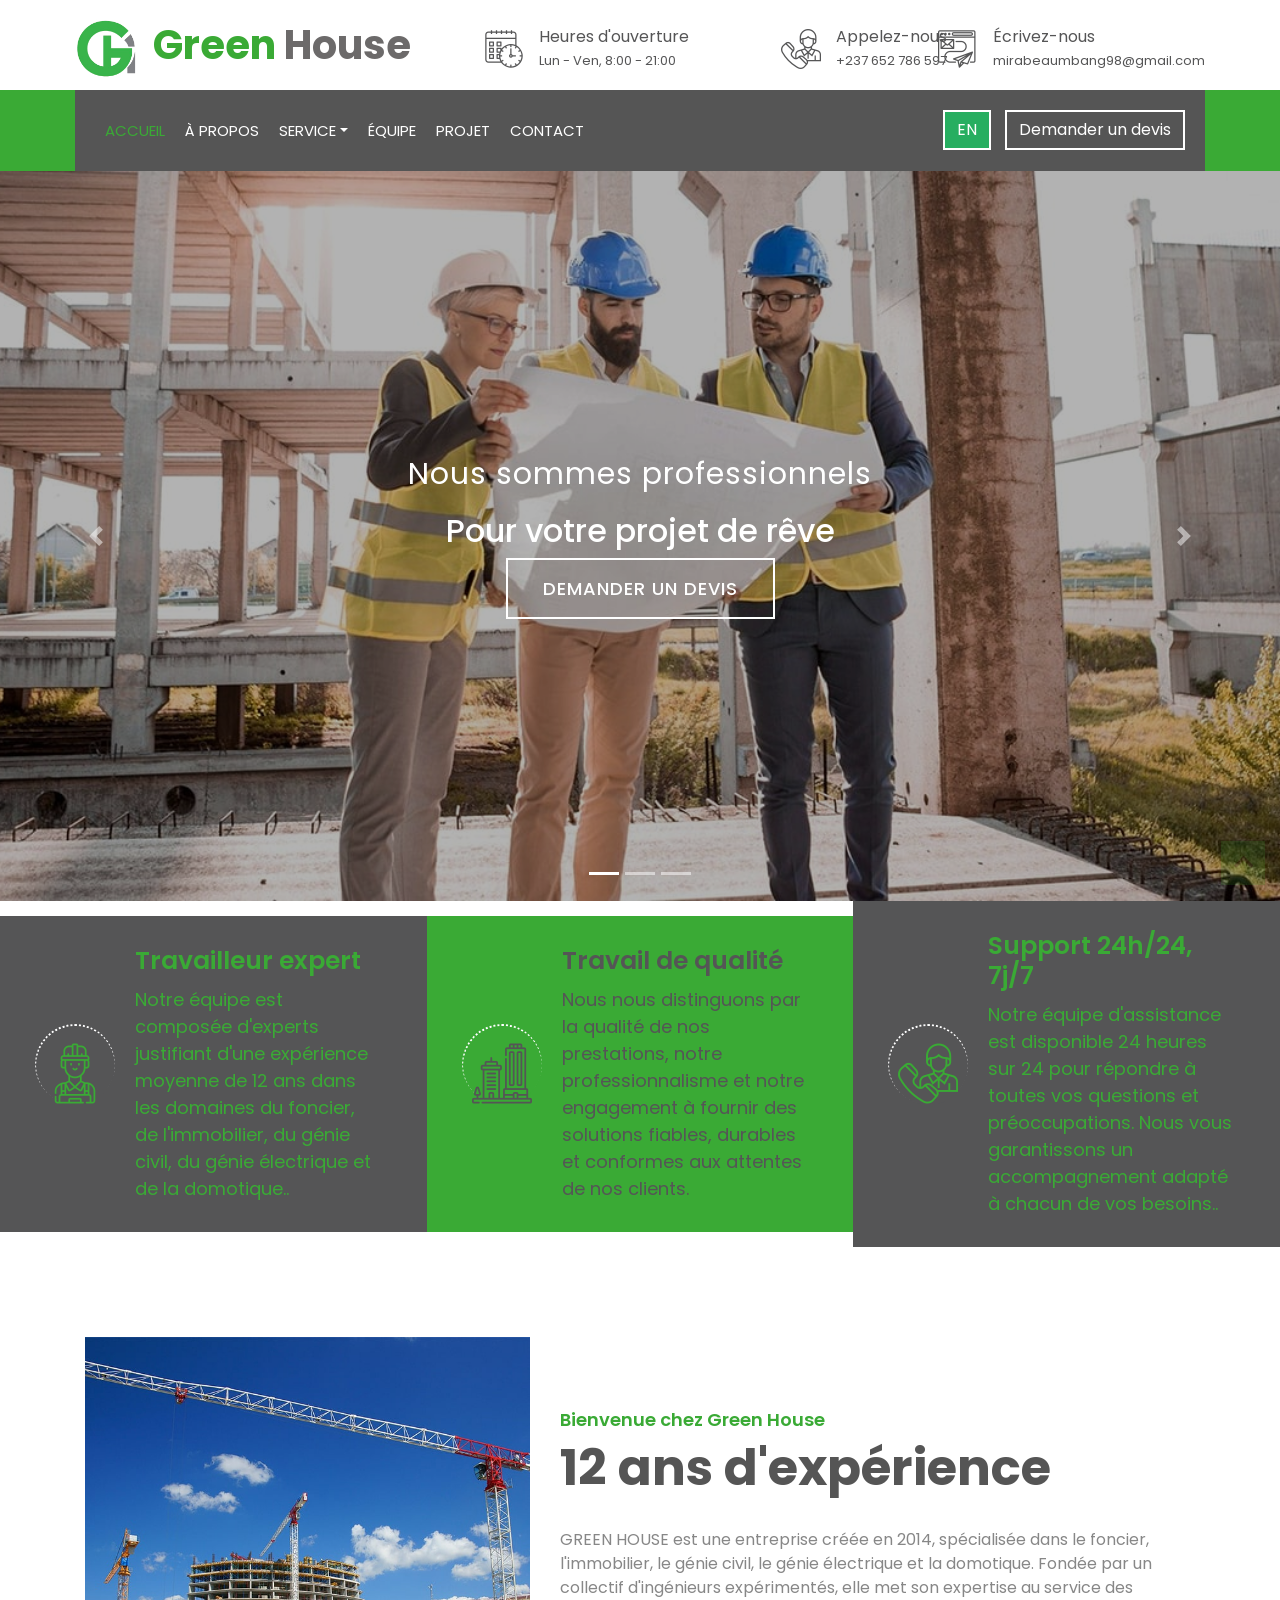
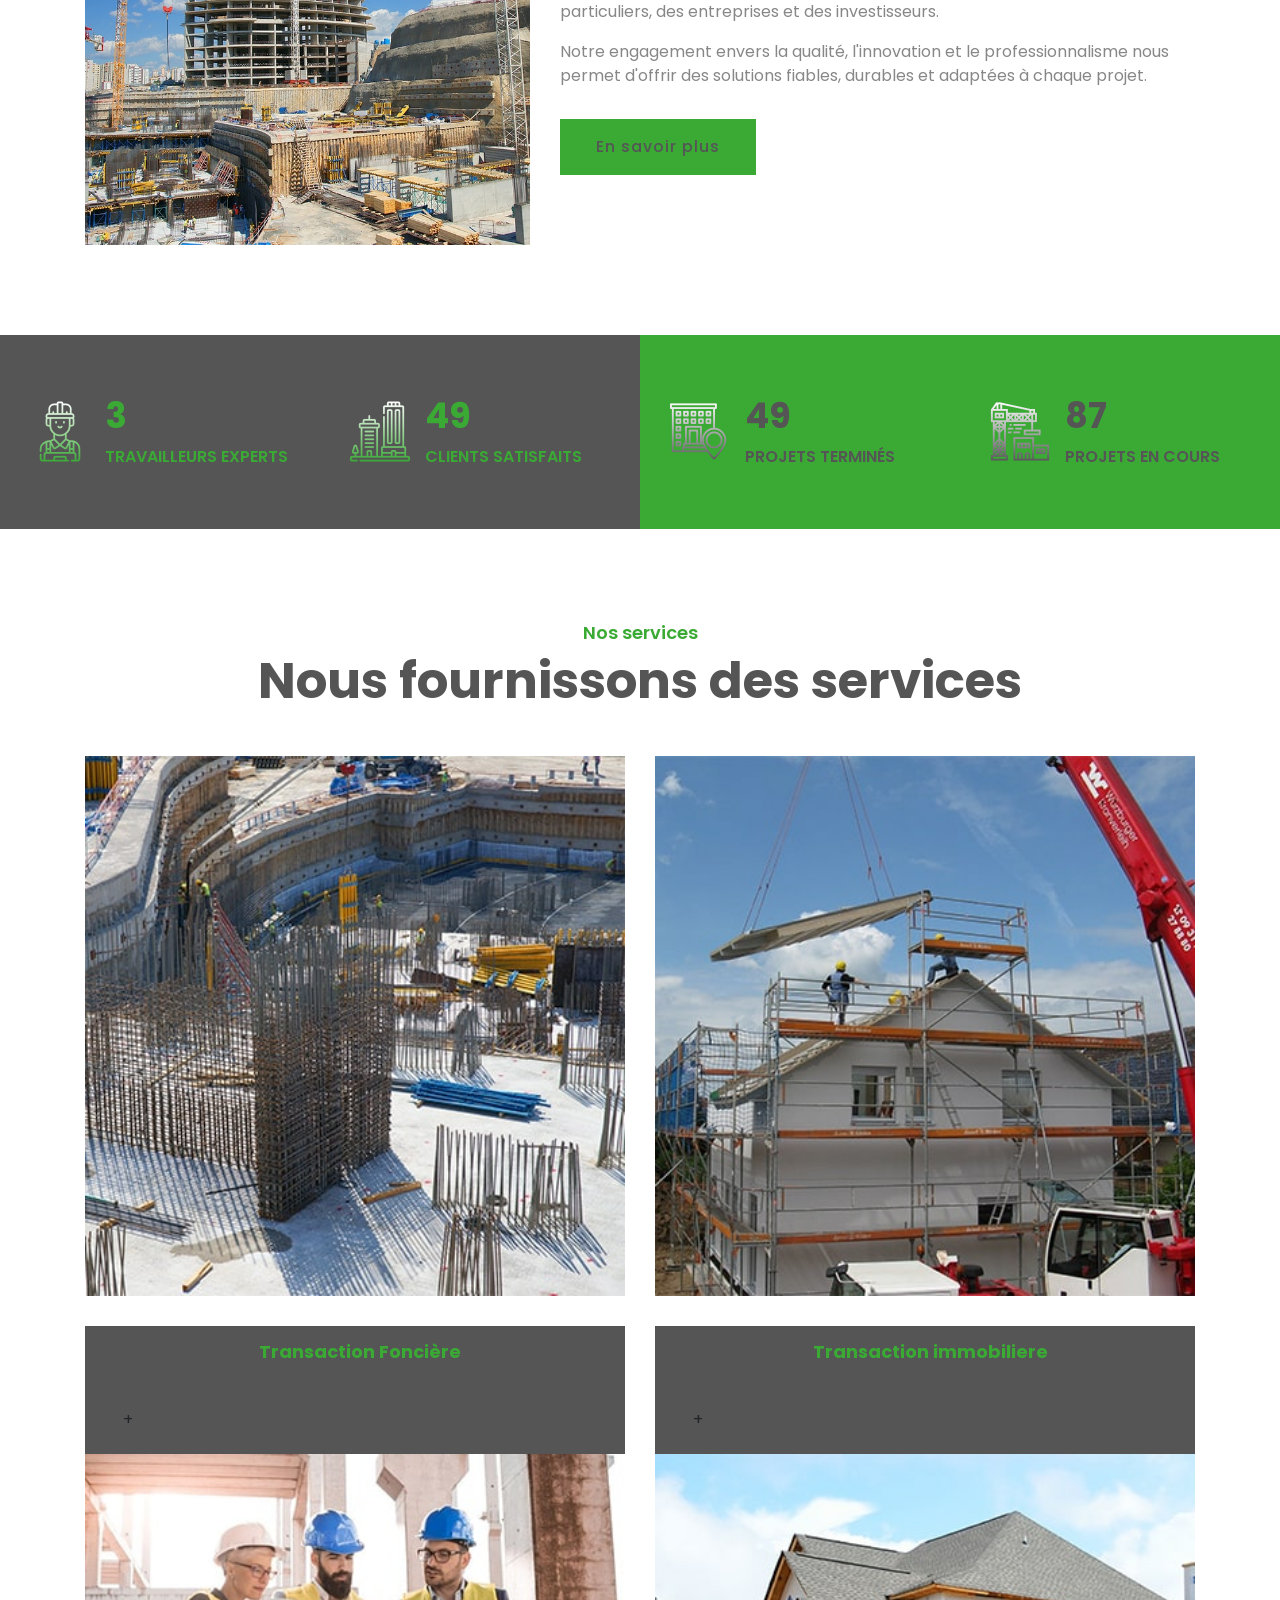
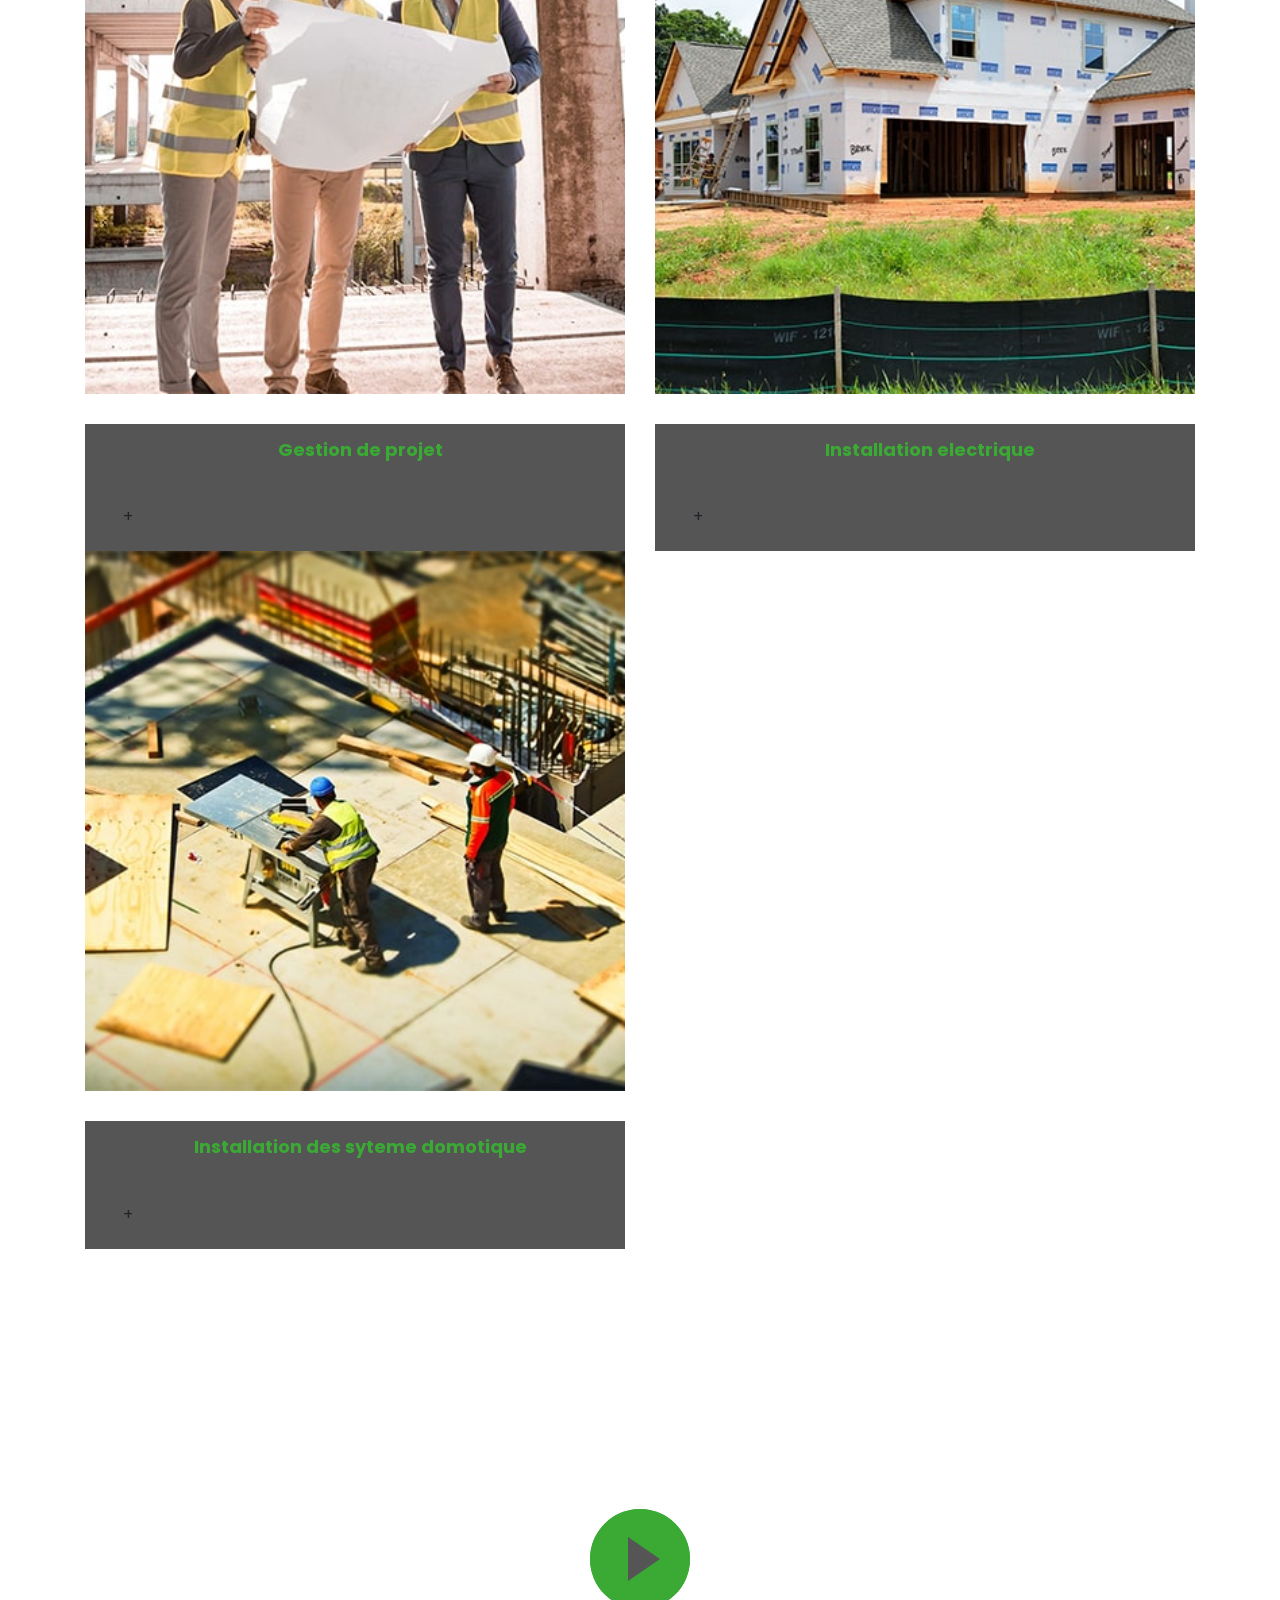
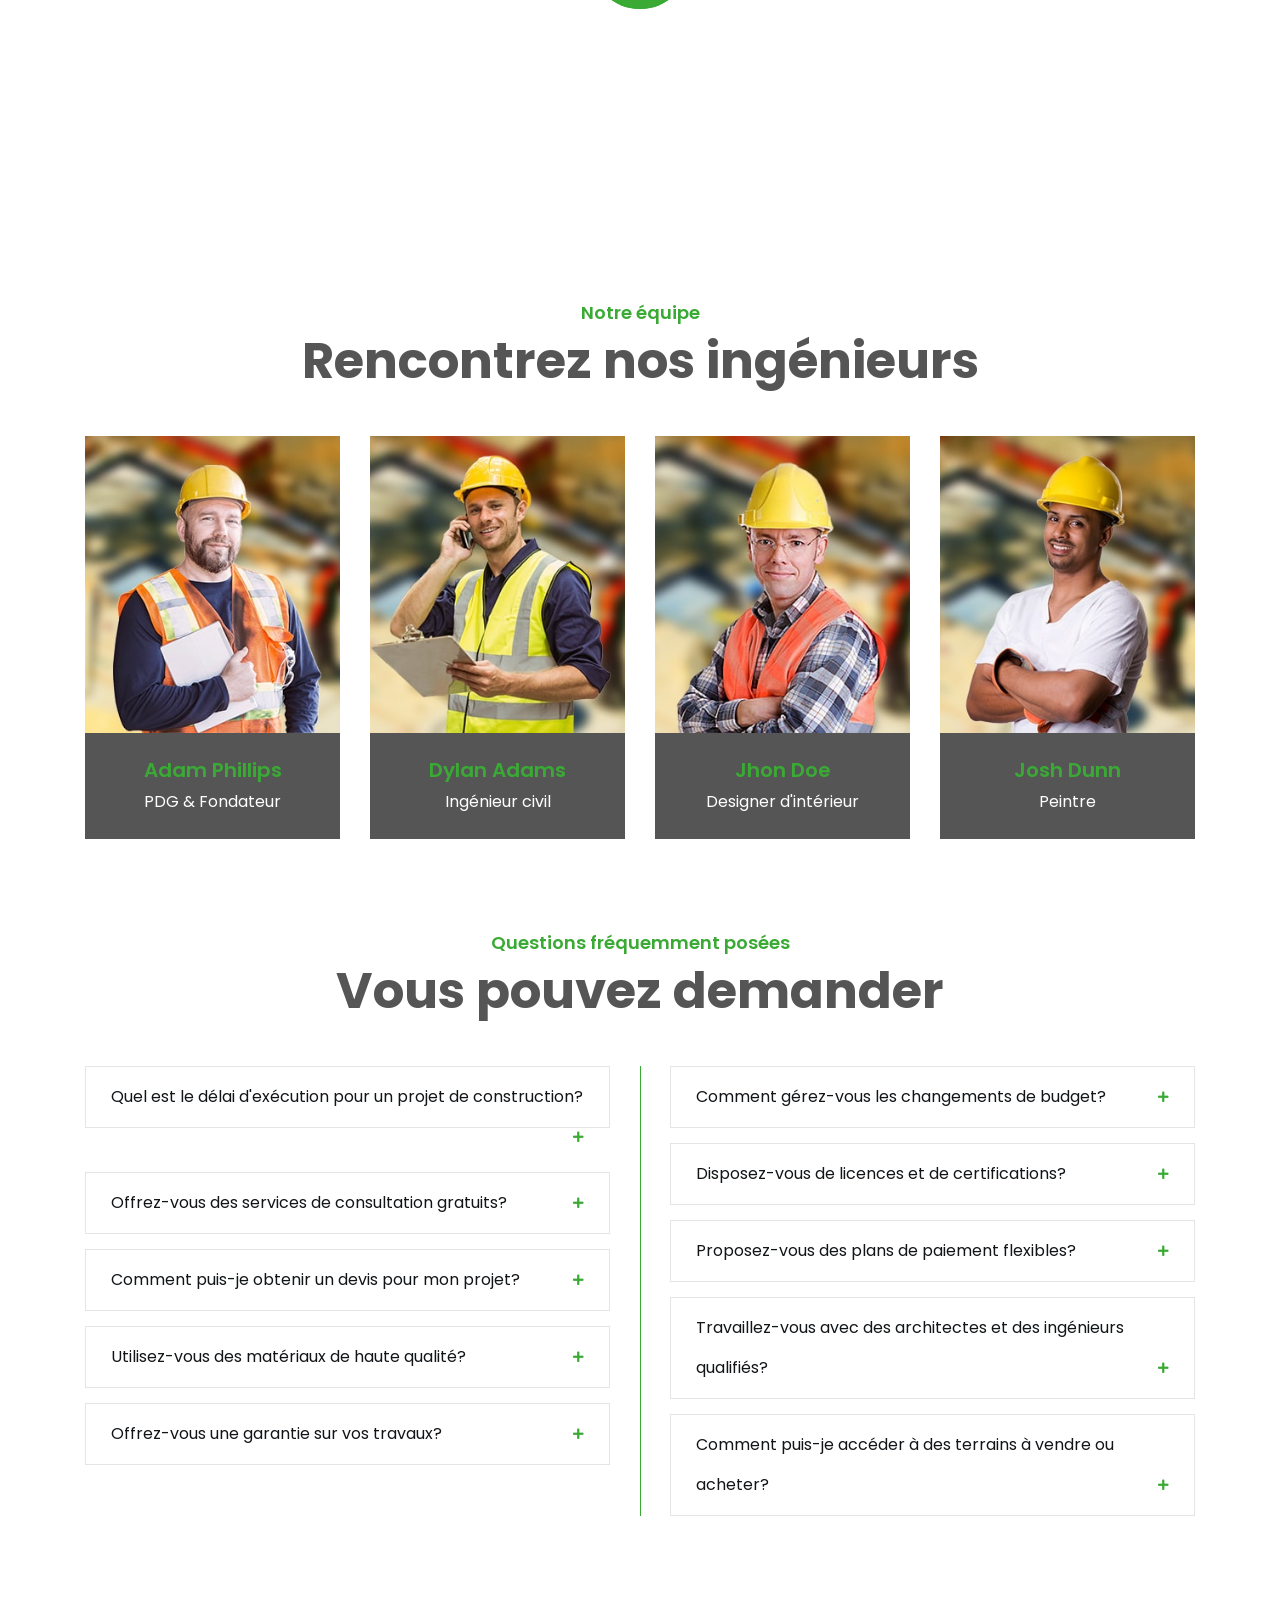
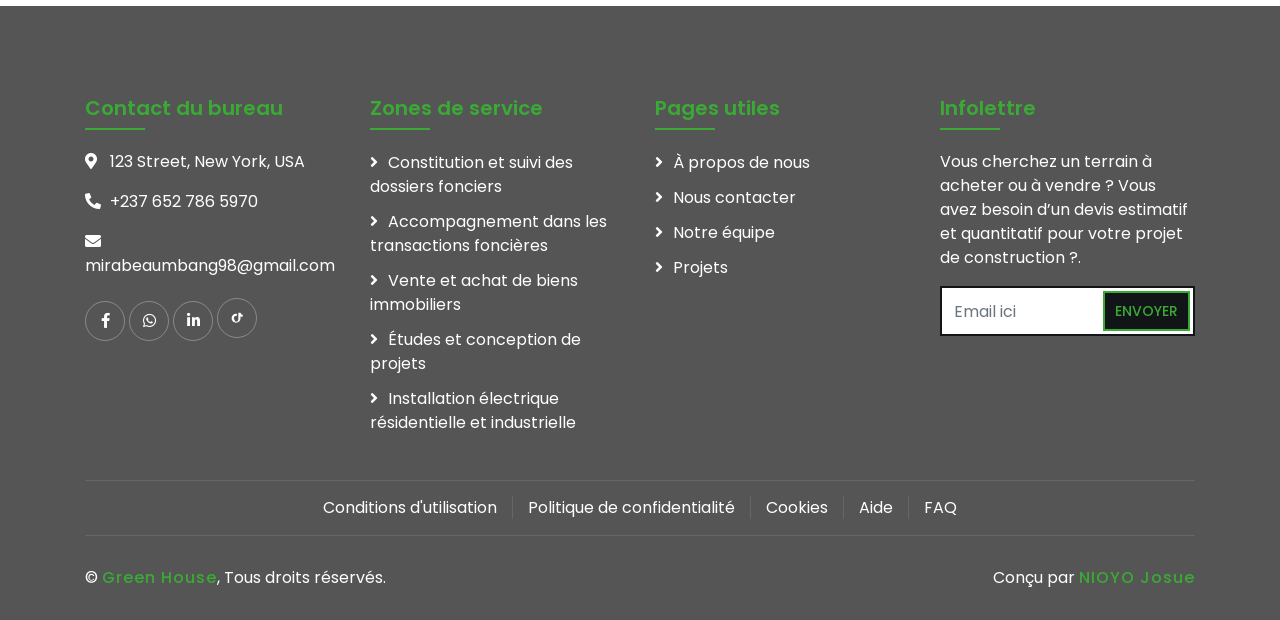
<file: index.html>
<!DOCTYPE html>
<html lang="en">
    <head>
        <meta charset="utf-8">
        <title>Green House - Construction Company</title>
        <meta content="width=device-width, initial-scale=1.0" name="viewport">
        <meta content="Green House, construction, immobilier, foncier, domotique, installation électrique" name="keywords">
        <meta content="Green House accompagne vos projets immobiliers et fonciers : sélection des parcelles, vérification des dossiers, transaction et travaux (génie civil, génie électrique et domotique)." name="description">


        <!-- Favicon -->
        <link href="img/favicon.ico" rel="icon">

        <!-- Google Font -->
        <link href="https://fonts.googleapis.com/css2?family=Poppins:wght@100;200;300;400;500;600;700;800;900&display=swap" rel="stylesheet">

        <!-- CSS Libraries -->
        <link href="https://stackpath.bootstrapcdn.com/bootstrap/4.4.1/css/bootstrap.min.css" rel="stylesheet">
        <link href="https://cdnjs.cloudflare.com/ajax/libs/font-awesome/5.10.0/css/all.min.css" rel="stylesheet">
        <link href="lib/flaticon/font/flaticon.css" rel="stylesheet"> 
        <link href="lib/animate/animate.min.css" rel="stylesheet">
        <link href="lib/owlcarousel/assets/owl.carousel.min.css" rel="stylesheet">
        <link href="lib/lightbox/css/lightbox.min.css" rel="stylesheet">
        <link href="lib/slick/slick.css" rel="stylesheet">
        <link href="lib/slick/slick-theme.css" rel="stylesheet">

        <!-- Template Stylesheet -->
        <link href="css/style.css" rel="stylesheet">
    </head>

    <body>
        <div class="wrapper">
            <!-- Top Bar Start -->
            <div class="top-bar">
                <div class="container-fluid">
                    <div class="row align-items-center">
                        <div class="col-lg-4 col-md-12">
                            <div class="logo">
                                <a href="index.html">
                                    <img src="img/logo.svg" alt="Logo" class="site-logo">
                                    <h1 style="color:#3AAA35;">Green <span style="color: #6c6a6a;">House</span></h1>
                                </a>
                            </div>
                        </div>
                        <div class="col-lg-8 col-md-7 d-none d-lg-block">
                            <div class="row">
                                <div class="col-4">
                                    <div class="top-bar-item">
                                        <div class="top-bar-icon">
                                            <i class="flaticon-calendar"></i>
                                        </div>
                                        <div class="top-bar-text">
                                            <h3>Heures d'ouverture</h3>
                                            <p>Lun - Ven, 8:00 - 21:00</p>
                                        </div>
                                    </div>
                                </div>
                                <div class="col-4">
                                    <div class="top-bar-item">
                                        <div class="top-bar-icon">
                                            <i class="flaticon-call"></i>
                                        </div>
                                        <div class="top-bar-text">
                                            <h3>Appelez-nous</h3>
                                            <p>+237 652 786 597</p>
                                        </div>
                                    </div>
                                </div>
                                <div class="col-4">
                                    <div class="top-bar-item">
                                        <div class="top-bar-icon">
                                            <i class="flaticon-send-mail"></i>
                                        </div>
                                        <div class="top-bar-text">
                                            <h3>Écrivez-nous</h3>
                                            <p>mirabeaumbang98@gmail.com</p>
                                        </div>
                                    </div>
                                </div>
                            </div>
                        </div>
                    </div>
                </div>
            </div>
            <!-- Top Bar End -->

            <!-- Nav Bar Start -->
            <div class="nav-bar">
                <div class="container-fluid">
                    <nav class="navbar navbar-expand-lg bg-dark navbar-dark">
                        <a href="#" class="navbar-brand">MENU</a>
                        <button type="button" class="navbar-toggler" data-toggle="collapse" data-target="#navbarCollapse">
                            <span class="navbar-toggler-icon"></span>
                        </button>

                        <div class="collapse navbar-collapse justify-content-between" id="navbarCollapse">
                            <div class="navbar-nav mr-auto">
                                <a href="index.html" class="nav-item nav-link active">Accueil</a>
                                <a href="about.html" class="nav-item nav-link">À propos</a>
                                <div class="nav-item dropdown">
                                    <a href="#" class="nav-link dropdown-toggle" data-toggle="dropdown" aria-haspopup="true" aria-expanded="false">Service</a>
                                    <div class="dropdown-menu">
                                        <a class="dropdown-item" href="service.html#transaction-fonciere">Transaction Foncière</a>
                                        <a class="dropdown-item" href="service.html#transaction-immobiliere">Transaction immobilière</a>
                                        <a class="dropdown-item" href="service.html#gestion-projet">Gestion de projet</a>
                                        <a class="dropdown-item" href="service.html#installation-electrique">Installation electrique</a>
                                        <a class="dropdown-item" href="service.html#installation-domotique">Installation des syteme domotique</a>
                                    </div>
                                </div>

                                <a href="team.html" class="nav-item nav-link">Équipe</a>
                                <a href="portfolio.html" class="nav-item nav-link">Projet</a>
                                <!-- <div class="nav-item dropdown">
                                    <a href="#" class="nav-link dropdown-toggle" data-toggle="dropdown">Pages</a>
                                    <div class="dropdown-menu">
                                        <a href="blog.html" class="dropdown-item">Page Blog</a>
                                        <a href="single.html" class="dropdown-item">Page Unique</a>
                                    </div> -->
                                <a href="contact.html" class="nav-item nav-link">Contact</a>
                            </div>
                            <div class="ml-auto">
                                <button id="lang-toggle" class="btn btn-language" style="background-color: #27ae60; color: white; margin-right: 10px;">EN</button>
                                <a class="btn" href="contact.html">Demander un devis</a>
                            </div>
                        </div>
                    </nav>
                </div>
            </div>
            <!-- Nav Bar End -->


            <!-- Carousel Start -->
            <div id="carousel" class="carousel slide" data-ride="carousel">
                <ol class="carousel-indicators">
                    <li data-target="#carousel" data-slide-to="0" class="active"></li>
                    <li data-target="#carousel" data-slide-to="1"></li>
                    <li data-target="#carousel" data-slide-to="2"></li>
                </ol>
                <div class="carousel-inner">
                    <div class="carousel-item active">
                        <img src="img/carousel-1.jpg" alt="Projet immobilier - Green House" fetchpriority="high" decoding="async">

                        <div class="carousel-caption">
                            <p class="animated fadeInRight">Nous sommes professionnels</p>
                            <h2 class="animated fadeInLeft">Pour votre projet de rêve</h2>

                            <a class="btn animated fadeInUp" href="contact.html">Demander un devis</a>
                        </div>
                    </div>

                    <div class="carousel-item">
                        <img src="img/carousel-2.jpg" alt="Construction et travaux - Green House" loading="lazy" decoding="async">

                        <div class="carousel-caption">
                            <p class="animated fadeInRight">Constructeur professionnel</p>
                            <h2 class="animated fadeInLeft">Nous construisons votre maison</h2>

                            <a class="btn animated fadeInUp" href="contact.html">Demander un devis</a>
                        </div>
                    </div>

                    <div class="carousel-item">
                        <img src="img/carousel-3.jpg" alt="Foncier et transaction - Green House" loading="lazy" decoding="async">

                        <div class="carousel-caption">
                            <p class="animated fadeInRight">Nous sommes de confiance</p>
                            <h2 class="animated fadeInLeft">Pour vos achats de Terrain</h2>

                            <a class="btn animated fadeInUp" href="contact.html">Demander un devis</a>
                        </div>
                    </div>
                </div>

                <a class="carousel-control-prev" href="#carousel" role="button" data-slide="prev">
                    <span class="carousel-control-prev-icon" aria-hidden="true"></span>
                    <span class="sr-only">Previous</span>
                </a>
                <a class="carousel-control-next" href="#carousel" role="button" data-slide="next">
                    <span class="carousel-control-next-icon" aria-hidden="true"></span>
                    <span class="sr-only">Next</span>
                </a>
            </div>
            <!-- Carousel End -->


            <!-- Feature Start-->
            <div class="feature wow fadeInUp" data-wow-delay="0.1s">
                <div class="container-fluid">
                    <div class="row align-items-center">
                        <div class="col-lg-4 col-md-12">
                            <div class="feature-item">
                                <div class="feature-icon">
                                    <fi class="flaticon-worker"></i>
                                </div>
                                <div class="feature-text">
                                    <h3>Travailleur expert</h3>
                                    <p>Notre équipe est composée d'experts justifiant d'une expérience
                                      moyenne de 12 ans dans les domaines du foncier, de l'immobilier, du génie civil,
                                      du génie électrique et de la domotique..
                                    </p>
                                </div>
                            </div>
                        </div>
                        <div class="col-lg-4 col-md-12">
                            <div class="feature-item">
                                <div class="feature-icon">
                                    <i class="flaticon-building"></i>
                                </div>
                                <div class="feature-text">
                                    <h3>Travail de qualité</h3>
                                    <p>Nous nous distinguons par la qualité de nos prestations, notre professionnalisme et notre engagement à fournir des solutions fiables, durables et conformes aux attentes de nos clients.</p>
                                </div>
                            </div>
                        </div>
                        <div class="col-lg-4 col-md-12">
                            <div class="feature-item">
                                <div class="feature-icon">
                                    <i class="flaticon-call"></i>
                                </div>
                                <div class="feature-text">
                                    <h3>Support 24h/24, 7j/7</h3>
                                    <p>Notre équipe d'assistance est disponible 24 heures sur 24 pour répondre à toutes vos questions et préoccupations. Nous vous garantissons un accompagnement adapté à chacun de vos besoins..</p>
                                </div>
                            </div>
                        </div>
                    </div>
                </div>
            </div>
            <!-- Feature End-->


            <!-- About Start -->
            <div class="about wow fadeInUp" data-wow-delay="0.1s">
                <div class="container">
                    <div class="row align-items-center">
                        <div class="col-lg-5 col-md-6">
                            <div class="about-img">
                                <img src="img/about.jpg" alt="Green House - équipe et accompagnement" loading="lazy" decoding="async">

                            </div>
                        </div>
                        <div class="col-lg-7 col-md-6">
                            <div class="section-header text-left">
                                <p>Bienvenue chez Green House</p>
                                <h2>12 ans d'expérience</h2>
                            </div>
                            <div class="about-text">
                                <p>GREEN HOUSE est une entreprise créée en 2014, spécialisée dans le foncier, l'immobilier, le génie civil, le génie électrique et la domotique. Fondée par un collectif d'ingénieurs expérimentés, elle met son expertise au service des particuliers, des entreprises et des investisseurs.
                                </p>
                                <p>Notre engagement envers la qualité, l'innovation et le professionnalisme nous permet d'offrir des solutions fiables, durables et adaptées à chaque projet.</p>
                                <a class="btn" href="about.html">En savoir plus</a>
                            </div>
                        </div>
                    </div>
                </div>
            </div>
            <!-- About End -->      


            <!-- Fact Start -->
            <div class="fact">
                <div class="container-fluid">
                    <div class="row counters">
                        <div class="col-md-6 fact-left wow slideInLeft">
                            <div class="row">
                                <div class="col-6">
                                    <div class="fact-icon">
                                        <i class="flaticon-worker"></i>
                                    </div>
                                    <div class="fact-text">
                                        <h2 data-toggle="counter-up">7</h2>
                                        <p>Travailleurs experts</p>
                                    </div>
                                </div>
                                <div class="col-6">
                                    <div class="fact-icon">
                                        <i class="flaticon-building"></i>
                                    </div>
                                    <div class="fact-text">
                                        <h2 data-toggle="counter-up">105</h2>
                                        <p>Clients satisfaits</p>
                                    </div>
                                </div>
                            </div>
                        </div>
                        <div class="col-md-6 fact-right wow slideInRight">
                            <div class="row">
                                <div class="col-6">
                                    <div class="fact-icon">
                                        <i class="flaticon-address"></i>
                                    </div>
                                    <div class="fact-text">
                                        <h2 data-toggle="counter-up">105</h2>
                                        <p>Projets terminés</p>
                                    </div>
                                </div>
                                <div class="col-6">
                                    <div class="fact-icon">
                                        <i class="flaticon-crane"></i>
                                    </div>
                                    <div class="fact-text">
                                        <h2 data-toggle="counter-up">185</h2>
                                        <p>Projets en cours</p>
                                    </div>
                                </div>
                            </div>
                        </div>
                    </div>
                </div>
            </div>
            <!-- Fact End -->


            <!-- Service Start -->
            <div class="service">
                <div class="container">
                    <div class="section-header text-center">
                        <p>Nos services</p>
                        <h2>Nous fournissons des services</h2>
                    </div>

                    <div class="row">
                        <div class="col-lg-6 col-md-6 wow fadeInUp" data-wow-delay="0.1s">
                            <a class="service-item d-block" href="service.html#transaction-fonciere">
                                <div class="service-img">
                                    <img src="img/service-1.jpg" alt="Transaction foncière - Green House" loading="lazy" decoding="async">

                                    <div class="service-overlay">
                                        <p>
                                            Sécurisez vos dossiers fonciers : vérification, accompagnement administratif et suivi jusqu’à l’aboutissement.
                                        </p>
                                    </div>
                                </div>
                                <div class="service-text">
                                    <h3>Transaction Foncière</h3>
                                    <a class="btn" href="service.html#transaction-fonciere" aria-label="Transaction Foncière">+</a>
                                </div>
                            </a>
                        </div>

                        <div class="col-lg-6 col-md-6 wow fadeInUp" data-wow-delay="0.2s">
                            <a class="service-item d-block" href="service.html#transaction-immobiliere">
                                <div class="service-img">
                                    <img src="img/service-2.jpg" alt="Transaction immobilière - Green House" loading="lazy" decoding="async">

                                    <div class="service-overlay">
                                        <p>
                                            Achat/vente immobilier : analyse, préparation et accompagnement pour conclure sereinement vos transactions.
                                        </p>
                                    </div>
                                </div>
                                <div class="service-text">
                                    <h3>Transaction immobiliere</h3>
                                    <a class="btn" href="service.html#transaction-immobiliere" aria-label="Transaction immobilière">+</a>
                                </div>
                            </a>
                        </div>

                        <div class="col-lg-6 col-md-6 wow fadeInUp" data-wow-delay="0.3s">
                            <a class="service-item d-block" href="service.html#gestion-projet">
                                <div class="service-img">
                                    <img src="img/service-3.jpg" alt="Gestion de projet - Green House" loading="lazy" decoding="async">

                                    <div class="service-overlay">
                                        <p>
                                            Gestion de projet de A à Z : planification, coordination des intervenants et contrôle de l’exécution.
                                        </p>
                                    </div>
                                </div>
                                <div class="service-text">
                                    <h3>Gestion de projet</h3>
                                    <a class="btn" href="service.html#gestion-projet" aria-label="Gestion de projet">+</a>
                                </div>
                            </a>
                        </div>

                        <div class="col-lg-6 col-md-6 wow fadeInUp" data-wow-delay="0.4s">
                            <a class="service-item d-block" href="service.html#installation-electrique">
                                <div class="service-img">
                                    <img src="img/service-4.jpg" alt="Installation électrique - Green House" loading="lazy" decoding="async">

                                    <div class="service-overlay">
                                        <p>
                                            Installation électrique résidentielle et industrielle : étude, réalisation et mise en conformité.
                                        </p>
                                    </div>
                                </div>
                                <div class="service-text">
                                    <h3>Installation electrique</h3>
                                    <a class="btn" href="service.html#installation-electrique" aria-label="Installation electrique">+</a>
                                </div>
                            </a>
                        </div>

                        <div class="col-lg-6 col-md-6 wow fadeInUp" data-wow-delay="0.5s">
                            <a class="service-item d-block" href="service.html#installation-domotique">
                                <div class="service-img">
                                    <img src="img/service-5.jpg" alt="Installation domotique - Green House" loading="lazy" decoding="async">

                                    <div class="service-overlay">
                                        <p>
                                            Système domotique : conception, installation et intégration pour un habitat intelligent et connecté.
                                        </p>
                                    </div>
                                </div>
                                <div class="service-text">
                                    <h3>Installation des syteme domotique</h3>
                                    <a class="btn" href="service.html#installation-domotique" aria-label="Installation des syteme domotique">+</a>
                                </div>
                            </a>
                        </div>
                    </div>
                </div>
            </div>
            <!-- Service End -->



            <!-- Video Start -->
            <div class="video wow fadeIn" data-wow-delay="0.1s">
                <div class="container">
                    <button type="button" class="btn-play" data-toggle="modal" data-src="https://www.youtube.com/embed/DWRcNpR6Kdc" data-target="#videoModal">
                        <span></span>
                    </button>
                </div>
            </div>
            
            <div class="modal fade" id="videoModal" tabindex="-1" role="dialog" aria-labelledby="exampleModalLabel" aria-hidden="true">
                <div class="modal-dialog" role="document">
                    <div class="modal-content">
                        <div class="modal-body">
                            <button type="button" class="close" data-dismiss="modal" aria-label="Close">
                                <span aria-hidden="true">&times;</span>
                            </button>        
                            <!-- 16:9 aspect ratio -->
                            <div class="embed-responsive embed-responsive-16by9">
                                <iframe class="embed-responsive-item" src="" id="video"  allowscriptaccess="always" allow="autoplay"></iframe>
                            </div>
                        </div>
                    </div>
                </div>
            </div>
            <!-- Video End -->


            <!-- Team Start -->
            <div class="team">
                <div class="container">
                    <div class="section-header text-center">
                        <p>Notre équipe</p>
                        <h2>Rencontrez nos ingénieurs</h2>
                    </div>
                    <div class="row">
                        <div class="col-lg-3 col-md-6 wow fadeInUp" data-wow-delay="0.1s">
                            <div class="team-item">
                                <div class="team-img">
                                    <img src="img/team-1.jpg" alt="Portrait - Adam Phillips" loading="lazy" decoding="async">

                                </div>
                                <div class="team-text">
                                    <h2>Adam Phillips</h2>
                                    <p>PDG & Fondateur</p>
                                </div>
                                <div class="team-social">
                                    <a class="social-tw" href=""><i class="fab fa-twitter"></i></a>
                                    <a class="social-fb" href=""><i class="fab fa-facebook-f"></i></a>
                                    <a class="social-li" href=""><i class="fab fa-linkedin-in"></i></a>
                                    <a class="social-in" href=""><i class="fab fa-instagram"></i></a>
                                </div>
                            </div>
                        </div>
                        <div class="col-lg-3 col-md-6 wow fadeInUp" data-wow-delay="0.2s">
                            <div class="team-item">
                                <div class="team-img">
                                    <img src="img/team-2.jpg" alt="Portrait - Dylan Adams" loading="lazy" decoding="async">

                                </div>
                                <div class="team-text">
                                    <h2>Dylan Adams</h2>
                                    <p>Ingénieur civil</p>
                                </div>
                                <div class="team-social">
                                    <a class="social-tw" href=""><i class="fab fa-twitter"></i></a>
                                    <a class="social-fb" href=""><i class="fab fa-facebook-f"></i></a>
                                    <a class="social-li" href=""><i class="fab fa-linkedin-in"></i></a>
                                    <a class="social-in" href=""><i class="fab fa-instagram"></i></a>
                                </div>
                            </div>
                        </div>
                        <div class="col-lg-3 col-md-6 wow fadeInUp" data-wow-delay="0.3s">
                            <div class="team-item">
                                <div class="team-img">
                                    <img src="img/team-3.jpg" alt="Portrait - Jhon Doe" loading="lazy" decoding="async">

                                </div>
                                <div class="team-text">
                                    <h2>Jhon Doe</h2>
                                    <p>Designer d'intérieur</p>
                                </div>
                                <div class="team-social">
                                    <a class="social-tw" href=""><i class="fab fa-twitter"></i></a>
                                    <a class="social-fb" href=""><i class="fab fa-facebook-f"></i></a>
                                    <a class="social-li" href=""><i class="fab fa-linkedin-in"></i></a>
                                    <a class="social-in" href=""><i class="fab fa-instagram"></i></a>
                                </div>
                            </div>
                        </div>
                        <div class="col-lg-3 col-md-6 wow fadeInUp" data-wow-delay="0.4s">
                            <div class="team-item">
                                <div class="team-img">
                                    <img src="img/team-4.jpg" alt="Portrait - Josh Dunn" loading="lazy" decoding="async">

                                </div>
                                <div class="team-text">
                                    <h2>Josh Dunn</h2>
                                    <p>Peintre</p>
                                </div>
                                <div class="team-social">
                                    <a class="social-tw" href=""><i class="fab fa-twitter"></i></a>
                                    <a class="social-fb" href=""><i class="fab fa-facebook-f"></i></a>
                                    <a class="social-li" href=""><i class="fab fa-linkedin-in"></i></a>
                                    <a class="social-in" href=""><i class="fab fa-instagram"></i></a>
                                </div>
                            </div>
                        </div>
                    </div>
                </div>
            </div>
            <!-- Team End -->
            

            <!-- FAQs Start (Desktop: all, Mobile/Tablet: 3) -->
            <div class="faqs d-none d-md-block">
                <div class="container">
                    <div class="section-header text-center">
                        <p>Questions fréquemment posées</p>
                        <h2>Vous pouvez demander</h2>
                    </div>
                    <div class="row">
                        <div class="col-md-6">
                            <div id="accordion-1">
                                <div class="card wow fadeInLeft" data-wow-delay="0.1s">
                                    <div class="card-header">
                                        <a class="card-link collapsed" data-toggle="collapse" href="#collapseOne">
                                            Quel est le délai d'exécution pour un projet de construction?
                                        </a>
                                    </div>
                                    <div id="collapseOne" class="collapse" data-parent="#accordion-1">
                                        <div class="card-body">
                                            Le délai dépend de la complexité et de la taille du projet. Généralement, nous fournissons un calendrier détaillé lors de la phase de planification et nous nous engageons à respecter les délais convenus.
                                        </div>
                                    </div>
                                </div>
                                <div class="card wow fadeInLeft" data-wow-delay="0.2s">
                                    <div class="card-header">
                                        <a class="card-link collapsed" data-toggle="collapse" href="#collapseTwo">
                                            Offrez-vous des services de consultation gratuits?
                                        </a>
                                    </div>
                                    <div id="collapseTwo" class="collapse" data-parent="#accordion-1">
                                        <div class="card-body">
                                            Oui, nous offrons une première consultation gratuite pour discuter de votre projet et comprendre vos besoins spécifiques. Cela nous permet de fournir un devis précis.
                                        </div>
                                    </div>
                                </div>
                                <div class="card wow fadeInLeft" data-wow-delay="0.3s">
                                    <div class="card-header">
                                        <a class="card-link collapsed" data-toggle="collapse" href="#collapseThree">
                                            Comment puis-je obtenir un devis pour mon projet?
                                        </a>
                                    </div>
                                    <div id="collapseThree" class="collapse" data-parent="#accordion-1">
                                        <div class="card-body">
                                            Vous pouvez nous contacter via le formulaire de contact ou nous appeler directement. Notre équipe visitera votre site et établira un devis personnalisé basé sur vos exigences spécifiques.
                                        </div>
                                    </div>
                                </div>
                                <div class="card wow fadeInLeft" data-wow-delay="0.4s">
                                    <div class="card-header">
                                        <a class="card-link collapsed" data-toggle="collapse" href="#collapseFour">
                                            Utilisez-vous des matériaux de haute qualité?
                                        </a>
                                    </div>
                                    <div id="collapseFour" class="collapse" data-parent="#accordion-1">
                                        <div class="card-body">
                                            Oui, nous utilisons uniquement des matériaux de qualité supérieure provenant de fournisseurs de confiance. Cela garantit la durabilité et la sécurité de votre projet.
                                        </div>
                                    </div>
                                </div>
                                <div class="card wow fadeInLeft" data-wow-delay="0.5s">
                                    <div class="card-header">
                                        <a class="card-link collapsed" data-toggle="collapse" href="#collapseFive">
                                            Offrez-vous une garantie sur vos travaux?
                                        </a>
                                    </div>
                                    <div id="collapseFive" class="collapse" data-parent="#accordion-1">
                                        <div class="card-body">
                                            Oui, tous nos projets sont couverts par une garantie complète. Nous nous engageons à corriger tout défaut identifié après la livraison du projet.
                                        </div>
                                    </div>
                                </div>
                            </div>
                        </div>
                        <div class="col-md-6">
                            <div id="accordion-2">
                                <div class="card wow fadeInRight" data-wow-delay="0.1s">
                                    <div class="card-header">
                                        <a class="card-link collapsed" data-toggle="collapse" href="#collapseSix">
                                            Comment gérez-vous les changements de budget?
                                        </a>
                                    </div>
                                    <div id="collapseSix" class="collapse" data-parent="#accordion-2">
                                        <div class="card-body">
                                            Nous travaillons en toute transparence avec vous. Si des ajustements sont nécessaires, nous en discuterons et fournirons des options alternatives pour rester dans vos limites budgétaires.
                                        </div>
                                    </div>
                                </div>
                                <div class="card wow fadeInRight" data-wow-delay="0.2s">
                                    <div class="card-header">
                                        <a class="card-link collapsed" data-toggle="collapse" href="#collapseSeven">
                                            Disposez-vous de licences et de certifications?
                                        </a>
                                    </div>
                                    <div id="collapseSeven" class="collapse" data-parent="#accordion-2">
                                        <div class="card-body">
                                            Oui, notre entreprise possède toutes les licences et certifications requises. Notre équipe comprend des ingénieurs agréés et des architectes qualifiés.
                                        </div>
                                    </div>
                                </div>
                                <div class="card wow fadeInRight" data-wow-delay="0.3s">
                                    <div class="card-header">
                                        <a class="card-link collapsed" data-toggle="collapse" href="#collapseEight">
                                            Proposez-vous des plans de paiement flexibles?
                                        </a>
                                    </div>
                                    <div id="collapseEight" class="collapse" data-parent="#accordion-2">
                                        <div class="card-body">
                                            Oui, nous proposons plusieurs options de paiement flexibles adaptées à votre situation financière. Contactez-nous pour discuter d'un plan de paiement qui vous convient.
                                        </div>
                                    </div>
                                </div>
                                <div class="card wow fadeInRight" data-wow-delay="0.4s">
                                    <div class="card-header">
                                        <a class="card-link collapsed" data-toggle="collapse" href="#collapseNine">
                                            Travaillez-vous avec des architectes et des ingénieurs qualifiés?
                                        </a>
                                    </div>
                                    <div id="collapseNine" class="collapse" data-parent="#accordion-2">
                                        <div class="card-body">
                                            Absolument, notre équipe comprend des professionnels expérimentés dans tous les domaines de la construction et du design. Chaque projet bénéficie de l'expertise de nos meilleurs talents.
                                        </div>
                                    </div>
                                </div>
                                <div class="card wow fadeInRight" data-wow-delay="0.5s">
                                    <div class="card-header">
                                        <a class="card-link collapsed" data-toggle="collapse" href="#collapseTen">
                                            Comment puis-je accéder à des terrains à vendre ou acheter?
                                        </a>
                                    </div>
                                    <div id="collapseTen" class="collapse" data-parent="#accordion-2">
                                        <div class="card-body">
                                            Nous disposons d'une liste complète de terrains disponibles à la vente ou à l'achat. Contactez notre département immobilier pour consulter notre portefeuille actuel et trouver le terrain idéal.
                                        </div>
                                    </div>
                                </div>
                            </div>
                        </div>
                    </div>
                </div>
            </div>

            <div class="faqs d-md-none">
                <div class="container">
                    <div class="section-header text-center">
                        <p>Questions fréquemment posées</p>
                        <h2>Vous pouvez demander</h2>
                    </div>

                    <div class="row">
                        <div class="col-12">
                            <div id="accordion-mobile">
                                <div class="card wow fadeInLeft" data-wow-delay="0.1s">
                                    <div class="card-header">
                                        <a class="card-link collapsed" data-toggle="collapse" href="#collapseOneMobile">
                                            Quel est le délai d'exécution pour un projet de construction?
                                        </a>
                                    </div>
                                    <div id="collapseOneMobile" class="collapse" data-parent="#accordion-mobile">
                                        <div class="card-body">
                                            Le délai dépend de la complexité et de la taille du projet. Généralement, nous fournissons un calendrier détaillé lors de la phase de planification et nous nous engageons à respecter les délais convenus.
                                        </div>
                                    </div>
                                </div>

                                <div class="card wow fadeInLeft" data-wow-delay="0.2s">
                                    <div class="card-header">
                                        <a class="card-link collapsed" data-toggle="collapse" href="#collapseSevenMobile">
                                            Disposez-vous de licences et de certifications?
                                        </a>
                                    </div>
                                    <div id="collapseSevenMobile" class="collapse" data-parent="#accordion-mobile">
                                        <div class="card-body">
                                            Oui, notre entreprise possède toutes les licences et certifications requises. Notre équipe comprend des ingénieurs agréés et des architectes qualifiés.
                                        </div>
                                    </div>
                                </div>

                                <div class="card wow fadeInLeft" data-wow-delay="0.3s">
                                    <div class="card-header">
                                        <a class="card-link collapsed" data-toggle="collapse" href="#collapseEightMobile">
                                            Proposez-vous des plans de paiement flexibles?
                                        </a>
                                    </div>
                                    <div id="collapseEightMobile" class="collapse" data-parent="#accordion-mobile">
                                        <div class="card-body">
                                            Oui, nous proposons plusieurs options de paiement flexibles adaptées à votre situation financière. Contactez-nous pour discuter d'un plan de paiement qui vous convient.
                                        </div>
                                    </div>
                                </div>
                            </div>

                            <div class="text-center mt-3">
                                <a class="btn btn-faq-more" href="about.html#faq">Voir plus de FAQs</a>
                            </div>
                        </div>
                    </div>
                </div>
            </div>
            <!-- FAQs End -->


            <!-- Testimonial Start -->
            <!-- <div class="testimonial wow fadeIn" data-wow-delay="0.1s">
                <div class="container">
                    <div class="row">
                        <div class="col-12">
                            <div class="testimonial-slider-nav">
                                <div class="slider-nav"><img src="img/testimonial-1.jpg" alt="Testimonial"></div>
                                <div class="slider-nav"><img src="img/testimonial-2.jpg" alt="Testimonial"></div>
                                <div class="slider-nav"><img src="img/testimonial-3.jpg" alt="Testimonial"></div>
                                <div class="slider-nav"><img src="img/testimonial-4.jpg" alt="Testimonial"></div>
                                <div class="slider-nav"><img src="img/testimonial-1.jpg" alt="Testimonial"></div>
                                <div class="slider-nav"><img src="img/testimonial-2.jpg" alt="Testimonial"></div>
                                <div class="slider-nav"><img src="img/testimonial-3.jpg" alt="Testimonial"></div>
                                <div class="slider-nav"><img src="img/testimonial-4.jpg" alt="Testimonial"></div>
                            </div>
                        </div>
                    </div>
                    <div class="row">
                        <div class="col-12">
                            <div class="testimonial-slider">
                                <div class="slider-item">
                                    <h3>Customer Name</h3>
                                    <h4>profession</h4>
                                    <p>Lorem ipsum dolor sit amet, consectetur adipiscing elit. Phasellus nec pretium mi. Curabitur facilisis ornare velit non vulputate. Aliquam metus tortor, auctor id gravida condimentum, viverra quis sem. Curabitur non nisl nec nisi scelerisque maximus.</p>
                                </div>
                                <div class="slider-item">
                                    <h3>Customer Name</h3>
                                    <h4>profession</h4>
                                    <p>Lorem ipsum dolor sit amet, consectetur adipiscing elit. Phasellus nec pretium mi. Curabitur facilisis ornare velit non vulputate. Aliquam metus tortor, auctor id gravida condimentum, viverra quis sem. Curabitur non nisl nec nisi scelerisque maximus.</p>
                                </div>
                                <div class="slider-item">
                                    <h3>Customer Name</h3>
                                    <h4>profession</h4>
                                    <p>Lorem ipsum dolor sit amet, consectetur adipiscing elit. Phasellus nec pretium mi. Curabitur facilisis ornare velit non vulputate. Aliquam metus tortor, auctor id gravida condimentum, viverra quis sem. Curabitur non nisl nec nisi scelerisque maximus.</p>
                                </div>
                                <div class="slider-item">
                                    <h3>Customer Name</h3>
                                    <h4>profession</h4>
                                    <p>Lorem ipsum dolor sit amet, consectetur adipiscing elit. Phasellus nec pretium mi. Curabitur facilisis ornare velit non vulputate. Aliquam metus tortor, auctor id gravida condimentum, viverra quis sem. Curabitur non nisl nec nisi scelerisque maximus.</p>
                                </div>
                                <div class="slider-item">
                                    <h3>Customer Name</h3>
                                    <h4>profession</h4>
                                    <p>Lorem ipsum dolor sit amet, consectetur adipiscing elit. Phasellus nec pretium mi. Curabitur facilisis ornare velit non vulputate. Aliquam metus tortor, auctor id gravida condimentum, viverra quis sem. Curabitur non nisl nec nisi scelerisque maximus.</p>
                                </div>
                                <div class="slider-item">
                                    <h3>Customer Name</h3>
                                    <h4>profession</h4>
                                    <p>Lorem ipsum dolor sit amet, consectetur adipiscing elit. Phasellus nec pretium mi. Curabitur facilisis ornare velit non vulputate. Aliquam metus tortor, auctor id gravida condimentum, viverra quis sem. Curabitur non nisl nec nisi scelerisque maximus.</p>
                                </div>
                                <div class="slider-item">
                                    <h3>Customer Name</h3>
                                    <h4>profession</h4>
                                    <p>Lorem ipsum dolor sit amet, consectetur adipiscing elit. Phasellus nec pretium mi. Curabitur facilisis ornare velit non vulputate. Aliquam metus tortor, auctor id gravida condimentum, viverra quis sem. Curabitur non nisl nec nisi scelerisque maximus.</p>
                                </div>
                                <div class="slider-item">
                                    <h3>Customer Name</h3>
                                    <h4>profession</h4>
                                    <p>Lorem ipsum dolor sit amet, consectetur adipiscing elit. Phasellus nec pretium mi. Curabitur facilisis ornare velit non vulputate. Aliquam metus tortor, auctor id gravida condimentum, viverra quis sem. Curabitur non nisl nec nisi scelerisque maximus.</p>
                                </div>
                            </div>
                        </div>
                    </div>
                </div>
            </div> -->
            <!-- Testimonial End -->

            <!-- This section to be remove -->
            <!-- Blog Start -->
            <!-- <div class="blog">
                <div class="container">
                    <div class="section-header text-center">
                        <p>Dernier blog</p>
                        <h2>Dernières nouvelles de notre blog</h2>
                    </div>
                    <div class="row">
                        <div class="col-lg-4 col-md-6 wow fadeInUp" data-wow-delay="0.2s">
                            <div class="blog-item">
                                <div class="blog-img">
                                    <img src="img/blog-1.jpg" alt="Image">
                                </div>
                                <div class="blog-title">
                                    <h3>Lorem ipsum dolor sit</h3>
                                    <a class="btn" href="">+</a>
                                </div>
                                <div class="blog-meta">
                                    <p>Par<a href="">Admin</a></p>
                                    <p>Dans<a href="">Construction</a></p>
                                </div>
                                <div class="blog-text">
                                    <p>
                                        Lorem ipsum dolor sit amet elit. Phasellus nec pretium mi. Curabitur facilisis ornare velit non vulputate. Aliquam metus tortor
                                    </p>
                                </div>
                            </div>
                        </div>
                        <div class="col-lg-4 col-md-6 wow fadeInUp">
                            <div class="blog-item">
                                <div class="blog-img">
                                    <img src="img/blog-2.jpg" alt="Image">
                                </div>
                                <div class="blog-title">
                                    <h3>Lorem ipsum dolor sit</h3>
                                    <a class="btn" href="">+</a>
                                </div>
                                <div class="blog-meta">
                                    <p>Par<a href="">Admin</a></p>
                                    <p>Dans<a href="">Construction</a></p>
                                </div>
                                <div class="blog-text">
                                    <p>
                                        Lorem ipsum dolor sit amet elit. Phasellus nec pretium mi. Curabitur facilisis ornare velit non vulputate. Aliquam metus tortor
                                    </p>
                                </div>
                            </div>
                        </div>
                        <div class="col-lg-4 col-md-6 wow fadeInUp" data-wow-delay="0.2s">
                            <div class="blog-item">
                                <div class="blog-img">
                                    <img src="img/blog-3.jpg" alt="Image">
                                </div>
                                <div class="blog-title">
                                    <h3>Lorem ipsum dolor sit</h3>
                                    <a class="btn" href="">+</a>
                                </div>
                                <div class="blog-meta">
                                    <p>Par<a href="">Admin</a></p>
                                    <p>Dans<a href="">Construction</a></p>
                                </div>
                                <div class="blog-text">
                                    <p>
                                        Lorem ipsum dolor sit amet elit. Phasellus nec pretium mi. Curabitur facilisis ornare velit non vulputate. Aliquam metus tortor
                                    </p>
                                </div>
                            </div>
                        </div>
                    </div>
                </div>
            </div> -->
            <!-- Blog End -->


            <!-- Footer Start -->
            <div class="footer wow fadeIn" data-wow-delay="0.3s">
                <div class="container">
                    <div class="row">
                        <div class="col-md-6 col-lg-3">
                            <div class="footer-contact">
                                <h2>Contact du bureau</h2>
                                <p><i class="fa fa-map-marker-alt"></i>123 Street, New York, USA</p>
                                <p><i class="fa fa-phone-alt"></i>+237 652 786 5970</p>
                                <p><i class="fa fa-envelope"></i>mirabeaumbang98@gmail.com</p>
                                <div class="footer-social">
                                    <a href="https://www.facebook.com/share/1CXBwgBWYF/" target="_blank" rel="noopener" aria-label="Suivez-nous sur Facebook"><i class="fab fa-facebook-f"></i></a>
                                    <!-- <a href=""><i class="fab fa-youtube"></i></a> -->
                                    <a href="https://wa.me/652786597" target="_blank" rel="noopener" aria-label="Contactez-nous par WhatsApp"><i class="fab fa-whatsapp"></i></a>
                                    <!-- <a href=""><i class="fab fa-instagram"></i></a> -->
                                    <a href="https://www.linkedin.com/in/mirabeau-umbang-98/" target="_blank" rel="noopener" aria-label="Suivez-nous sur LinkedIn"><i class="fab fa-linkedin-in"></i></a>
                                    <a href="https://vt.tiktok.com/ZS9fGUL58/" target="_blank" rel="noopener" aria-label="Suivez-nous sur TikTok" aria-label="TikTok">
                                        <svg xmlns="http://www.w3.org/2000/svg" viewBox="0 0 24 24" width="16" height="16" style="display:block;">
                                            <path d="M21.5 7.3c-1.1-.1-2-.4-2.9-1.1-.6-.5-1.2-1.3-1.4-2.1H14v10.2c0 1.8-1.5 3.3-3.3 3.3S7.4 13.9 7.4 12.1c0-1.8 1.5-3.3 3.3-3.3.4 0 .8.1 1.2.2V5.9c-.4-.1-.9-.1-1.3-.1-3.7 0-6.7 3-6.7 6.7s3 6.7 6.7 6.7 6.7-3 6.7-6.7V9.2c.9.6 2 1 3.3 1.1V7.3z"/>
                                        </svg>
                                    </a>

                                </div>
                            </div>
                        </div>
                        <div class="col-md-6 col-lg-3">
                            <div class="footer-link">
                                <h2>Zones de service</h2>
                                <a href="contact.html?sujet=Constitution%20et%20suivi%20des%20dossiers%20fonciers">Constitution et suivi des dossiers fonciers</a>
                                <a href="contact.html?sujet=Accompagnement%20dans%20les%20transactions%20foncières">Accompagnement dans les transactions foncières</a>
                                <a href="contact.html?sujet=Vente%20et%20achat%20de%20biens%20immobiliers">Vente et achat de biens immobiliers</a>
                                <a href="contact.html?sujet=%C3%89tudes%20et%20conception%20de%20projets">Études et conception de projets</a>
                                <a href="contact.html?sujet=Installation%20%C3%A9lectrique%20r%C3%A9sidentielle%20et%20industrielle">Installation électrique résidentielle et industrielle</a>
                            </div>
                        </div>
                        <div class="col-md-6 col-lg-3">
                            <div class="footer-link">
                                <h2>Pages utiles</h2>
                                <a href="about.html">À propos de nous</a>
                                <a href="contact.html">Nous contacter</a>
                                <a href="team.html">Notre équipe</a>
                                <a href="projects.html">Projets</a>
                            </div>
                        </div>
                        <div class="col-md-6 col-lg-3">
                            <div class="newsletter">
                                <h2>Infolettre</h2>
                                <p>
                                    Vous cherchez un terrain à acheter ou à vendre ? Vous avez besoin d’un devis estimatif et quantitatif pour votre projet de construction ?.
                                </p>
                                <div class="form">
                                    <input class="form-control" placeholder="Email ici">
                                    <button class="btn">Envoyer</button>
                                </div>
                            </div>
                        </div>
                    </div>
                </div>
                <div class="container footer-menu">
                    <div class="f-menu">
                        <a href="conditions.html">Conditions d'utilisation</a>
                        <a href="politique-confidentialite.html">Politique de confidentialité</a>
                        <a href="cookies.html">Cookies</a>
                        <a href="aide.html">Aide</a>
                        <a href="about.html#faq">FAQ</a>
                    </div>
                </div>
                <div class="container copyright">
                    <div class="row">
                        <div class="col-md-6">
                            <p>&copy; <a href="#">Green House</a>, Tous droits réservés.</p>
                        </div>
                        <div class="col-md-6">
                            <p>Conçu par <a href="https://nioyojosue.netlify.app/" target="_blank">NIOYO Josue</a></p>
                        </div>
                    </div>
                </div>
            </div>
            <!-- Footer End -->

            <a href="#" class="back-to-top"><i class="fa fa-chevron-up"></i></a>
        </div>

        <!-- JavaScript Libraries -->
        <script src="https://code.jquery.com/jquery-3.4.1.min.js"></script>
        <script src="https://stackpath.bootstrapcdn.com/bootstrap/4.4.1/js/bootstrap.bundle.min.js"></script>
        <script src="lib/easing/easing.min.js"></script>
        <script src="lib/wow/wow.min.js"></script>
        <script src="lib/owlcarousel/owl.carousel.min.js"></script>
        <script src="lib/isotope/isotope.pkgd.min.js"></script>
        <script src="lib/lightbox/js/lightbox.min.js"></script>
        <script src="lib/waypoints/waypoints.min.js"></script>
        <script src="lib/counterup/counterup.min.js"></script>
        <script src="lib/slick/slick.min.js"></script>

        <!-- Template Javascript -->
        <script src="js/main.js"></script>

        <!-- Translation Script  WIP sur le button traduction-->
        <script>
            let currentLang = localStorage.getItem('preferredLang') || 'en';

            const translations = {
                'Opening Hour': 'Heures d\'ouverture',
                'Mon - Fri, 8:00 - 9:00': 'Lun - Ven, 8:00 - 9:00',
                'Call Us': 'Appelez-nous',
                'Email Us': 'Écrivez-nous',
                'Home': 'Accueil',
                'About': 'À propos',
                'Service': 'Service',
                'Team': 'Équipe',
                'Project': 'Projet',
                'Pages': 'Pages',
                'Blog Page': 'Page Blog',
                'Single Page': 'Page Unique',
                'Contact': 'Contact',
                'Get A Quote': 'Demander un devis',
                'We Are Professional': 'Nous sommes professionnels',
                'For Your Dream Project': 'Pour votre projet de rêve',
                'Professional Builder': 'Constructeur professionnel',
                'We Build Your Home': 'Nous construisons votre maison',
                'We Are Trusted': 'Nous sommes de confiance',
                'Pour vos achats de Terrain': 'Pour vos achats de Terrain',
                'Expert Worker': 'Travailleur expert',
                'Quality Work': 'Travail de qualité',
                '24/7 Support': 'Support 24h/24, 7j/7',
                'Welcome to Green House': 'Bienvenue chez Green House',
                '25 Years Experience': '25 ans d\'expérience',
                'Learn More': 'En savoir plus',
                'Expert Workers': 'Travailleurs experts',
                'Happy Clients': 'Clients satisfaits',
                'Completed Projects': 'Projets en cours',
                'Running Projects': 'Projets en cours',
                'Our Services': 'Nos services',
                'We Provide Services': 'Nous fournissons des services',
                'Building Construction': 'Construction de bâtiments',
                'House Renovation': 'Rénovation de maison',
                'Architecture Design': 'Conception architecturale',
                'Interior Design': 'Design d\'intérieur',
                'Fixing & Support': 'Réparation et support',
                'Painting': 'Peinture',
                'Our Team': 'Notre équipe',
                'Meet Our Engineer': 'Rencontrez nos ingénieurs',
                'CEO & Founder': 'PDG & Fondateur',
                'Civil Engineer': 'Ingénieur civil',
                'Interior Designer': 'Designer d\'intérieur',
                'Painter': 'Peintre',
                'Frequently Asked Question': 'Questions fréquemment posées',
                'You May Ask': 'Vous pouvez demander',
                'Latest Blog': 'Dernier blog',
                'Latest From Our Blog': 'Dernières nouvelles de notre blog',
                'Office Contact': 'Contact du bureau',
                'Services Areas': 'Zones de service',
                'Useful Pages': 'Pages utiles',
                'Newsletter': 'Infolettre'
            };

            function translateElement(node) {
                if (node.nodeType === 3) {
                    let text = node.textContent;
                    for (let [en, fr] of Object.entries(translations)) {
                        if (currentLang === 'fr') {
                            text = text.replace(new RegExp('\\b' + en + '\\b', 'g'), fr);
                        } else {
                            text = text.replace(new RegExp('\\b' + fr + '\\b', 'g'), en);
                        }
                    }
                    node.textContent = text;
                } else if (node.nodeType === 1 && node.nodeName !== 'SCRIPT' && node.nodeName !== 'STYLE') {
                    for (let child of node.childNodes) {
                        translateElement(child);
                    }
                }
            }

            function toggleLanguage() {
                currentLang = currentLang === 'en' ? 'fr' : 'en';
                localStorage.setItem('preferredLang', currentLang);
                document.getElementById('lang-toggle').innerText = currentLang === 'en' ? 'EN' : 'FR';
                translateElement(document.body);
            }

            document.getElementById('lang-toggle').addEventListener('click', toggleLanguage);
            document.getElementById('lang-toggle').innerText = currentLang === 'en' ? 'EN' : 'FR';

            // Apply saved language on load
            if (currentLang === 'fr') {
                translateElement(document.body);
            }
        </script>
    </body>
</html>
</file>
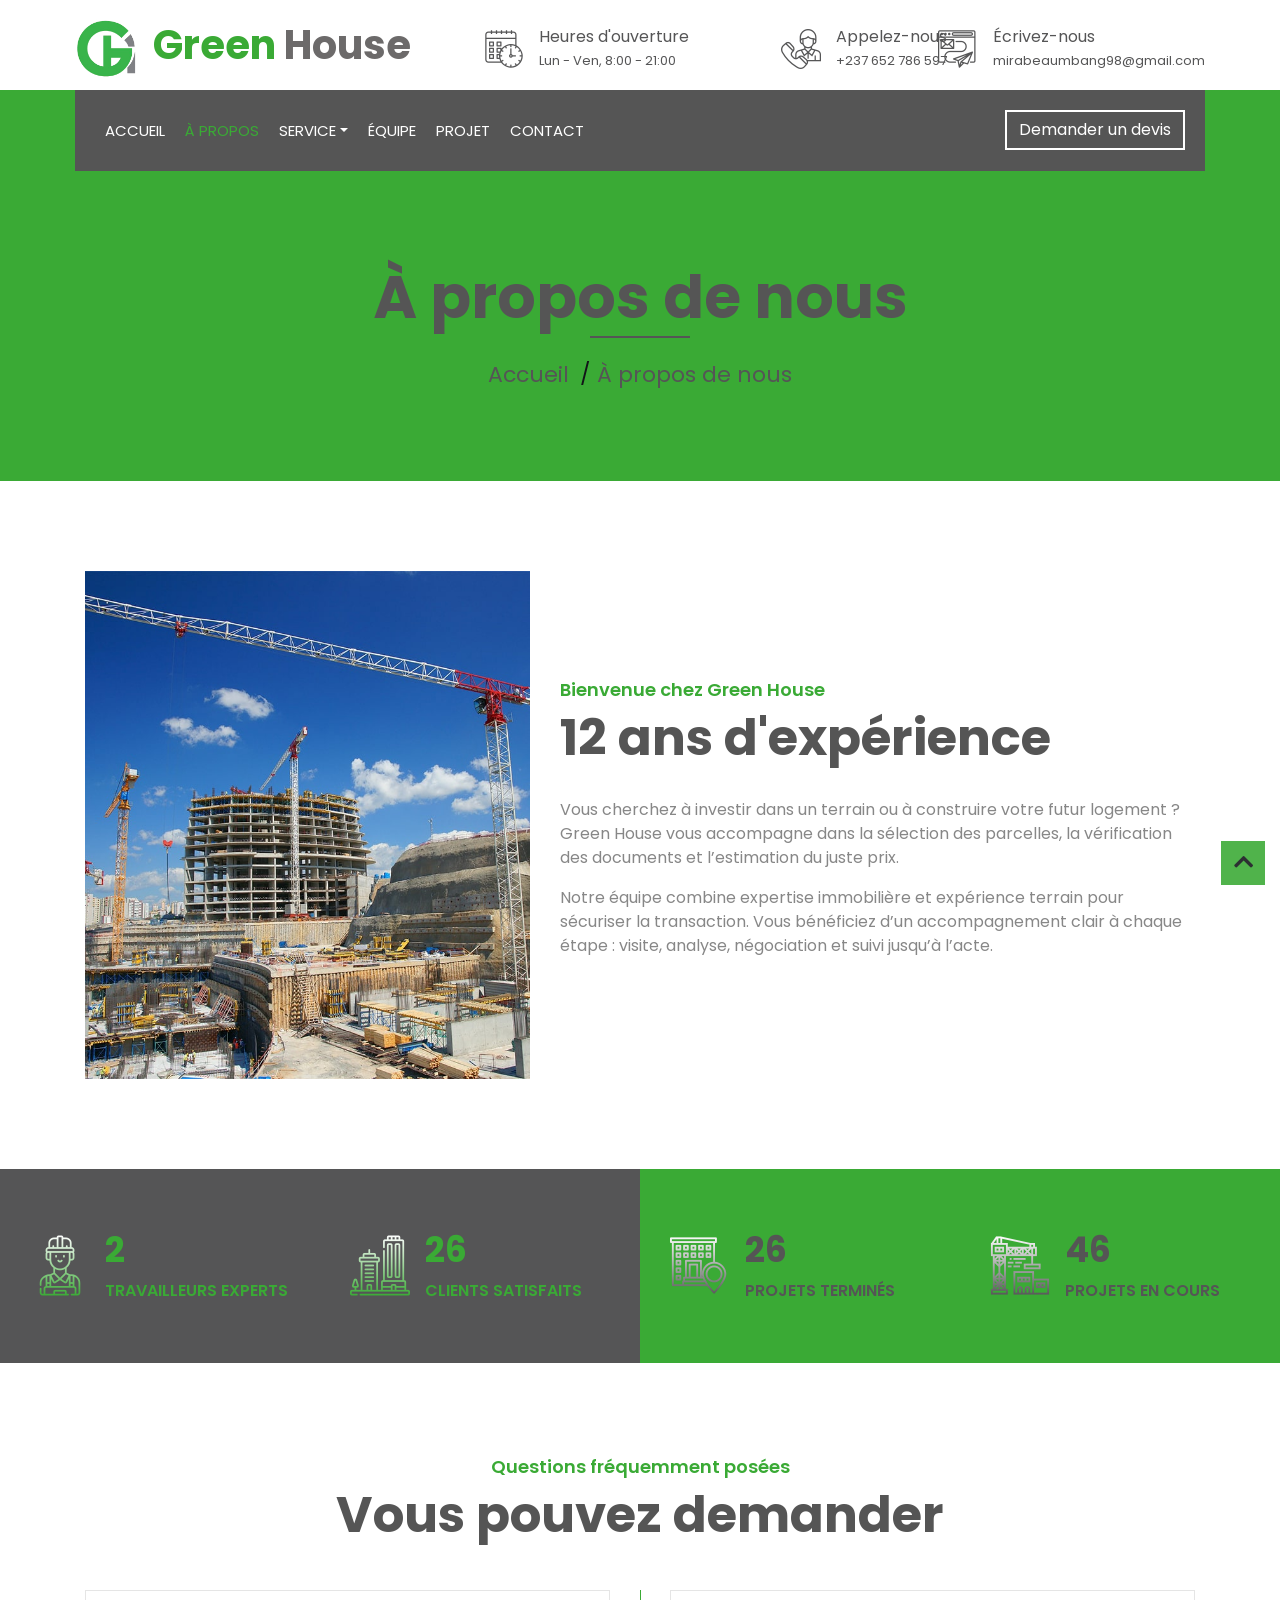
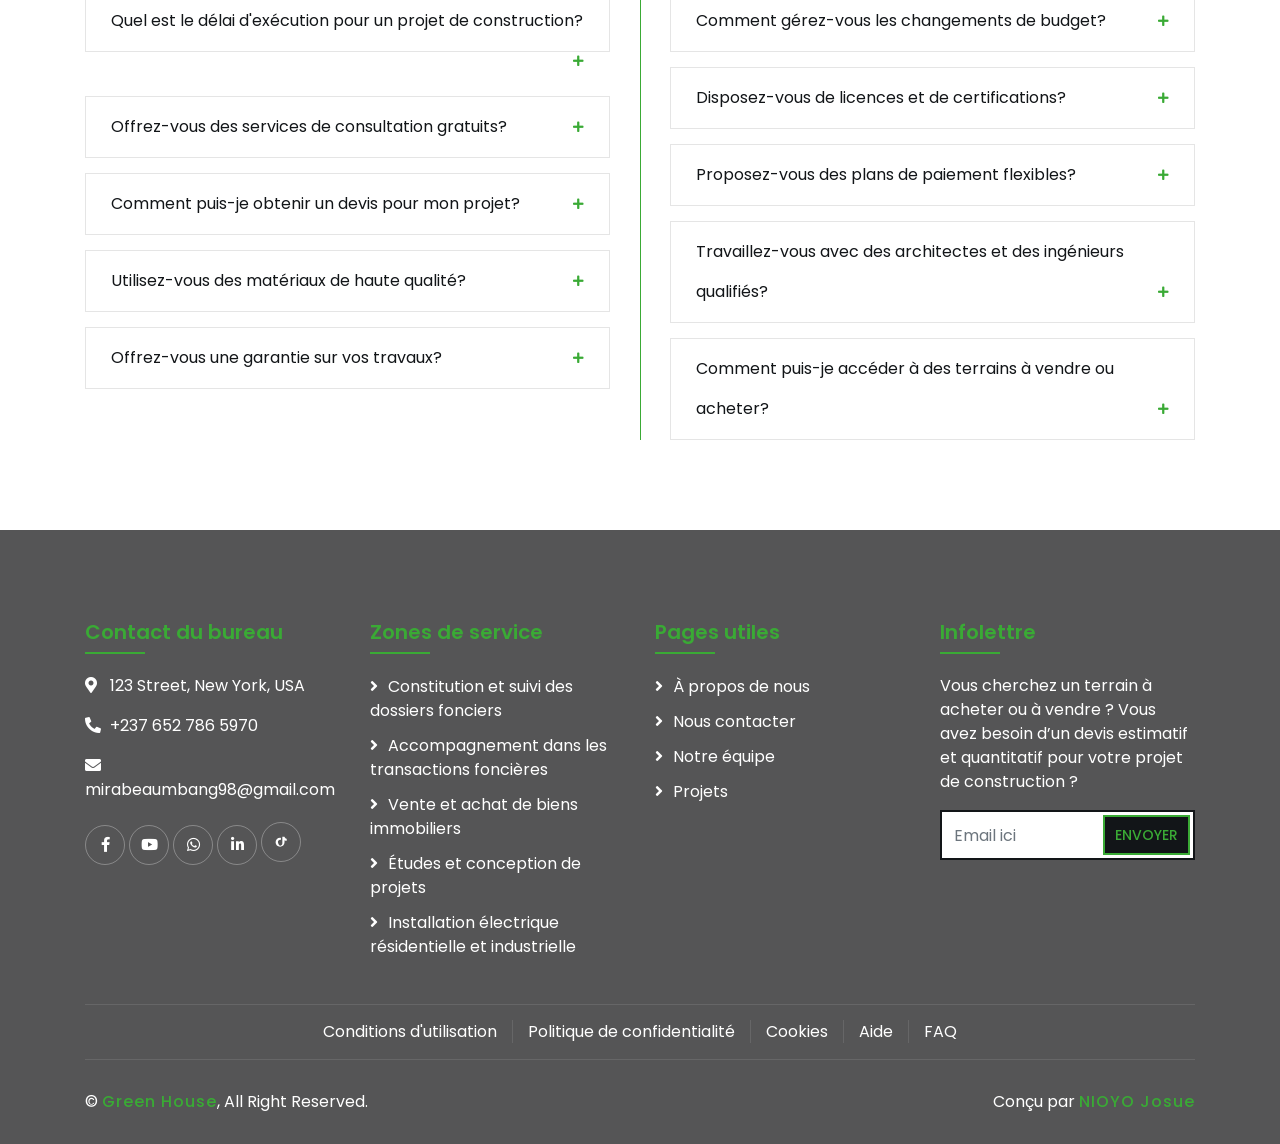
<file: about.html>
<!DOCTYPE html>
<html lang="en">
    <head>
        <meta charset="utf-8">
        <title>Green House - Construction Company</title>
        <meta content="width=device-width, initial-scale=1.0" name="viewport">
        <meta content="Green House, immobilier Cameroun, foncier Cameroun, transaction foncière, construction maison" name="keywords">
        <meta content="Green House accompagne vos projets immobilier et foncier au Cameroun : sélection des parcelles, vérification des dossiers, estimation et sécurisation des transactions, jusqu’à la construction." name="description">



        <!-- Favicon -->
        <link href="img/favicon.ico" rel="icon">

        <!-- Google Font -->
        <link href="https://fonts.googleapis.com/css2?family=Poppins:wght@100;200;300;400;500;600;700;800;900&display=swap" rel="stylesheet">

        <!-- CSS Libraries -->
        <link href="https://stackpath.bootstrapcdn.com/bootstrap/4.4.1/css/bootstrap.min.css" rel="stylesheet">
        <link href="https://cdnjs.cloudflare.com/ajax/libs/font-awesome/5.10.0/css/all.min.css" rel="stylesheet">
        <link href="lib/flaticon/font/flaticon.css" rel="stylesheet"> 
        <link href="lib/animate/animate.min.css" rel="stylesheet">
        <link href="lib/owlcarousel/assets/owl.carousel.min.css" rel="stylesheet">
        <link href="lib/lightbox/css/lightbox.min.css" rel="stylesheet">
        <link href="lib/slick/slick.css" rel="stylesheet">
        <link href="lib/slick/slick-theme.css" rel="stylesheet">

        <!-- Template Stylesheet -->
        <link href="css/style.css" rel="stylesheet">
    </head>

    <body>
        <div class="wrapper">
            <!-- Top Bar Start -->
            <div class="top-bar">
                <div class="container-fluid">
                    <div class="row align-items-center">
                        <div class="col-lg-4 col-md-12">
                            <div class="logo">
                                <a href="index.html">
                                    <img src="img/logo.svg" alt="Logo" class="site-logo">
                                    <h1 style="color:#3AAA35;">Green <span style="color: #6c6a6a;">House</span></h1>
                                </a>
                            </div>
                        </div>
                        <div class="col-lg-8 col-md-7 d-none d-lg-block">
                            <div class="row">
                                <div class="col-4">
                                    <div class="top-bar-item">
                                        <div class="top-bar-icon">
                                            <i class="flaticon-calendar"></i>
                                        </div>
                                        <div class="top-bar-text">
                                            <h3>Heures d'ouverture</h3>
                                            <p>Lun - Ven, 8:00 - 21:00</p>
                                        </div>
                                    </div>
                                </div>
                                <div class="col-4">
                                    <div class="top-bar-item">
                                        <div class="top-bar-icon">
                                            <i class="flaticon-call"></i>
                                        </div>
                                        <div class="top-bar-text">
                                            <h3>Appelez-nous</h3>
                                            <p>+237 652 786 597</p>
                                        </div>
                                    </div>
                                </div>
                                <div class="col-4">
                                    <div class="top-bar-item">
                                        <div class="top-bar-icon">
                                            <i class="flaticon-send-mail"></i>
                                        </div>
                                        <div class="top-bar-text">
                                            <h3>Écrivez-nous</h3>
                                            <p>mirabeaumbang98@gmail.com</p>
                                        </div>
                                    </div>
                                </div>
                            </div>
                        </div>
                    </div>
                </div>
            </div>
            <!-- Top Bar End -->

            <!-- Nav Bar Start -->
            <div class="nav-bar">
                <div class="container-fluid">
                    <nav class="navbar navbar-expand-lg bg-dark navbar-dark">
                        <a href="#" class="navbar-brand">MENU</a>
                        <button type="button" class="navbar-toggler" data-toggle="collapse" data-target="#navbarCollapse">
                            <span class="navbar-toggler-icon"></span>
                        </button>

                        <div class="collapse navbar-collapse justify-content-between" id="navbarCollapse">
                            <div class="navbar-nav mr-auto">
                                <a href="index.html" class="nav-item nav-link">Accueil</a>
                                <a href="about.html" class="nav-item nav-link active">À propos</a>
                                <div class="nav-item dropdown">
                                    <a href="#" class="nav-link dropdown-toggle" data-toggle="dropdown" aria-haspopup="true" aria-expanded="false">Service</a>
                                    <div class="dropdown-menu">
                                        <a class="dropdown-item" href="service.html#transaction-fonciere">Transaction Foncière</a>
                                        <a class="dropdown-item" href="service.html#transaction-immobiliere">Transaction immobilière</a>
                                        <a class="dropdown-item" href="service.html#gestion-projet">Gestion de projet</a>
                                        <a class="dropdown-item" href="service.html#installation-electrique">Installation electrique</a>
                                        <a class="dropdown-item" href="service.html#installation-domotique">Installation des syteme domotique</a>
                                    </div>
                                </div>
                                <a href="team.html" class="nav-item nav-link">Équipe</a>
                                <a href="portfolio.html" class="nav-item nav-link">Projet</a>
                                <!-- <div class="nav-item dropdown">
                                    <a href="#" class="nav-link dropdown-toggle" data-toggle="dropdown">Pages</a>
                                    <div class="dropdown-menu">
                                        <a href="blog.html" class="dropdown-item">Page Blog</a>
                                        <a href="single.html" class="dropdown-item">Page Unique</a>
                                    </div> -->
                                <a href="contact.html" class="nav-item nav-link">Contact</a>
                            </div>
                            <div class="ml-auto">
                                <a class="btn" href="contact.html">Demander un devis</a>
                            </div>
                        </div>
                    </nav>
                </div>
            </div>
            <!-- Nav Bar End -->
            
            
            <!-- Page Header Start -->
            <div class="page-header">
                <div class="container">
                    <div class="row">
                        <div class="col-12">
                            <h2>À propos de nous</h2>
                        </div>
                        <div class="col-12">
                            <a href="">Accueil</a>
                            <a href="">À propos de nous</a>
                        </div>
                    </div>
                </div>
            </div>
            <!-- Page Header End -->


            <!-- About Start -->
            <div class="about wow fadeInUp" data-wow-delay="0.1s">
                <div class="container">
                    <div class="row align-items-center">
                        <div class="col-lg-5 col-md-6">
                            <div class="about-img">
                                <img src="img/about.jpg" alt="Green House : accompagnement immobilier et foncier" loading="lazy" decoding="async">


                            </div>
                        </div>
                        <div class="col-lg-7 col-md-6">
                            <div class="section-header text-left">
                                <p>Bienvenue chez Green House</p>
                                <h2>12 ans d'expérience</h2>
                            </div>
                            <div class="about-text">
                                <p>
                                    Vous cherchez à investir dans un terrain ou à construire votre futur logement ? Green House vous accompagne dans la sélection des parcelles, la vérification des documents et l’estimation du juste prix.
                                </p>

                                <p>
                                    Notre équipe combine expertise immobilière et expérience terrain pour sécuriser la transaction. Vous bénéficiez d’un accompagnement clair à chaque étape : visite, analyse, négociation et suivi jusqu’à l’acte.
                                </p>
                                <!-- <a class="btn" href="about.html">En savoir plus</a> -->
                            </div>
                        </div>
                    </div>
                </div>
            </div>
            <!-- About End -->
            
            
            <!-- Fact Start -->
            <div class="fact">
                <div class="container-fluid">
                    <div class="row counters">
                        <div class="col-md-6 fact-left wow slideInLeft">
                            <div class="row">
                                <div class="col-6">
                                    <div class="fact-icon">
                                        <i class="flaticon-worker"></i>
                                    </div>
                                    <div class="fact-text">
                                        <h2 data-toggle="counter-up">7</h2>
                                        <p>Travailleurs experts</p>
                                    </div>
                                </div>
                                <div class="col-6">
                                    <div class="fact-icon">
                                        <i class="flaticon-building"></i>
                                    </div>
                                    <div class="fact-text">
                                        <h2 data-toggle="counter-up">105</h2>
                                        <p>Clients satisfaits</p>
                                    </div>
                                </div>
                            </div>
                        </div>
                        <div class="col-md-6 fact-right wow slideInRight">
                            <div class="row">
                                <div class="col-6">
                                    <div class="fact-icon">
                                        <i class="flaticon-address"></i>
                                    </div>
                                    <div class="fact-text">
                                        <h2 data-toggle="counter-up">105</h2>
                                        <p>Projets terminés</p>
                                    </div>
                                </div>
                                <div class="col-6">
                                    <div class="fact-icon">
                                        <i class="flaticon-crane"></i>
                                    </div>
                                    <div class="fact-text">
                                        <h2 data-toggle="counter-up">185</h2>
                                        <p>Projets en cours</p>
                                    </div>
                                </div>
                            </div>
                        </div>
                    </div>
                </div>
            </div>
            <!-- Fact End -->
            
            
            <!-- FAQs Start -->
            <div class="faqs" id="faq">

                <div class="container">
                    <div class="section-header text-center">
                        <p>Questions fréquemment posées</p>
                        <h2>Vous pouvez demander</h2>
                    </div>
                    <div class="row">
                        <div class="col-md-6">
                            <div id="accordion-1">
                                <div class="card wow fadeInLeft" data-wow-delay="0.1s">
                                    <div class="card-header">
                                        <a class="card-link collapsed" data-toggle="collapse" href="#collapseOne">
                                            Quel est le délai d'exécution pour un projet de construction?
                                        </a>
                                    </div>
                                    <div id="collapseOne" class="collapse" data-parent="#accordion-1">
                                        <div class="card-body">
                                            Le délai dépend de la complexité et de la taille du projet. Généralement, nous fournissons un calendrier détaillé lors de la phase de planification et nous nous engageons à respecter les délais convenus.
                                        </div>
                                    </div>
                                </div>
                                <div class="card wow fadeInLeft" data-wow-delay="0.2s">
                                    <div class="card-header">
                                        <a class="card-link collapsed" data-toggle="collapse" href="#collapseTwo">
                                            Offrez-vous des services de consultation gratuits?
                                        </a>
                                    </div>
                                    <div id="collapseTwo" class="collapse" data-parent="#accordion-1">
                                        <div class="card-body">
                                            Oui, nous offrons une première consultation gratuite pour discuter de votre projet et comprendre vos besoins spécifiques. Cela nous permet de fournir un devis précis.
                                        </div>
                                    </div>
                                </div>
                                <div class="card wow fadeInLeft" data-wow-delay="0.3s">
                                    <div class="card-header">
                                        <a class="card-link collapsed" data-toggle="collapse" href="#collapseThree">
                                            Comment puis-je obtenir un devis pour mon projet?
                                        </a>
                                    </div>
                                    <div id="collapseThree" class="collapse" data-parent="#accordion-1">
                                        <div class="card-body">
                                            Vous pouvez nous contacter via le formulaire de contact ou nous appeler directement. Notre équipe visitera votre site et établira un devis personnalisé basé sur vos exigences spécifiques.
                                        </div>
                                    </div>
                                </div>
                                <div class="card wow fadeInLeft" data-wow-delay="0.4s">
                                    <div class="card-header">
                                        <a class="card-link collapsed" data-toggle="collapse" href="#collapseFour">
                                            Utilisez-vous des matériaux de haute qualité?
                                        </a>
                                    </div>
                                    <div id="collapseFour" class="collapse" data-parent="#accordion-1">
                                        <div class="card-body">
                                            Oui, nous utilisons uniquement des matériaux de qualité supérieure provenant de fournisseurs de confiance. Cela garantit la durabilité et la sécurité de votre projet.
                                        </div>
                                    </div>
                                </div>
                                <div class="card wow fadeInLeft" data-wow-delay="0.5s">
                                    <div class="card-header">
                                        <a class="card-link collapsed" data-toggle="collapse" href="#collapseFive">
                                            Offrez-vous une garantie sur vos travaux?
                                        </a>
                                    </div>
                                    <div id="collapseFive" class="collapse" data-parent="#accordion-1">
                                        <div class="card-body">
                                            Oui, tous nos projets sont couverts par une garantie complète. Nous nous engageons à corriger tout défaut identifié après la livraison du projet.
                                        </div>
                                    </div>
                                </div>
                            </div>
                        </div>
                        <div class="col-md-6">
                            <div id="accordion-2">
                                <div class="card wow fadeInRight" data-wow-delay="0.1s">
                                    <div class="card-header">
                                        <a class="card-link collapsed" data-toggle="collapse" href="#collapseSix">
                                            Comment gérez-vous les changements de budget?
                                        </a>
                                    </div>
                                    <div id="collapseSix" class="collapse" data-parent="#accordion-2">
                                        <div class="card-body">
                                            Nous travaillons en toute transparence avec vous. Si des ajustements sont nécessaires, nous en discuterons et fournirons des options alternatives pour rester dans vos limites budgétaires.
                                        </div>
                                    </div>
                                </div>
                                <div class="card wow fadeInRight" data-wow-delay="0.2s">
                                    <div class="card-header">
                                        <a class="card-link collapsed" data-toggle="collapse" href="#collapseSeven">
                                            Disposez-vous de licences et de certifications?
                                        </a>
                                    </div>
                                    <div id="collapseSeven" class="collapse" data-parent="#accordion-2">
                                        <div class="card-body">
                                            Oui, notre entreprise possède toutes les licences et certifications requises. Notre équipe comprend des ingénieurs agréés et des architectes qualifiés.
                                        </div>
                                    </div>
                                </div>
                                <div class="card wow fadeInRight" data-wow-delay="0.3s">
                                    <div class="card-header">
                                        <a class="card-link collapsed" data-toggle="collapse" href="#collapseEight">
                                            Proposez-vous des plans de paiement flexibles?
                                        </a>
                                    </div>
                                    <div id="collapseEight" class="collapse" data-parent="#accordion-2">
                                        <div class="card-body">
                                            Oui, nous proposons plusieurs options de paiement flexibles adaptées à votre situation financière. Contactez-nous pour discuter d'un plan de paiement qui vous convient.
                                        </div>
                                    </div>
                                </div>
                                <div class="card wow fadeInRight" data-wow-delay="0.4s">
                                    <div class="card-header">
                                        <a class="card-link collapsed" data-toggle="collapse" href="#collapseNine">
                                            Travaillez-vous avec des architectes et des ingénieurs qualifiés?
                                        </a>
                                    </div>
                                    <div id="collapseNine" class="collapse" data-parent="#accordion-2">
                                        <div class="card-body">
                                            Absolument, notre équipe comprend des professionnels expérimentés dans tous les domaines de la construction et du design. Chaque projet bénéficie de l'expertise de nos meilleurs talents.
                                        </div>
                                    </div>
                                </div>
                                <div class="card wow fadeInRight" data-wow-delay="0.5s">
                                    <div class="card-header">
                                        <a class="card-link collapsed" data-toggle="collapse" href="#collapseTen">
                                            Comment puis-je accéder à des terrains à vendre ou acheter?
                                        </a>
                                    </div>
                                    <div id="collapseTen" class="collapse" data-parent="#accordion-2">
                                        <div class="card-body">
                                            Nous disposons d'une liste complète de terrains disponibles à la vente ou à l'achat. Contactez notre département immobilier pour consulter notre portefeuille actuel et trouver le terrain idéal.
                                        </div>
                                    </div>
                                </div>
                            </div>
                        </div>
                    </div>
                </div>
            </div>
            <!-- FAQs End -->


            <!-- Footer Start -->
            <div class="footer wow fadeIn" data-wow-delay="0.3s">
                <div class="container">
                    <div class="row">
                        <div class="col-md-6 col-lg-3">
                            <div class="footer-contact">
                                <h2>Contact du bureau</h2>
                                <p><i class="fa fa-map-marker-alt"></i>123 Street, New York, USA</p>
                                <p><i class="fa fa-phone-alt"></i>+237 652 786 5970</p>
                                <p><i class="fa fa-envelope"></i>mirabeaumbang98@gmail.com</p>
                                 <div class="footer-social">
                                    <a href=""><i class="fab fa-facebook-f"></i></a>
                                    <a href=""><i class="fab fa-youtube"></i></a>
                                    <a href=""><i class="fab fa-whatsapp"></i></a>
                                    <a href=""><i class="fab fa-linkedin-in"></i></a>
                                    <a href="" aria-label="TikTok">
                                        <svg xmlns="http://www.w3.org/2000/svg" viewBox="0 0 24 24" width="16" height="16" style="display:block;">
                                            <path d="M21.5 7.3c-1.1-.1-2-.4-2.9-1.1-.6-.5-1.2-1.3-1.4-2.1H14v10.2c0 1.8-1.5 3.3-3.3 3.3S7.4 13.9 7.4 12.1c0-1.8 1.5-3.3 3.3-3.3.4 0 .8.1 1.2.2V5.9c-.4-.1-.9-.1-1.3-.1-3.7 0-6.7 3-6.7 6.7s3 6.7 6.7 6.7 6.7-3 6.7-6.7V9.2c.9.6 2 1 3.3 1.1V7.3z"/>
                                        </svg>
                                    </a>

                                </div>
                            </div>
                        </div>
                        <div class="col-md-6 col-lg-3">
                            <div class="footer-link">
                                <h2>Zones de service</h2>
                                <a href="contact.html?sujet=Constitution%20et%20suivi%20des%20dossiers%20fonciers">Constitution et suivi des dossiers fonciers</a>
                                <a href="contact.html?sujet=Accompagnement%20dans%20les%20transactions%20foncières">Accompagnement dans les transactions foncières</a>
                                <a href="contact.html?sujet=Vente%20et%20achat%20de%20biens%20immobiliers">Vente et achat de biens immobiliers</a>
                                <a href="contact.html?sujet=%C3%89tudes%20et%20conception%20de%20projets">Études et conception de projets</a>
                                <a href="contact.html?sujet=Installation%20%C3%A9lectrique%20r%C3%A9sidentielle%20et%20industrielle">Installation électrique résidentielle et industrielle</a>
                            </div>
                        </div>
                            <div class="col-md-6 col-lg-3">
                            <div class="footer-link">
                                <h2>Pages utiles</h2>
                                <a href="about.html">À propos de nous</a>
                                <a href="contact.html">Nous contacter</a>
                                <a href="team.html">Notre équipe</a>
                                <a href="projects.html">Projets</a>
                            </div>
                        </div>
                        <div class="col-md-6 col-lg-3">
                            <div class="newsletter">
                                <h2>Infolettre</h2>
                                <p>
                                    Vous cherchez un terrain à acheter ou à vendre ? Vous avez besoin d’un devis estimatif et quantitatif pour votre projet de construction ?

                                </p>
                                <div class="form">
                                    <input class="form-control" placeholder="Email ici">
                                    <button class="btn">Envoyer</button>
                                </div>
                            </div>
                        </div>
                    </div>
                </div>
                <div class="container footer-menu">
                    <div class="f-menu">
                        <a href="conditions.html">Conditions d'utilisation</a>
                        <a href="politique-confidentialite.html">Politique de confidentialité</a>
                        <a href="cookies.html">Cookies</a>
                        <a href="aide.html">Aide</a>
                        <a href="about.html#faq">FAQ</a>
                    </div>
                </div>
                <div class="container copyright">
                    <div class="row">
                        <div class="col-md-6">
                            <p>&copy; <a href="#">Green House</a>, All Right Reserved.</p>
                        </div>
                        <div class="col-md-6">
                            <p>Conçu par <a href="https://nioyojosue.netlify.app/" target="_blank">NIOYO Josue</a></p>
                        </div>
                    </div>
                </div>
            </div>
            <!-- Footer End -->

            <a href="#" class="back-to-top"><i class="fa fa-chevron-up"></i></a>
        </div>

        <!-- JavaScript Libraries -->
        <script src="https://code.jquery.com/jquery-3.4.1.min.js"></script>
        <script src="https://stackpath.bootstrapcdn.com/bootstrap/4.4.1/js/bootstrap.bundle.min.js"></script>
        <script src="lib/easing/easing.min.js"></script>
        <script src="lib/wow/wow.min.js"></script>
        <script src="lib/owlcarousel/owl.carousel.min.js"></script>
        <script src="lib/isotope/isotope.pkgd.min.js"></script>
        <script src="lib/lightbox/js/lightbox.min.js"></script>
        <script src="lib/waypoints/waypoints.min.js"></script>
        <script src="lib/counterup/counterup.min.js"></script>
        <script src="lib/slick/slick.min.js"></script>

        <!-- Template Javascript -->
        <script src="js/main.js"></script>
    </body>
</html>
</file>
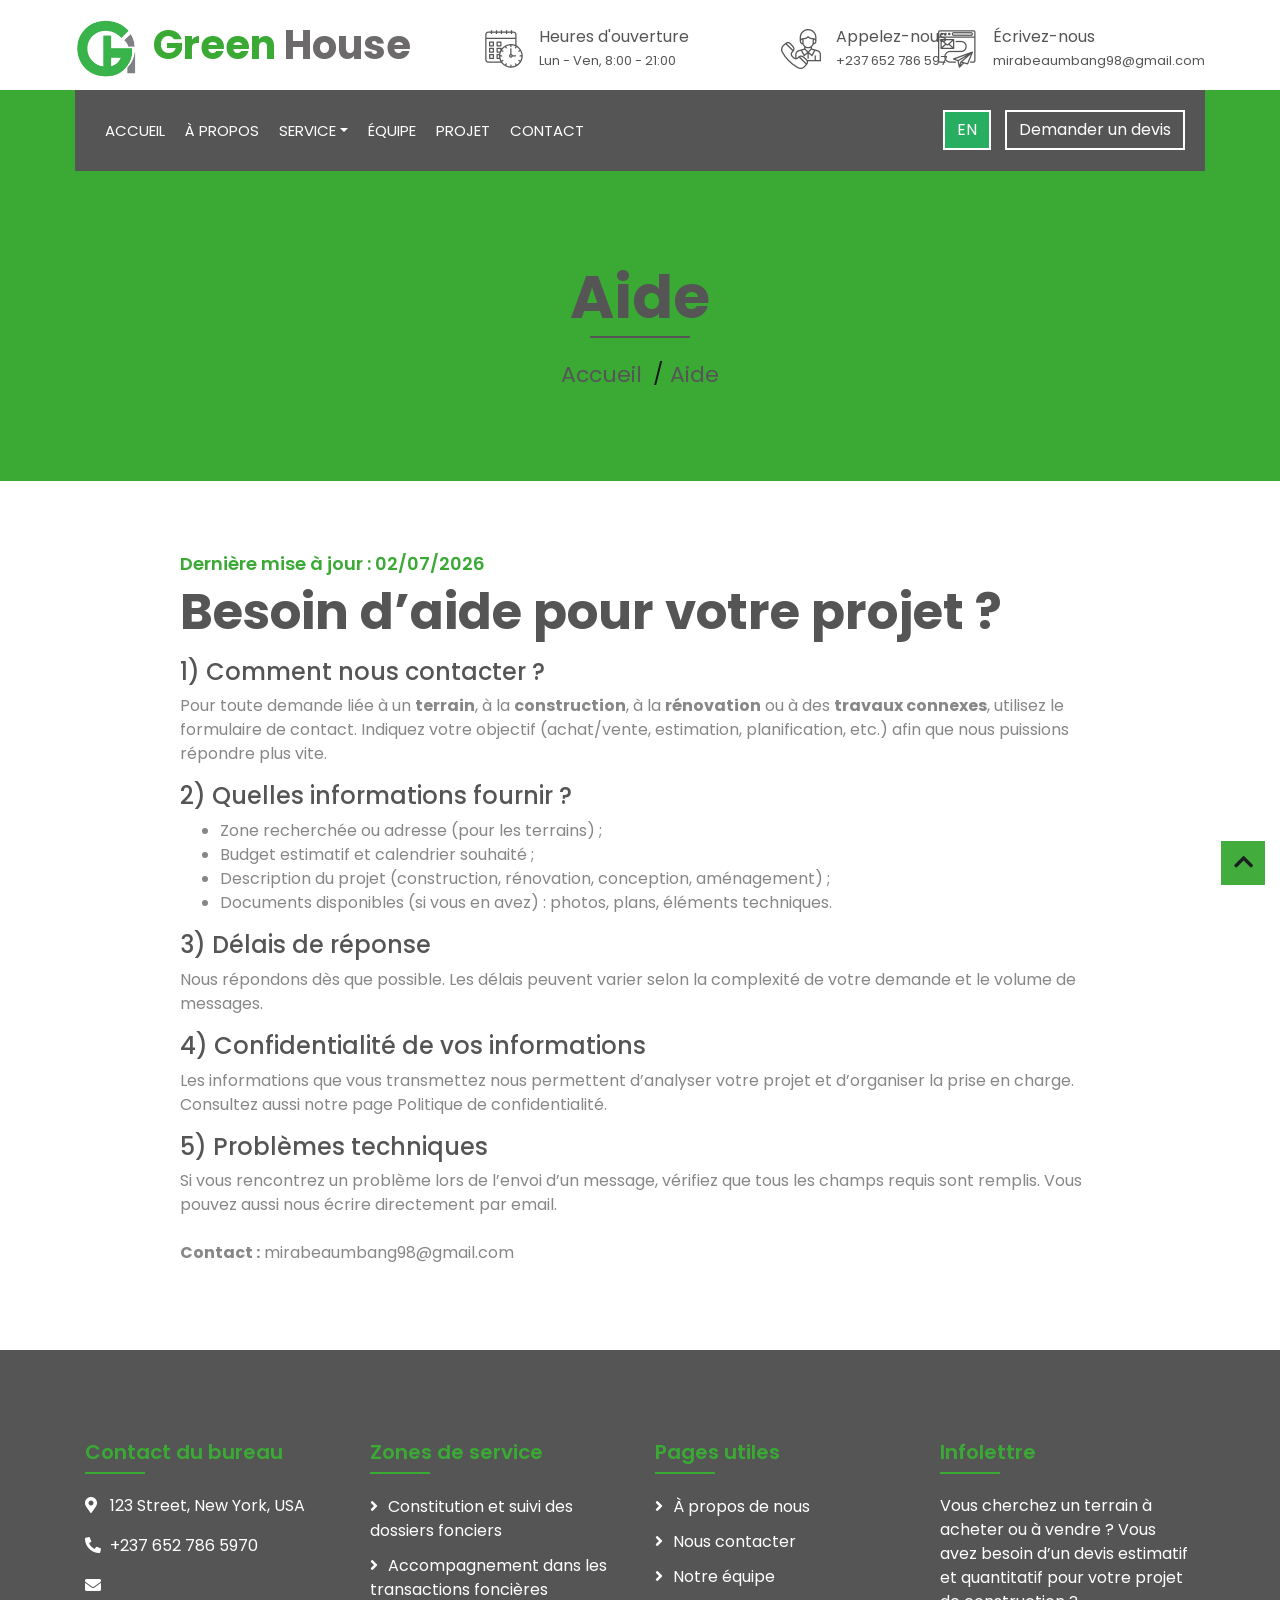
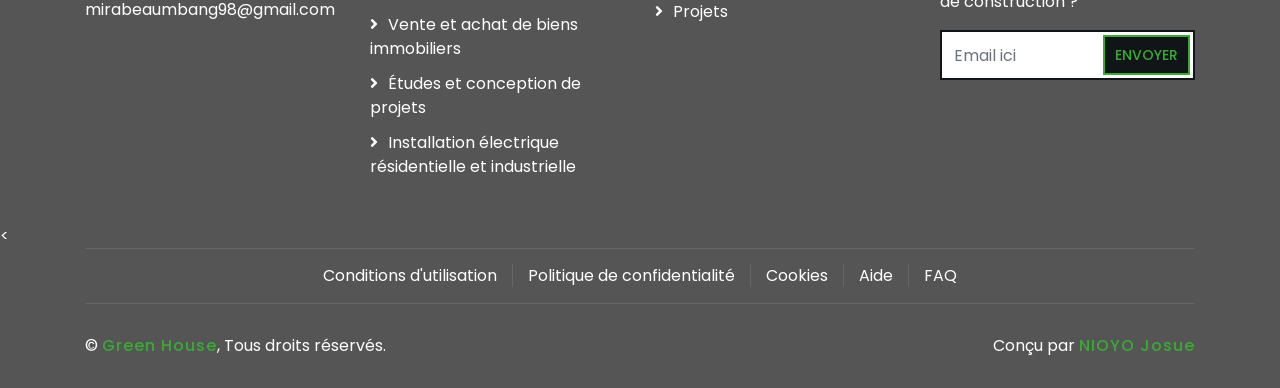
<file: aide.html>
<!DOCTYPE html>
<html lang="en">
    <head>
        <meta charset="utf-8">
        <title>Green House - Aide</title>
        <meta content="width=device-width, initial-scale=1.0" name="viewport">
        <meta content="Construction Company Website Template" name="keywords">
        <meta content="Construction Company Website Template" name="description">

        <!-- Favicon -->
        <link href="img/favicon.ico" rel="icon">

        <!-- Google Font -->
        <link href="https://fonts.googleapis.com/css2?family=Poppins:wght@100;200;300;400;500;600;700;800;900&display=swap" rel="stylesheet">

        <!-- CSS Libraries -->
        <link href="https://stackpath.bootstrapcdn.com/bootstrap/4.4.1/css/bootstrap.min.css" rel="stylesheet">
        <link href="https://cdnjs.cloudflare.com/ajax/libs/font-awesome/5.10.0/css/all.min.css" rel="stylesheet">
        <link href="lib/flaticon/font/flaticon.css" rel="stylesheet"> 
        <link href="lib/animate/animate.min.css" rel="stylesheet">
        <link href="lib/owlcarousel/assets/owl.carousel.min.css" rel="stylesheet">
        <link href="lib/lightbox/css/lightbox.min.css" rel="stylesheet">
        <link href="lib/slick/slick.css" rel="stylesheet">
        <link href="lib/slick/slick-theme.css" rel="stylesheet">

        <!-- Template Stylesheet -->
        <link href="css/style.css" rel="stylesheet">
    </head>

    <body>
        <div class="wrapper">
            <!-- Top Bar Start -->
            <div class="top-bar">
                <div class="container-fluid">
                    <div class="row align-items-center">
                        <div class="col-lg-4 col-md-12">
                            <div class="logo">
                                <a href="index.html">
                                    <img src="img/logo.svg" alt="Logo" class="site-logo">
                                    <h1 style="color:#3AAA35;">Green <span style="color: #6c6a6a;">House</span></h1>
                                </a>
                            </div>
                        </div>
                        <div class="col-lg-8 col-md-7 d-none d-lg-block">
                            <div class="row">
                                <div class="col-4">
                                    <div class="top-bar-item">
                                        <div class="top-bar-icon">
                                            <i class="flaticon-calendar"></i>
                                        </div>
                                        <div class="top-bar-text">
                                            <h3>Heures d'ouverture</h3>
                                            <p>Lun - Ven, 8:00 - 21:00</p>
                                        </div>
                                    </div>
                                </div>
                                <div class="col-4">
                                    <div class="top-bar-item">
                                        <div class="top-bar-icon">
                                            <i class="flaticon-call"></i>
                                        </div>
                                        <div class="top-bar-text">
                                            <h3>Appelez-nous</h3>
                                            <p>+237 652 786 597</p>
                                        </div>
                                    </div>
                                </div>
                                <div class="col-4">
                                    <div class="top-bar-item">
                                        <div class="top-bar-icon">
                                            <i class="flaticon-send-mail"></i>
                                        </div>
                                        <div class="top-bar-text">
                                            <h3>Écrivez-nous</h3>
                                            <p>mirabeaumbang98@gmail.com</p>
                                        </div>
                                    </div>
                                </div>
                            </div>
                        </div>
                    </div>
                </div>
            </div>
            <!-- Top Bar End -->

            <!-- Nav Bar Start -->
            <div class="nav-bar">
                <div class="container-fluid">
                    <nav class="navbar navbar-expand-lg bg-dark navbar-dark">
                        <a href="#" class="navbar-brand">MENU</a>
                        <button type="button" class="navbar-toggler" data-toggle="collapse" data-target="#navbarCollapse">
                            <span class="navbar-toggler-icon"></span>
                        </button>

                        <div class="collapse navbar-collapse justify-content-between" id="navbarCollapse">
                            <div class="navbar-nav mr-auto">
                                <a href="index.html" class="nav-item nav-link">Accueil</a>
                                <a href="about.html" class="nav-item nav-link">À propos</a>
                                <div class="nav-item dropdown">
                                    <a href="#" class="nav-link dropdown-toggle" data-toggle="dropdown" aria-haspopup="true" aria-expanded="false">Service</a>
                                    <div class="dropdown-menu">
                                        <a class="dropdown-item" href="service.html#transaction-fonciere">Transaction Foncière</a>
                                        <a class="dropdown-item" href="service.html#transaction-immobiliere">Transaction immobilière</a>
                                        <a class="dropdown-item" href="service.html#gestion-projet">Gestion de projet</a>
                                        <a class="dropdown-item" href="service.html#installation-electrique">Installation electrique</a>
                                        <a class="dropdown-item" href="service.html#installation-domotique">Installation des syteme domotique</a>
                                    </div>
                                </div>
                                <a href="team.html" class="nav-item nav-link">Équipe</a>
                                <a href="portfolio.html" class="nav-item nav-link">Projet</a>
                                <a href="contact.html" class="nav-item nav-link">Contact</a>
                            </div>
                            <div class="ml-auto">
                                <button id="lang-toggle" class="btn btn-language" style="background-color: #27ae60; color: white; margin-right: 10px;">EN</button>
                                <a class="btn" href="contact.html">Demander un devis</a>
                            </div>
                        </div>
                    </nav>
                </div>
            </div>
            <!-- Nav Bar End -->

            <!-- Page Header Start -->
            <div class="page-header">
                <div class="container">
                    <div class="row">
                        <div class="col-12">
                            <h2>Aide</h2>
                        </div>
                        <div class="col-12">
                            <a href="">Accueil</a>
                            <a href="">Aide</a>
                        </div>
                    </div>
                </div>
            </div>
            <!-- Page Header End -->

            <div class="container py-4">
                <div class="row">
                    <div class="col-lg-10 offset-lg-1">
                        <div class="section-header text-left mb-3">
                            <p>Dernière mise à jour : 02/07/2026</p>
                            <h2>Besoin d’aide pour votre projet ?</h2>
                        </div>

                        <div class="about-text">
                            <h4 class="mt-3">1) Comment nous contacter ?</h4>
                            <p>
                                Pour toute demande liée à un <strong>terrain</strong>, à la <strong>construction</strong>, à la <strong>rénovation</strong> ou à des <strong>travaux connexes</strong>,
                                utilisez le formulaire de contact. Indiquez votre objectif (achat/vente, estimation, planification, etc.) afin que nous puissions répondre plus vite.
                            </p>

                            <h4 class="mt-3">2) Quelles informations fournir ?</h4>
                            <ul>
                                <li>Zone recherchée ou adresse (pour les terrains) ;</li>
                                <li>Budget estimatif et calendrier souhaité ;</li>
                                <li>Description du projet (construction, rénovation, conception, aménagement) ;</li>
                                <li>Documents disponibles (si vous en avez) : photos, plans, éléments techniques.</li>
                            </ul>

                            <h4 class="mt-3">3) Délais de réponse</h4>
                            <p>
                                Nous répondons dès que possible. Les délais peuvent varier selon la complexité de votre demande et le volume de messages.
                            </p>

                            <h4 class="mt-3">4) Confidentialité de vos informations</h4>
                            <p>
                                Les informations que vous transmettez nous permettent d’analyser votre projet et d’organiser la prise en charge.
                                Consultez aussi notre page <a href="politique-confidentialite.html">Politique de confidentialité</a>.
                            </p>

                            <h4 class="mt-3">5) Problèmes techniques</h4>
                            <p>
                                Si vous rencontrez un problème lors de l’envoi d’un message, vérifiez que tous les champs requis sont remplis.
                                Vous pouvez aussi nous écrire directement par email.
                            </p>

                            <div class="mt-4">
                                <p><strong>Contact :</strong> <a href="mailto:mirabeaumbang98@gmail.com">mirabeaumbang98@gmail.com</a></p>
                            </div>
                        </div>
                    </div>
                </div>
            </div>

            <!-- Footer Start -->
            <div class="footer wow fadeIn" data-wow-delay="0.3s">
                <div class="container">
                    <div class="row">
                        <div class="col-md-6 col-lg-3">
                            <div class="footer-contact">
                                <h2>Contact du bureau</h2>
                                <p><i class="fa fa-map-marker-alt"></i>123 Street, New York, USA</p>
                                <p><i class="fa fa-phone-alt"></i>+237 652 786 5970</p>
                                <p><i class="fa fa-envelope"></i>mirabeaumbang98@gmail.com</p>
                            </div>
                        </div>
                        <div class="col-md-6 col-lg-3">
                            <div class="footer-link">
                                <h2>Zones de service</h2>
                                <a href="contact.html?sujet=Constitution%20et%20suivi%20des%20dossiers%20fonciers">Constitution et suivi des dossiers fonciers</a>
                                <a href="contact.html?sujet=Accompagnement%20dans%20les%20transactions%20foncières">Accompagnement dans les transactions foncières</a>
                                <a href="contact.html?sujet=Vente%20et%20achat%20de%20biens%20immobiliers">Vente et achat de biens immobiliers</a>
                                <a href="contact.html?sujet=%C3%89tudes%20et%20conception%20de%20projets">Études et conception de projets</a>
                                <a href="contact.html?sujet=Installation%20%C3%A9lectrique%20r%C3%A9sidentielle%20et%20industrielle">Installation électrique résidentielle et industrielle</a>
                            </div>
                        </div>
                        <div class="col-md-6 col-lg-3">
                            <div class="footer-link">
                                <h2>Pages utiles</h2>
                                <a href="about.html">À propos de nous</a>
                                <a href="contact.html">Nous contacter</a>
                                <a href="team.html">Notre équipe</a>
                                <a href="portfolio.html">Projets</a>
                            </div>
                        </div>
                        <div class="col-md-6 col-lg-3">
                            <div class="newsletter">
                                <h2>Infolettre</h2>
                                <p>
                                    Vous cherchez un terrain à acheter ou à vendre ? Vous avez besoin d’un devis estimatif et quantitatif pour votre projet de construction ?
                                </p>
                                <div class="form">
                                    <input class="form-control" placeholder="Email ici">
                                    <button class="btn">Envoyer</button>
                                </div>
                            </div>
                        </div>
                    </div>
                </div>

                <<div class="container footer-menu">
                    <div class="f-menu">
                        <a href="conditions.html">Conditions d'utilisation</a>
                        <a href="politique-confidentialite.html">Politique de confidentialité</a>
                        <a href="cookies.html">Cookies</a>
                        <a href="aide.html">Aide</a>
                        <a href="about.html#faq">FAQ</a>
                    </div>
                </div>

                <div class="container copyright">
                    <div class="row">
                        <div class="col-md-6">
                            <p>&copy; <a href="#">Green House</a>, Tous droits réservés.</p>
                        </div>
                        <div class="col-md-6">
                            <p>Conçu par <a href="https://nioyojosue.netlify.app/" target="_blank">NIOYO Josue</a></p>
                        </div>
                    </div>
                </div>
            </div>
            <!-- Footer End -->

            <a href="#" class="back-to-top"><i class="fa fa-chevron-up"></i></a>
        </div>

        <script src="https://code.jquery.com/jquery-3.4.1.min.js"></script>
        <script src="https://stackpath.bootstrapcdn.com/bootstrap/4.4.1/js/bootstrap.bundle.min.js"></script>
        <script src="lib/easing/easing.min.js"></script>
        <script src="lib/wow/wow.min.js"></script>
        <script src="lib/owlcarousel/owl.carousel.min.js"></script>
        <script src="lib/isotope/isotope.pkgd.min.js"></script>
        <script src="lib/lightbox/js/lightbox.min.js"></script>
        <script src="lib/waypoints/waypoints.min.js"></script>
        <script src="lib/counterup/counterup.min.js"></script>
        <script src="lib/slick/slick.min.js"></script>
        <script src="js/main.js"></script>

        <script>
            let currentLang = localStorage.getItem('preferredLang') || 'en';
            const translations = {
                'Opening Hour': 'Heures d\'ouverture',
                'Mon - Fri, 8:00 - 9:00': 'Lun - Ven, 8:00 - 9:00',
                'Call Us': 'Appelez-nous',
                'Email Us': 'Écrivez-nous',
                'Home': 'Accueil',
                'About': 'À propos',
                'Service': 'Service',
                'Team': 'Équipe',
                'Project': 'Projet',
                'Pages': 'Pages',
                'Contact': 'Contact',
                'Newsletter': 'Infolettre'
            };

            function translateElement(node) {
                if (node.nodeType === 3) {
                    let text = node.textContent;
                    for (let [en, fr] of Object.entries(translations)) {
                        if (currentLang === 'fr') {
                            text = text.replace(new RegExp('\\b' + en + '\\b', 'g'), fr);
                        } else {
                            text = text.replace(new RegExp('\\b' + fr + '\\b', 'g'), en);
                        }
                    }
                    node.textContent = text;
                } else if (node.nodeType === 1 && node.nodeName !== 'SCRIPT' && node.nodeName !== 'STYLE') {
                    for (let child of node.childNodes) {
                        translateElement(child);
                    }
                }
            }

            function toggleLanguage() {
                currentLang = currentLang === 'en' ? 'fr' : 'en';
                localStorage.setItem('preferredLang', currentLang);
                const el = document.getElementById('lang-toggle');
                if (el) el.innerText = currentLang === 'en' ? 'EN' : 'FR';
                translateElement(document.body);
            }

            const langBtn = document.getElementById('lang-toggle');
            if (langBtn) {
                langBtn.addEventListener('click', toggleLanguage);
                langBtn.innerText = currentLang === 'en' ? 'EN' : 'FR';
            }

            if (currentLang === 'fr') {
                translateElement(document.body);
            }
        </script>
    </body>
</html>
</file>
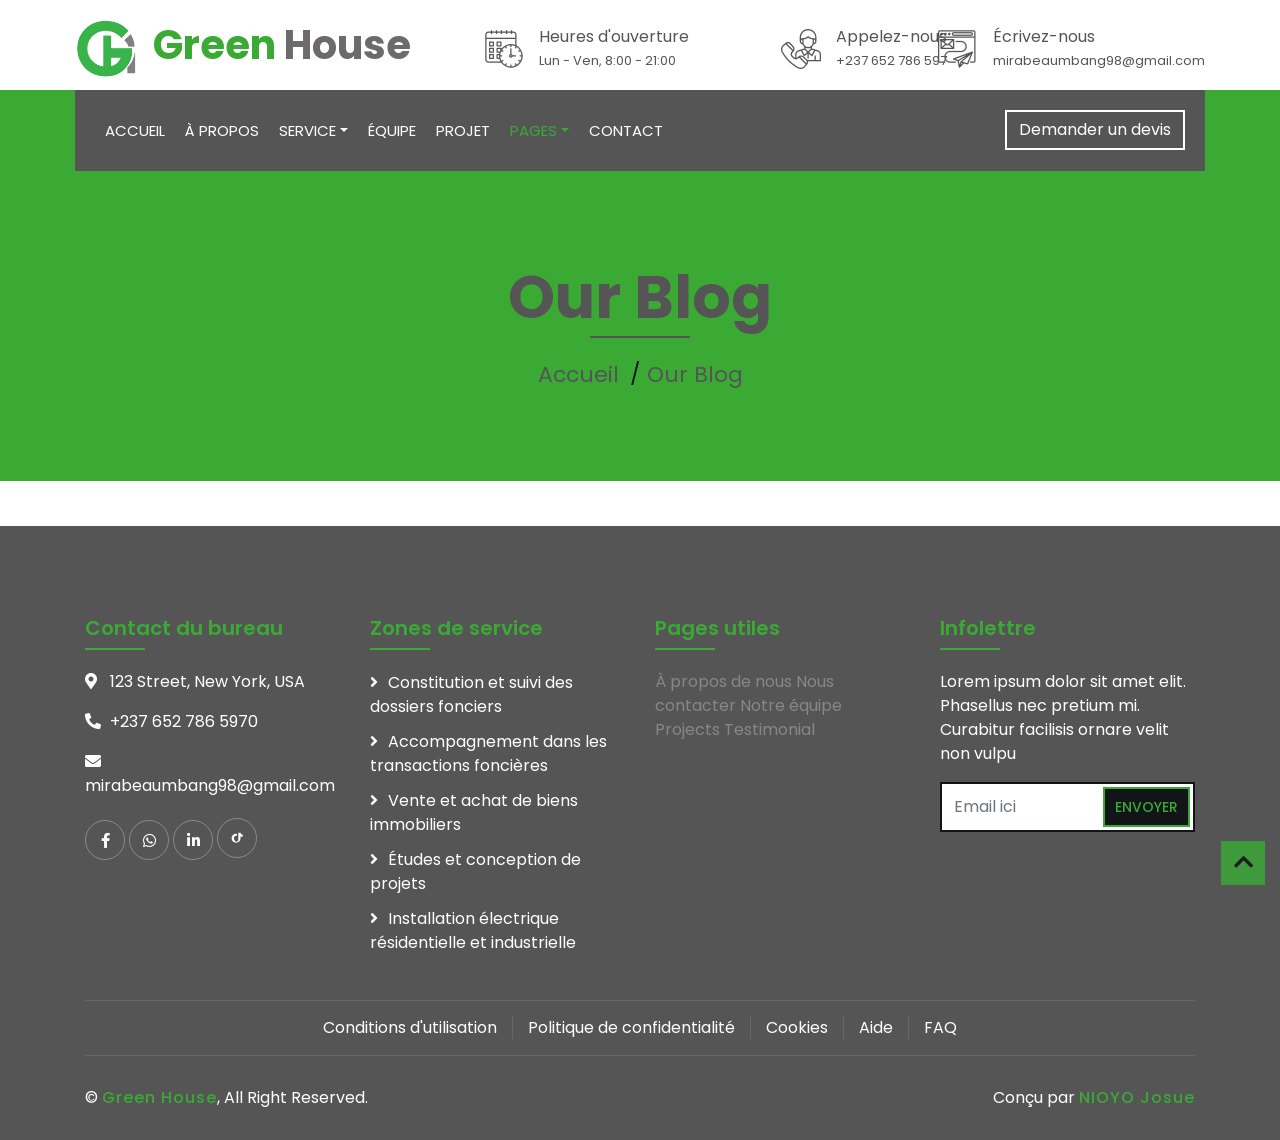
<file: blog.html>
<!DOCTYPE html>
<html lang="en">
    <head>
        <meta charset="utf-8">
        <title>Green House - Construction Company</title>
        <meta content="width=device-width, initial-scale=1.0" name="viewport">
        <meta content="Construction Company Website Template" name="keywords">
        <meta content="Construction Company Website Template" name="description">

        <!-- Favicon -->
        <link href="img/favicon.ico" rel="icon">

        <!-- Google Font -->
        <link href="https://fonts.googleapis.com/css2?family=Poppins:wght@100;200;300;400;500;600;700;800;900&display=swap" rel="stylesheet">

        <!-- CSS Libraries -->
        <link href="https://stackpath.bootstrapcdn.com/bootstrap/4.4.1/css/bootstrap.min.css" rel="stylesheet">
        <link href="https://cdnjs.cloudflare.com/ajax/libs/font-awesome/5.10.0/css/all.min.css" rel="stylesheet">
        <link href="lib/flaticon/font/flaticon.css" rel="stylesheet"> 
        <link href="lib/animate/animate.min.css" rel="stylesheet">
        <link href="lib/owlcarousel/assets/owl.carousel.min.css" rel="stylesheet">
        <link href="lib/lightbox/css/lightbox.min.css" rel="stylesheet">
        <link href="lib/slick/slick.css" rel="stylesheet">
        <link href="lib/slick/slick-theme.css" rel="stylesheet">

        <!-- Template Stylesheet -->
        <link href="css/style.css" rel="stylesheet">
    </head>

    <body>
        <div class="wrapper">
            <!-- Top Bar Start -->
            <div class="top-bar">
                <div class="container-fluid">
                    <div class="row align-items-center">
                        <div class="col-lg-4 col-md-12">
                            <div class="logo">
                                <a href="index.html">
                                    <img src="img/logo.svg" alt="Logo" class="site-logo">
                                    <h1 style="color:#3AAA35;">Green <span style="color: #6c6a6a;">House</span></h1>
                                </a>
                            </div>
                        </div>
                        <div class="col-lg-8 col-md-7 d-none d-lg-block">
                            <div class="row">
                                <div class="col-4">
                                    <div class="top-bar-item">
                                        <div class="top-bar-icon">
                                            <i class="flaticon-calendar"></i>
                                        </div>
                                        <div class="top-bar-text">
                                            <h3>Heures d'ouverture</h3>
                                            <p>Lun - Ven, 8:00 - 21:00</p>
                                        </div>
                                    </div>
                                </div>
                                <div class="col-4">
                                    <div class="top-bar-item">
                                        <div class="top-bar-icon">
                                            <i class="flaticon-call"></i>
                                        </div>
                                        <div class="top-bar-text">
                                            <h3>Appelez-nous</h3>
                                            <p>+237 652 786 597</p>
                                        </div>
                                    </div>
                                </div>
                                <div class="col-4">
                                    <div class="top-bar-item">
                                        <div class="top-bar-icon">
                                            <i class="flaticon-send-mail"></i>
                                        </div>
                                        <div class="top-bar-text">
                                            <h3>Écrivez-nous</h3>
                                            <p>mirabeaumbang98@gmail.com</p>
                                        </div>
                                    </div>
                                </div>
                            </div>
                        </div>
                    </div>
                </div>
            </div>
            <!-- Top Bar End -->

            <!-- Nav Bar Start -->
            <div class="nav-bar">
                <div class="container-fluid">
                    <nav class="navbar navbar-expand-lg bg-dark navbar-dark">
                        <a href="#" class="navbar-brand">MENU</a>
                        <button type="button" class="navbar-toggler" data-toggle="collapse" data-target="#navbarCollapse">
                            <span class="navbar-toggler-icon"></span>
                        </button>

                        <div class="collapse navbar-collapse justify-content-between" id="navbarCollapse">
                            <div class="navbar-nav mr-auto">
                                <a href="index.html" class="nav-item nav-link">Accueil</a>
                                <a href="about.html" class="nav-item nav-link">À propos</a>
                                <div class="nav-item dropdown">
                                    <a href="#" class="nav-link dropdown-toggle" data-toggle="dropdown" aria-haspopup="true" aria-expanded="false">Service</a>
                                    <div class="dropdown-menu">
                                        <a class="dropdown-item" href="service.html#transaction-fonciere">Transaction Foncière</a>
                                        <a class="dropdown-item" href="service.html#transaction-immobiliere">Transaction immobilière</a>
                                        <a class="dropdown-item" href="service.html#gestion-projet">Gestion de projet</a>
                                        <a class="dropdown-item" href="service.html#installation-electrique">Installation electrique</a>
                                        <a class="dropdown-item" href="service.html#installation-domotique">Installation des syteme domotique</a>
                                    </div>
                                </div>
                                <a href="team.html" class="nav-item nav-link">Équipe</a>
                                <a href="portfolio.html" class="nav-item nav-link">Projet</a>
                                <div class="nav-item dropdown">
                                    <a href="#" class="nav-link dropdown-toggle active" data-toggle="dropdown">Pages</a>
                                    <div class="dropdown-menu">
                                        <a href="blog.html" class="dropdown-item">Page Blog</a>
                                        <a href="single.html" class="dropdown-item">Page Unique</a>
                                    </div>
                                </div>
                                <a href="contact.html" class="nav-item nav-link">Contact</a>
                            </div>
                            <div class="ml-auto">
                                <a class="btn" href="contact.html">Demander un devis</a>
                            </div>
                        </div>
                    </nav>
                </div>
            </div>
            <!-- Nav Bar End -->
            
            
            <!-- Page Header Start -->
            <div class="page-header">
                <div class="container">
                    <div class="row">
                        <div class="col-12">
                            <h2>Our Blog</h2>
                        </div>
                        <div class="col-12">
                            <a href="">Accueil</a>
                            <a href="">Our Blog</a>
                        </div>
                    </div>
                </div>
            </div>
            <!-- Page Header End -->


            <!-- Blog Start -->
            <!-- <div class="blog">
                <div class="container">
                    <div class="section-header text-center">
                        <p>Dernier blog</p>
                        <h2>Dernières nouvelles de notre blog</h2>
                    </div>
                    <div class="row blog-page">
                        <div class="col-lg-4 col-md-6 wow fadeInUp" data-wow-delay="0.2s">
                            <div class="blog-item">
                                <div class="blog-img">
                                    <img src="img/blog-1.jpg" alt="Image">
                                </div>
                                <div class="blog-title">
                                    <h3>Les tendances en construction durable 2024</h3>
                                    <a class="btn" href="">+</a>
                                </div>
                                <div class="blog-meta">
                                    <p>Par<a href="">Admin</a></p>
                                    <p>Dans<a href="">Construction</a></p>
                                </div>
                                <div class="blog-text">
                                    <p>
                                        Découvrez les dernières tendances en construction durable, y compris l'utilisation de matériaux respectueux de l'environnement.
                                    </p>
                                </div>
                            </div>
                        </div>
                        <div class="col-lg-4 col-md-6 wow fadeInUp">
                            <div class="blog-item">
                                <div class="blog-img">
                                    <img src="img/blog-2.jpg" alt="Image">
                                </div>
                                <div class="blog-title">
                                    <h3>Les tendances en construction durable 2024</h3>
                                    <a class="btn" href="">+</a>
                                </div>
                                <div class="blog-meta">
                                    <p>Par<a href="">Admin</a></p>
                                    <p>Dans<a href="">Construction</a></p>
                                </div>
                                <div class="blog-text">
                                    <p>
                                        Lorem ipsum dolor sit amet elit. Phasellus nec pretium mi. Curabitur facilisis ornare velit non vulputate. Aliquam metus tortor
                                    </p>
                                </div>
                            </div>
                        </div>
                        <div class="col-lg-4 col-md-6 wow fadeInUp" data-wow-delay="0.2s">
                            <div class="blog-item">
                                <div class="blog-img">
                                    <img src="img/blog-3.jpg" alt="Image">
                                </div>
                                <div class="blog-title">
                                    <h3>Les tendances en construction durable 2024</h3>
                                    <a class="btn" href="">+</a>
                                </div>
                                <div class="blog-meta">
                                    <p>Par<a href="">Admin</a></p>
                                    <p>Dans<a href="">Construction</a></p>
                                </div>
                                <div class="blog-text">
                                    <p>
                                        Lorem ipsum dolor sit amet elit. Phasellus nec pretium mi. Curabitur facilisis ornare velit non vulputate. Aliquam metus tortor
                                    </p>
                                </div>
                            </div>
                        </div>
                        <div class="col-lg-4 col-md-6 wow fadeInUp" data-wow-delay="0.2s">
                            <div class="blog-item">
                                <div class="blog-img">
                                    <img src="img/blog-1.jpg" alt="Image">
                                </div>
                                <div class="blog-title">
                                    <h3>Les tendances en construction durable 2024</h3>
                                    <a class="btn" href="">+</a>
                                </div>
                                <div class="blog-meta">
                                    <p>Par<a href="">Admin</a></p>
                                    <p>Dans<a href="">Construction</a></p>
                                </div>
                                <div class="blog-text">
                                    <p>
                                        Lorem ipsum dolor sit amet elit. Phasellus nec pretium mi. Curabitur facilisis ornare velit non vulputate. Aliquam metus tortor
                                    </p>
                                </div>
                            </div>
                        </div>
                        <div class="col-lg-4 col-md-6 wow fadeInUp">
                            <div class="blog-item">
                                <div class="blog-img">
                                    <img src="img/blog-2.jpg" alt="Image">
                                </div>
                                <div class="blog-title">
                                    <h3>Les tendances en construction durable 2024</h3>
                                    <a class="btn" href="">+</a>
                                </div>
                                <div class="blog-meta">
                                    <p>Par<a href="">Admin</a></p>
                                    <p>Dans<a href="">Construction</a></p>
                                </div>
                                <div class="blog-text">
                                    <p>
                                        Lorem ipsum dolor sit amet elit. Phasellus nec pretium mi. Curabitur facilisis ornare velit non vulputate. Aliquam metus tortor
                                    </p>
                                </div>
                            </div>
                        </div>
                        <div class="col-lg-4 col-md-6 wow fadeInUp" data-wow-delay="0.2s">
                            <div class="blog-item">
                                <div class="blog-img">
                                    <img src="img/blog-3.jpg" alt="Image">
                                </div>
                                <div class="blog-title">
                                    <h3>Les tendances en construction durable 2024</h3>
                                    <a class="btn" href="">+</a>
                                </div>
                                <div class="blog-meta">
                                    <p>Par<a href="">Admin</a></p>
                                    <p>Dans<a href="">Construction</a></p>
                                </div>
                                <div class="blog-text">
                                    <p>
                                        Lorem ipsum dolor sit amet elit. Phasellus nec pretium mi. Curabitur facilisis ornare velit non vulputate. Aliquam metus tortor
                                    </p>
                                </div>
                            </div>
                        </div>
                    </div>
                    <div class="row">
                        <div class="col-12">
                            <ul class="pagination justify-content-center">
                                <li class="page-item disabled"><a class="page-link" href="#">Previous</a></li>
                                <li class="page-item"><a class="page-link" href="#">1</a></li>
                                <li class="page-item active"><a class="page-link" href="#">2</a></li>
                                <li class="page-item"><a class="page-link" href="#">3</a></li>
                                <li class="page-item"><a class="page-link" href="#">Next</a></li>
                            </ul> 
                        </div>
                    </div>
                </div>
            </div> -->
            <!-- Blog End -->


            <!-- Footer Start -->
            <div class="footer wow fadeIn" data-wow-delay="0.3s">
                <div class="container">
                    <div class="row">
                        <div class="col-md-6 col-lg-3">
                            <div class="footer-contact">
                                <h2>Contact du bureau</h2>
                                <p><i class="fa fa-map-marker-alt"></i>123 Street, New York, USA</p>
                                <p><i class="fa fa-phone-alt"></i>+237 652 786 5970</p>
                                <p><i class="fa fa-envelope"></i>mirabeaumbang98@gmail.com</p>
                                 <div class="footer-social">
                                    <a href="https://www.facebook.com/share/1CXBwgBWYF/" target="_blank" rel="noopener" aria-label="Suivez-nous sur Facebook"><i class="fab fa-facebook-f"></i></a>
                                    <!-- <a href=""><i class="fab fa-youtube"></i></a> -->
                                    <a href="https://wa.me/652786597" target="_blank" rel="noopener" aria-label="Contactez-nous par WhatsApp"><i class="fab fa-whatsapp"></i></a>
                                    <!-- <a href=""><i class="fab fa-instagram"></i></a> -->
                                    <a href="https://www.linkedin.com/in/mirabeau-umbang-98/" target="_blank" rel="noopener" aria-label="Suivez-nous sur LinkedIn"><i class="fab fa-linkedin-in"></i></a>
                                    <a href="https://vt.tiktok.com/ZS9fGUL58/" target="_blank" rel="noopener" aria-label="Suivez-nous sur TikTok" aria-label="TikTok">
                                        <svg xmlns="http://www.w3.org/2000/svg" viewBox="0 0 24 24" width="16" height="16" style="display:block;">
                                            <path d="M21.5 7.3c-1.1-.1-2-.4-2.9-1.1-.6-.5-1.2-1.3-1.4-2.1H14v10.2c0 1.8-1.5 3.3-3.3 3.3S7.4 13.9 7.4 12.1c0-1.8 1.5-3.3 3.3-3.3.4 0 .8.1 1.2.2V5.9c-.4-.1-.9-.1-1.3-.1-3.7 0-6.7 3-6.7 6.7s3 6.7 6.7 6.7 6.7-3 6.7-6.7V9.2c.9.6 2 1 3.3 1.1V7.3z"/>
                                        </svg>
                                    </a>

                                </div>
                            </div>
                        </div>
                        <div class="col-md-6 col-lg-3">
                            <div class="footer-link">
                                <h2>Zones de service</h2>
                                <a href="contact.html">Constitution et suivi des dossiers fonciers</a>
                                <a href="contact.html">Accompagnement dans les transactions foncières</a>
                                <a href="contact.html">Vente et achat de biens immobiliers</a>
                                <a href="contact.html">Études et conception de projets</a>
                                <a href="contact.html">Installation électrique résidentielle et industrielle</a>
                            </div>
                        </div>
                        <div class="col-md-6 col-lg-3">
                            <h2>Pages utiles</h2>
                                <a href="about.html">À propos de nous</a>
                                <a href="contact.html">Nous contacter</a>
                                <a href="team.html">Notre équipe</a>
                                <a href="portfolio.html">Projects</a>
                                <a href="testimonials.html">Testimonial</a>
                        </div>
                        <div class="col-md-6 col-lg-3">
                            <div class="newsletter">
                                <h2>Infolettre</h2>
                                <p>
                                    Lorem ipsum dolor sit amet elit. Phasellus nec pretium mi. Curabitur facilisis ornare velit non vulpu
                                </p>
                                <div class="form">
                                    <input class="form-control" placeholder="Email ici">
                                    <button class="btn">Envoyer</button>
                                </div>
                            </div>
                        </div>
                    </div>
                </div>
                <div class="container footer-menu">
                    <div class="f-menu">
                        <a href="conditions.html">Conditions d'utilisation</a>
                        <a href="politique-confidentialite.html">Politique de confidentialité</a>
                        <a href="cookies.html">Cookies</a>
                        <a href="aide.html">Aide</a>
                        <a href="about.html#faq">FAQ</a>
                    </div>
                </div>
                <div class="container copyright">
                    <div class="row">
                        <div class="col-md-6">
                            <p>&copy; <a href="#">Green House</a>, All Right Reserved.</p>
                        </div>
                        <div class="col-md-6">
                            <p>Conçu par <a href="https://nioyojosue.netlify.app/" target="_blank">NIOYO Josue</a></p>
                        </div>
                    </div>
                </div>
            </div>
            <!-- Footer End -->

            <a href="#" class="back-to-top"><i class="fa fa-chevron-up"></i></a>
        </div>

        <!-- JavaScript Libraries -->
        <script src="https://code.jquery.com/jquery-3.4.1.min.js"></script>
        <script src="https://stackpath.bootstrapcdn.com/bootstrap/4.4.1/js/bootstrap.bundle.min.js"></script>
        <script src="lib/easing/easing.min.js"></script>
        <script src="lib/wow/wow.min.js"></script>
        <script src="lib/owlcarousel/owl.carousel.min.js"></script>
        <script src="lib/isotope/isotope.pkgd.min.js"></script>
        <script src="lib/lightbox/js/lightbox.min.js"></script>
        <script src="lib/waypoints/waypoints.min.js"></script>
        <script src="lib/counterup/counterup.min.js"></script>
        <script src="lib/slick/slick.min.js"></script>

        <!-- Template Javascript -->
        <script src="js/main.js"></script>
    </body>
</html>
</file>
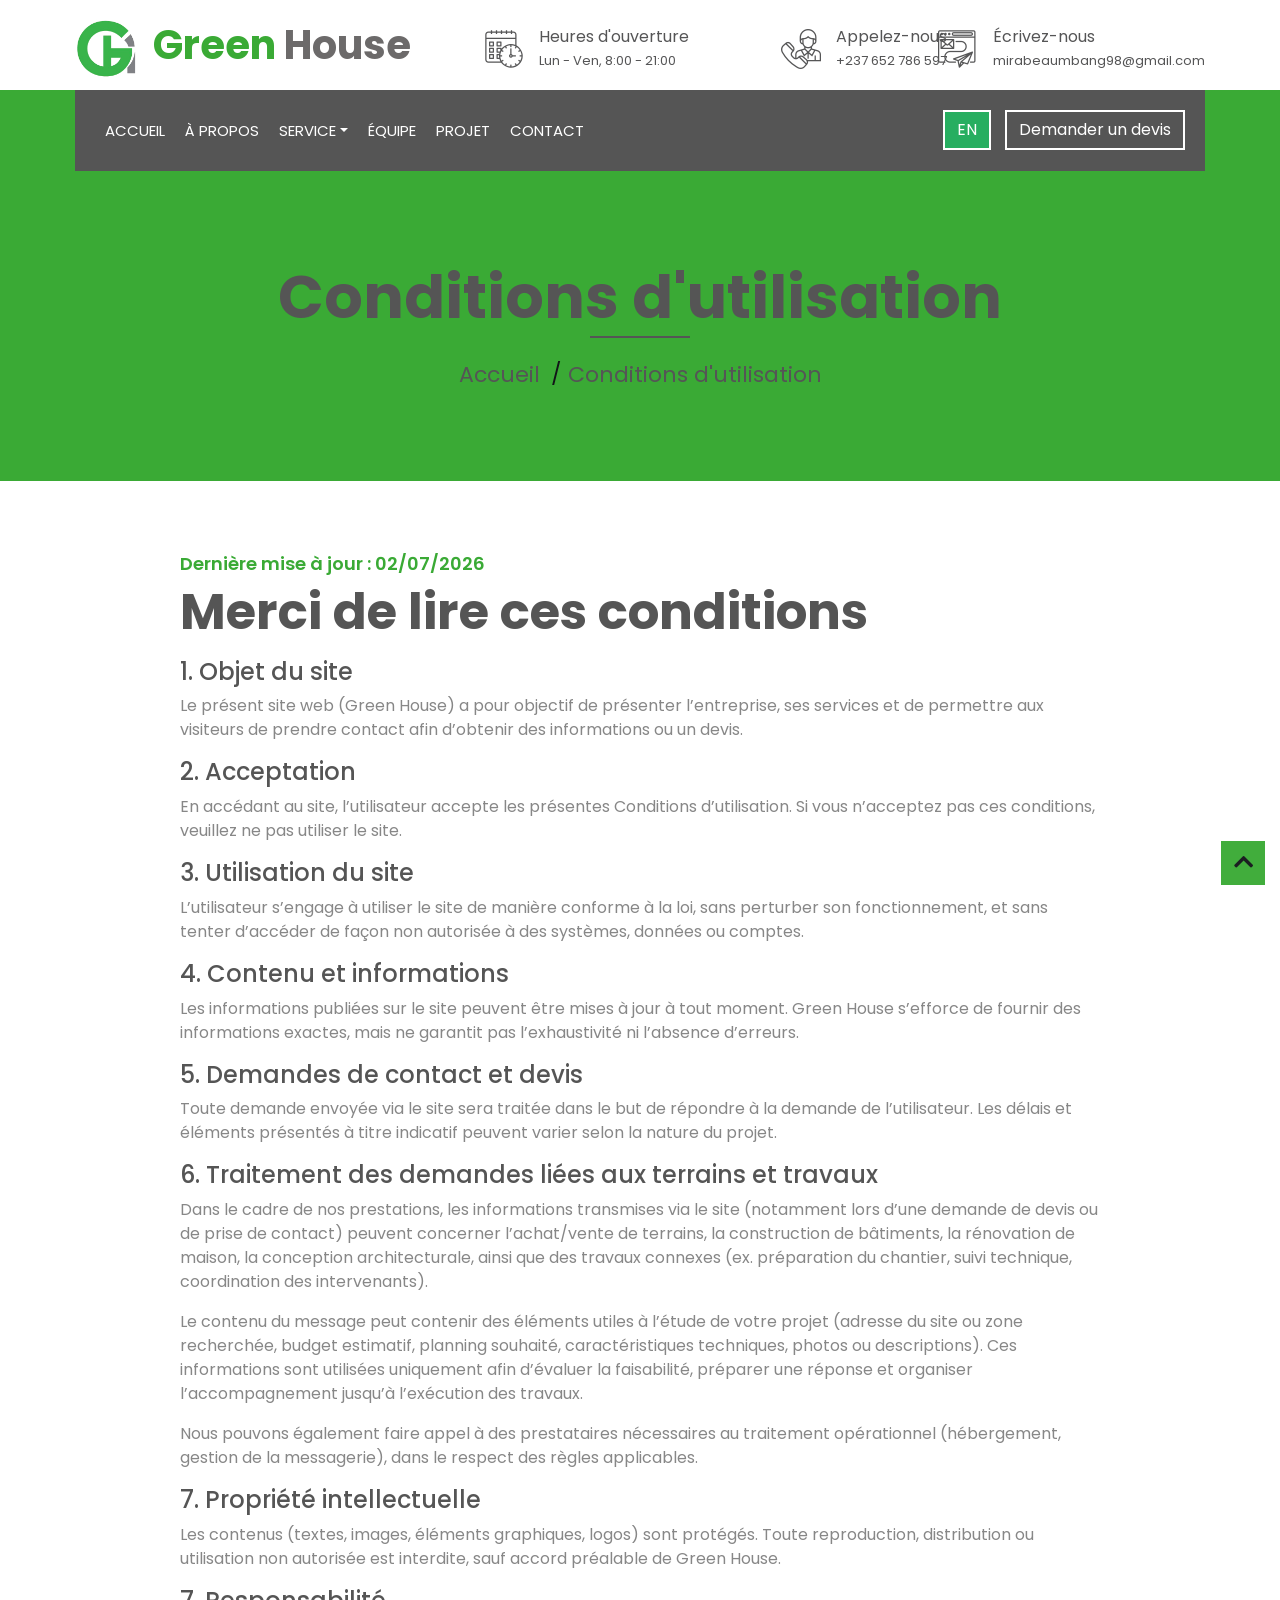
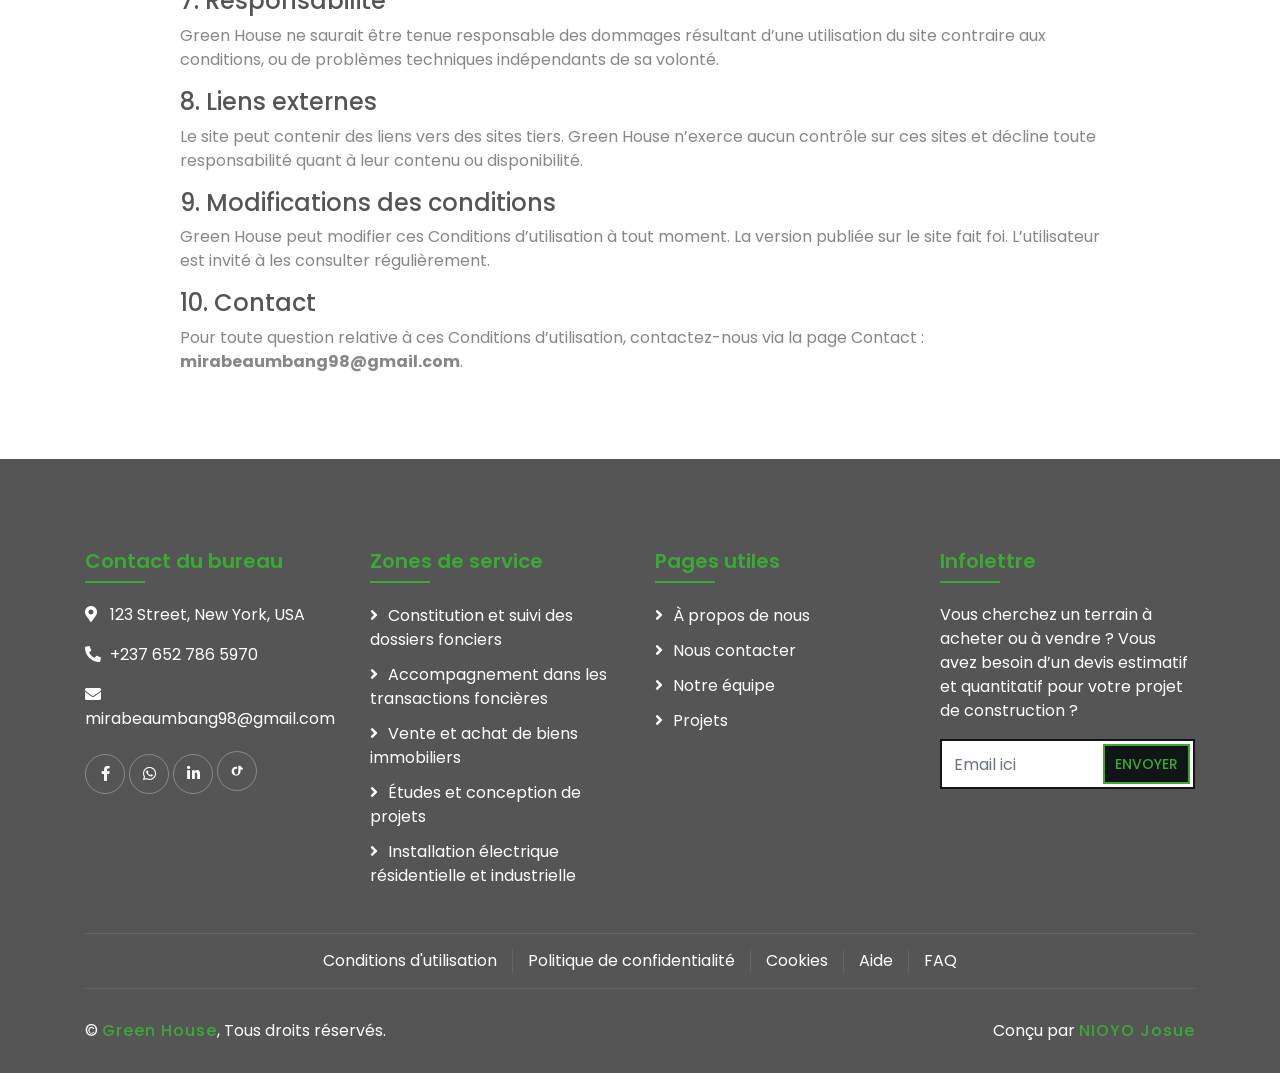
<file: conditions.html>
<!DOCTYPE html>
<html lang="en">
    <head>
        <meta charset="utf-8">
        <title>Green House - Conditions d'utilisation</title>
        <meta content="width=device-width, initial-scale=1.0" name="viewport">
        <meta content="conditions d'utilisation, Green House, construction, immobilier" name="keywords">
        <meta content="Conditions d’utilisation du site Green House : utilisation conforme, demandes de devis, responsabilités et informations sur les terrains et travaux au Cameroun." name="description">


        <!-- Favicon -->
        <link href="img/favicon.ico" rel="icon">

        <!-- Google Font -->
        <link href="https://fonts.googleapis.com/css2?family=Poppins:wght@100;200;300;400;500;600;700;800;900&display=swap" rel="stylesheet">

        <!-- CSS Libraries -->
        <link href="https://stackpath.bootstrapcdn.com/bootstrap/4.4.1/css/bootstrap.min.css" rel="stylesheet">
        <link href="https://cdnjs.cloudflare.com/ajax/libs/font-awesome/5.10.0/css/all.min.css" rel="stylesheet">
        <link href="lib/flaticon/font/flaticon.css" rel="stylesheet"> 
        <link href="lib/animate/animate.min.css" rel="stylesheet">
        <link href="lib/owlcarousel/assets/owl.carousel.min.css" rel="stylesheet">
        <link href="lib/lightbox/css/lightbox.min.css" rel="stylesheet">
        <link href="lib/slick/slick.css" rel="stylesheet">
        <link href="lib/slick/slick-theme.css" rel="stylesheet">

        <!-- Template Stylesheet -->
        <link href="css/style.css" rel="stylesheet">
    </head>

    <body>
        <div class="wrapper">
            <!-- Top Bar Start -->
            <div class="top-bar">
                <div class="container-fluid">
                    <div class="row align-items-center">
                        <div class="col-lg-4 col-md-12">
                            <div class="logo">
                                <a href="index.html">
                                    <img src="img/logo.svg" alt="Logo" class="site-logo">
                                    <h1 style="color:#3AAA35;">Green <span style="color: #6c6a6a;">House</span></h1>
                                </a>
                            </div>
                        </div>
                        <div class="col-lg-8 col-md-7 d-none d-lg-block">
                            <div class="row">
                                <div class="col-4">
                                    <div class="top-bar-item">
                                        <div class="top-bar-icon">
                                            <i class="flaticon-calendar"></i>
                                        </div>
                                        <div class="top-bar-text">
                                            <h3>Heures d'ouverture</h3>
                                            <p>Lun - Ven, 8:00 - 21:00</p>
                                        </div>
                                    </div>
                                </div>
                                <div class="col-4">
                                    <div class="top-bar-item">
                                        <div class="top-bar-icon">
                                            <i class="flaticon-call"></i>
                                        </div>
                                        <div class="top-bar-text">
                                            <h3>Appelez-nous</h3>
                                            <p>+237 652 786 597</p>
                                        </div>
                                    </div>
                                </div>
                                <div class="col-4">
                                    <div class="top-bar-item">
                                        <div class="top-bar-icon">
                                            <i class="flaticon-send-mail"></i>
                                        </div>
                                        <div class="top-bar-text">
                                            <h3>Écrivez-nous</h3>
                                            <p>mirabeaumbang98@gmail.com</p>
                                        </div>
                                    </div>
                                </div>
                            </div>
                        </div>
                    </div>
                </div>
            </div>
            <!-- Top Bar End -->

            <!-- Nav Bar Start -->
            <div class="nav-bar">
                <div class="container-fluid">
                    <nav class="navbar navbar-expand-lg bg-dark navbar-dark">
                        <a href="#" class="navbar-brand">MENU</a>
                        <button type="button" class="navbar-toggler" data-toggle="collapse" data-target="#navbarCollapse">
                            <span class="navbar-toggler-icon"></span>
                        </button>

                        <div class="collapse navbar-collapse justify-content-between" id="navbarCollapse">
                            <div class="navbar-nav mr-auto">
                                <a href="index.html" class="nav-item nav-link">Accueil</a>
                                <a href="about.html" class="nav-item nav-link">À propos</a>
                                <div class="nav-item dropdown">
                                    <a href="#" class="nav-link dropdown-toggle" data-toggle="dropdown" aria-haspopup="true" aria-expanded="false">Service</a>
                                    <div class="dropdown-menu">
                                        <a class="dropdown-item" href="service.html#transaction-fonciere">Transaction Foncière</a>
                                        <a class="dropdown-item" href="service.html#transaction-immobiliere">Transaction immobilière</a>
                                        <a class="dropdown-item" href="service.html#gestion-projet">Gestion de projet</a>
                                        <a class="dropdown-item" href="service.html#installation-electrique">Installation electrique</a>
                                        <a class="dropdown-item" href="service.html#installation-domotique">Installation des syteme domotique</a>
                                    </div>
                                </div>
                                <a href="team.html" class="nav-item nav-link">Équipe</a>
                                <a href="portfolio.html" class="nav-item nav-link">Projet</a>
                                <a href="contact.html" class="nav-item nav-link">Contact</a>
                            </div>
                            <div class="ml-auto">
                                <button id="lang-toggle" class="btn btn-language" style="background-color: #27ae60; color: white; margin-right: 10px;">EN</button>
                                <a class="btn" href="contact.html">Demander un devis</a>
                            </div>
                        </div>
                    </nav>
                </div>
            </div>
            <!-- Nav Bar End -->

            <!-- Page Header Start -->
            <div class="page-header">
                <div class="container">
                    <div class="row">
                        <div class="col-12">
                            <h2>Conditions d'utilisation</h2>
                        </div>
                        <div class="col-12">
                            <a href="">Accueil</a>
                            <a href="">Conditions d'utilisation</a>
                        </div>
                    </div>
                </div>
            </div>
            <!-- Page Header End -->

            <div class="container py-4">
                <div class="row">
                    <div class="col-lg-10 offset-lg-1">
                        <div class="section-header text-left mb-3">
                            <p>Dernière mise à jour : 02/07/2026</p>
                            <h2>Merci de lire ces conditions</h2>
                        </div>

                        <div class="about-text">
                            <h4 class="mt-3">1. Objet du site</h4>
                            <p>
                                Le présent site web (Green House) a pour objectif de présenter l’entreprise, ses services et de permettre aux visiteurs
                                de prendre contact afin d’obtenir des informations ou un devis.
                            </p>

                            <h4 class="mt-3">2. Acceptation</h4>
                            <p>
                                En accédant au site, l’utilisateur accepte les présentes Conditions d’utilisation. Si vous n’acceptez pas ces conditions,
                                veuillez ne pas utiliser le site.
                            </p>

                            <h4 class="mt-3">3. Utilisation du site</h4>
                            <p>
                                L’utilisateur s’engage à utiliser le site de manière conforme à la loi, sans perturber son fonctionnement, et sans tenter
                                d’accéder de façon non autorisée à des systèmes, données ou comptes.
                            </p>

                            <h4 class="mt-3">4. Contenu et informations</h4>
                            <p>
                                Les informations publiées sur le site peuvent être mises à jour à tout moment. Green House s’efforce de fournir des
                                informations exactes, mais ne garantit pas l’exhaustivité ni l’absence d’erreurs.
                            </p>

                            <h4 class="mt-3">5. Demandes de contact et devis</h4>
                            <p>
                                Toute demande envoyée via le site sera traitée dans le but de répondre à la demande de l’utilisateur. Les délais et éléments
                                présentés à titre indicatif peuvent varier selon la nature du projet.
                            </p>

                            <h4 class="mt-3">6. Traitement des demandes liées aux terrains et travaux</h4>
                            <p>
                                Dans le cadre de nos prestations, les informations transmises via le site (notamment lors d’une demande de devis ou de prise de contact)
                                peuvent concerner l’achat/vente de terrains, la construction de bâtiments, la rénovation de maison, la conception architecturale,
                                ainsi que des travaux connexes (ex. préparation du chantier, suivi technique, coordination des intervenants).
                            </p>
                            <p>
                                Le contenu du message peut contenir des éléments utiles à l’étude de votre projet (adresse du site ou zone recherchée,
                                budget estimatif, planning souhaité, caractéristiques techniques, photos ou descriptions). Ces informations sont utilisées uniquement
                                afin d’évaluer la faisabilité, préparer une réponse et organiser l’accompagnement jusqu’à l’exécution des travaux.
                            </p>
                            <p>
                                Nous pouvons également faire appel à des prestataires nécessaires au traitement opérationnel (hébergement, gestion de la messagerie),
                                dans le respect des règles applicables.
                            </p>

                            <h4 class="mt-3">7. Propriété intellectuelle</h4>
                            <p>
                                Les contenus (textes, images, éléments graphiques, logos) sont protégés. Toute reproduction, distribution ou utilisation non
                                autorisée est interdite, sauf accord préalable de Green House.
                            </p>

                            <h4 class="mt-3">7. Responsabilité</h4>
                            <p>
                                Green House ne saurait être tenue responsable des dommages résultant d’une utilisation du site contraire aux conditions, ou
                                de problèmes techniques indépendants de sa volonté.
                            </p>

                            <h4 class="mt-3">8. Liens externes</h4>
                            <p>
                                Le site peut contenir des liens vers des sites tiers. Green House n’exerce aucun contrôle sur ces sites et décline toute
                                responsabilité quant à leur contenu ou disponibilité.
                            </p>

                            <h4 class="mt-3">9. Modifications des conditions</h4>
                            <p>
                                Green House peut modifier ces Conditions d’utilisation à tout moment. La version publiée sur le site fait foi. L’utilisateur
                                est invité à les consulter régulièrement.
                            </p>

                            <h4 class="mt-3">10. Contact</h4>
                            <p>
                                Pour toute question relative à ces Conditions d’utilisation, contactez-nous via la page Contact :
                                <strong>mirabeaumbang98@gmail.com</strong>.
                            </p>
                        </div>
                    </div>
                </div>
            </div>

            <!-- Footer Start -->
            <div class="footer wow fadeIn" data-wow-delay="0.3s">
                <div class="container">
                    <div class="row">
                        <div class="col-md-6 col-lg-3">
                            <div class="footer-contact">
                                <h2>Contact du bureau</h2>
                                <p><i class="fa fa-map-marker-alt"></i>123 Street, New York, USA</p>
                                <p><i class="fa fa-phone-alt"></i>+237 652 786 5970</p>
                                <p><i class="fa fa-envelope"></i>mirabeaumbang98@gmail.com</p>
                                <div class="footer-social">
                                    <a href="https://www.facebook.com/share/1CXBwgBWYF/" target="_blank" rel="noopener" aria-label="Suivez-nous sur Facebook"><i class="fab fa-facebook-f"></i></a>
                                    <!-- <a href=""><i class="fab fa-youtube"></i></a> -->
                                    <a href="https://wa.me/652786597" target="_blank" rel="noopener" aria-label="Contactez-nous par WhatsApp"><i class="fab fa-whatsapp"></i></a>
                                    <!-- <a href=""><i class="fab fa-instagram"></i></a> -->
                                    <a href="https://www.linkedin.com/in/mirabeau-umbang-98/" target="_blank" rel="noopener" aria-label="Suivez-nous sur LinkedIn"><i class="fab fa-linkedin-in"></i></a>
                                    <a href="https://vt.tiktok.com/ZS9fGUL58/" target="_blank" rel="noopener" aria-label="Suivez-nous sur TikTok" aria-label="TikTok">
                                        <svg xmlns="http://www.w3.org/2000/svg" viewBox="0 0 24 24" width="16" height="16" style="display:block;">
                                            <path d="M21.5 7.3c-1.1-.1-2-.4-2.9-1.1-.6-.5-1.2-1.3-1.4-2.1H14v10.2c0 1.8-1.5 3.3-3.3 3.3S7.4 13.9 7.4 12.1c0-1.8 1.5-3.3 3.3-3.3.4 0 .8.1 1.2.2V5.9c-.4-.1-.9-.1-1.3-.1-3.7 0-6.7 3-6.7 6.7s3 6.7 6.7 6.7 6.7-3 6.7-6.7V9.2c.9.6 2 1 3.3 1.1V7.3z"/>
                                        </svg>
                                    </a>

                                </div>
                            </div>
                        </div>
                        <div class="col-md-6 col-lg-3">
                            <div class="footer-link">
                                <h2>Zones de service</h2>
                                <a href="contact.html?sujet=Constitution%20et%20suivi%20des%20dossiers%20fonciers">Constitution et suivi des dossiers fonciers</a>
                                <a href="contact.html?sujet=Accompagnement%20dans%20les%20transactions%20foncières">Accompagnement dans les transactions foncières</a>
                                <a href="contact.html?sujet=Vente%20et%20achat%20de%20biens%20immobiliers">Vente et achat de biens immobiliers</a>
                                <a href="contact.html?sujet=%C3%89tudes%20et%20conception%20de%20projets">Études et conception de projets</a>
                                <a href="contact.html?sujet=Installation%20%C3%A9lectrique%20r%C3%A9sidentielle%20et%20industrielle">Installation électrique résidentielle et industrielle</a>
                            </div>
                        </div>
                        <div class="col-md-6 col-lg-3">
                            <div class="footer-link">
                                <h2>Pages utiles</h2>
                                <a href="about.html">À propos de nous</a>
                                <a href="contact.html">Nous contacter</a>
                                <a href="team.html">Notre équipe</a>
                                <a href="projects.html">Projets</a>
                            </div>
                        </div>
                        <div class="col-md-6 col-lg-3">
                            <div class="newsletter">
                                <h2>Infolettre</h2>
                                <p>
                                    Vous cherchez un terrain à acheter ou à vendre ? Vous avez besoin d’un devis estimatif et quantitatif pour votre projet de construction ?
                                </p>
                                <div class="form">
                                    <input class="form-control" placeholder="Email ici">
                                    <button class="btn">Envoyer</button>
                                </div>
                            </div>
                        </div>
                    </div>
                </div>
                <div class="container footer-menu">
                        <div class="f-menu">
                            <a href="conditions.html">Conditions d'utilisation</a>
                            <a href="politique-confidentialite.html">Politique de confidentialité</a>
                            <a href="cookies.html">Cookies</a>
                            <a href="aide.html">Aide</a>
                            <a href="about.html#faq">FAQ</a>
                        </div>
                </div>
                <div class="container copyright">
                    <div class="row">
                        <div class="col-md-6">
                            <p>&copy; <a href="#">Green House</a>, Tous droits réservés.</p>
                        </div>
                        <div class="col-md-6">
                            <p>Conçu par <a href="https://nioyojosue.netlify.app/" target="_blank">NIOYO Josue</a></p>
                        </div>
                    </div>
                </div>
            </div>
            <!-- Footer End -->

            <a href="#" class="back-to-top"><i class="fa fa-chevron-up"></i></a>
        </div>

        <!-- JavaScript Libraries -->
        <script src="https://code.jquery.com/jquery-3.4.1.min.js"></script>
        <script src="https://stackpath.bootstrapcdn.com/bootstrap/4.4.1/js/bootstrap.bundle.min.js"></script>
        <script src="lib/easing/easing.min.js"></script>
        <script src="lib/wow/wow.min.js"></script>
        <script src="lib/owlcarousel/owl.carousel.min.js"></script>
        <script src="lib/isotope/isotope.pkgd.min.js"></script>
        <script src="lib/lightbox/js/lightbox.min.js"></script>
        <script src="lib/waypoints/waypoints.min.js"></script>
        <script src="lib/counterup/counterup.min.js"></script>
        <script src="lib/slick/slick.min.js"></script>

        <!-- Template Javascript -->
        <script src="js/main.js"></script>

        <!-- Translation Script WIP -->
        <script>
            let currentLang = localStorage.getItem('preferredLang') || 'en';

            const translations = {
                'Opening Hour': 'Heures d\'ouverture',
                'Mon - Fri, 8:00 - 9:00': 'Lun - Ven, 8:00 - 9:00',
                'Call Us': 'Appelez-nous',
                'Email Us': 'Écrivez-nous',
                'Home': 'Accueil',
                'About': 'À propos',
                'Service': 'Service',
                'Team': 'Équipe',
                'Project': 'Projet',
                'Pages': 'Pages',
                'Blog Page': 'Page Blog',
                'Single Page': 'Page Unique',
                'Contact': 'Contact',
                'Get A Quote': 'Demander un devis',
                'We Are Professional': 'Nous sommes professionnels',
                'For Your Dream Project': 'Pour votre projet de rêve',
                'Professional Builder': 'Constructeur professionnel',
                'We Build Your Home': 'Nous construisons votre maison',
                'We Are Trusted': 'Nous sommes de confiance',
                'Pour vos achats de Terrain': 'Pour vos achats de Terrain',
                'Expert Worker': 'Travailleur expert',
                'Quality Work': 'Travail de qualité',
                '24/7 Support': 'Support 24h/24, 7j/7',
                'Welcome to Green House': 'Bienvenue chez Green House',
                '25 Years Experience': '25 ans d\'expérience',
                'Learn More': 'En savoir plus',
                'Expert Workers': 'Travailleurs experts',
                'Happy Clients': 'Clients satisfaits',
                'Completed Projects': 'Projets en cours',
                'Running Projects': 'Projets en cours',
                'Our Services': 'Nos services',
                'We Provide Services': 'Nous fournissons des services',
                'Building Construction': 'Construction de bâtiments',
                'House Renovation': 'Rénovation de maison',
                'Architecture Design': 'Conception architecturale',
                'Interior Design': 'Design d\'intérieur',
                'Fixing & Support': 'Réparation et support',
                'Painting': 'Peinture',
                'Our Team': 'Notre équipe',
                'Meet Our Engineer': 'Rencontrez nos ingénieurs',
                'CEO & Founder': 'PDG & Fondateur',
                'Civil Engineer': 'Ingénieur civil',
                'Interior Designer': 'Designer d\'intérieur',
                'Painter': 'Peintre',
                'Frequently Asked Question': 'Questions fréquemment posées',
                'You May Ask': 'Vous pouvez demander',
                'Latest Blog': 'Dernier blog',
                'Latest From Our Blog': 'Dernières nouvelles de notre blog',
                'Office Contact': 'Contact du bureau',
                'Services Areas': 'Zones de service',
                'Useful Pages': 'Pages utiles',
                'Newsletter': 'Infolettre'
            };

            function translateElement(node) {
                if (node.nodeType === 3) {
                    let text = node.textContent;
                    for (let [en, fr] of Object.entries(translations)) {
                        if (currentLang === 'fr') {
                            text = text.replace(new RegExp('\\b' + en + '\\b', 'g'), fr);
                        } else {
                            text = text.replace(new RegExp('\\b' + fr + '\\b', 'g'), en);
                        }
                    }
                    node.textContent = text;
                } else if (node.nodeType === 1 && node.nodeName !== 'SCRIPT' && node.nodeName !== 'STYLE') {
                    for (let child of node.childNodes) {
                        translateElement(child);
                    }
                }
            }

            function toggleLanguage() {
                currentLang = currentLang === 'en' ? 'fr' : 'en';
                localStorage.setItem('preferredLang', currentLang);
                document.getElementById('lang-toggle').innerText = currentLang === 'en' ? 'EN' : 'FR';
                translateElement(document.body);
            }

            document.getElementById('lang-toggle').addEventListener('click', toggleLanguage);
            document.getElementById('lang-toggle').innerText = currentLang === 'en' ? 'EN' : 'FR';

            if (currentLang === 'fr') {
                translateElement(document.body);
            }
        </script>
    </body>
</html>
</file>
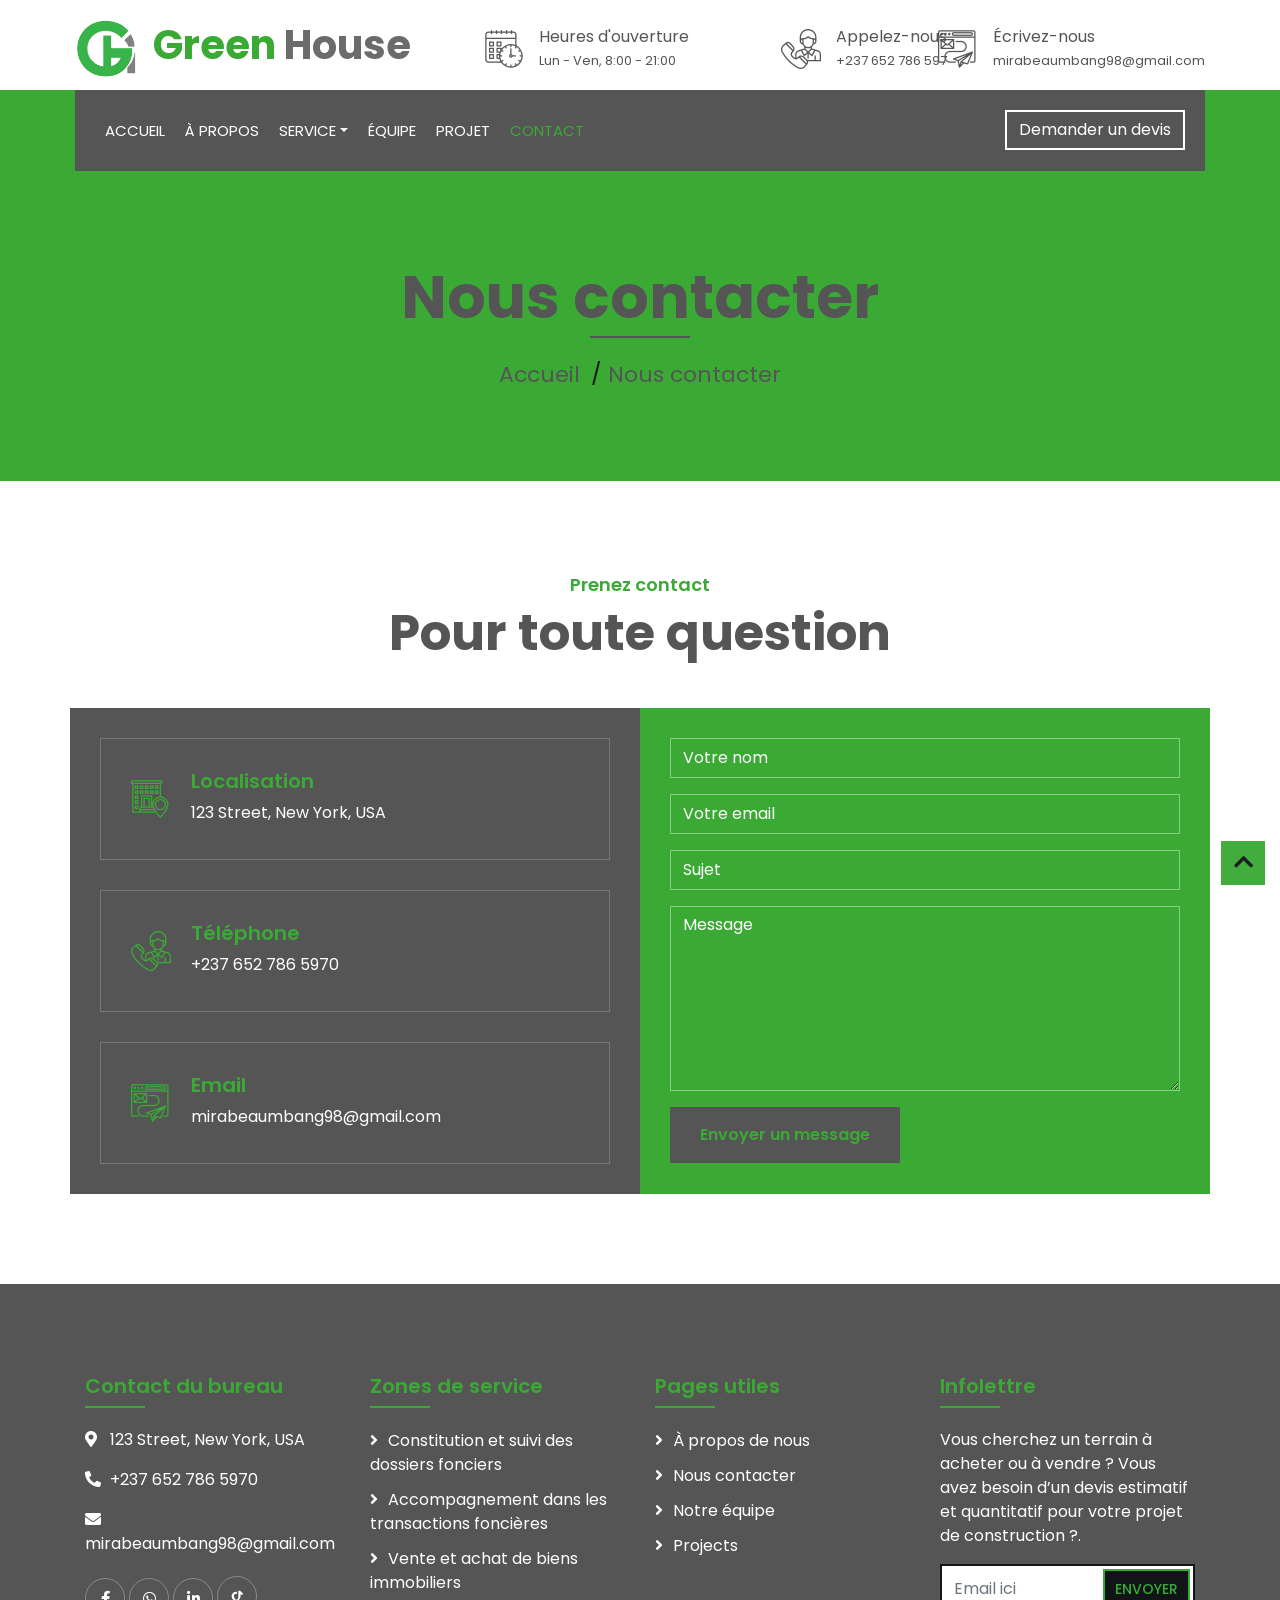
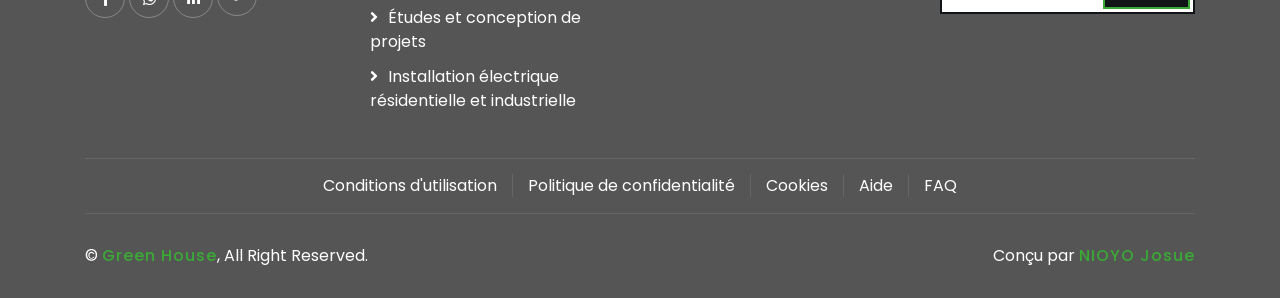
<file: contact.html>
<!DOCTYPE html>
<html lang="en">
    <head>
        <meta charset="utf-8">
        <title>Green House - Construction Company</title>
        <meta content="width=device-width, initial-scale=1.0" name="viewport">
        <meta content="Construction Company Website Template" name="keywords">
        <meta content="Construction Company Website Template" name="description">

        <!-- Favicon -->
        <link href="img/favicon.ico" rel="icon">

        <!-- Google Font -->
        <link href="https://fonts.googleapis.com/css2?family=Poppins:wght@100;200;300;400;500;600;700;800;900&display=swap" rel="stylesheet">

        <!-- CSS Libraries -->
        <link href="https://stackpath.bootstrapcdn.com/bootstrap/4.4.1/css/bootstrap.min.css" rel="stylesheet">
        <link href="https://cdnjs.cloudflare.com/ajax/libs/font-awesome/5.10.0/css/all.min.css" rel="stylesheet">
        <link href="lib/flaticon/font/flaticon.css" rel="stylesheet"> 
        <link href="lib/animate/animate.min.css" rel="stylesheet">
        <link href="lib/owlcarousel/assets/owl.carousel.min.css" rel="stylesheet">
        <link href="lib/lightbox/css/lightbox.min.css" rel="stylesheet">
        <link href="lib/slick/slick.css" rel="stylesheet">
        <link href="lib/slick/slick-theme.css" rel="stylesheet">

        <!-- Template Stylesheet -->
        <link href="css/style.css" rel="stylesheet">
    </head>

    <body>
        <div class="wrapper">
            <!-- Top Bar Start -->
            <div class="top-bar">
                <div class="container-fluid">
                    <div class="row align-items-center">
                        <div class="col-lg-4 col-md-12">
                            <div class="logo">
                                <a href="index.html">
                                    <img src="img/logo.svg" alt="Logo" class="site-logo">
                                    <h1 style="color:#3AAA35;">Green <span style="color: #6c6a6a;">House</span></h1>
                                </a>
                            </div>
                        </div>
                        <div class="col-lg-8 col-md-7 d-none d-lg-block">
                            <div class="row">
                                <div class="col-4">
                                    <div class="top-bar-item">
                                        <div class="top-bar-icon">
                                            <i class="flaticon-calendar"></i>
                                        </div>
                                        <div class="top-bar-text">
                                            <h3>Heures d'ouverture</h3>
                                            <p>Lun - Ven, 8:00 - 21:00</p>
                                        </div>
                                    </div>
                                </div>
                                <div class="col-4">
                                    <div class="top-bar-item">
                                        <div class="top-bar-icon">
                                            <i class="flaticon-call"></i>
                                        </div>
                                        <div class="top-bar-text">
                                            <h3>Appelez-nous</h3>
                                            <p>+237 652 786 597</p>
                                        </div>
                                    </div>
                                </div>
                                <div class="col-4">
                                    <div class="top-bar-item">
                                        <div class="top-bar-icon">
                                            <i class="flaticon-send-mail"></i>
                                        </div>
                                        <div class="top-bar-text">
                                            <h3>Écrivez-nous</h3>
                                            <p>mirabeaumbang98@gmail.com</p>
                                        </div>
                                    </div>
                                </div>
                            </div>
                        </div>
                    </div>
                </div>
            </div>
            <!-- Top Bar End -->

            <!-- Nav Bar Start -->
            <div class="nav-bar">
                <div class="container-fluid">
                    <nav class="navbar navbar-expand-lg bg-dark navbar-dark">
                        <a href="#" class="navbar-brand">MENU</a>
                        <button type="button" class="navbar-toggler" data-toggle="collapse" data-target="#navbarCollapse">
                            <span class="navbar-toggler-icon"></span>
                        </button>

                        <div class="collapse navbar-collapse justify-content-between" id="navbarCollapse">
                            <div class="navbar-nav mr-auto">
                                <a href="index.html" class="nav-item nav-link">Accueil</a>
                                <a href="about.html" class="nav-item nav-link">À propos</a>
                                <div class="nav-item dropdown">
                                    <a href="#" class="nav-link dropdown-toggle" data-toggle="dropdown" aria-haspopup="true" aria-expanded="false">Service</a>
                                    <div class="dropdown-menu">
                                        <a class="dropdown-item" href="service.html#transaction-fonciere">Transaction Foncière</a>
                                        <a class="dropdown-item" href="service.html#transaction-immobiliere">Transaction immobilière</a>
                                        <a class="dropdown-item" href="service.html#gestion-projet">Gestion de projet</a>
                                        <a class="dropdown-item" href="service.html#installation-electrique">Installation electrique</a>
                                        <a class="dropdown-item" href="service.html#installation-domotique">Installation des syteme domotique</a>
                                    </div>
                                </div>
                                <a href="team.html" class="nav-item nav-link">Équipe</a>
                                <a href="portfolio.html" class="nav-item nav-link">Projet</a>
                                <!-- <div class="nav-item dropdown">
                                    <a href="#" class="nav-link dropdown-toggle" data-toggle="dropdown">Pages</a>
                                    <div class="dropdown-menu">
                                        <a href="blog.html" class="dropdown-item">Page Blog</a>
                                        <a href="single.html" class="dropdown-item">Page Unique</a>
                                    </div> -->
                                <a href="contact.html" class="nav-item nav-link active">Contact</a>
                            </div>
                            <div class="ml-auto">
                                <a class="btn" href="contact.html">Demander un devis</a>
                            </div>
                        </div>
                    </nav>
                </div>
            </div>
            <!-- Nav Bar End -->
            
            
            <!-- Page Header Start -->
            <div class="page-header">
                <div class="container">
                    <div class="row">
                        <div class="col-12">
                            <h2>Nous contacter</h2>
                        </div>
                        <div class="col-12">
                            <a href="">Accueil</a>
                            <a href="">Nous contacter</a>
                        </div>
                    </div>
                </div>
            </div>
            <!-- Page Header End -->


            <!-- Contact Start -->
            <div class="contact wow fadeInUp">
                <div class="container">
                    <div class="section-header text-center">
                        <p>Prenez contact</p>
                        <h2>Pour toute question</h2>
                    </div>
                    <div class="row">
                        <div class="col-md-6">
                            <div class="contact-info">
                                <div class="contact-item">
                                    <i class="flaticon-address"></i>
                                    <div class="contact-text">
                                        <h2>Localisation</h2>
                                        <p>123 Street, New York, USA</p>
                                    </div>
                                </div>
                                <div class="contact-item">
                                    <i class="flaticon-call"></i>
                                    <div class="contact-text">
                                        <h2>Téléphone</h2>
                                        <p>+237 652 786 5970</p>
                                    </div>
                                </div>
                                <div class="contact-item">
                                    <i class="flaticon-send-mail"></i>
                                    <div class="contact-text">
                                        <h2>Email</h2>
                                        <p>mirabeaumbang98@gmail.com</p>
                                    </div>
                                </div>
                            </div>
                        </div>
                        <div class="col-md-6">
                            <div class="contact-form">
                                    <div id="success"></div>
                                <form name="sentMessage" id="contactForm" novalidate="novalidate">
                                    <input type="hidden" id="serviceSubject" value="" />
                                    <div class="control-group">
                                        <input type="text" class="form-control" id="name" placeholder="Votre nom" required="required" data-validation-required-message="Veuillez entrer votre nom" />
                                        <p class="help-block text-danger"></p>
                                    </div>
                                    <div class="control-group">
                                        <input type="email" class="form-control" id="email" placeholder="Votre email" required="required" data-validation-required-message="Veuillez entrer votre email" />
                                        <p class="help-block text-danger"></p>
                                    </div>
                                    <div class="control-group">
                                        <input type="text" class="form-control" id="subject" placeholder="Sujet" required="required" data-validation-required-message="Veuillez entrer un sujet" />
                                        <p class="help-block text-danger"></p>
                                    </div>
                                    <div class="control-group" style="display:none;">
                                        <input type="text" id="serviceSubjectInput" value="" />
                                    </div>
                                    <div class="control-group">
                                        <textarea class="form-control" id="message" placeholder="Message" required="required" data-validation-required-message="Veuillez entrer votre message"></textarea>
                                        <p class="help-block text-danger"></p>
                                    </div>
                                    <div>
                                        <button class="btn" type="submit" id="sendMessageButton">Envoyer un message</button>
                                    </div>
                                </form>
                            </div>
                        </div>
                    </div>
                </div>
            </div>
            <!-- Contact End -->


            <!-- Footer Start -->
            <div class="footer wow fadeIn" data-wow-delay="0.3s">
                <div class="container">
                    <div class="row">
                        <div class="col-md-6 col-lg-3">
                            <div class="footer-contact">
                                <h2>Contact du bureau</h2>
                                <p><i class="fa fa-map-marker-alt"></i>123 Street, New York, USA</p>
                                <p><i class="fa fa-phone-alt"></i>+237 652 786 5970</p>
                                <p><i class="fa fa-envelope"></i>mirabeaumbang98@gmail.com</p>
                                <div class="footer-social">
                                    <a href="https://www.facebook.com/share/1CXBwgBWYF/" target="_blank" rel="noopener" aria-label="Suivez-nous sur Facebook"><i class="fab fa-facebook-f"></i></a>
                                    <!-- <a href=""><i class="fab fa-youtube"></i></a> -->
                                    <a href="https://wa.me/652786597" target="_blank" rel="noopener" aria-label="Contactez-nous par WhatsApp"><i class="fab fa-whatsapp"></i></a>
                                    <!-- <a href=""><i class="fab fa-instagram"></i></a> -->
                                    <a href="https://www.linkedin.com/in/mirabeau-umbang-98/" target="_blank" rel="noopener" aria-label="Suivez-nous sur LinkedIn"><i class="fab fa-linkedin-in"></i></a>
                                    <a href="https://vt.tiktok.com/ZS9fGUL58/" target="_blank" rel="noopener" aria-label="Suivez-nous sur TikTok" aria-label="TikTok">
                                        <svg xmlns="http://www.w3.org/2000/svg" viewBox="0 0 24 24" width="16" height="16" style="display:block;">
                                            <path d="M21.5 7.3c-1.1-.1-2-.4-2.9-1.1-.6-.5-1.2-1.3-1.4-2.1H14v10.2c0 1.8-1.5 3.3-3.3 3.3S7.4 13.9 7.4 12.1c0-1.8 1.5-3.3 3.3-3.3.4 0 .8.1 1.2.2V5.9c-.4-.1-.9-.1-1.3-.1-3.7 0-6.7 3-6.7 6.7s3 6.7 6.7 6.7 6.7-3 6.7-6.7V9.2c.9.6 2 1 3.3 1.1V7.3z"/>
                                        </svg>
                                    </a>

                                </div>
                            </div>
                        </div>
                        <div class="col-md-6 col-lg-3">
                            <div class="footer-link">
                                <h2>Zones de service</h2>
                                <a href="contact.html">Constitution et suivi des dossiers fonciers</a>
                                <a href="contact.html">Accompagnement dans les transactions foncières</a>
                                <a href="contact.html">Vente et achat de biens immobiliers</a>
                                <a href="contact.html">Études et conception de projets</a>
                                <a href="contact.html">Installation électrique résidentielle et industrielle</a>
                            </div>
                        </div>
                        <div class="col-md-6 col-lg-3">
                            <div class="footer-link">
                            <h2>Pages utiles</h2>
                                <a href="about.html">À propos de nous</a>
                                <a href="contact.html">Nous contacter</a>
                                <a href="team.html">Notre équipe</a>
                                <a href="projects.html">Projects</a>
                            </div>
                        </div>
                        <div class="col-md-6 col-lg-3">
                            <div class="newsletter">
                                <h2>Infolettre</h2>
                                <p>
                                    Vous cherchez un terrain à acheter ou à vendre ? Vous avez besoin d’un devis estimatif et quantitatif pour votre projet de construction ?.

                                </p>
                                <div class="form">
                                    <input class="form-control" placeholder="Email ici">
                                    <button class="btn">Envoyer</button>
                                </div>
                            </div>
                        </div>
                    </div>
                </div>
                <div class="container footer-menu">
                    <div class="f-menu">
                        <a href="conditions.html">Conditions d'utilisation</a>
                        <a href="politique-confidentialite.html">Politique de confidentialité</a>
                        <a href="cookies.html">Cookies</a>
                        <a href="aide.html">Aide</a>
                        <a href="about.html#faq">FAQ</a>
                    </div>
                </div>
                <div class="container copyright">
                    <div class="row">
                        <div class="col-md-6">
                            <p>&copy; <a href="#">Green House</a>, All Right Reserved.</p>
                        </div>
                        <div class="col-md-6">
                            <p>Conçu par <a href="https://nioyojosue.netlify.app/" target="_blank">NIOYO Josue</a></p>
                        </div>
                    </div>
                </div>
            </div>
            <!-- Footer End -->

            <a href="#" class="back-to-top"><i class="fa fa-chevron-up"></i></a>
        </div>

        <!-- JavaScript Libraries -->
        <script src="https://code.jquery.com/jquery-3.4.1.min.js"></script>
        <script src="https://stackpath.bootstrapcdn.com/bootstrap/4.4.1/js/bootstrap.bundle.min.js"></script>
        <script src="lib/easing/easing.min.js"></script>
        <script src="lib/wow/wow.min.js"></script>
        <script src="lib/owlcarousel/owl.carousel.min.js"></script>
        <script src="lib/isotope/isotope.pkgd.min.js"></script>
        <script src="lib/lightbox/js/lightbox.min.js"></script>
        <script src="lib/waypoints/waypoints.min.js"></script>
        <script src="lib/counterup/counterup.min.js"></script>
        <script src="lib/slick/slick.min.js"></script>
        
        <!-- Contact Javascript File -->
        <script src="mail/jqBootstrapValidation.min.js"></script>
        <script src="mail/contact.js"></script>

        <!-- Auto-fill subject from links -->
        <script>
            (function () {
                try {
                    var params = new URLSearchParams(window.location.search);
                    var subject = params.get('sujet');
                    if (!subject) {
                        // also support "subject" just in case
                        subject = params.get('subject');
                    }
                    if (subject) {
                        var input = document.getElementById('subject');
                        if (input) input.value = subject;
                    }
                } catch (e) {
                    // ignore
                }
            })();
        </script>

        <!-- Template Javascript -->
        <script src="js/main.js"></script>
    </body>
</html>
</file>
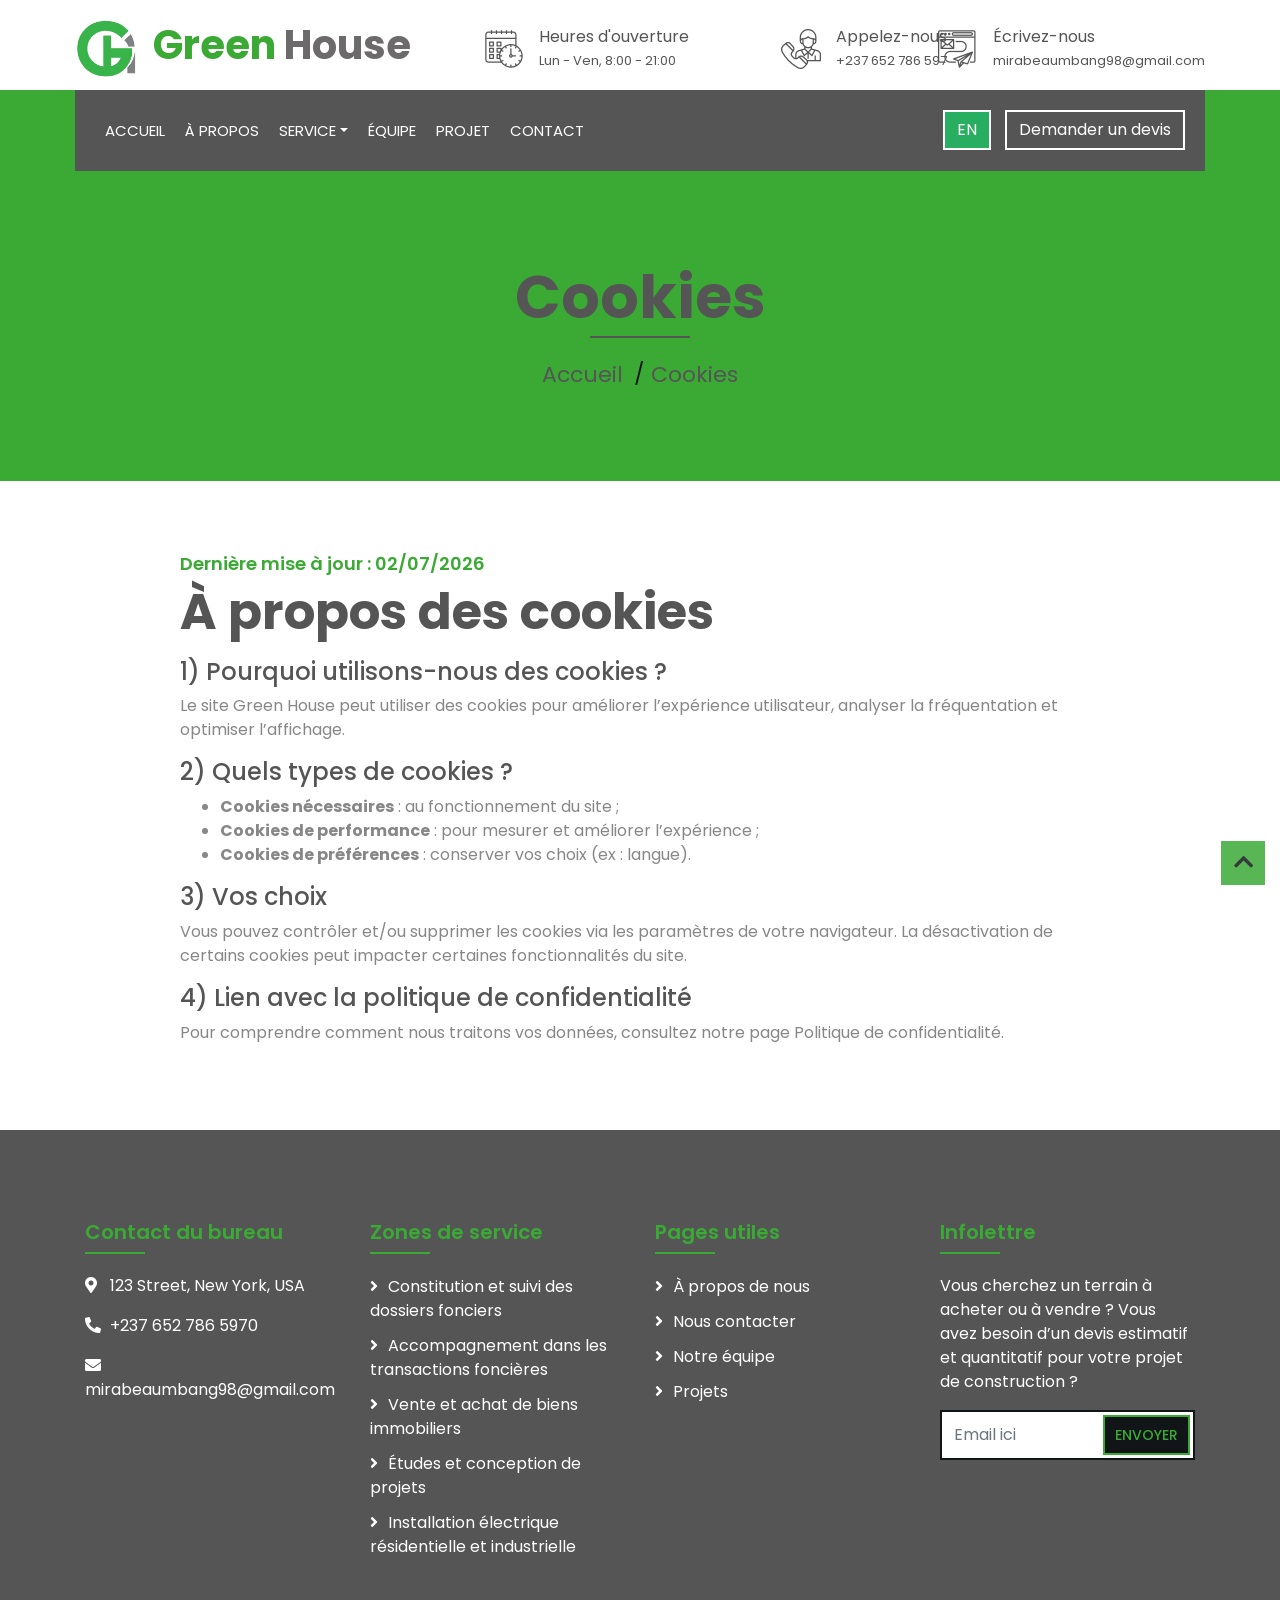
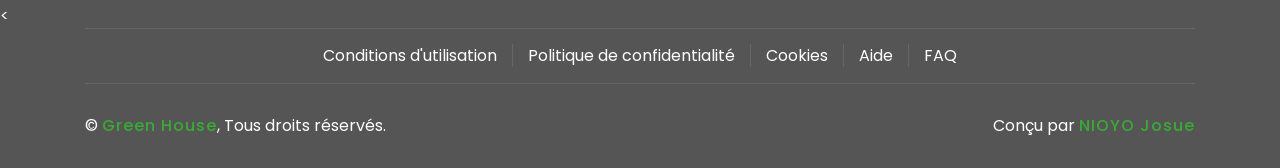
<file: cookies.html>
<!DOCTYPE html>
<html lang="en">
    <head>
        <meta charset="utf-8">
        <title>Green House - Cookies</title>
        <meta content="width=device-width, initial-scale=1.0" name="viewport">
        <meta content="cookies, Green House, confidentialité, Cameroun" name="keywords">
        <meta content="Politique cookies du site Green House : raisons d'utilisation, types de cookies et vos choix." name="description">


        <!-- Favicon -->
        <link href="img/favicon.ico" rel="icon">

        <!-- Google Font -->
        <link href="https://fonts.googleapis.com/css2?family=Poppins:wght@100;200;300;400;500;600;700;800;900&display=swap" rel="stylesheet">

        <!-- CSS Libraries -->
        <link href="https://stackpath.bootstrapcdn.com/bootstrap/4.4.1/css/bootstrap.min.css" rel="stylesheet">
        <link href="https://cdnjs.cloudflare.com/ajax/libs/font-awesome/5.10.0/css/all.min.css" rel="stylesheet">
        <link href="lib/flaticon/font/flaticon.css" rel="stylesheet"> 
        <link href="lib/animate/animate.min.css" rel="stylesheet">
        <link href="lib/owlcarousel/assets/owl.carousel.min.css" rel="stylesheet">
        <link href="lib/lightbox/css/lightbox.min.css" rel="stylesheet">
        <link href="lib/slick/slick.css" rel="stylesheet">
        <link href="lib/slick/slick-theme.css" rel="stylesheet">

        <!-- Template Stylesheet -->
        <link href="css/style.css" rel="stylesheet">
    </head>

    <body>
        <div class="wrapper">
            <!-- Top Bar Start -->
            <div class="top-bar">
                <div class="container-fluid">
                    <div class="row align-items-center">
                        <div class="col-lg-4 col-md-12">
                            <div class="logo">
                                <a href="index.html">
                                    <img src="img/logo.svg" alt="Logo" class="site-logo">
                                    <h1 style="color:#3AAA35;">Green <span style="color: #6c6a6a;">House</span></h1>
                                </a>
                            </div>
                        </div>
                        <div class="col-lg-8 col-md-7 d-none d-lg-block">
                            <div class="row">
                                <div class="col-4">
                                    <div class="top-bar-item">
                                        <div class="top-bar-icon">
                                            <i class="flaticon-calendar"></i>
                                        </div>
                                        <div class="top-bar-text">
                                            <h3>Heures d'ouverture</h3>
                                            <p>Lun - Ven, 8:00 - 21:00</p>
                                        </div>
                                    </div>
                                </div>
                                <div class="col-4">
                                    <div class="top-bar-item">
                                        <div class="top-bar-icon">
                                            <i class="flaticon-call"></i>
                                        </div>
                                        <div class="top-bar-text">
                                            <h3>Appelez-nous</h3>
                                            <p>+237 652 786 597</p>
                                        </div>
                                    </div>
                                </div>
                                <div class="col-4">
                                    <div class="top-bar-item">
                                        <div class="top-bar-icon">
                                            <i class="flaticon-send-mail"></i>
                                        </div>
                                        <div class="top-bar-text">
                                            <h3>Écrivez-nous</h3>
                                            <p>mirabeaumbang98@gmail.com</p>
                                        </div>
                                    </div>
                                </div>
                            </div>
                        </div>
                    </div>
                </div>
            </div>
            <!-- Top Bar End -->

            <!-- Nav Bar Start -->
            <div class="nav-bar">
                <div class="container-fluid">
                    <nav class="navbar navbar-expand-lg bg-dark navbar-dark">
                        <a href="#" class="navbar-brand">MENU</a>
                        <button type="button" class="navbar-toggler" data-toggle="collapse" data-target="#navbarCollapse">
                            <span class="navbar-toggler-icon"></span>
                        </button>

                        <div class="collapse navbar-collapse justify-content-between" id="navbarCollapse">
                            <div class="navbar-nav mr-auto">
                                <a href="index.html" class="nav-item nav-link">Accueil</a>
                                <a href="about.html" class="nav-item nav-link">À propos</a>
                                <div class="nav-item dropdown">
                                    <a href="#" class="nav-link dropdown-toggle" data-toggle="dropdown" aria-haspopup="true" aria-expanded="false">Service</a>
                                    <div class="dropdown-menu">
                                        <a class="dropdown-item" href="service.html#transaction-fonciere">Transaction Foncière</a>
                                        <a class="dropdown-item" href="service.html#transaction-immobiliere">Transaction immobilière</a>
                                        <a class="dropdown-item" href="service.html#gestion-projet">Gestion de projet</a>
                                        <a class="dropdown-item" href="service.html#installation-electrique">Installation electrique</a>
                                        <a class="dropdown-item" href="service.html#installation-domotique">Installation des syteme domotique</a>
                                    </div>
                                </div>
                                <a href="team.html" class="nav-item nav-link">Équipe</a>
                                <a href="portfolio.html" class="nav-item nav-link">Projet</a>
                                <a href="contact.html" class="nav-item nav-link">Contact</a>
                            </div>
                            <div class="ml-auto">
                                <button id="lang-toggle" class="btn btn-language" style="background-color: #27ae60; color: white; margin-right: 10px;">EN</button>
                                <a class="btn" href="contact.html">Demander un devis</a>
                            </div>
                        </div>
                    </nav>
                </div>
            </div>
            <!-- Nav Bar End -->

            <!-- Page Header Start -->
            <div class="page-header">
                <div class="container">
                    <div class="row">
                        <div class="col-12">
                            <h2>Cookies</h2>
                        </div>
                        <div class="col-12">
                            <a href="">Accueil</a>
                            <a href="">Cookies</a>
                        </div>
                    </div>
                </div>
            </div>
            <!-- Page Header End -->

            <div class="container py-4">
                <div class="row">
                    <div class="col-lg-10 offset-lg-1">
                        <div class="section-header text-left mb-3">
                            <p>Dernière mise à jour : 02/07/2026</p>
                            <h2>À propos des cookies</h2>
                        </div>

                        <div class="about-text">
                            <h4 class="mt-3">1) Pourquoi utilisons-nous des cookies ?</h4>
                            <p>
                                Le site Green House peut utiliser des cookies pour améliorer l’expérience utilisateur, analyser la fréquentation et
                                optimiser l’affichage.
                            </p>

                            <h4 class="mt-3">2) Quels types de cookies ?</h4>
                            <ul>
                                <li><strong>Cookies nécessaires</strong> : au fonctionnement du site ;</li>
                                <li><strong>Cookies de performance</strong> : pour mesurer et améliorer l’expérience ;</li>
                                <li><strong>Cookies de préférences</strong> : conserver vos choix (ex : langue).</li>
                            </ul>

                            <h4 class="mt-3">3) Vos choix</h4>
                            <p>
                                Vous pouvez contrôler et/ou supprimer les cookies via les paramètres de votre navigateur.
                                La désactivation de certains cookies peut impacter certaines fonctionnalités du site.
                            </p>

                            <h4 class="mt-3">4) Lien avec la politique de confidentialité</h4>
                            <p>
                                Pour comprendre comment nous traitons vos données, consultez notre page
                                <a href="politique-confidentialite.html">Politique de confidentialité</a>.
                            </p>
                        </div>
                    </div>
                </div>
            </div>

            <!-- Footer Start -->
            <div class="footer wow fadeIn" data-wow-delay="0.3s">
                <div class="container">
                    <div class="row">
                        <div class="col-md-6 col-lg-3">
                            <div class="footer-contact">
                                <h2>Contact du bureau</h2>
                                <p><i class="fa fa-map-marker-alt"></i>123 Street, New York, USA</p>
                                <p><i class="fa fa-phone-alt"></i>+237 652 786 5970</p>
                                <p><i class="fa fa-envelope"></i>mirabeaumbang98@gmail.com</p>
                            </div>
                        </div>
                        <div class="col-md-6 col-lg-3">
                            <div class="footer-link">
                                <h2>Zones de service</h2>
                                <a href="contact.html?sujet=Constitution%20et%20suivi%20des%20dossiers%20fonciers">Constitution et suivi des dossiers fonciers</a>
                                <a href="contact.html?sujet=Accompagnement%20dans%20les%20transactions%20foncières">Accompagnement dans les transactions foncières</a>
                                <a href="contact.html?sujet=Vente%20et%20achat%20de%20biens%20immobiliers">Vente et achat de biens immobiliers</a>
                                <a href="contact.html?sujet=%C3%89tudes%20et%20conception%20de%20projets">Études et conception de projets</a>
                                <a href="contact.html?sujet=Installation%20%C3%A9lectrique%20r%C3%A9sidentielle%20et%20industrielle">Installation électrique résidentielle et industrielle</a>
                            </div>
                        </div>
                        <div class="col-md-6 col-lg-3">
                            <div class="footer-link">
                                <h2>Pages utiles</h2>
                                <a href="about.html">À propos de nous</a>
                                <a href="contact.html">Nous contacter</a>
                                <a href="team.html">Notre équipe</a>
                                <a href="portfolio.html">Projets</a>
                            </div>
                        </div>
                        <div class="col-md-6 col-lg-3">
                            <div class="newsletter">
                                <h2>Infolettre</h2>
                                <p>
                                    Vous cherchez un terrain à acheter ou à vendre ? Vous avez besoin d’un devis estimatif et quantitatif pour votre projet de construction ?
                                </p>
                                <div class="form">
                                    <input class="form-control" placeholder="Email ici">
                                    <button class="btn">Envoyer</button>
                                </div>
                            </div>
                        </div>
                    </div>
                </div>

                <<div class="container footer-menu">
                    <div class="f-menu">
                        <a href="conditions.html">Conditions d'utilisation</a>
                        <a href="politique-confidentialite.html">Politique de confidentialité</a>
                        <a href="cookies.html">Cookies</a>
                        <a href="aide.html">Aide</a>
                        <a href="about.html#faq">FAQ</a>
                    </div>
                </div>

                <div class="container copyright">
                    <div class="row">
                        <div class="col-md-6">
                            <p>&copy; <a href="#">Green House</a>, Tous droits réservés.</p>
                        </div>
                        <div class="col-md-6">
                            <p>Conçu par <a href="https://nioyojosue.netlify.app/" target="_blank">NIOYO Josue</a></p>
                        </div>
                    </div>
                </div>
            </div>
            <!-- Footer End -->

            <a href="#" class="back-to-top"><i class="fa fa-chevron-up"></i></a>
        </div>

        <script src="https://code.jquery.com/jquery-3.4.1.min.js"></script>
        <script src="https://stackpath.bootstrapcdn.com/bootstrap/4.4.1/js/bootstrap.bundle.min.js"></script>
        <script src="lib/easing/easing.min.js"></script>
        <script src="lib/wow/wow.min.js"></script>
        <script src="lib/owlcarousel/owl.carousel.min.js"></script>
        <script src="lib/isotope/isotope.pkgd.min.js"></script>
        <script src="lib/lightbox/js/lightbox.min.js"></script>
        <script src="lib/waypoints/waypoints.min.js"></script>
        <script src="lib/counterup/counterup.min.js"></script>
        <script src="lib/slick/slick.min.js"></script>
        <script src="js/main.js"></script>

        <script>
            let currentLang = localStorage.getItem('preferredLang') || 'en';
            const translations = {
                'Opening Hour': 'Heures d\'ouverture',
                'Mon - Fri, 8:00 - 9:00': 'Lun - Ven, 8:00 - 9:00',
                'Call Us': 'Appelez-nous',
                'Email Us': 'Écrivez-nous',
                'Home': 'Accueil',
                'About': 'À propos',
                'Service': 'Service',
                'Team': 'Équipe',
                'Contact': 'Contact',
                'Newsletter': 'Infolettre'
            };

            function translateElement(node) {
                if (node.nodeType === 3) {
                    let text = node.textContent;
                    for (let [en, fr] of Object.entries(translations)) {
                        if (currentLang === 'fr') {
                            text = text.replace(new RegExp('\\b' + en + '\\b', 'g'), fr);
                        } else {
                            text = text.replace(new RegExp('\\b' + fr + '\\b', 'g'), en);
                        }
                    }
                    node.textContent = text;
                } else if (node.nodeType === 1 && node.nodeName !== 'SCRIPT' && node.nodeName !== 'STYLE') {
                    for (let child of node.childNodes) {
                        translateElement(child);
                    }
                }
            }

            function toggleLanguage() {
                currentLang = currentLang === 'en' ? 'fr' : 'en';
                localStorage.setItem('preferredLang', currentLang);
                const el = document.getElementById('lang-toggle');
                if (el) el.innerText = currentLang === 'en' ? 'EN' : 'FR';
                translateElement(document.body);
            }

            const langBtn = document.getElementById('lang-toggle');
            if (langBtn) {
                langBtn.addEventListener('click', toggleLanguage);
                langBtn.innerText = currentLang === 'en' ? 'EN' : 'FR';
            }

            if (currentLang === 'fr') {
                translateElement(document.body);
            }
        </script>
    </body>
</html>
</file>
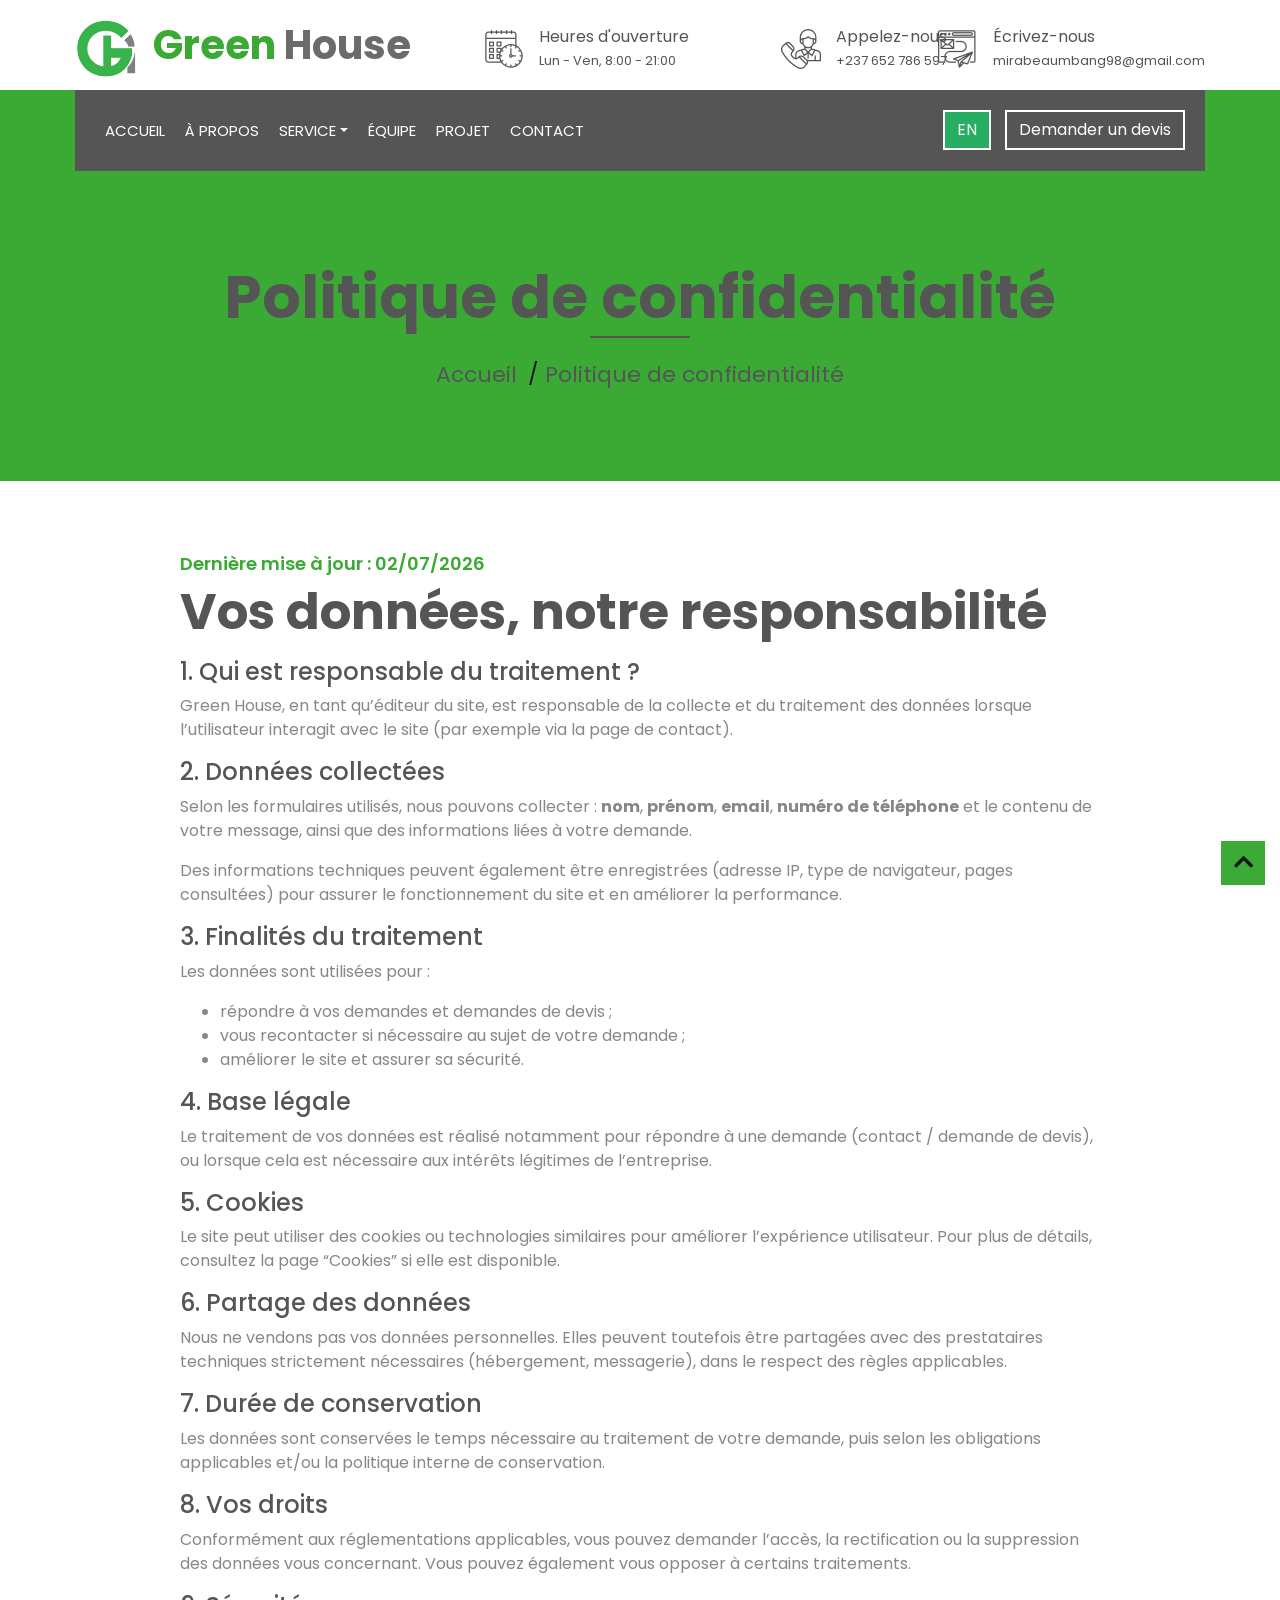
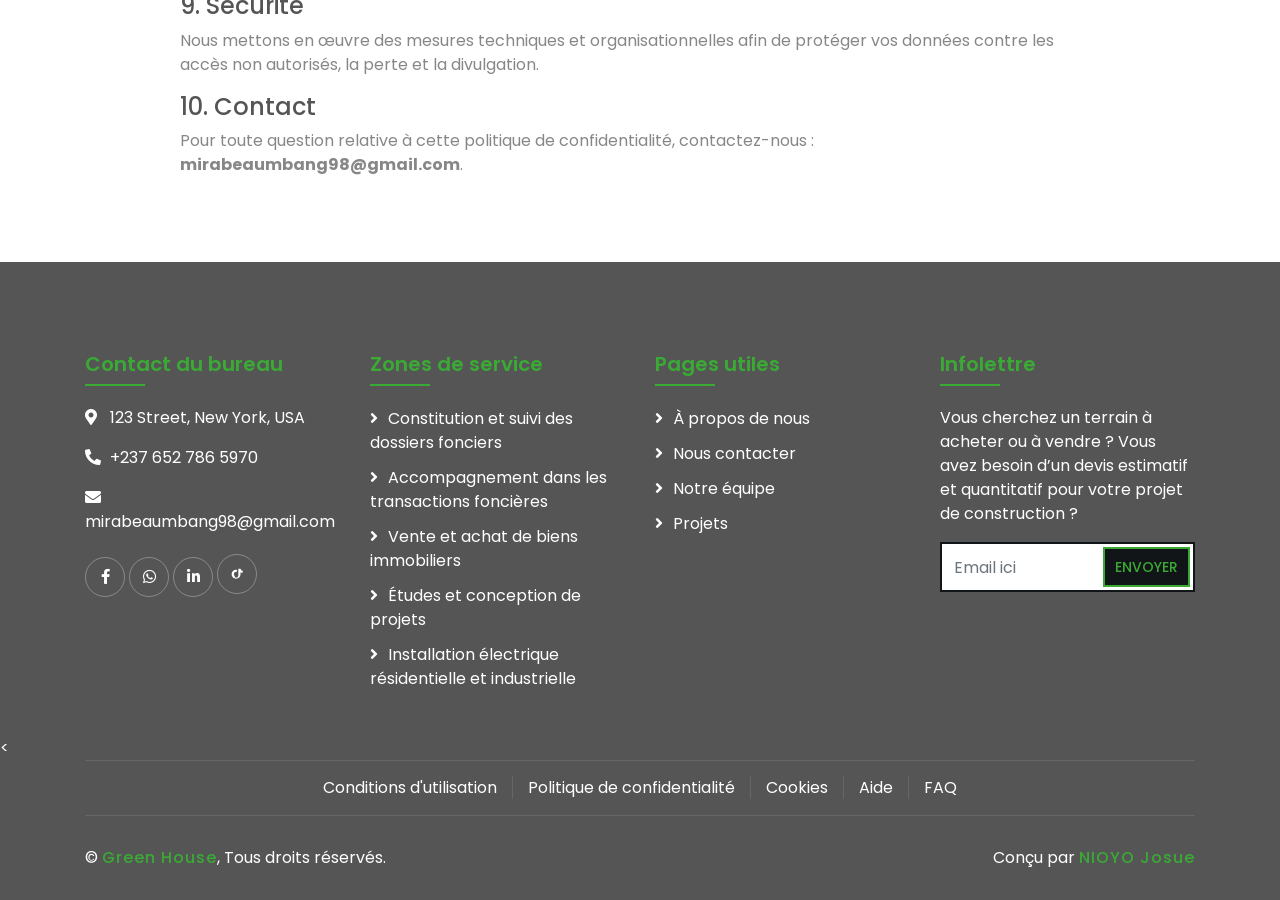
<file: politique-confidentialite.html>
<!DOCTYPE html>
<html lang="en">
    <head>
        <meta charset="utf-8">
        <title>Green House - Politique de confidentialité</title>
        <meta content="width=device-width, initial-scale=1.0" name="viewport">
        <meta content="Construction Company Website Template" name="keywords">
        <meta content="Construction Company Website Template" name="description">

        <!-- Favicon -->
        <link href="img/favicon.ico" rel="icon">

        <!-- Google Font -->
        <link href="https://fonts.googleapis.com/css2?family=Poppins:wght@100;200;300;400;500;600;700;800;900&display=swap" rel="stylesheet">

        <!-- CSS Libraries -->
        <link href="https://stackpath.bootstrapcdn.com/bootstrap/4.4.1/css/bootstrap.min.css" rel="stylesheet">
        <link href="https://cdnjs.cloudflare.com/ajax/libs/font-awesome/5.10.0/css/all.min.css" rel="stylesheet">
        <link href="lib/flaticon/font/flaticon.css" rel="stylesheet"> 
        <link href="lib/animate/animate.min.css" rel="stylesheet">
        <link href="lib/owlcarousel/assets/owl.carousel.min.css" rel="stylesheet">
        <link href="lib/lightbox/css/lightbox.min.css" rel="stylesheet">
        <link href="lib/slick/slick.css" rel="stylesheet">
        <link href="lib/slick/slick-theme.css" rel="stylesheet">

        <!-- Template Stylesheet -->
        <link href="css/style.css" rel="stylesheet">
    </head>

    <body>
        <div class="wrapper">
            <!-- Top Bar Start -->
            <div class="top-bar">
                <div class="container-fluid">
                    <div class="row align-items-center">
                        <div class="col-lg-4 col-md-12">
                            <div class="logo">
                                <a href="index.html">
                                    <img src="img/logo.svg" alt="Logo" class="site-logo">
                                    <h1 style="color:#3AAA35;">Green <span style="color: #6c6a6a;">House</span></h1>
                                </a>
                            </div>
                        </div>
                        <div class="col-lg-8 col-md-7 d-none d-lg-block">
                            <div class="row">
                                <div class="col-4">
                                    <div class="top-bar-item">
                                        <div class="top-bar-icon">
                                            <i class="flaticon-calendar"></i>
                                        </div>
                                        <div class="top-bar-text">
                                            <h3>Heures d'ouverture</h3>
                                            <p>Lun - Ven, 8:00 - 21:00</p>
                                        </div>
                                    </div>
                                </div>
                                <div class="col-4">
                                    <div class="top-bar-item">
                                        <div class="top-bar-icon">
                                            <i class="flaticon-call"></i>
                                        </div>
                                        <div class="top-bar-text">
                                            <h3>Appelez-nous</h3>
                                            <p>+237 652 786 597</p>
                                        </div>
                                    </div>
                                </div>
                                <div class="col-4">
                                    <div class="top-bar-item">
                                        <div class="top-bar-icon">
                                            <i class="flaticon-send-mail"></i>
                                        </div>
                                        <div class="top-bar-text">
                                            <h3>Écrivez-nous</h3>
                                            <p>mirabeaumbang98@gmail.com</p>
                                        </div>
                                    </div>
                                </div>
                            </div>
                        </div>
                    </div>
                </div>
            </div>
            <!-- Top Bar End -->

            <!-- Nav Bar Start -->
            <div class="nav-bar">
                <div class="container-fluid">
                    <nav class="navbar navbar-expand-lg bg-dark navbar-dark">
                        <a href="#" class="navbar-brand">MENU</a>
                        <button type="button" class="navbar-toggler" data-toggle="collapse" data-target="#navbarCollapse">
                            <span class="navbar-toggler-icon"></span>
                        </button>

                        <div class="collapse navbar-collapse justify-content-between" id="navbarCollapse">
                            <div class="navbar-nav mr-auto">
                                <a href="index.html" class="nav-item nav-link">Accueil</a>
                                <a href="about.html" class="nav-item nav-link">À propos</a>
                                <div class="nav-item dropdown">
                                    <a href="#" class="nav-link dropdown-toggle" data-toggle="dropdown" aria-haspopup="true" aria-expanded="false">Service</a>
                                    <div class="dropdown-menu">
                                        <a class="dropdown-item" href="service.html#transaction-fonciere">Transaction Foncière</a>
                                        <a class="dropdown-item" href="service.html#transaction-immobiliere">Transaction immobilière</a>
                                        <a class="dropdown-item" href="service.html#gestion-projet">Gestion de projet</a>
                                        <a class="dropdown-item" href="service.html#installation-electrique">Installation electrique</a>
                                        <a class="dropdown-item" href="service.html#installation-domotique">Installation des syteme domotique</a>
                                    </div>
                                </div>
                                <a href="team.html" class="nav-item nav-link">Équipe</a>
                                <a href="portfolio.html" class="nav-item nav-link">Projet</a>
                                <a href="contact.html" class="nav-item nav-link">Contact</a>
                            </div>
                            <div class="ml-auto">
                                <button id="lang-toggle" class="btn btn-language" style="background-color: #27ae60; color: white; margin-right: 10px;">EN</button>
                                <a class="btn" href="contact.html">Demander un devis</a>
                            </div>
                        </div>
                    </nav>
                </div>
            </div>
            <!-- Nav Bar End -->

            <!-- Page Header Start -->
            <div class="page-header">
                <div class="container">
                    <div class="row">
                        <div class="col-12">
                            <h2>Politique de confidentialité</h2>
                        </div>
                        <div class="col-12">
                            <a href="index.html">Accueil</a>
                            <a href="">Politique de confidentialité</a>
                        </div>
                    </div>
                </div>
            </div>
            <!-- Page Header End -->

            <div class="container py-4">
                <div class="row">
                    <div class="col-lg-10 offset-lg-1">
                        <div class="section-header text-left mb-3">
                            <p>Dernière mise à jour : 02/07/2026</p>
                            <h2>Vos données, notre responsabilité</h2>
                        </div>

                        <div class="about-text">
                            <h4 class="mt-3">1. Qui est responsable du traitement ?</h4>
                            <p>
                                Green House, en tant qu’éditeur du site, est responsable de la collecte et du traitement des données lorsque
                                l’utilisateur interagit avec le site (par exemple via la page de contact).
                            </p>

                            <h4 class="mt-3">2. Données collectées</h4>
                            <p>
                                Selon les formulaires utilisés, nous pouvons collecter : <strong>nom</strong>, <strong>prénom</strong>, <strong>email</strong>,
                                <strong>numéro de téléphone</strong> et le contenu de votre message, ainsi que des informations liées à votre demande.
                            </p>
                            <p>
                                Des informations techniques peuvent également être enregistrées (adresse IP, type de navigateur, pages consultées)
                                pour assurer le fonctionnement du site et en améliorer la performance.
                            </p>

                            <h4 class="mt-3">3. Finalités du traitement</h4>
                            <p>
                                Les données sont utilisées pour :
                            </p>
                            <ul>
                                <li>répondre à vos demandes et demandes de devis ;</li>
                                <li>vous recontacter si nécessaire au sujet de votre demande ;</li>
                                <li>améliorer le site et assurer sa sécurité.</li>
                            </ul>

                            <h4 class="mt-3">4. Base légale</h4>
                            <p>
                                Le traitement de vos données est réalisé notamment pour répondre à une demande (contact / demande de devis),
                                ou lorsque cela est nécessaire aux intérêts légitimes de l’entreprise.
                            </p>

                            <h4 class="mt-3">5. Cookies</h4>
                            <p>
                                Le site peut utiliser des cookies ou technologies similaires pour améliorer l’expérience utilisateur.
                                Pour plus de détails, consultez la page “Cookies” si elle est disponible.
                            </p>

                            <h4 class="mt-3">6. Partage des données</h4>
                            <p>
                                Nous ne vendons pas vos données personnelles. Elles peuvent toutefois être partagées avec des prestataires
                                techniques strictement nécessaires (hébergement, messagerie), dans le respect des règles applicables.
                            </p>

                            <h4 class="mt-3">7. Durée de conservation</h4>
                            <p>
                                Les données sont conservées le temps nécessaire au traitement de votre demande, puis selon les obligations
                                applicables et/ou la politique interne de conservation.
                            </p>

                            <h4 class="mt-3">8. Vos droits</h4>
                            <p>
                                Conformément aux réglementations applicables, vous pouvez demander l’accès, la rectification ou la suppression
                                des données vous concernant. Vous pouvez également vous opposer à certains traitements.
                            </p>

                            <h4 class="mt-3">9. Sécurité</h4>
                            <p>
                                Nous mettons en œuvre des mesures techniques et organisationnelles afin de protéger vos données contre
                                les accès non autorisés, la perte et la divulgation.
                            </p>

                            <h4 class="mt-3">10. Contact</h4>
                            <p>
                                Pour toute question relative à cette politique de confidentialité, contactez-nous :
                                <strong>mirabeaumbang98@gmail.com</strong>.
                            </p>
                        </div>
                    </div>
                </div>
            </div>

            <!-- Footer Start -->
            <div class="footer wow fadeIn" data-wow-delay="0.3s">
                <div class="container">
                    <div class="row">
                        <div class="col-md-6 col-lg-3">
                            <div class="footer-contact">
                                <h2>Contact du bureau</h2>
                                <p><i class="fa fa-map-marker-alt"></i>123 Street, New York, USA</p>
                                <p><i class="fa fa-phone-alt"></i>+237 652 786 5970</p>
                                <p><i class="fa fa-envelope"></i>mirabeaumbang98@gmail.com</p>
                                <div class="footer-social">
                                    <a href="https://www.facebook.com/share/1CXBwgBWYF/" target="_blank" rel="noopener" aria-label="Suivez-nous sur Facebook"><i class="fab fa-facebook-f"></i></a>
                                    <!-- <a href=""><i class="fab fa-youtube"></i></a> -->
                                    <a href="https://wa.me/652786597" target="_blank" rel="noopener" aria-label="Contactez-nous par WhatsApp"><i class="fab fa-whatsapp"></i></a>
                                    <!-- <a href=""><i class="fab fa-instagram"></i></a> -->
                                    <a href="https://www.linkedin.com/in/mirabeau-umbang-98/" target="_blank" rel="noopener" aria-label="Suivez-nous sur LinkedIn"><i class="fab fa-linkedin-in"></i></a>
                                    <a href="https://vt.tiktok.com/ZS9fGUL58/" target="_blank" rel="noopener" aria-label="Suivez-nous sur TikTok" aria-label="TikTok">
                                        <svg xmlns="http://www.w3.org/2000/svg" viewBox="0 0 24 24" width="16" height="16" style="display:block;">
                                            <path d="M21.5 7.3c-1.1-.1-2-.4-2.9-1.1-.6-.5-1.2-1.3-1.4-2.1H14v10.2c0 1.8-1.5 3.3-3.3 3.3S7.4 13.9 7.4 12.1c0-1.8 1.5-3.3 3.3-3.3.4 0 .8.1 1.2.2V5.9c-.4-.1-.9-.1-1.3-.1-3.7 0-6.7 3-6.7 6.7s3 6.7 6.7 6.7 6.7-3 6.7-6.7V9.2c.9.6 2 1 3.3 1.1V7.3z"/>
                                        </svg>
                                    </a>

                                </div>
                            </div>
                        </div>

                        <div class="col-md-6 col-lg-3">
                            <div class="footer-link">
                                <h2>Zones de service</h2>
                                <a href="contact.html?sujet=Constitution%20et%20suivi%20des%20dossiers%20fonciers">Constitution et suivi des dossiers fonciers</a>
                                <a href="contact.html?sujet=Accompagnement%20dans%20les%20transactions%20foncières">Accompagnement dans les transactions foncières</a>
                                <a href="contact.html?sujet=Vente%20et%20achat%20de%20biens%20immobiliers">Vente et achat de biens immobiliers</a>
                                <a href="contact.html?sujet=%C3%89tudes%20et%20conception%20de%20projets">Études et conception de projets</a>
                                <a href="contact.html?sujet=Installation%20%C3%A9lectrique%20r%C3%A9sidentielle%20et%20industrielle">Installation électrique résidentielle et industrielle</a>
                            </div>
                        </div>

                        <div class="col-md-6 col-lg-3">
                            <div class="footer-link">
                                <h2>Pages utiles</h2>
                                <a href="about.html">À propos de nous</a>
                                <a href="contact.html">Nous contacter</a>
                                <a href="team.html">Notre équipe</a>
                                <a href="portfolio.html">Projets</a>
                            </div>
                        </div>

                        <div class="col-md-6 col-lg-3">
                            <div class="newsletter">
                                <h2>Infolettre</h2>
                                <p>
                                    Vous cherchez un terrain à acheter ou à vendre ? Vous avez besoin d’un devis estimatif et quantitatif pour votre projet de construction ?
                                </p>
                                <div class="form">
                                    <input class="form-control" placeholder="Email ici">
                                    <button class="btn">Envoyer</button>
                                </div>
                            </div>
                        </div>
                    </div>
                </div>

                <<div class="container footer-menu">
                    <div class="f-menu">
                        <a href="conditions.html">Conditions d'utilisation</a>
                        <a href="politique-confidentialite.html">Politique de confidentialité</a>
                        <a href="cookies.html">Cookies</a>
                        <a href="aide.html">Aide</a>
                        <a href="about.html#faq">FAQ</a>
                    </div>
                </div>

                <div class="container copyright">
                    <div class="row">
                        <div class="col-md-6">
                            <p>&copy; <a href="#">Green House</a>, Tous droits réservés.</p>
                        </div>
                        <div class="col-md-6">
                            <p>Conçu par <a href="https://nioyojosue.netlify.app/" target="_blank">NIOYO Josue</a></p>
                        </div>
                    </div>
                </div>
            </div>
            <!-- Footer End -->

            <a href="#" class="back-to-top"><i class="fa fa-chevron-up"></i></a>
        </div>

        <!-- JavaScript Libraries -->
        <script src="https://code.jquery.com/jquery-3.4.1.min.js"></script>
        <script src="https://stackpath.bootstrapcdn.com/bootstrap/4.4.1/js/bootstrap.bundle.min.js"></script>
        <script src="lib/easing/easing.min.js"></script>
        <script src="lib/wow/wow.min.js"></script>
        <script src="lib/owlcarousel/owl.carousel.min.js"></script>
        <script src="lib/isotope/isotope.pkgd.min.js"></script>
        <script src="lib/lightbox/js/lightbox.min.js"></script>
        <script src="lib/waypoints/waypoints.min.js"></script>
        <script src="lib/counterup/counterup.min.js"></script>
        <script src="lib/slick/slick.min.js"></script>

        <!-- Template Javascript -->
        <script src="js/main.js"></script>

        <!-- Translation Script -->
        <script>
            let currentLang = localStorage.getItem('preferredLang') || 'en';

            const translations = {
                'Opening Hour': 'Heures d\'ouverture',
                'Mon - Fri, 8:00 - 9:00': 'Lun - Ven, 8:00 - 9:00',
                'Call Us': 'Appelez-nous',
                'Email Us': 'Écrivez-nous',
                'Home': 'Accueil',
                'About': 'À propos',
                'Service': 'Service',
                'Team': 'Équipe',
                'Project': 'Projet',
                'Pages': 'Pages',
                'Blog Page': 'Page Blog',
                'Single Page': 'Page Unique',
                'Contact': 'Contact',
                'Get A Quote': 'Demander un devis',
                'We Are Professional': 'Nous sommes professionnels',
                'For Your Dream Project': 'Pour votre projet de rêve',
                'Professional Builder': 'Constructeur professionnel',
                'We Build Your Home': 'Nous construisons votre maison',
                'We Are Trusted': 'Nous sommes de confiance',
                'Pour vos achats de Terrain': 'Pour vos achats de Terrain',
                'Expert Worker': 'Travailleur expert',
                'Quality Work': 'Travail de qualité',
                '24/7 Support': 'Support 24h/24, 7j/7',
                'Welcome to Green House': 'Bienvenue chez Green House',
                '25 Years Experience': '25 ans d\'expérience',
                'Learn More': 'En savoir plus',
                'Expert Workers': 'Travailleurs experts',
                'Happy Clients': 'Clients satisfaits',
                'Completed Projects': 'Projets en cours',
                'Running Projects': 'Projets en cours',
                'Our Services': 'Nos services',
                'We Provide Services': 'Nous fournissons des services',
                'Building Construction': 'Construction de bâtiments',
                'House Renovation': 'Rénovation de maison',
                'Architecture Design': 'Conception architecturale',
                'Interior Design': 'Design d\'intérieur',
                'Fixing & Support': 'Réparation et support',
                'Painting': 'Peinture',
                'Our Team': 'Notre équipe',
                'Meet Our Engineer': 'Rencontrez nos ingénieurs',
                'CEO & Founder': 'PDG & Fondateur',
                'Civil Engineer': 'Ingénieur civil',
                'Interior Designer': 'Designer d\'intérieur',
                'Painter': 'Peintre',
                'Frequently Asked Question': 'Questions fréquemment posées',
                'You May Ask': 'Vous pouvez demander',
                'Latest Blog': 'Dernier blog',
                'Latest From Our Blog': 'Dernières nouvelles de notre blog',
                'Office Contact': 'Contact du bureau',
                'Services Areas': 'Zones de service',
                'Useful Pages': 'Pages utiles',
                'Newsletter': 'Infolettre'
            };

            function translateElement(node) {
                if (node.nodeType === 3) {
                    let text = node.textContent;
                    for (let [en, fr] of Object.entries(translations)) {
                        if (currentLang === 'fr') {
                            text = text.replace(new RegExp('\\b' + en + '\\b', 'g'), fr);
                        } else {
                            text = text.replace(new RegExp('\\b' + fr + '\\b', 'g'), en);
                        }
                    }
                    node.textContent = text;
                } else if (node.nodeType === 1 && node.nodeName !== 'SCRIPT' && node.nodeName !== 'STYLE') {
                    for (let child of node.childNodes) {
                        translateElement(child);
                    }
                }
            }

            function toggleLanguage() {
                currentLang = currentLang === 'en' ? 'fr' : 'en';
                localStorage.setItem('preferredLang', currentLang);
                document.getElementById('lang-toggle').innerText = currentLang === 'en' ? 'EN' : 'FR';
                translateElement(document.body);
            }

            document.getElementById('lang-toggle').addEventListener('click', toggleLanguage);
            document.getElementById('lang-toggle').innerText = currentLang === 'en' ? 'EN' : 'FR';

            if (currentLang === 'fr') {
                translateElement(document.body);
            }
        </script>
    </body>
</html>
</file>
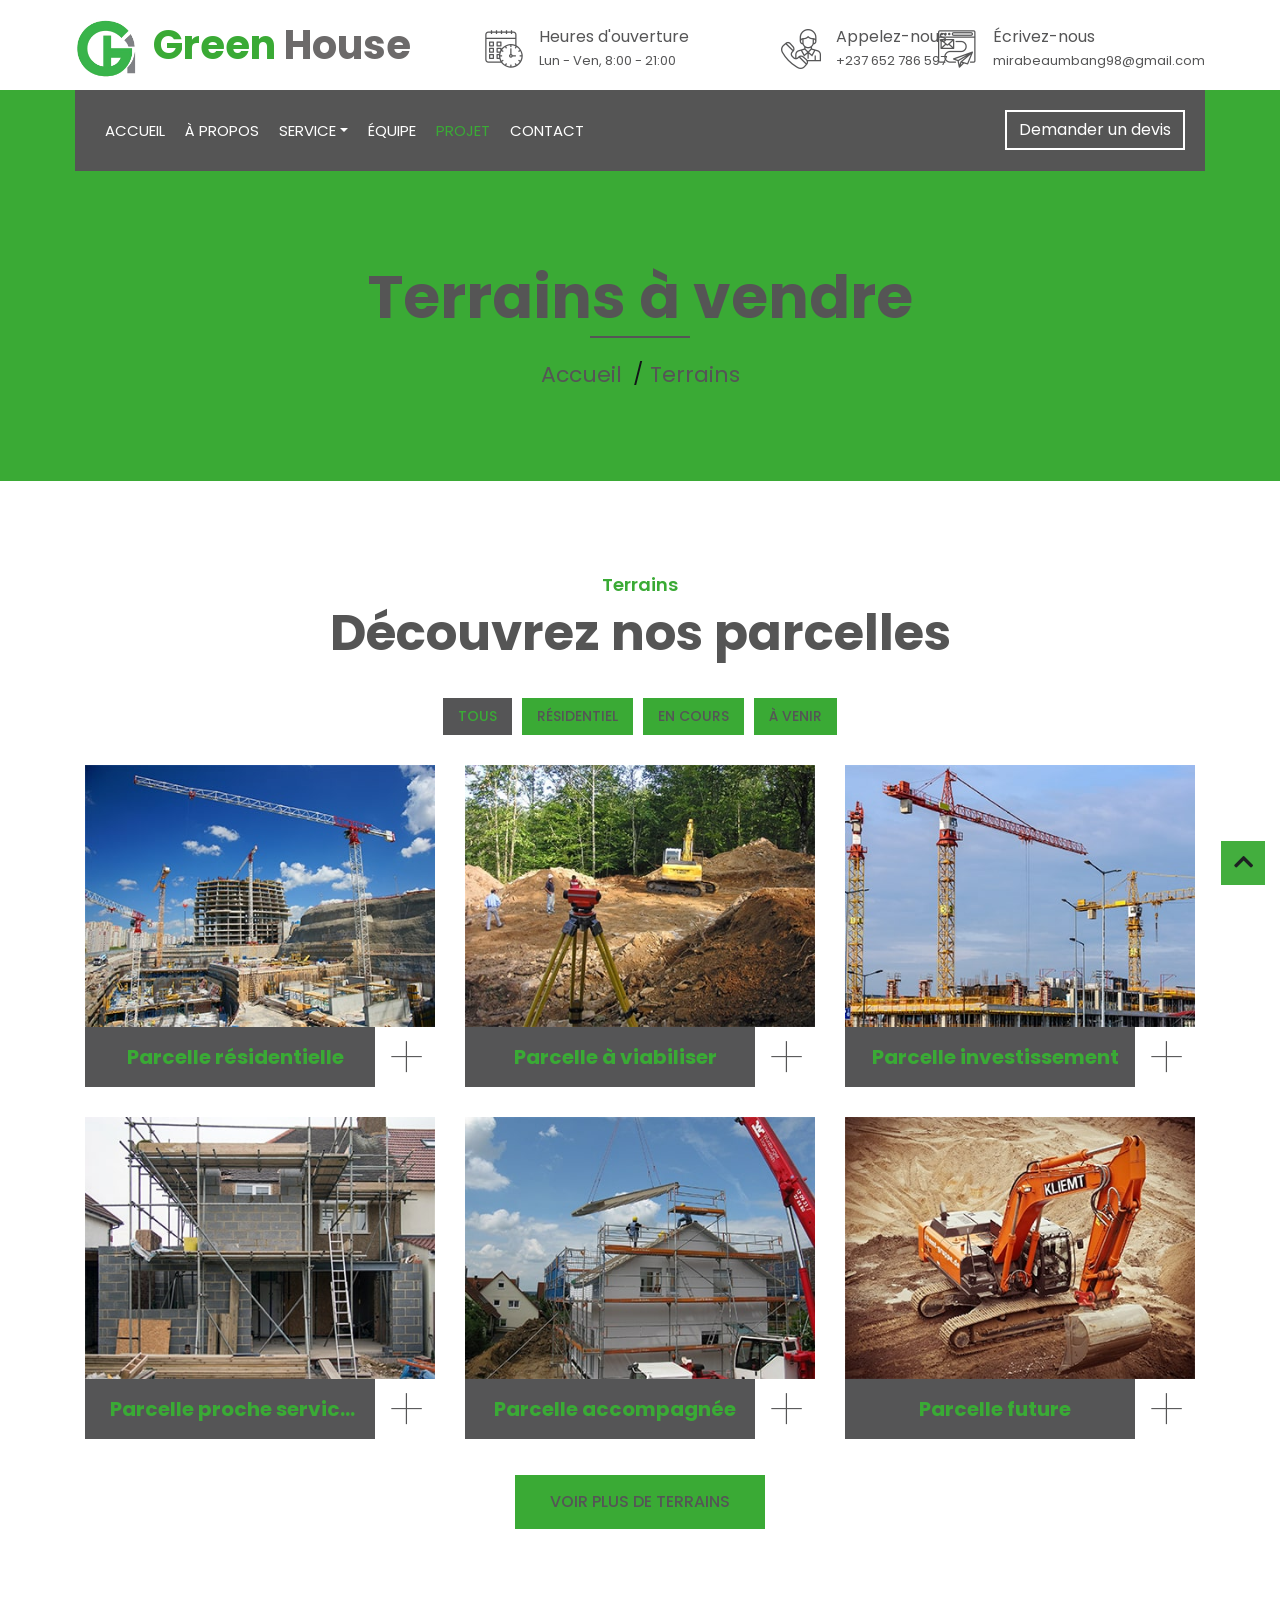
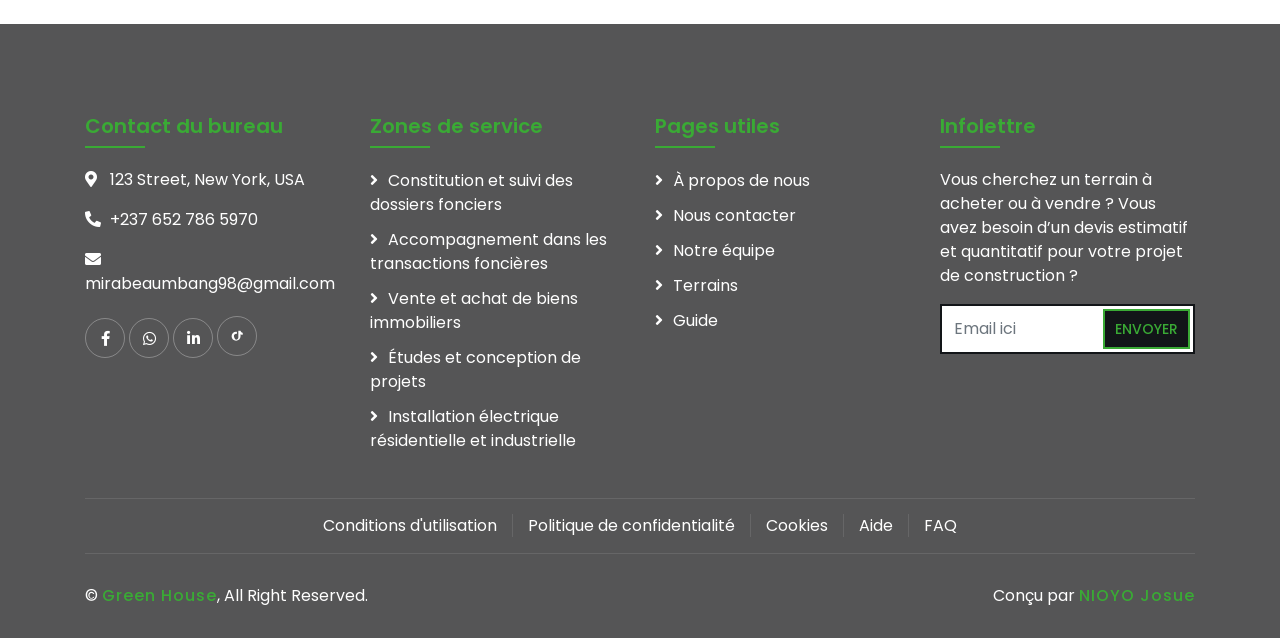
<file: portfolio.html>
<!DOCTYPE html>
<html lang="en">
    <head>
        <meta charset="utf-8">
        <title>Green House - Construction Company</title>
        <meta content="width=device-width, initial-scale=1.0" name="viewport">
        <meta content="Construction Company Website Template" name="keywords">
        <meta content="Construction Company Website Template" name="description">

        <!-- Favicon -->
        <link href="img/favicon.ico" rel="icon">

        <!-- Google Font -->
        <link href="https://fonts.googleapis.com/css2?family=Poppins:wght@100;200;300;400;500;600;700;800;900&display=swap" rel="stylesheet">

        <!-- CSS Libraries -->
        <link href="https://stackpath.bootstrapcdn.com/bootstrap/4.4.1/css/bootstrap.min.css" rel="stylesheet">
        <link href="https://cdnjs.cloudflare.com/ajax/libs/font-awesome/5.10.0/css/all.min.css" rel="stylesheet">
        <link href="lib/flaticon/font/flaticon.css" rel="stylesheet"> 
        <link href="lib/animate/animate.min.css" rel="stylesheet">
        <link href="lib/owlcarousel/assets/owl.carousel.min.css" rel="stylesheet">
        <link href="lib/lightbox/css/lightbox.min.css" rel="stylesheet">
        <link href="lib/slick/slick.css" rel="stylesheet">
        <link href="lib/slick/slick-theme.css" rel="stylesheet">

        <!-- Template Stylesheet -->
        <link href="css/style.css" rel="stylesheet">
    </head>

    <body>
        <div class="wrapper">
            <!-- Top Bar Start -->
            <div class="top-bar">
                <div class="container-fluid">
                    <div class="row align-items-center">
                        <div class="col-lg-4 col-md-12">
                            <div class="logo">
                                <a href="index.html">
                                    <img src="img/logo.svg" alt="Logo" class="site-logo">
                                    <h1 style="color:#3AAA35;">Green <span style="color: #6c6a6a;">House</span></h1>
                                </a>
                            </div>
                        </div>
                        <div class="col-lg-8 col-md-7 d-none d-lg-block">
                            <div class="row">
                                <div class="col-4">
                                    <div class="top-bar-item">
                                        <div class="top-bar-icon">
                                            <i class="flaticon-calendar"></i>
                                        </div>
                                        <div class="top-bar-text">
                                            <h3>Heures d'ouverture</h3>
                                            <p>Lun - Ven, 8:00 - 21:00</p>
                                        </div>
                                    </div>
                                </div>
                                <div class="col-4">
                                    <div class="top-bar-item">
                                        <div class="top-bar-icon">
                                            <i class="flaticon-call"></i>
                                        </div>
                                        <div class="top-bar-text">
                                            <h3>Appelez-nous</h3>
                                            <p>+237 652 786 597</p>
                                        </div>
                                    </div>
                                </div>
                                <div class="col-4">
                                    <div class="top-bar-item">
                                        <div class="top-bar-icon">
                                            <i class="flaticon-send-mail"></i>
                                        </div>
                                        <div class="top-bar-text">
                                            <h3>Écrivez-nous</h3>
                                            <p>mirabeaumbang98@gmail.com</p>
                                        </div>
                                    </div>
                                </div>
                            </div>
                        </div>
                    </div>
                </div>
            </div>
            <!-- Top Bar End -->

            <!-- Nav Bar Start -->
            <div class="nav-bar">
                <div class="container-fluid">
                    <nav class="navbar navbar-expand-lg bg-dark navbar-dark">
                        <a href="#" class="navbar-brand">MENU</a>
                        <button type="button" class="navbar-toggler" data-toggle="collapse" data-target="#navbarCollapse">
                            <span class="navbar-toggler-icon"></span>
                        </button>

                        <div class="collapse navbar-collapse justify-content-between" id="navbarCollapse">
                            <div class="navbar-nav mr-auto">
                                <a href="index.html" class="nav-item nav-link">Accueil</a>
                                <a href="about.html" class="nav-item nav-link">À propos</a>
                                <div class="nav-item dropdown">
                                    <a href="#" class="nav-link dropdown-toggle" data-toggle="dropdown" aria-haspopup="true" aria-expanded="false">Service</a>
                                    <div class="dropdown-menu">
                                        <a class="dropdown-item" href="service.html#transaction-fonciere">Transaction Foncière</a>
                                        <a class="dropdown-item" href="service.html#transaction-immobiliere">Transaction immobilière</a>
                                        <a class="dropdown-item" href="service.html#gestion-projet">Gestion de projet</a>
                                        <a class="dropdown-item" href="service.html#installation-electrique">Installation electrique</a>
                                        <a class="dropdown-item" href="service.html#installation-domotique">Installation des syteme domotique</a>
                                    </div>
                                </div>
                                <a href="team.html" class="nav-item nav-link">Équipe</a>
                                <a href="portfolio.html" class="nav-item nav-link active">Projet</a>
                                <!-- <div class="nav-item dropdown">
                                    <a href="#" class="nav-link dropdown-toggle" data-toggle="dropdown">Pages</a>
                                    <div class="dropdown-menu">
                                        <a href="blog.html" class="dropdown-item">Page Blog</a>
                                        <a href="single.html" class="dropdown-item">Page Unique</a>
                                    </div> -->
                                <a href="contact.html" class="nav-item nav-link">Contact</a>
                            </div>
                            <div class="ml-auto">
                                <a class="btn" href="contact.html">Demander un devis</a>
                            </div>
                        </div>
                    </nav>
                </div>
            </div>
            <!-- Nav Bar End -->

            <!-- Page Header Start -->
            <div class="page-header">
                <div class="container">
                    <div class="row">
                        <div class="col-12">
                            <h2>Terrains à vendre</h2>
                        </div>
                        <div class="col-12">
                            <a href="">Accueil</a>
                            <a href="">Terrains</a>
                        </div>
                    </div>
                </div>
            </div>
            <!-- Page Header End -->


            <!-- Portfolio Start -->
            <div class="portfolio">
                <div class="container">
                    <div class="section-header text-center">
                        <p>Terrains</p>
                        <h2>Découvrez nos parcelles</h2>
                    </div>
                    <div class="row">
                        <div class="col-12">
                            <ul id="portfolio-flters">
                                <li data-filter="*" class="filter-active">Tous</li>
                                <li data-filter=".first">Résidentiel</li>
                                <li data-filter=".second">En cours</li>
                                <li data-filter=".third">À venir</li>
                            </ul>
                        </div>
                    </div>
                    <div class="row portfolio-container">
                        <div class="col-lg-4 col-md-6 col-sm-12 portfolio-item first wow fadeInUp" data-wow-delay="0.1s">
                            <div class="portfolio-warp">
                                <div class="portfolio-img">
                                    <img src="img/portfolio-1.jpg" alt="Terrain">
                                    <div class="portfolio-overlay">
                                        <p>
                                            Terrain résidentiel : accès facile, environnement calme, idéal pour construire votre maison.
                                        </p>
                                    </div>
                                </div>
                                <div class="portfolio-text">
                                    <h3>Parcelle résidentielle</h3>
                                    <a class="btn" href="img/portfolio-1.jpg" data-lightbox="portfolio">+</a>
                                </div>
                            </div>
                        </div>

                        <div class="col-lg-4 col-md-6 col-sm-12 portfolio-item second wow fadeInUp" data-wow-delay="0.2s">
                            <div class="portfolio-warp">
                                <div class="portfolio-img">
                                    <img src="img/portfolio-2.jpg" alt="Terrain">
                                    <div class="portfolio-overlay">
                                        <p>
                                            Terrain prêt pour votre projet : viabilisation et accompagnement à la transaction selon disponibilité.
                                        </p>
                                    </div>
                                </div>
                                <div class="portfolio-text">
                                    <h3>Parcelle à viabiliser</h3>
                                    <a class="btn" href="img/portfolio-2.jpg" data-lightbox="portfolio">+</a>
                                </div>
                            </div>
                        </div>

                        <div class="col-lg-4 col-md-6 col-sm-12 portfolio-item third wow fadeInUp" data-wow-delay="0.3s">
                            <div class="portfolio-warp">
                                <div class="portfolio-img">
                                    <img src="img/portfolio-3.jpg" alt="Terrain">
                                    <div class="portfolio-overlay">
                                        <p>
                                            Opportunité d’investissement : zone en développement, potentiel élevé. Demandez la fiche détaillée.
                                        </p>
                                    </div>
                                </div>
                                <div class="portfolio-text">
                                    <h3>Parcelle investissement</h3>
                                    <a class="btn" href="img/portfolio-3.jpg" data-lightbox="portfolio">+</a>
                                </div>
                            </div>
                        </div>

                        <div class="col-lg-4 col-md-6 col-sm-12 portfolio-item first wow fadeInUp" data-wow-delay="0.4s">
                            <div class="portfolio-warp">
                                <div class="portfolio-img">
                                    <img src="img/portfolio-4.jpg" alt="Terrain">
                                    <div class="portfolio-overlay">
                                        <p>
                                            Terrain idéal pour résidence : proximité services, accès direct, environnement adapté à la vie de famille.
                                        </p>
                                    </div>
                                </div>
                                <div class="portfolio-text">
                                    <h3>Parcelle proche services</h3>
                                    <a class="btn" href="img/portfolio-4.jpg" data-lightbox="portfolio">+</a>
                                </div>
                            </div>
                        </div>

                        <div class="col-lg-4 col-md-6 col-sm-12 portfolio-item second wow fadeInUp" data-wow-delay="0.5s">
                            <div class="portfolio-warp">
                                <div class="portfolio-img">
                                    <img src="img/portfolio-5.jpg" alt="Terrain">
                                    <div class="portfolio-overlay">
                                        <p>
                                            Parcelle disponible : étude des documents, estimation du coût global et suivi jusqu’à l’acte.
                                        </p>
                                    </div>
                                </div>
                                <div class="portfolio-text">
                                    <h3>Parcelle accompagnée</h3>
                                    <a class="btn" href="img/portfolio-5.jpg" data-lightbox="portfolio">+</a>
                                </div>
                            </div>
                        </div>

                        <div class="col-lg-4 col-md-6 col-sm-12 portfolio-item third wow fadeInUp" data-wow-delay="0.6s">
                            <div class="portfolio-warp">
                                <div class="portfolio-img">
                                    <img src="img/portfolio-6.jpg" alt="Terrain">
                                    <div class="portfolio-overlay">
                                        <p>
                                            À venir : nouveaux lots en sélection. Contactez-nous pour recevoir les opportunités qui correspondent à votre budget.
                                        </p>
                                    </div>
                                </div>
                                <div class="portfolio-text">
                                    <h3>Parcelle future</h3>
                                    <a class="btn" href="img/portfolio-6.jpg" data-lightbox="portfolio">+</a>
                                </div>
                            </div>
                        </div>
                    </div>
                    <div class="row">
                        <div class="col-12 load-more">
                            <a class="btn" href="contact.html">Voir plus de terrains</a>
                        </div>
                    </div>
                </div>
            </div>
            <!-- Portfolio End -->


            <!-- Footer Start -->
            <div class="footer wow fadeIn" data-wow-delay="0.3s">
                <div class="container">
                    <div class="row">
                        <div class="col-md-6 col-lg-3">
                            <div class="footer-contact">
                                <h2>Contact du bureau</h2>
                                <p><i class="fa fa-map-marker-alt"></i>123 Street, New York, USA</p>
                                <p><i class="fa fa-phone-alt"></i>+237 652 786 5970</p>
                                <p><i class="fa fa-envelope"></i>mirabeaumbang98@gmail.com</p>
                                 <div class="footer-social">
                                    <a href="https://www.facebook.com/share/1CXBwgBWYF/" target="_blank" rel="noopener" aria-label="Suivez-nous sur Facebook"><i class="fab fa-facebook-f"></i></a>
                                    <!-- <a href=""><i class="fab fa-youtube"></i></a> -->
                                    <a href="https://wa.me/652786597" target="_blank" rel="noopener" aria-label="Contactez-nous par WhatsApp"><i class="fab fa-whatsapp"></i></a>
                                    <!-- <a href=""><i class="fab fa-instagram"></i></a> -->
                                    <a href="https://www.linkedin.com/in/mirabeau-umbang-98/" target="_blank" rel="noopener" aria-label="Suivez-nous sur LinkedIn"><i class="fab fa-linkedin-in"></i></a>
                                    <a href="https://vt.tiktok.com/ZS9fGUL58/" target="_blank" rel="noopener" aria-label="Suivez-nous sur TikTok" aria-label="TikTok">
                                        <svg xmlns="http://www.w3.org/2000/svg" viewBox="0 0 24 24" width="16" height="16" style="display:block;">
                                            <path d="M21.5 7.3c-1.1-.1-2-.4-2.9-1.1-.6-.5-1.2-1.3-1.4-2.1H14v10.2c0 1.8-1.5 3.3-3.3 3.3S7.4 13.9 7.4 12.1c0-1.8 1.5-3.3 3.3-3.3.4 0 .8.1 1.2.2V5.9c-.4-.1-.9-.1-1.3-.1-3.7 0-6.7 3-6.7 6.7s3 6.7 6.7 6.7 6.7-3 6.7-6.7V9.2c.9.6 2 1 3.3 1.1V7.3z"/>
                                        </svg>
                                    </a>

                                </div>
                            </div>
                        </div>
                        <div class="col-md-6 col-lg-3">
                            <div class="footer-link">
                                <h2>Zones de service</h2>
                                <a href="contact.html">Constitution et suivi des dossiers fonciers</a>
                                <a href="contact.html">Accompagnement dans les transactions foncières</a>
                                <a href="contact.html">Vente et achat de biens immobiliers</a>
                                <a href="contact.html">Études et conception de projets</a>
                                <a href="contact.html">Installation électrique résidentielle et industrielle</a>
                            </div>
                        </div>
                        <div class="col-md-6 col-lg-3">
                            <div class="footer-link">
                                <h2>Pages utiles</h2>
                                <a href="about.html">À propos de nous</a>
                                <a href="contact.html">Nous contacter</a>
                                <a href="team.html">Notre équipe</a>
                                <a href="portfolio.html">Terrains</a>
                                <a href="single.html">Guide</a>
                            </div>
                        </div>
                        <div class="col-md-6 col-lg-3">
                            <div class="newsletter">
                                <h2>Infolettre</h2>
                                <p>
                                    Vous cherchez un terrain à acheter ou à vendre ? Vous avez besoin d’un devis estimatif et quantitatif pour votre projet de construction ?
                                </p>
                                <div class="form">
                                    <input class="form-control" placeholder="Email ici">
                                    <button class="btn">Envoyer</button>
                                </div>
                            </div>
                        </div>
                    </div>
                </div>
                <div class="container footer-menu">
                    <div class="f-menu">
                        <a href="conditions.html">Conditions d'utilisation</a>
                        <a href="politique-confidentialite.html">Politique de confidentialité</a>
                        <a href="cookies.html">Cookies</a>
                        <a href="aide.html">Aide</a>
                        <a href="about.html#faq">FAQ</a>
                    </div>
                </div>
                <div class="container copyright">
                    <div class="row">
                        <div class="col-md-6">
                            <p>&copy; <a href="#">Green House</a>, All Right Reserved.</p>
                        </div>
                        <div class="col-md-6">
                            <p>Conçu par <a href="https://nioyojosue.netlify.app/" target="_blank">NIOYO Josue</a></p>
                        </div>
                    </div>
                </div>
            </div>
            <!-- Footer End -->

            <a href="#" class="back-to-top"><i class="fa fa-chevron-up"></i></a>
        </div>

        <!-- JavaScript Libraries -->
        <script src="https://code.jquery.com/jquery-3.4.1.min.js"></script>
        <script src="https://stackpath.bootstrapcdn.com/bootstrap/4.4.1/js/bootstrap.bundle.min.js"></script>
        <script src="lib/easing/easing.min.js"></script>
        <script src="lib/wow/wow.min.js"></script>
        <script src="lib/owlcarousel/owl.carousel.min.js"></script>
        <script src="lib/isotope/isotope.pkgd.min.js"></script>
        <script src="lib/lightbox/js/lightbox.min.js"></script>
        <script src="lib/waypoints/waypoints.min.js"></script>
        <script src="lib/counterup/counterup.min.js"></script>
        <script src="lib/slick/slick.min.js"></script>

        <!-- Template Javascript -->
        <script src="js/main.js"></script>
    </body>
</html>
</file>
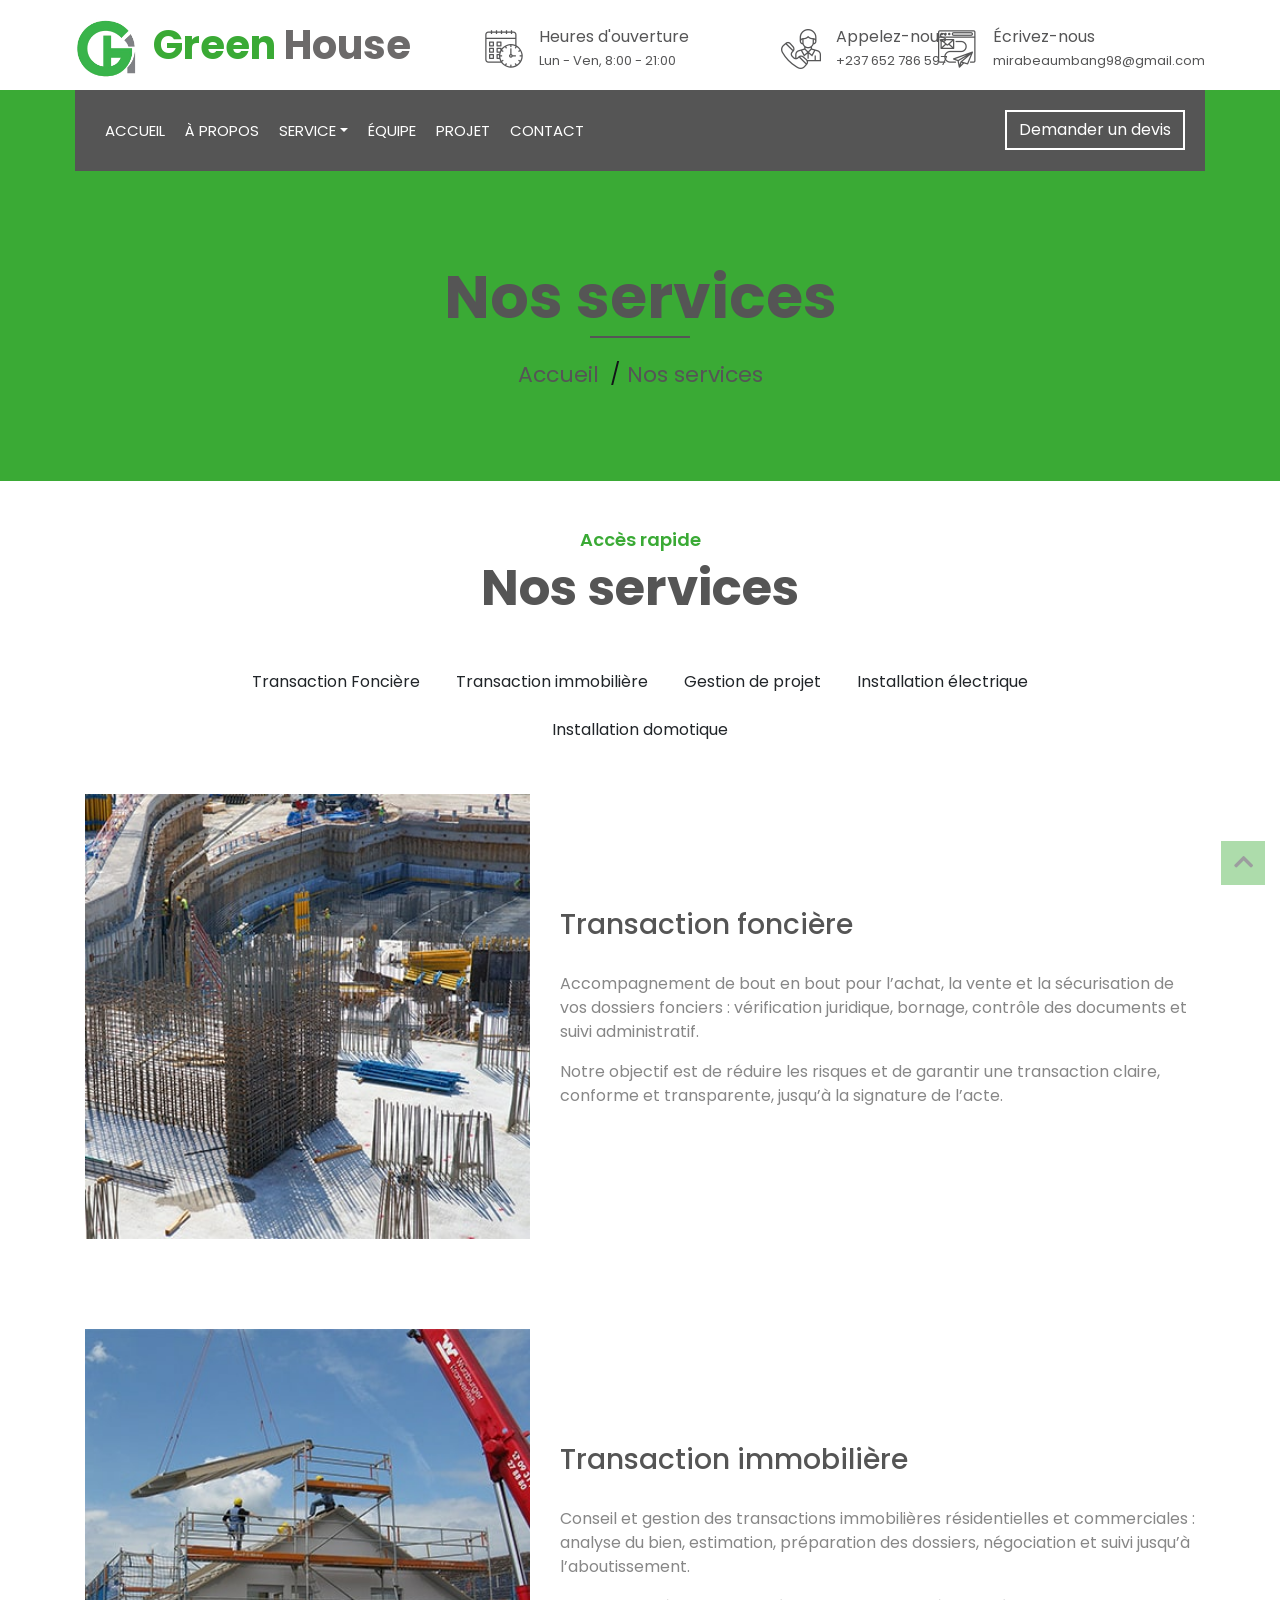
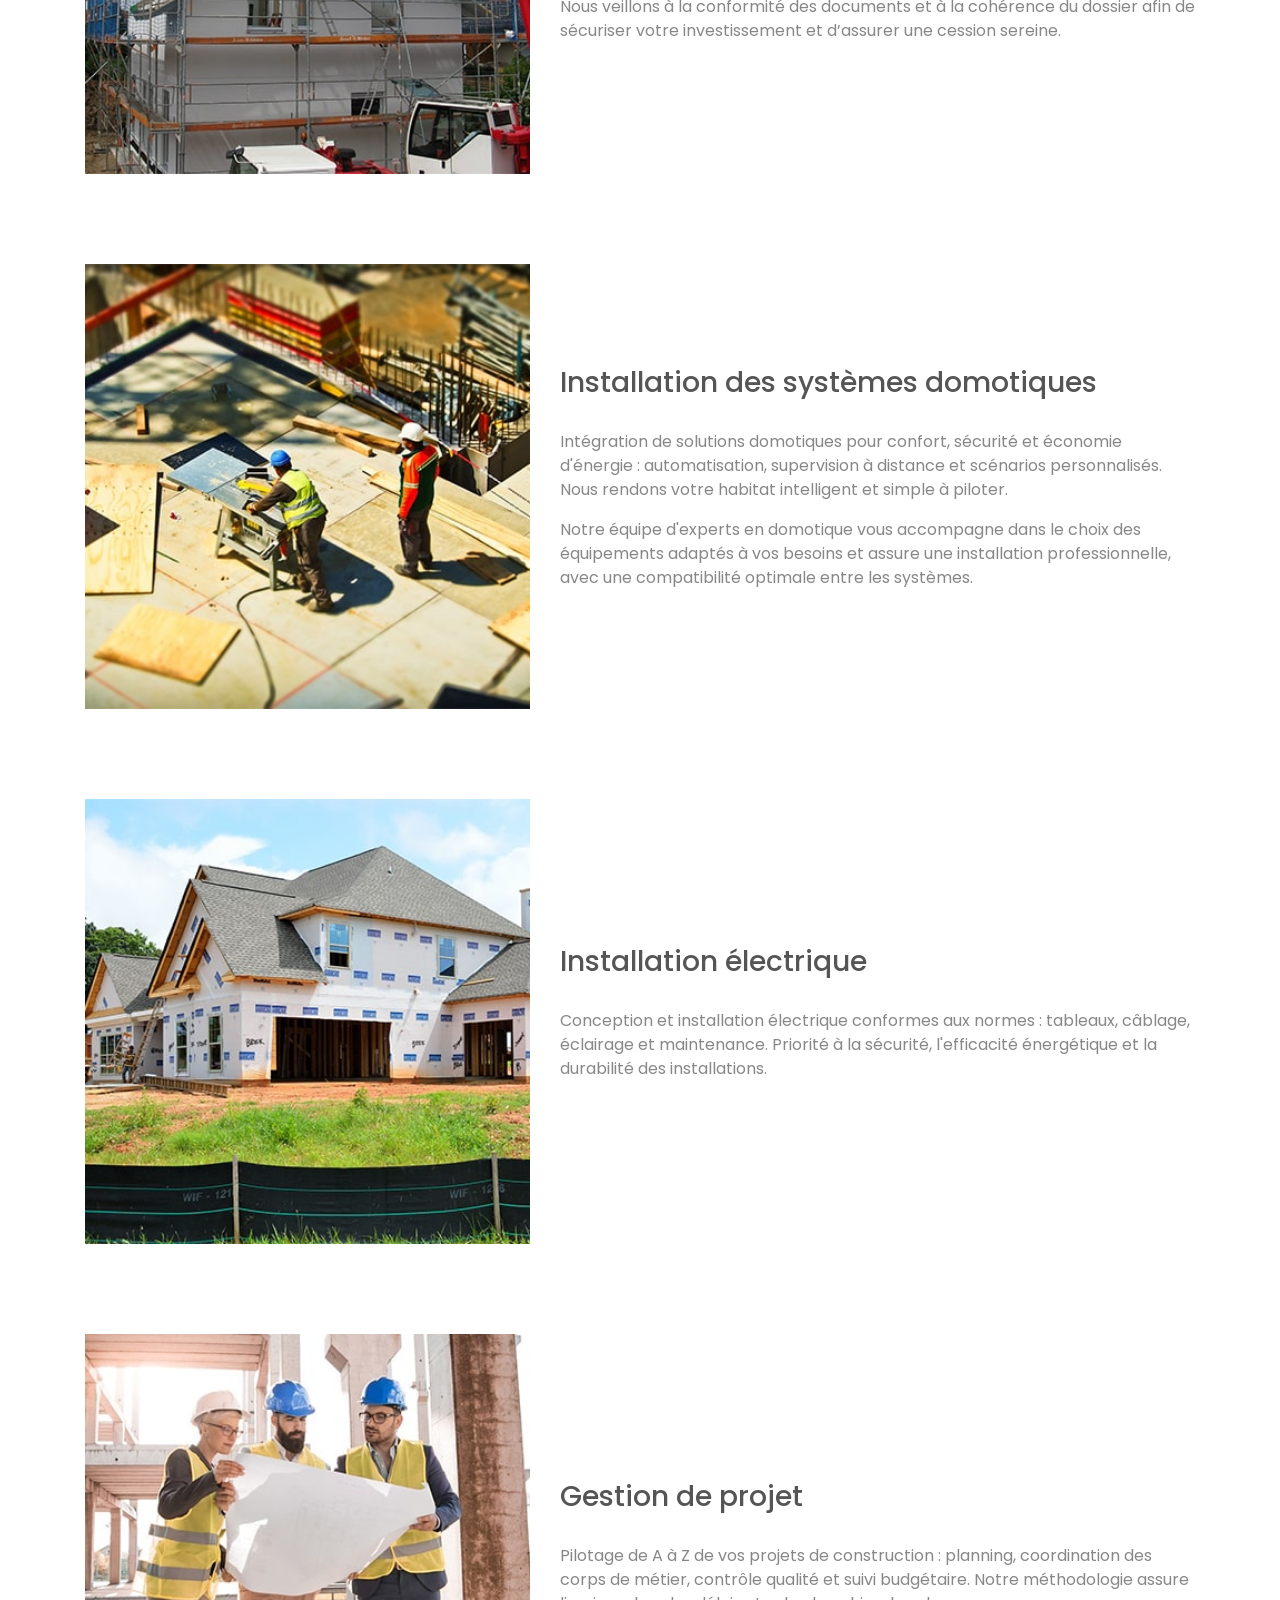
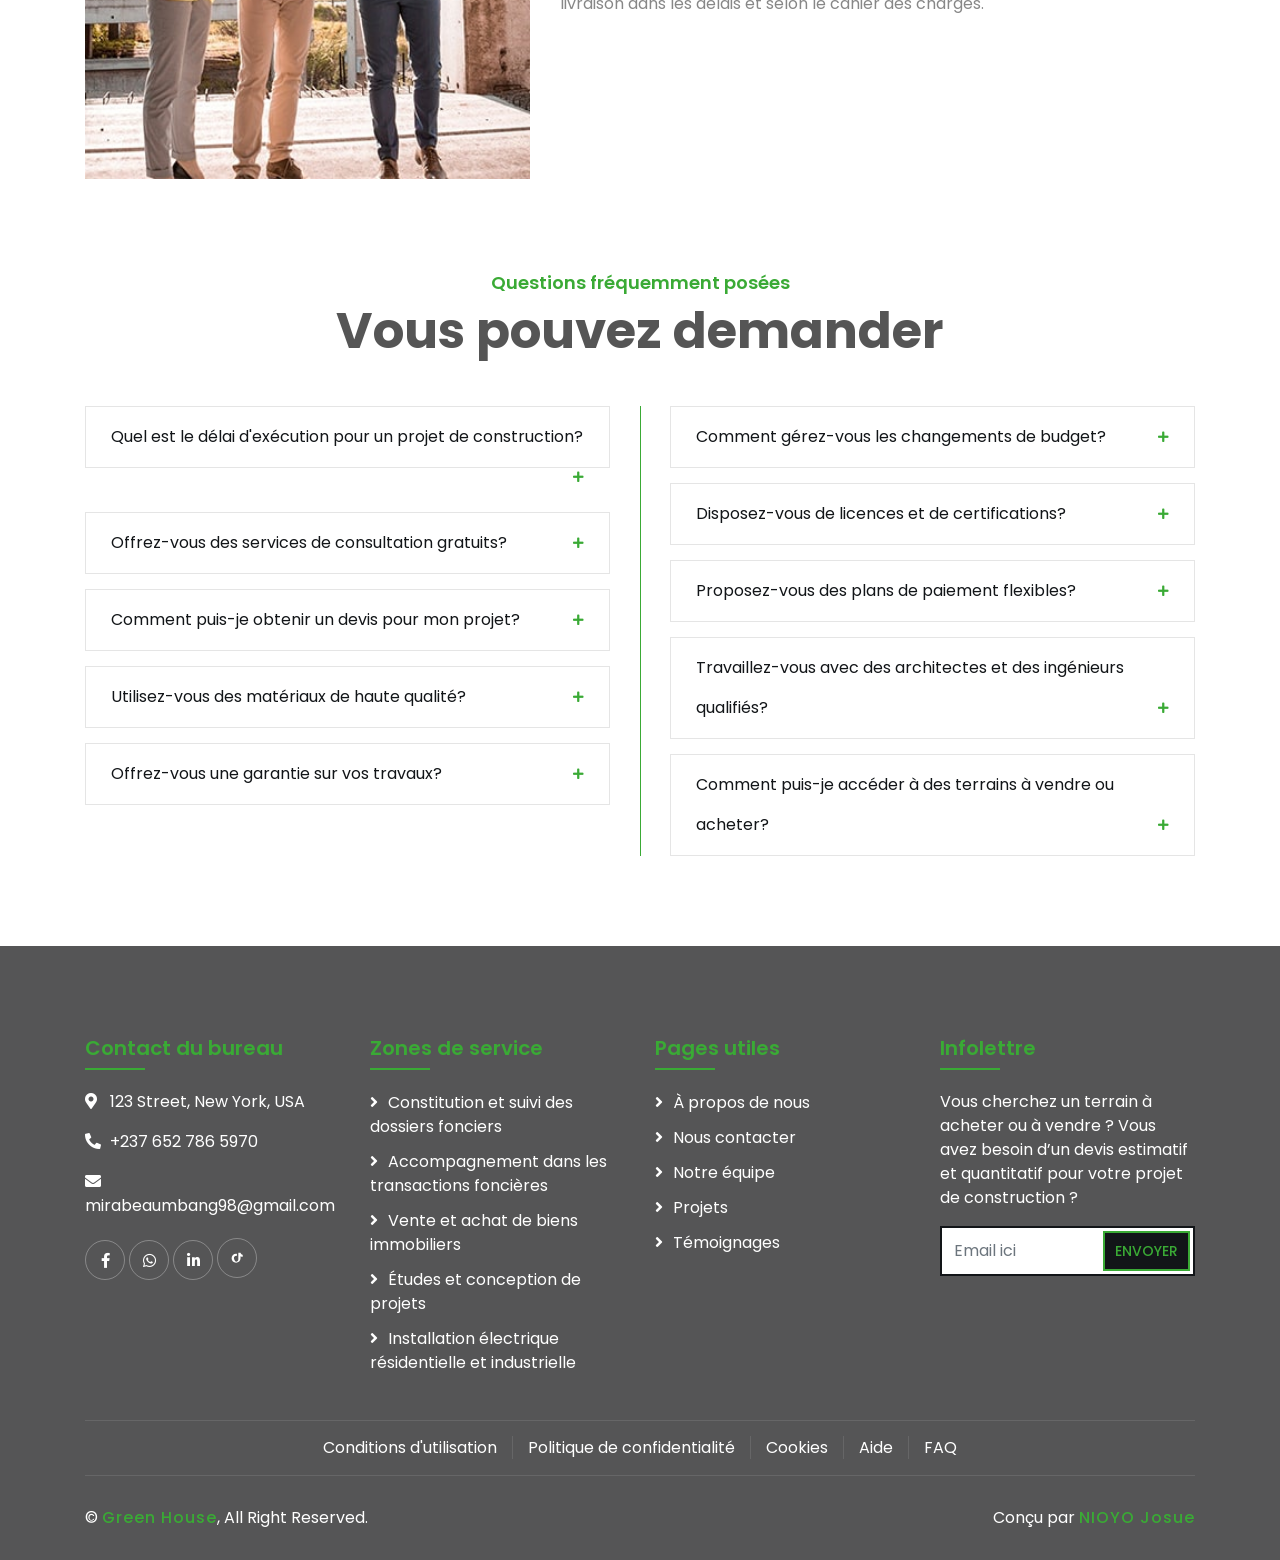
<file: service.html>
<!DOCTYPE html>
<html lang="en">
    <head>
        <meta charset="utf-8">
        <title>Green House - Construction Company</title>
        <meta content="width=device-width, initial-scale=1.0" name="viewport">
        <meta content="terrain en vente Cameroun, transaction foncière, transaction immobilière, construction maison, installation électrique, domotique" name="keywords">
        <meta content="Green House propose au Cameroun : transaction foncière et immobilière, gestion de projet de construction, installation électrique et domotique. De la sélection des terrains au chantier." name="description">


        <!-- Favicon -->
        <link href="img/favicon.ico" rel="icon">

        <!-- Google Font -->
        <link href="https://fonts.googleapis.com/css2?family=Poppins:wght@100;200;300;400;500;600;700;800;900&display=swap" rel="stylesheet">

        <!-- CSS Libraries -->
        <link href="https://stackpath.bootstrapcdn.com/bootstrap/4.4.1/css/bootstrap.min.css" rel="stylesheet">
        <link href="https://cdnjs.cloudflare.com/ajax/libs/font-awesome/5.10.0/css/all.min.css" rel="stylesheet">
        <link href="lib/flaticon/font/flaticon.css" rel="stylesheet"> 
        <link href="lib/animate/animate.min.css" rel="stylesheet">
        <link href="lib/owlcarousel/assets/owl.carousel.min.css" rel="stylesheet">
        <link href="lib/lightbox/css/lightbox.min.css" rel="stylesheet">
        <link href="lib/slick/slick.css" rel="stylesheet">
        <link href="lib/slick/slick-theme.css" rel="stylesheet">

        <!-- Template Stylesheet -->
        <link href="css/style.css" rel="stylesheet">
    </head>

    <body>
        <div class="wrapper">
            <!-- Top Bar Start -->
            <div class="top-bar">
                <div class="container-fluid">
                    <div class="row align-items-center">
                        <div class="col-lg-4 col-md-12">
                            <div class="logo">
                                <a href="index.html">
                                    <img src="img/logo.svg" alt="Logo" class="site-logo">
                                    <h1 style="color:#3AAA35;">Green <span style="color: #6c6a6a;">House</span></h1>
                                </a>
                            </div>
                        </div>
                        <div class="col-lg-8 col-md-7 d-none d-lg-block">
                            <div class="row">
                                <div class="col-4">
                                    <div class="top-bar-item">
                                        <div class="top-bar-icon">
                                            <i class="flaticon-calendar"></i>
                                        </div>
                                        <div class="top-bar-text">
                                            <h3>Heures d'ouverture</h3>
                                            <p>Lun - Ven, 8:00 - 21:00</p>
                                        </div>
                                    </div>
                                </div>
                                <div class="col-4">
                                    <div class="top-bar-item">
                                        <div class="top-bar-icon">
                                            <i class="flaticon-call"></i>
                                        </div>
                                        <div class="top-bar-text">
                                            <h3>Appelez-nous</h3>
                                            <p>+237 652 786 597</p>
                                        </div>
                                    </div>
                                </div>
                                <div class="col-4">
                                    <div class="top-bar-item">
                                        <div class="top-bar-icon">
                                            <i class="flaticon-send-mail"></i>
                                        </div>
                                        <div class="top-bar-text">
                                            <h3>Écrivez-nous</h3>
                                            <p>mirabeaumbang98@gmail.com</p>
                                        </div>
                                    </div>
                                </div>
                            </div>
                        </div>
                    </div>
                </div>
            </div>
            <!-- Top Bar End -->

            <!-- Nav Bar Start -->
            <div class="nav-bar">
                <div class="container-fluid">
                    <nav class="navbar navbar-expand-lg bg-dark navbar-dark">
                        <a href="#" class="navbar-brand">MENU</a>
                        <button type="button" class="navbar-toggler" data-toggle="collapse" data-target="#navbarCollapse">
                            <span class="navbar-toggler-icon"></span>
                        </button>

                        <div class="collapse navbar-collapse justify-content-between" id="navbarCollapse">
                            <div class="navbar-nav mr-auto">
                                <a href="index.html" class="nav-item nav-link">Accueil</a>
                                <a href="about.html" class="nav-item nav-link">À propos</a>
                                <!-- <a href="service.html" class="nav-item nav-link active">Service</a> -->
                                 <div class="nav-item dropdown">
                                    <a href="#" class="nav-link dropdown-toggle" data-toggle="dropdown">Service</a>
                                    <div class="dropdown-menu">
                                        <a class="dropdown-item" href="service.html#transaction-fonciere">Transaction Foncière</a>
                                        <a class="dropdown-item" href="service.html#transaction-immobiliere">Transaction immobilière</a>
                                        <a class="dropdown-item" href="service.html#gestion-projet">Gestion de projet</a>
                                        <a class="dropdown-item" href="service.html#installation-electrique">Installation electrique</a>
                                        <a class="dropdown-item" href="service.html#installation-domotique">Installation des syteme domotique</a>
                                    </div>
                                </div>
                                <a href="team.html" class="nav-item nav-link">Équipe</a>
                                <a href="portfolio.html" class="nav-item nav-link">Projet</a>
                                <!-- <div class="nav-item dropdown">
                                    <a href="#" class="nav-link dropdown-toggle" data-toggle="dropdown">Pages</a>
                                    <div class="dropdown-menu">
                                        <a href="blog.html" class="dropdown-item">Page Blog</a>
                                        <a href="single.html" class="dropdown-item">Page Unique</a>
                                    </div> -->
                                <a href="contact.html" class="nav-item nav-link">Contact</a>
                            </div>
                            <div class="ml-auto">
                                <a class="btn" href="contact.html">Demander un devis</a>
                            </div>
                        </div>
                    </nav>
                </div>
            </div>
            <!-- Nav Bar End -->
            
            
            <!-- Page Header Start -->
            <div class="page-header">
                <div class="container">
                    <div class="row">
                        <div class="col-12">
                            <h2>Nos services</h2>
                        </div>
                        <div class="col-12">
                            <a href="">Accueil</a>
                            <a href="">Nos services</a>
                        </div>
                    </div>
                </div>
            </div>
            <!-- Page Header End -->


            <!-- Service Summary Start -->
            <div class="container">
                <div class="section-header text-center">
                    <p>Accès rapide</p>
                    <h2>Nos services</h2>
                </div>

                <div class="row justify-content-center">
                    <div class="col-12 col-md-10">
                        <div class="d-flex flex-column flex-md-row flex-wrap" style="gap:10px; justify-content:center;">
                            <a class="btn" href="service.html#transaction-fonciere">Transaction Foncière</a>
                            <a class="btn" href="service.html#transaction-immobiliere">Transaction immobilière</a>
                            <a class="btn" href="service.html#gestion-projet">Gestion de projet</a>
                            <a class="btn" href="service.html#installation-electrique">Installation électrique</a>
                            <a class="btn" href="service.html#installation-domotique">Installation domotique</a>
                        </div>
                    </div>
                </div>
            </div>
            <!-- Service Summary End -->


            <!-- Service Start -->

                <!-- New service text-->
            <div class="about wow fadeInUp" data-wow-delay="0.1s">
                <div class="container">
                    <div class="row align-items-center">
                        <div class="col-lg-5 col-md-6">
                            <div class="about-img">
                                <img src="img/service-1.jpg" alt="Transaction foncière au Cameroun" loading="lazy" decoding="async">


                            </div>
                        </div>
                        <div class="col-lg-7 col-md-6">
                            <div class="section-header text-left">
                                <h3>Transaction foncière</h3>
                            </div>
                            <div class="about-text">
                                <p>Accompagnement de bout en bout pour l’achat, la vente et la sécurisation de vos dossiers fonciers : vérification juridique, bornage, contrôle des documents et suivi administratif.</p>
                                <p>Notre objectif est de réduire les risques et de garantir une transaction claire, conforme et transparente, jusqu’à la signature de l’acte.</p>
                            </div>
                        </div>
                    </div>
                </div>
            </div>

            <div id="transaction-immobiliere" class="about wow fadeInUp" data-wow-delay="0.1s">
                <div class="container">
                    <div class="row align-items-center">
                        <div class="col-lg-5 col-md-6">
                            <div class="about-img">
                                <img src="img/service-2.jpg" alt="Transaction immobilière au Cameroun" loading="lazy" decoding="async">


                            </div>
                        </div>
                        <div class="col-lg-7 col-md-6">
                            <div class="section-header text-left">
                                <h3>Transaction immobilière</h3>
                            </div>
                            <div class="about-text">
                                <p>Conseil et gestion des transactions immobilières résidentielles et commerciales : analyse du bien, estimation, préparation des dossiers, négociation et suivi jusqu’à l’aboutissement.</p>
                                <p>Nous veillons à la conformité des documents et à la cohérence du dossier afin de sécuriser votre investissement et d’assurer une cession sereine.</p>
                            </div>
                        </div>
                    </div>
                </div>
            </div>

            <div id="installation-domotique" class="about wow fadeInUp" data-wow-delay="0.1s">
                <div class="container">
                    <div class="row align-items-center">
                        <div class="col-lg-5 col-md-6">
                            <div class="about-img">
                                <img src="img/service-5.jpg" alt="Installation des systèmes domotiques" loading="lazy" decoding="async">


                            </div>
                        </div>
                        <div class="col-lg-7 col-md-6">
                            <div class="section-header text-left">
                                <h3>Installation des systèmes domotiques</h3>
                            </div>
                            <div class="about-text">
                                <p>Intégration de solutions domotiques pour confort, sécurité et économie d'énergie : automatisation, supervision à distance et scénarios personnalisés. Nous rendons votre habitat intelligent et simple à piloter.</p>
                                <p>Notre équipe d'experts en domotique vous accompagne dans le choix des équipements adaptés à vos besoins et assure une installation professionnelle, avec une compatibilité optimale entre les systèmes.</p>
                            </div>
                        </div>
                    </div>
                </div>
            </div>

            <div id="installation-electrique" class="about wow fadeInUp" data-wow-delay="0.1s">
                <div class="container">
                    <div class="row align-items-center">
                        <div class="col-lg-5 col-md-6">
                            <div class="about-img">
                                <img src="img/service-4.jpg" alt="Installation électrique résidentielle et industrielle" loading="lazy" decoding="async">


                            </div>
                        </div>
                        <div class="col-lg-7 col-md-6">
                            <div class="section-header text-left">
                                <h3>Installation électrique</h3>
                            </div>
                            <div class="about-text">
                                <p>Conception et installation électrique conformes aux normes : tableaux, câblage, éclairage et maintenance. Priorité à la sécurité, l'efficacité énergétique et la durabilité des installations.</p>
                                <p></p>
                            </div>
                        </div>
                    </div>
                </div>
            </div>

            <div id="gestion-projet" class="about wow fadeInUp" data-wow-delay="0.1s">
                <div class="container">
                    <div class="row align-items-center">
                        <div class="col-lg-5 col-md-6">
                            <div class="about-img">
                                <img src="img/service-3.jpg" alt="Gestion de projet de construction" loading="lazy" decoding="async">


                            </div>
                        </div>
                        <div class="col-lg-7 col-md-6">
                            <div class="section-header text-left">
                                <h3>Gestion de projet</h3>
                            </div>
                            <div class="about-text">
                                <p>Pilotage de A à Z de vos projets de construction : planning, coordination des corps de métier, contrôle qualité et suivi budgétaire. Notre méthodologie assure livraison dans les délais et selon le cahier des charges.</p>
                                <p></p>
                            </div>
                        </div>
                    </div>
                </div>
            </div>
            <!-- Service End -->
            
            
            <!-- FAQs Start -->
            <div class="faqs">
                <div class="container">
                    <div class="section-header text-center">
                        <p>Questions fréquemment posées</p>
                        <h2>Vous pouvez demander</h2>
                    </div>
                    <div class="row">
                        <div class="col-md-6">
                            <div id="accordion-1">
                                <div class="card wow fadeInLeft" data-wow-delay="0.1s">
                                    <div class="card-header">
                                        <a class="card-link collapsed" data-toggle="collapse" href="#collapseOne">
                                            Quel est le délai d'exécution pour un projet de construction?
                                        </a>
                                    </div>
                                    <div id="collapseOne" class="collapse" data-parent="#accordion-1">
                                        <div class="card-body">
                                            Le délai dépend de la complexité et de la taille du projet. Généralement, nous fournissons un calendrier détaillé lors de la phase de planification et nous nous engageons à respecter les délais convenus.
                                        </div>
                                    </div>
                                </div>
                                <div class="card wow fadeInLeft" data-wow-delay="0.2s">
                                    <div class="card-header">
                                        <a class="card-link collapsed" data-toggle="collapse" href="#collapseTwo">
                                            Offrez-vous des services de consultation gratuits?
                                        </a>
                                    </div>
                                    <div id="collapseTwo" class="collapse" data-parent="#accordion-1">
                                        <div class="card-body">
                                            Oui, nous offrons une première consultation gratuite pour discuter de votre projet et comprendre vos besoins spécifiques. Cela nous permet de fournir un devis précis.
                                        </div>
                                    </div>
                                </div>
                                <div class="card wow fadeInLeft" data-wow-delay="0.3s">
                                    <div class="card-header">
                                        <a class="card-link collapsed" data-toggle="collapse" href="#collapseThree">
                                            Comment puis-je obtenir un devis pour mon projet?
                                        </a>
                                    </div>
                                    <div id="collapseThree" class="collapse" data-parent="#accordion-1">
                                        <div class="card-body">
                                            Vous pouvez nous contacter via le formulaire de contact ou nous appeler directement. Notre équipe visitera votre site et établira un devis personnalisé basé sur vos exigences spécifiques.
                                        </div>
                                    </div>
                                </div>
                                <div class="card wow fadeInLeft" data-wow-delay="0.4s">
                                    <div class="card-header">
                                        <a class="card-link collapsed" data-toggle="collapse" href="#collapseFour">
                                            Utilisez-vous des matériaux de haute qualité?
                                        </a>
                                    </div>
                                    <div id="collapseFour" class="collapse" data-parent="#accordion-1">
                                        <div class="card-body">
                                            Oui, nous utilisons uniquement des matériaux de qualité supérieure provenant de fournisseurs de confiance. Cela garantit la durabilité et la sécurité de votre projet.
                                        </div>
                                    </div>
                                </div>
                                <div class="card wow fadeInLeft" data-wow-delay="0.5s">
                                    <div class="card-header">
                                        <a class="card-link collapsed" data-toggle="collapse" href="#collapseFive">
                                            Offrez-vous une garantie sur vos travaux?
                                        </a>
                                    </div>
                                    <div id="collapseFive" class="collapse" data-parent="#accordion-1">
                                        <div class="card-body">
                                            Oui, tous nos projets sont couverts par une garantie complète. Nous nous engageons à corriger tout défaut identifié après la livraison du projet.
                                        </div>
                                    </div>
                                </div>
                            </div>
                        </div>
                        <div class="col-md-6">
                            <div id="accordion-2">
                                <div class="card wow fadeInRight" data-wow-delay="0.1s">
                                    <div class="card-header">
                                        <a class="card-link collapsed" data-toggle="collapse" href="#collapseSix">
                                            Comment gérez-vous les changements de budget?
                                        </a>
                                    </div>
                                    <div id="collapseSix" class="collapse" data-parent="#accordion-2">
                                        <div class="card-body">
                                            Nous travaillons en toute transparence avec vous. Si des ajustements sont nécessaires, nous en discuterons et fournirons des options alternatives pour rester dans vos limites budgétaires.
                                        </div>
                                    </div>
                                </div>
                                <div class="card wow fadeInRight" data-wow-delay="0.2s">
                                    <div class="card-header">
                                        <a class="card-link collapsed" data-toggle="collapse" href="#collapseSeven">
                                            Disposez-vous de licences et de certifications?
                                        </a>
                                    </div>
                                    <div id="collapseSeven" class="collapse" data-parent="#accordion-2">
                                        <div class="card-body">
                                            Oui, notre entreprise possède toutes les licences et certifications requises. Notre équipe comprend des ingénieurs agréés et des architectes qualifiés.
                                        </div>
                                    </div>
                                </div>
                                <div class="card wow fadeInRight" data-wow-delay="0.3s">
                                    <div class="card-header">
                                        <a class="card-link collapsed" data-toggle="collapse" href="#collapseEight">
                                            Proposez-vous des plans de paiement flexibles?
                                        </a>
                                    </div>
                                    <div id="collapseEight" class="collapse" data-parent="#accordion-2">
                                        <div class="card-body">
                                            Oui, nous proposons plusieurs options de paiement flexibles adaptées à votre situation financière. Contactez-nous pour discuter d'un plan de paiement qui vous convient.
                                        </div>
                                    </div>
                                </div>
                                <div class="card wow fadeInRight" data-wow-delay="0.4s">
                                    <div class="card-header">
                                        <a class="card-link collapsed" data-toggle="collapse" href="#collapseNine">
                                            Travaillez-vous avec des architectes et des ingénieurs qualifiés?
                                        </a>
                                    </div>
                                    <div id="collapseNine" class="collapse" data-parent="#accordion-2">
                                        <div class="card-body">
                                            Absolument, notre équipe comprend des professionnels expérimentés dans tous les domaines de la construction et du design. Chaque projet bénéficie de l'expertise de nos meilleurs talents.
                                        </div>
                                    </div>
                                </div>
                                <div class="card wow fadeInRight" data-wow-delay="0.5s">
                                    <div class="card-header">
                                        <a class="card-link collapsed" data-toggle="collapse" href="#collapseTen">
                                            Comment puis-je accéder à des terrains à vendre ou acheter?
                                        </a>
                                    </div>
                                    <div id="collapseTen" class="collapse" data-parent="#accordion-2">
                                        <div class="card-body">
                                            Nous disposons d'une liste complète de terrains disponibles à la vente ou à l'achat. Contactez notre département immobilier pour consulter notre portefeuille actuel et trouver le terrain idéal.
                                        </div>
                                    </div>
                                </div>
                            </div>
                        </div>
                    </div>
                </div>
            </div>
            <!-- FAQs End -->


            <!-- Footer Start -->
            <div class="footer wow fadeIn" data-wow-delay="0.3s">
                <div class="container">
                    <div class="row">
                        <div class="col-md-6 col-lg-3">
                            <div class="footer-contact">
                                <h2>Contact du bureau</h2>
                                <p><i class="fa fa-map-marker-alt"></i>123 Street, New York, USA</p>
                                <p><i class="fa fa-phone-alt"></i>+237 652 786 5970</p>
                                <p><i class="fa fa-envelope"></i>mirabeaumbang98@gmail.com</p>
                                 <div class="footer-social">
                                    <a href="https://www.facebook.com/share/1CXBwgBWYF/" target="_blank" rel="noopener" aria-label="Suivez-nous sur Facebook"><i class="fab fa-facebook-f"></i></a>
                                    <!-- <a href=""><i class="fab fa-youtube"></i></a> -->
                                    <a href="https://wa.me/652786597" target="_blank" rel="noopener" aria-label="Contactez-nous par WhatsApp"><i class="fab fa-whatsapp"></i></a>
                                    <!-- <a href=""><i class="fab fa-instagram"></i></a> -->
                                    <a href="https://www.linkedin.com/in/mirabeau-umbang-98/" target="_blank" rel="noopener" aria-label="Suivez-nous sur LinkedIn"><i class="fab fa-linkedin-in"></i></a>
                                    <a href="https://vt.tiktok.com/ZS9fGUL58/" target="_blank" rel="noopener" aria-label="Suivez-nous sur TikTok" aria-label="TikTok">
                                        <svg xmlns="http://www.w3.org/2000/svg" viewBox="0 0 24 24" width="16" height="16" style="display:block;">
                                            <path d="M21.5 7.3c-1.1-.1-2-.4-2.9-1.1-.6-.5-1.2-1.3-1.4-2.1H14v10.2c0 1.8-1.5 3.3-3.3 3.3S7.4 13.9 7.4 12.1c0-1.8 1.5-3.3 3.3-3.3.4 0 .8.1 1.2.2V5.9c-.4-.1-.9-.1-1.3-.1-3.7 0-6.7 3-6.7 6.7s3 6.7 6.7 6.7 6.7-3 6.7-6.7V9.2c.9.6 2 1 3.3 1.1V7.3z"/>
                                        </svg>
                                    </a>

                                </div>
                            </div>
                        </div>
                        <div class="col-md-6 col-lg-3">
                            <div class="footer-link">
                                <h2>Zones de service</h2>
                                <a href="contact.html?sujet=Constitution%20et%20suivi%20des%20dossiers%20fonciers">Constitution et suivi des dossiers fonciers</a>
                                <a href="contact.html?sujet=Accompagnement%20dans%20les%20transactions%20foncières">Accompagnement dans les transactions foncières</a>
                                <a href="contact.html?sujet=Vente%20et%20achat%20de%20biens%20immobiliers">Vente et achat de biens immobiliers</a>
                                <a href="contact.html?sujet=%C3%89tudes%20et%20conception%20de%20projets">Études et conception de projets</a>
                                <a href="contact.html?sujet=Installation%20%C3%A9lectrique%20r%C3%A9sidentielle%20et%20industrielle">Installation électrique résidentielle et industrielle</a>
                            </div>
                        </div>
                        <div class="col-md-6 col-lg-3">
                            <div class="footer-link">
                                <h2>Pages utiles</h2>
                                <a href="">À propos de nous</a>
                                <a href="">Nous contacter</a>
                                <a href="">Notre équipe</a>
                                <a href="">Projets</a>

                                <a href="">Témoignages</a>

                            </div>
                        </div>
                        <div class="col-md-6 col-lg-3">
                            <div class="newsletter">
                                <h2>Infolettre</h2>
                                <p>
                                    Vous cherchez un terrain à acheter ou à vendre ? Vous avez besoin d’un devis estimatif et quantitatif pour votre projet de construction ?

                                </p>
                                <div class="form">
                                    <input class="form-control" placeholder="Email ici">
                                    <button class="btn">Envoyer</button>
                                </div>
                            </div>
                        </div>
                    </div>
                </div>
                <div class="container footer-menu">
                    <div class="f-menu">
                        <a href="conditions.html">Conditions d'utilisation</a>
                        <a href="politique-confidentialite.html">Politique de confidentialité</a>
                        <a href="cookies.html">Cookies</a>
                        <a href="aide.html">Aide</a>
                        <a href="about.html#faq">FAQ</a>
                    </div>
                </div>
                <div class="container copyright">
                    <div class="row">
                        <div class="col-md-6">
                            <p>&copy; <a href="#">Green House</a>, All Right Reserved.</p>
                        </div>
                        <div class="col-md-6">
                            <p>Conçu par <a href="https://nioyojosue.netlify.app/" target="_blank">NIOYO Josue</a></p>
                        </div>
                    </div>
                </div>
            </div>
            <!-- Footer End -->

            <a href="#" class="back-to-top"><i class="fa fa-chevron-up"></i></a>
        </div>

        <!-- JavaScript Libraries -->
        <script src="https://code.jquery.com/jquery-3.4.1.min.js"></script>
        <script src="https://stackpath.bootstrapcdn.com/bootstrap/4.4.1/js/bootstrap.bundle.min.js"></script>
        <script src="lib/easing/easing.min.js"></script>
        <script src="lib/wow/wow.min.js"></script>
        <script src="lib/owlcarousel/owl.carousel.min.js"></script>
        <script src="lib/isotope/isotope.pkgd.min.js"></script>
        <script src="lib/lightbox/js/lightbox.min.js"></script>
        <script src="lib/waypoints/waypoints.min.js"></script>
        <script src="lib/counterup/counterup.min.js"></script>
        <script src="lib/slick/slick.min.js"></script>

        <!-- Template Javascript -->
        <script src="js/main.js"></script>
    </body>
</html>
</file>
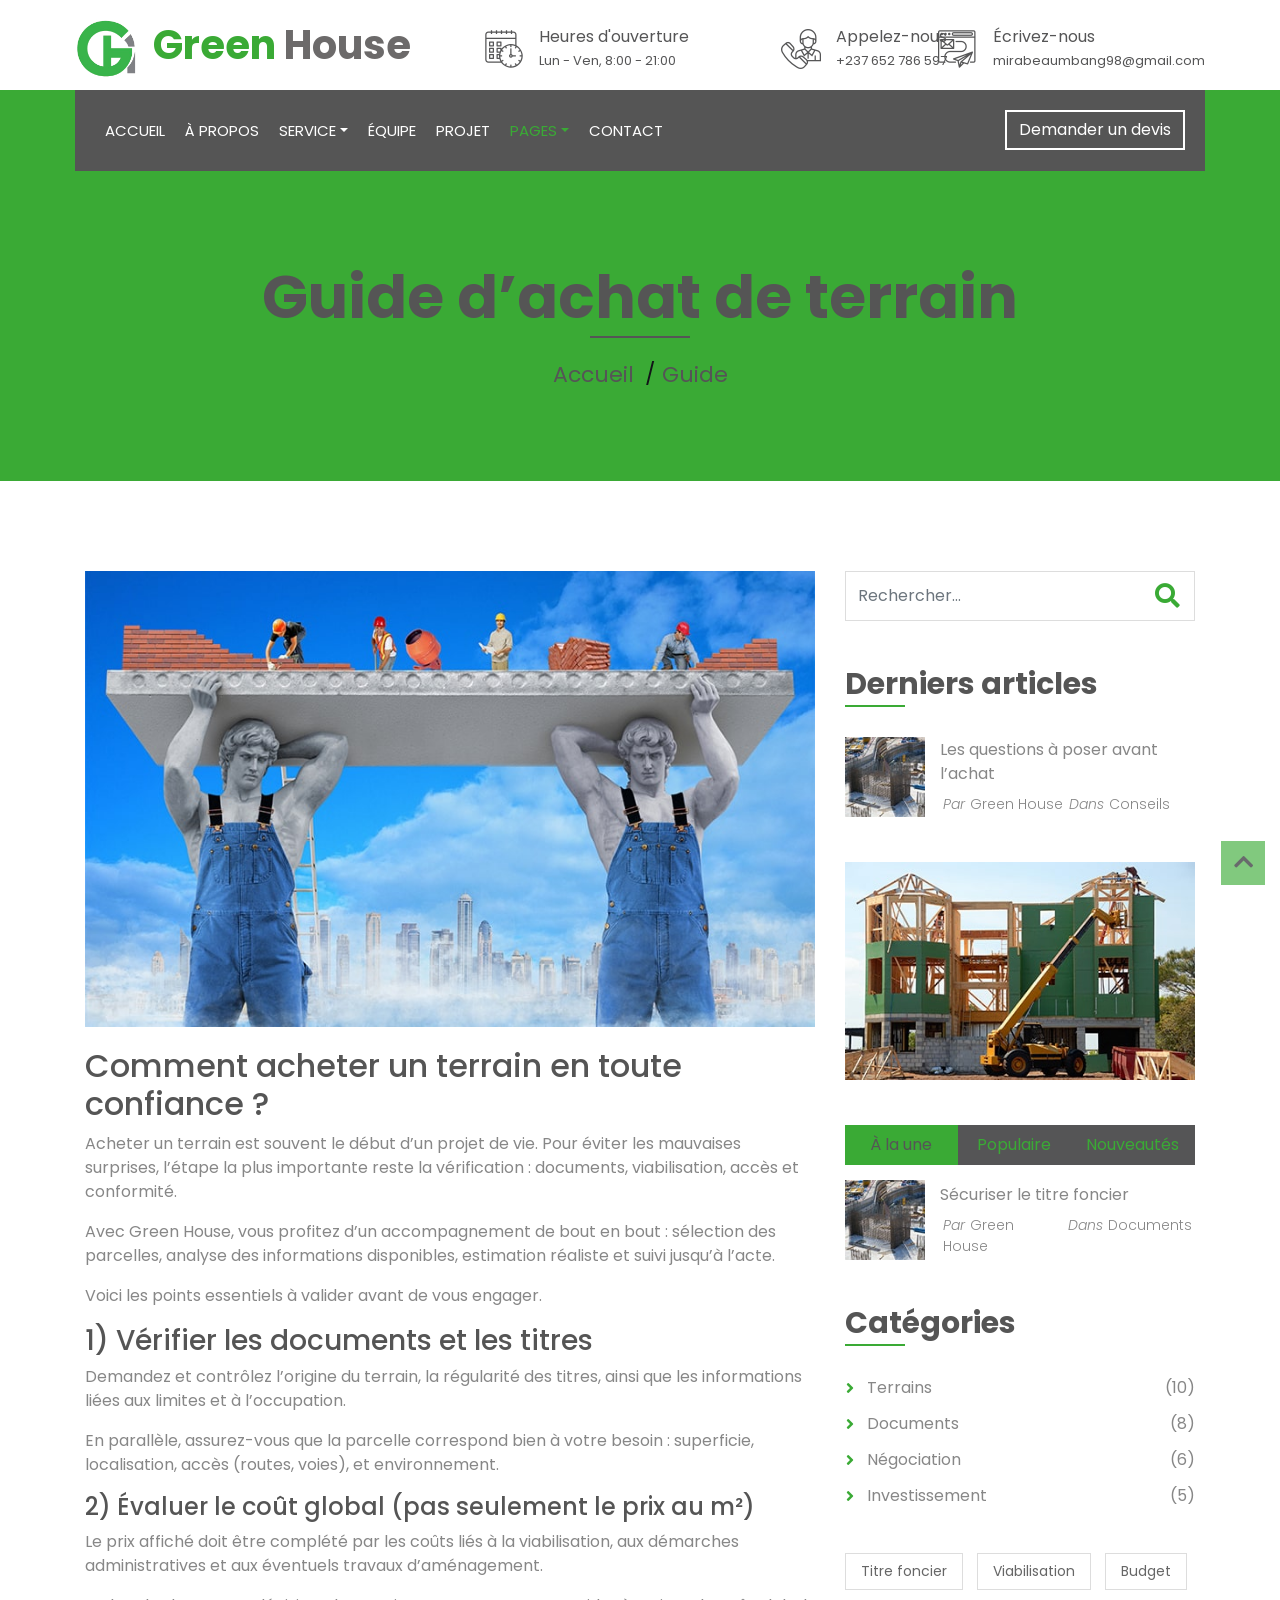
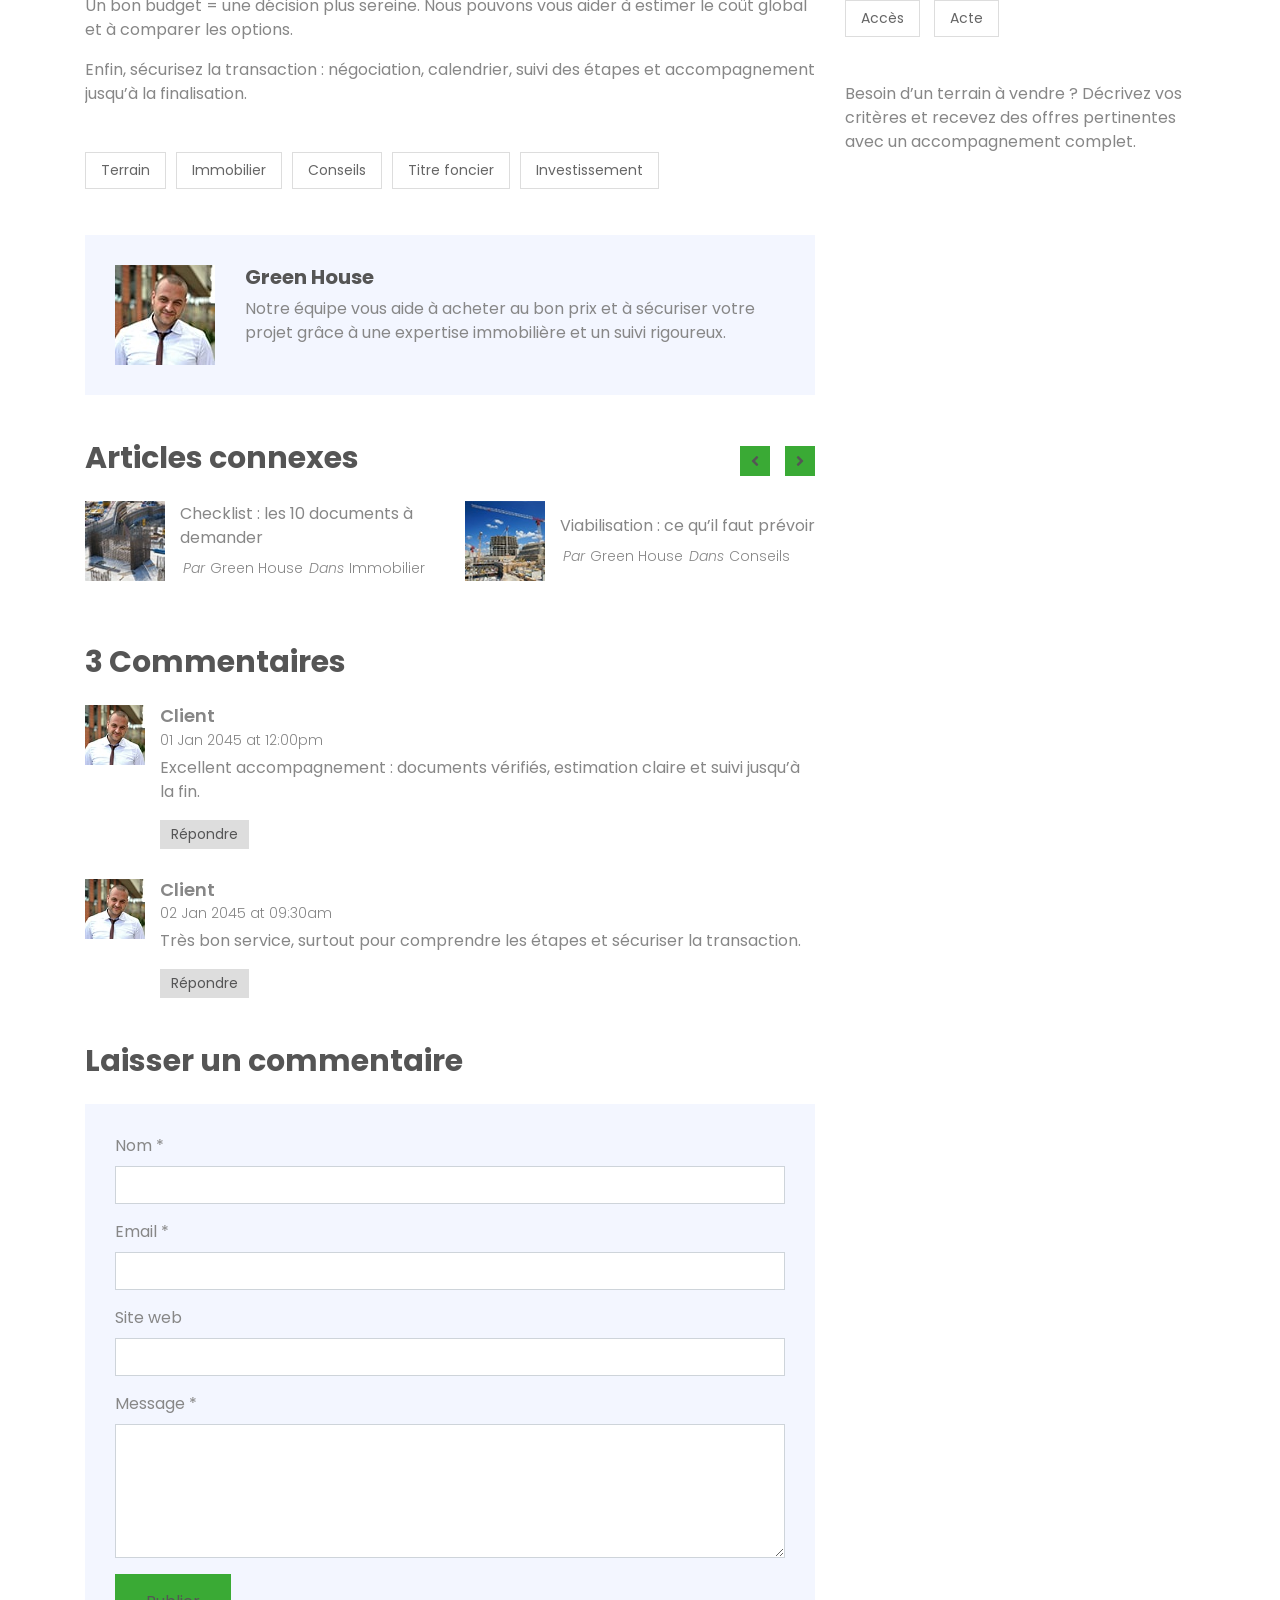
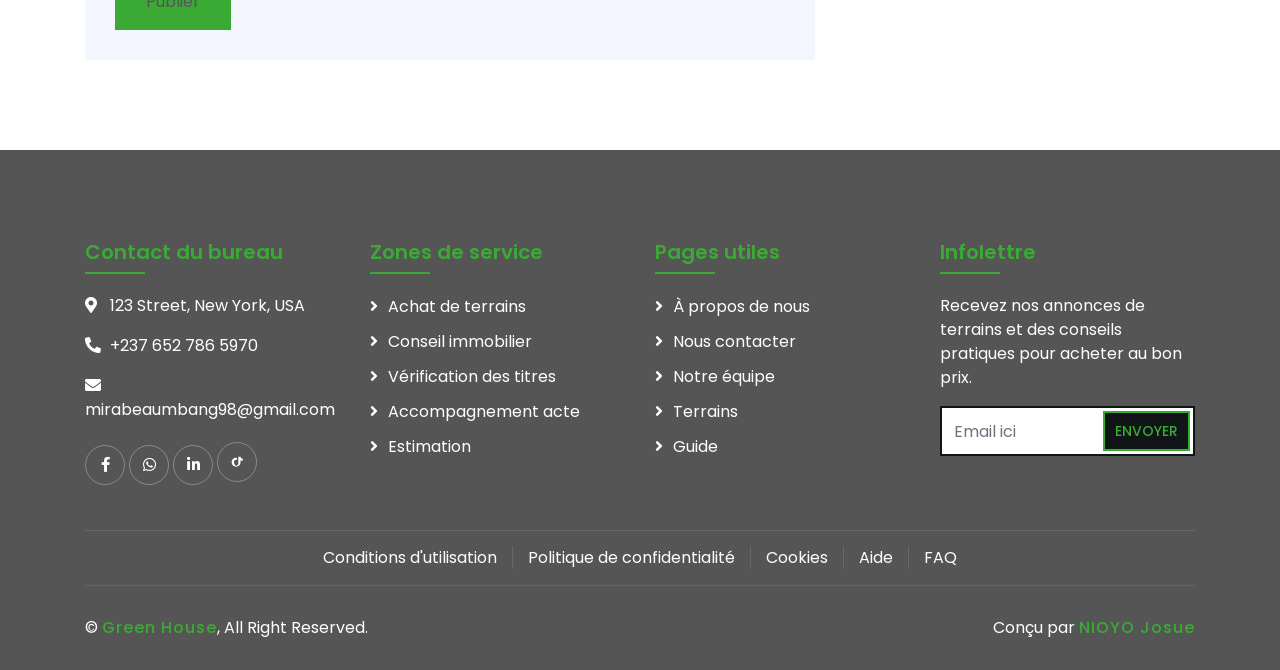
<file: single.html>
<!DOCTYPE html>
<html lang="en">
    <head>
        <meta charset="utf-8">
        <title>Green House - Construction Company</title>
        <meta content="width=device-width, initial-scale=1.0" name="viewport">
        <meta content="Construction Company Website Template" name="keywords">
        <meta content="Construction Company Website Template" name="description">

        <!-- Favicon -->
        <link href="img/favicon.ico" rel="icon">

        <!-- Google Font -->
        <link href="https://fonts.googleapis.com/css2?family=Poppins:wght@100;200;300;400;500;600;700;800;900&display=swap" rel="stylesheet">

        <!-- CSS Libraries -->
        <link href="https://stackpath.bootstrapcdn.com/bootstrap/4.4.1/css/bootstrap.min.css" rel="stylesheet">
        <link href="https://cdnjs.cloudflare.com/ajax/libs/font-awesome/5.10.0/css/all.min.css" rel="stylesheet">
        <link href="lib/flaticon/font/flaticon.css" rel="stylesheet"> 
        <link href="lib/animate/animate.min.css" rel="stylesheet">
        <link href="lib/owlcarousel/assets/owl.carousel.min.css" rel="stylesheet">
        <link href="lib/lightbox/css/lightbox.min.css" rel="stylesheet">
        <link href="lib/slick/slick.css" rel="stylesheet">
        <link href="lib/slick/slick-theme.css" rel="stylesheet">

        <!-- Template Stylesheet -->
        <link href="css/style.css" rel="stylesheet">
    </head>

    <body>
        <div class="wrapper">
            <!-- Top Bar Start -->
            <div class="top-bar">
                <div class="container-fluid">
                    <div class="row align-items-center">
                        <div class="col-lg-4 col-md-12">
                            <div class="logo">
                                <a href="index.html">
                                    <img src="img/logo.svg" alt="Logo" class="site-logo">
                                    <h1 style="color:#3AAA35;">Green <span style="color: #6c6a6a;">House</span></h1>
                                </a>
                            </div>
                        </div>
                        <div class="col-lg-8 col-md-7 d-none d-lg-block">
                            <div class="row">
                                <div class="col-4">
                                    <div class="top-bar-item">
                                        <div class="top-bar-icon">
                                            <i class="flaticon-calendar"></i>
                                        </div>
                                        <div class="top-bar-text">
                                            <h3>Heures d'ouverture</h3>
                                            <p>Lun - Ven, 8:00 - 21:00</p>
                                        </div>
                                    </div>
                                </div>
                                <div class="col-4">
                                    <div class="top-bar-item">
                                        <div class="top-bar-icon">
                                            <i class="flaticon-call"></i>
                                        </div>
                                        <div class="top-bar-text">
                                            <h3>Appelez-nous</h3>
                                            <p>+237 652 786 597</p>
                                        </div>
                                    </div>
                                </div>
                                <div class="col-4">
                                    <div class="top-bar-item">
                                        <div class="top-bar-icon">
                                            <i class="flaticon-send-mail"></i>
                                        </div>
                                        <div class="top-bar-text">
                                            <h3>Écrivez-nous</h3>
                                            <p>mirabeaumbang98@gmail.com</p>
                                        </div>
                                    </div>
                                </div>
                            </div>
                        </div>
                    </div>
                </div>
            </div>
            <!-- Top Bar End -->

            <!-- Nav Bar Start -->
            <div class="nav-bar">
                <div class="container-fluid">
                    <nav class="navbar navbar-expand-lg bg-dark navbar-dark">
                        <a href="#" class="navbar-brand">MENU</a>
                        <button type="button" class="navbar-toggler" data-toggle="collapse" data-target="#navbarCollapse">
                            <span class="navbar-toggler-icon"></span>
                        </button>

                        <div class="collapse navbar-collapse justify-content-between" id="navbarCollapse">
                            <div class="navbar-nav mr-auto">
                                <a href="index.html" class="nav-item nav-link">Accueil</a>
                                <a href="about.html" class="nav-item nav-link">À propos</a>
                                <div class="nav-item dropdown">
                                    <a href="#" class="nav-link dropdown-toggle" data-toggle="dropdown" aria-haspopup="true" aria-expanded="false">Service</a>
                                    <div class="dropdown-menu">
                                        <a class="dropdown-item" href="service.html#transaction-fonciere">Transaction Foncière</a>
                                        <a class="dropdown-item" href="service.html#transaction-immobiliere">Transaction immobilière</a>
                                        <a class="dropdown-item" href="service.html#gestion-projet">Gestion de projet</a>
                                        <a class="dropdown-item" href="service.html#installation-electrique">Installation electrique</a>
                                        <a class="dropdown-item" href="service.html#installation-domotique">Installation des syteme domotique</a>
                                    </div>
                                </div>
                                <a href="team.html" class="nav-item nav-link">Équipe</a>
                                <a href="portfolio.html" class="nav-item nav-link">Projet</a>
                                <div class="nav-item dropdown">
                                    <a href="#" class="nav-link dropdown-toggle active" data-toggle="dropdown">Pages</a>
                                    <div class="dropdown-menu">
                                        <a href="blog.html" class="dropdown-item">Page Blog</a>
                                        <a href="single.html" class="dropdown-item">Page Unique</a>
                                    </div>
                                </div>
                                <a href="contact.html" class="nav-item nav-link">Contact</a>
                            </div>
                            <div class="ml-auto">
                                <a class="btn" href="contact.html">Demander un devis</a>
                            </div>
                        </div>
                    </nav>
                </div>
            </div>
            <!-- Nav Bar End -->


            <!-- Page Header Start -->
            <div class="page-header">
                <div class="container">
                    <div class="row">
                        <div class="col-12">
                            <h2>Guide d’achat de terrain</h2>
                        </div>
                        <div class="col-12">
                            <a href="">Accueil</a>
                            <a href="">Guide</a>
                        </div>
                    </div>
                </div>
            </div>
            <!-- Page Header End -->


            <!-- Single Post Start-->
            <div class="single">
                <div class="container">
                    <div class="row">
                        <div class="col-lg-8">
                            <div class="single-content wow fadeInUp">
                                <img src="img/single.jpg" />
                                <h2>Comment acheter un terrain en toute confiance ?</h2>

                                <p>
                                    Acheter un terrain est souvent le début d’un projet de vie. Pour éviter les mauvaises surprises, l’étape la plus importante reste la vérification : documents, viabilisation, accès et conformité.
                                </p>

                                <p>
                                    Avec Green House, vous profitez d’un accompagnement de bout en bout : sélection des parcelles, analyse des informations disponibles, estimation réaliste et suivi jusqu’à l’acte.
                                </p>

                                <p>
                                    Voici les points essentiels à valider avant de vous engager.
                                </p>

                                <h3>1) Vérifier les documents et les titres</h3>
                                <p>
                                    Demandez et contrôlez l’origine du terrain, la régularité des titres, ainsi que les informations liées aux limites et à l’occupation.
                                </p>

                                <p>
                                    En parallèle, assurez-vous que la parcelle correspond bien à votre besoin : superficie, localisation, accès (routes, voies), et environnement.
                                </p>

                                <h4>2) Évaluer le coût global (pas seulement le prix au m²)</h4>
                                <p>
                                    Le prix affiché doit être complété par les coûts liés à la viabilisation, aux démarches administratives et aux éventuels travaux d’aménagement.
                                </p>

                                <p>
                                    Un bon budget = une décision plus sereine. Nous pouvons vous aider à estimer le coût global et à comparer les options.
                                </p>

                                <p>
                                    Enfin, sécurisez la transaction : négociation, calendrier, suivi des étapes et accompagnement jusqu’à la finalisation.
                                </p>
                            </div>

                            <div class="single-tags wow fadeInUp">
                                <a href="">Terrain</a>
                                <a href="">Immobilier</a>
                                <a href="">Conseils</a>
                                <a href="">Titre foncier</a>
                                <a href="">Investissement</a>
                            </div>

                            <div class="single-bio wow fadeInUp">
                                <div class="single-bio-img">
                                    <img src="img/user.jpg" />
                                </div>
                                <div class="single-bio-text">
                                    <h3>Green House</h3>
                                    <p>
                                        Notre équipe vous aide à acheter au bon prix et à sécuriser votre projet grâce à une expertise immobilière et un suivi rigoureux.
                                    </p>
                                </div>
                            </div>

                            <div class="single-related wow fadeInUp">
                                <h2>Articles connexes</h2>
                                <div class="owl-carousel related-slider">
                                    <div class="post-item">
                                        <div class="post-img">
                                            <img src="img/post-1.jpg" />
                                        </div>
                                        <div class="post-text">
                                            <a href="">Checklist : les 10 documents à demander</a>
                                            <div class="post-meta">
                                                <p>Par<a href="">Green House</a></p>
                                                <p>Dans<a href="">Immobilier</a></p>
                                            </div>
                                        </div>
                                    </div>
                                    <div class="post-item">
                                        <div class="post-img">
                                            <img src="img/post-2.jpg" />
                                        </div>
                                        <div class="post-text">
                                            <a href="">Viabilisation : ce qu’il faut prévoir</a>
                                            <div class="post-meta">
                                                <p>Par<a href="">Green House</a></p>
                                                <p>Dans<a href="">Conseils</a></p>
                                            </div>
                                        </div>
                                    </div>
                                    <div class="post-item">
                                        <div class="post-img">
                                            <img src="img/post-3.jpg" />
                                        </div>
                                        <div class="post-text">
                                            <a href="">Trouver le bon quartier pour investir</a>
                                            <div class="post-meta">
                                                <p>Par<a href="">Green House</a></p>
                                                <p>Dans<a href="">Investissement</a></p>
                                            </div>
                                        </div>
                                    </div>
                                    <div class="post-item">
                                        <div class="post-img">
                                            <img src="img/post-4.jpg" />
                                        </div>
                                        <div class="post-text">
                                            <a href="">Négocier le prix : méthode simple</a>
                                            <div class="post-meta">
                                                <p>Par<a href="">Green House</a></p>
                                                <p>Dans<a href="">Marché</a></p>
                                            </div>
                                        </div>
                                    </div>
                                </div>
                            </div>

                            <div class="single-comment wow fadeInUp">
                                <h2>3 Commentaires</h2>
                                <ul class="comment-list">
                                    <li class="comment-item">
                                        <div class="comment-body">
                                            <div class="comment-img">
                                                <img src="img/user.jpg" />
                                            </div>
                                            <div class="comment-text">
                                                <h3><a href="">Client</a></h3>
                                                <span>01 Jan 2045 at 12:00pm</span>
                                                <p>
                                                    Excellent accompagnement : documents vérifiés, estimation claire et suivi jusqu’à la fin.
                                                </p>
                                                <a class="btn" href="">Répondre</a>
                                            </div>
                                        </div>
                                    </li>
                                    <li class="comment-item">
                                        <div class="comment-body">
                                            <div class="comment-img">
                                                <img src="img/user.jpg" />
                                            </div>
                                            <div class="comment-text">
                                                <h3><a href="">Client</a></h3>
                                                <span>02 Jan 2045 at 09:30am</span>
                                                <p>
                                                    Très bon service, surtout pour comprendre les étapes et sécuriser la transaction.
                                                </p>
                                                <a class="btn" href="">Répondre</a>
                                            </div>
                                        </div>
                                    </li>
                                </ul>
                            </div>

                            <div class="comment-form wow fadeInUp">
                                <h2>Laisser un commentaire</h2>
                                <form>
                                    <div class="form-group">
                                        <label for="name">Nom *</label>
                                        <input type="text" class="form-control" id="name">
                                    </div>
                                    <div class="form-group">
                                        <label for="email">Email *</label>
                                        <input type="email" class="form-control" id="email">
                                    </div>
                                    <div class="form-group">
                                        <label for="website">Site web</label>
                                        <input type="url" class="form-control" id="website">
                                    </div>

                                    <div class="form-group">
                                        <label for="message">Message *</label>
                                        <textarea id="message" cols="30" rows="5" class="form-control"></textarea>
                                    </div>
                                    <div class="form-group">
                                        <input type="submit" value="Publier" class="btn">
                                    </div>
                                </form>
                            </div>
                        </div>

                        <div class="col-lg-4">
                            <div class="sidebar">
                                <div class="sidebar-widget wow fadeInUp">
                                    <div class="search-widget">
                                        <form>
                                            <input class="form-control" type="text" placeholder="Rechercher...">
                                            <button class="btn"><i class="fa fa-search"></i></button>
                                        </form>
                                    </div>
                                </div>

                                <div class="sidebar-widget wow fadeInUp">
                                    <h2 class="widget-title">Derniers articles</h2>
                                    <div class="recent-post">
                                        <div class="post-item">
                                            <div class="post-img">
                                                <img src="img/post-1.jpg" />
                                            </div>
                                            <div class="post-text">
                                                <a href="">Les questions à poser avant l’achat</a>
                                                <div class="post-meta">
                                                    <p>Par<a href="">Green House</a></p>
                                                    <p>Dans<a href="">Conseils</a></p>
                                                </div>
                                            </div>
                                        </div>
                                    </div>
                                </div>

                                <div class="sidebar-widget wow fadeInUp">
                                    <div class="image-widget">
                                        <a href="#"><img src="img/blog-1.jpg" alt="Image"></a>
                                    </div>
                                </div>

                                <div class="sidebar-widget wow fadeInUp">
                                    <div class="tab-post">
                                        <ul class="nav nav-pills nav-justified">
                                            <li class="nav-item">
                                                <a class="nav-link active" data-toggle="pill" href="#featured">À la une</a>
                                            </li>
                                            <li class="nav-item">
                                                <a class="nav-link" data-toggle="pill" href="#popular">Populaire</a>
                                            </li>
                                            <li class="nav-item">
                                                <a class="nav-link" data-toggle="pill" href="#latest">Nouveautés</a>
                                            </li>
                                        </ul>

                                        <div class="tab-content">
                                            <div id="featured" class="container tab-pane active">
                                                <div class="post-item">
                                                    <div class="post-img">
                                                        <img src="img/post-1.jpg" />
                                                    </div>
                                                    <div class="post-text">
                                                        <a href="">Sécuriser le titre foncier</a>
                                                        <div class="post-meta">
                                                            <p>Par<a href="">Green House</a></p>
                                                            <p>Dans<a href="">Documents</a></p>
                                                        </div>
                                                    </div>
                                                </div>
                                            </div>
                                            <div id="popular" class="container tab-pane fade">
                                                <div class="post-item">
                                                    <div class="post-img">
                                                        <img src="img/post-2.jpg" />
                                                    </div>
                                                    <div class="post-text">
                                                        <a href="">Comment calculer votre budget total</a>
                                                        <div class="post-meta">
                                                            <p>Par<a href="">Green House</a></p>
                                                            <p>Dans<a href="">Budget</a></p>
                                                        </div>
                                                    </div>
                                                </div>
                                            </div>
                                            <div id="latest" class="container tab-pane fade">
                                                <div class="post-item">
                                                    <div class="post-img">
                                                        <img src="img/post-3.jpg" />
                                                    </div>
                                                    <div class="post-text">
                                                        <a href="">Choisir la bonne localisation</a>
                                                        <div class="post-meta">
                                                            <p>Par<a href="">Green House</a></p>
                                                            <p>Dans<a href="">Localisation</a></p>
                                                        </div>
                                                    </div>
                                                </div>
                                            </div>
                                        </div>
                                    </div>
                                </div>

                                <div class="sidebar-widget wow fadeInUp">
                                    <h2 class="widget-title">Catégories</h2>
                                    <div class="category-widget">
                                        <ul>
                                            <li><a href="">Terrains</a><span>(10)</span></li>
                                            <li><a href="">Documents</a><span>(8)</span></li>
                                            <li><a href="">Négociation</a><span>(6)</span></li>
                                            <li><a href="">Investissement</a><span>(5)</span></li>
                                        </ul>
                                    </div>
                                </div>

                                <div class="sidebar-widget wow fadeInUp">
                                    <div class="tag-widget">
                                        <a href="">Titre foncier</a>
                                        <a href="">Viabilisation</a>
                                        <a href="">Budget</a>
                                        <a href="">Accès</a>
                                        <a href="">Acte</a>
                                    </div>
                                </div>

                                <div class="sidebar-widget wow fadeInUp">
                                    <div class="text-widget">
                                        <p>
                                            Besoin d’un terrain à vendre ? Décrivez vos critères et recevez des offres pertinentes avec un accompagnement complet.
                                        </p>
                                    </div>
                                </div>
                            </div>
                        </div>
                    </div>
                </div>
            </div>
            <!-- Single Post End-->    


            <!-- Footer Start -->
            <div class="footer wow fadeIn" data-wow-delay="0.3s">
                <div class="container">
                    <div class="row">
                        <div class="col-md-6 col-lg-3">
                            <div class="footer-contact">
                                <h2>Contact du bureau</h2>
                                <p><i class="fa fa-map-marker-alt"></i>123 Street, New York, USA</p>
                                <p><i class="fa fa-phone-alt"></i>+237 652 786 5970</p>
                                <p><i class="fa fa-envelope"></i>mirabeaumbang98@gmail.com</p>
                                 <div class="footer-social">
                                    <a href="https://www.facebook.com/share/1CXBwgBWYF/" target="_blank" rel="noopener" aria-label="Suivez-nous sur Facebook"><i class="fab fa-facebook-f"></i></a>
                                    <!-- <a href=""><i class="fab fa-youtube"></i></a> -->
                                    <a href="https://wa.me/652786597" target="_blank" rel="noopener" aria-label="Contactez-nous par WhatsApp"><i class="fab fa-whatsapp"></i></a>
                                    <!-- <a href=""><i class="fab fa-instagram"></i></a> -->
                                    <a href="https://www.linkedin.com/in/mirabeau-umbang-98/" target="_blank" rel="noopener" aria-label="Suivez-nous sur LinkedIn"><i class="fab fa-linkedin-in"></i></a>
                                    <a href="https://vt.tiktok.com/ZS9fGUL58/" target="_blank" rel="noopener" aria-label="Suivez-nous sur TikTok" aria-label="TikTok">
                                        <svg xmlns="http://www.w3.org/2000/svg" viewBox="0 0 24 24" width="16" height="16" style="display:block;">
                                            <path d="M21.5 7.3c-1.1-.1-2-.4-2.9-1.1-.6-.5-1.2-1.3-1.4-2.1H14v10.2c0 1.8-1.5 3.3-3.3 3.3S7.4 13.9 7.4 12.1c0-1.8 1.5-3.3 3.3-3.3.4 0 .8.1 1.2.2V5.9c-.4-.1-.9-.1-1.3-.1-3.7 0-6.7 3-6.7 6.7s3 6.7 6.7 6.7 6.7-3 6.7-6.7V9.2c.9.6 2 1 3.3 1.1V7.3z"/>
                                        </svg>
                                    </a>

                                </div>
                            </div>
                        </div>
                        <div class="col-md-6 col-lg-3">
                            <div class="footer-link">
                                <h2>Zones de service</h2>
                                <a href="">Achat de terrains</a>
                                <a href="">Conseil immobilier</a>
                                <a href="">Vérification des titres</a>
                                <a href="">Accompagnement acte</a>
                                <a href="">Estimation</a>
                            </div>
                        </div>
                        <div class="col-md-6 col-lg-3">
                            <div class="footer-link">
                                <h2>Pages utiles</h2>
                                <a href="about.html">À propos de nous</a>
                                <a href="contact.html">Nous contacter</a>
                                <a href="team.html">Notre équipe</a>
                                <a href="portfolio.html">Terrains</a>
                                <a href="">Guide</a>
                            </div>
                        </div>
                        <div class="col-md-6 col-lg-3">
                            <div class="newsletter">
                                <h2>Infolettre</h2>
                                <p>
                                    Recevez nos annonces de terrains et des conseils pratiques pour acheter au bon prix.
                                </p>
                                <div class="form">
                                    <input class="form-control" placeholder="Email ici">
                                    <button class="btn">Envoyer</button>
                                </div>
                            </div>
                        </div>
                    </div>
                </div>
                <div class="container footer-menu">
                    <div class="f-menu">
                        <a href="conditions.html">Conditions d'utilisation</a>
                        <a href="politique-confidentialite.html">Politique de confidentialité</a>
                        <a href="cookies.html">Cookies</a>
                        <a href="aide.html">Aide</a>
                        <a href="about.html#faq">FAQ</a>
                    </div>
                </div>
                <div class="container copyright">
                    <div class="row">
                        <div class="col-md-6">
                            <p>&copy; <a href="#">Green House</a>, All Right Reserved.</p>
                        </div>
                        <div class="col-md-6">
                            <p>Conçu par <a href="https://nioyojosue.netlify.app/" target="_blank">NIOYO Josue</a></p>
                        </div>
                    </div>
                </div>
            </div>
            <!-- Footer End -->

            <a href="#" class="back-to-top"><i class="fa fa-chevron-up"></i></a>
        </div>

        <!-- JavaScript Libraries -->
        <script src="https://code.jquery.com/jquery-3.4.1.min.js"></script>
        <script src="https://stackpath.bootstrapcdn.com/bootstrap/4.4.1/js/bootstrap.bundle.min.js"></script>
        <script src="lib/easing/easing.min.js"></script>
        <script src="lib/wow/wow.min.js"></script>
        <script src="lib/owlcarousel/owl.carousel.min.js"></script>
        <script src="lib/isotope/isotope.pkgd.min.js"></script>
        <script src="lib/lightbox/js/lightbox.min.js"></script>
        <script src="lib/waypoints/waypoints.min.js"></script>
        <script src="lib/counterup/counterup.min.js"></script>
        <script src="lib/slick/slick.min.js"></script>

        <!-- Template Javascript -->
        <script src="js/main.js"></script>
    </body>
</html>
</file>
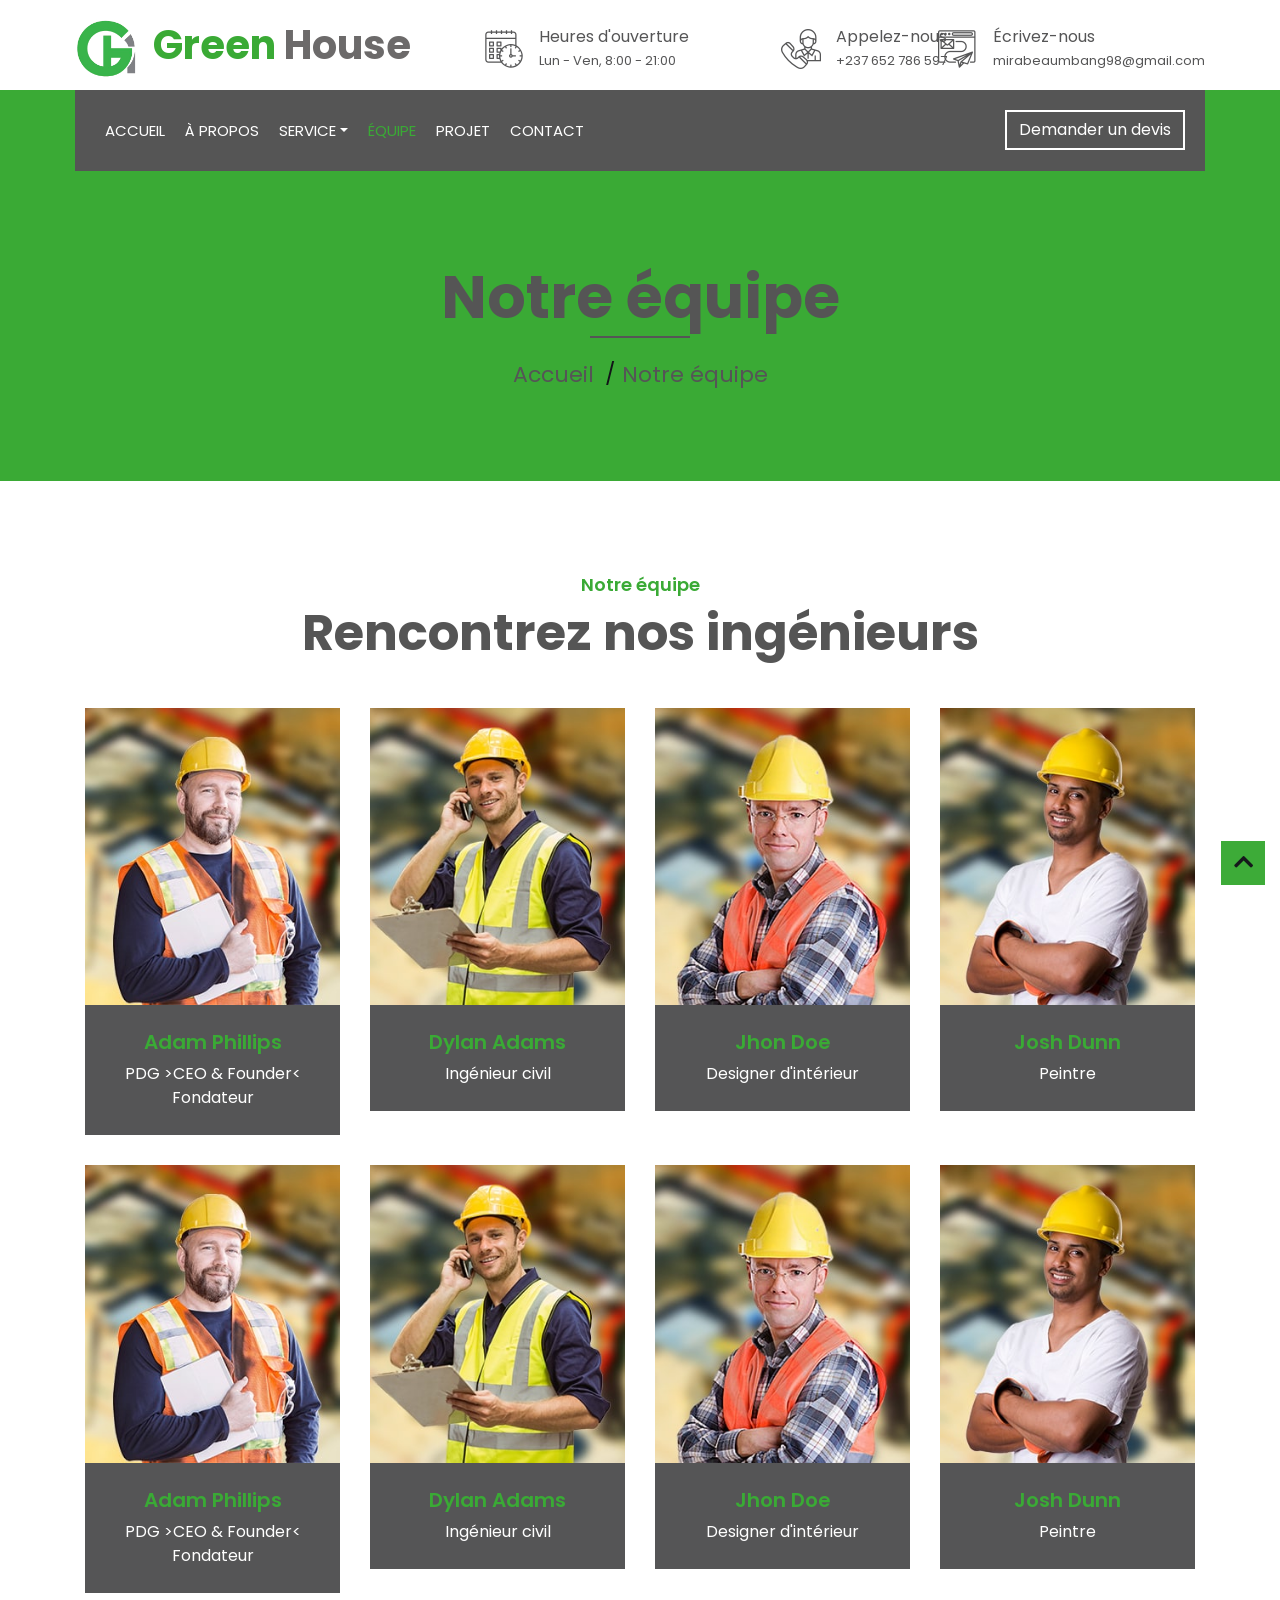
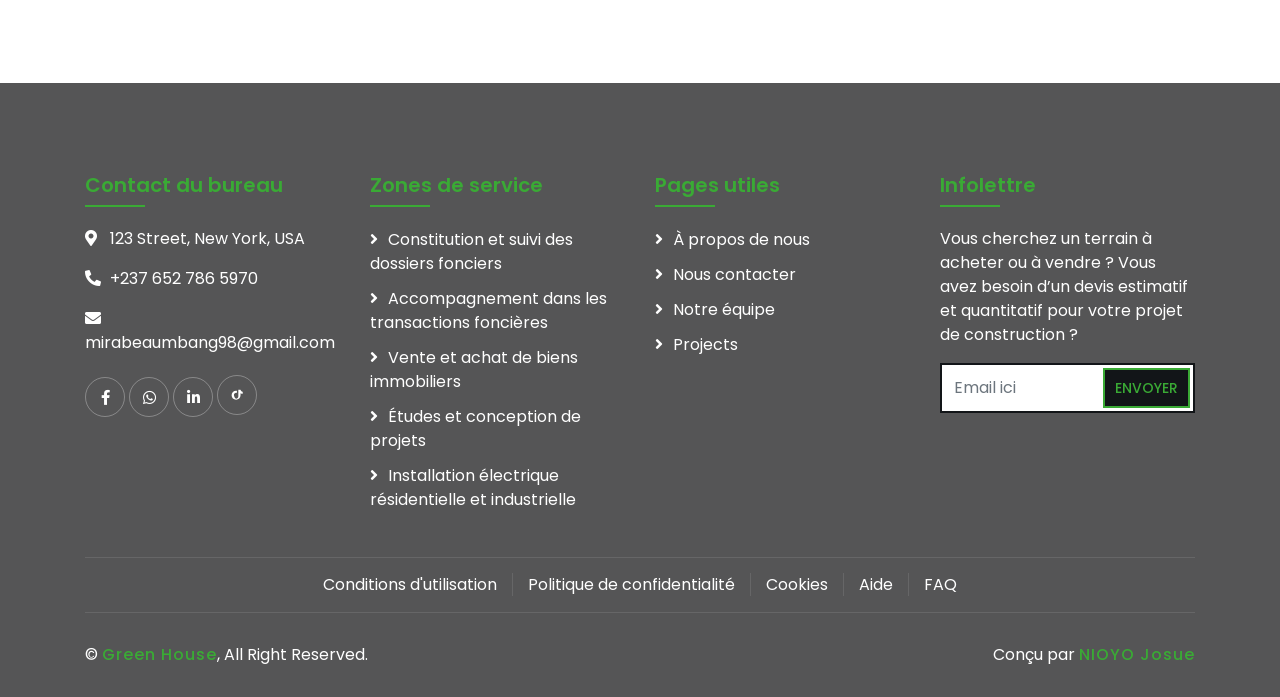
<file: team.html>
<!DOCTYPE html>
<html lang="en">
    <head>
        <meta charset="utf-8">
        <title>Green House - Construction Company</title>
        <meta content="width=device-width, initial-scale=1.0" name="viewport">
        <meta content="Construction Company Website Template" name="keywords">
        <meta content="Construction Company Website Template" name="description">

        <!-- Favicon -->
        <link href="img/favicon.ico" rel="icon">

        <!-- Google Font -->
        <link href="https://fonts.googleapis.com/css2?family=Poppins:wght@100;200;300;400;500;600;700;800;900&display=swap" rel="stylesheet">

        <!-- CSS Libraries -->
        <link href="https://stackpath.bootstrapcdn.com/bootstrap/4.4.1/css/bootstrap.min.css" rel="stylesheet">
        <link href="https://cdnjs.cloudflare.com/ajax/libs/font-awesome/5.10.0/css/all.min.css" rel="stylesheet">
        <link href="lib/flaticon/font/flaticon.css" rel="stylesheet"> 
        <link href="lib/animate/animate.min.css" rel="stylesheet">
        <link href="lib/owlcarousel/assets/owl.carousel.min.css" rel="stylesheet">
        <link href="lib/lightbox/css/lightbox.min.css" rel="stylesheet">
        <link href="lib/slick/slick.css" rel="stylesheet">
        <link href="lib/slick/slick-theme.css" rel="stylesheet">

        <!-- Template Stylesheet -->
        <link href="css/style.css" rel="stylesheet">
    </head>

    <body>
        <div class="wrapper">
            <!-- Top Bar Start -->
            <div class="top-bar">
                <div class="container-fluid">
                    <div class="row align-items-center">
                        <div class="col-lg-4 col-md-12">
                            <div class="logo">
                                <a href="index.html">
                                    <img src="img/logo.svg" alt="Logo" class="site-logo">
                                    <h1 style="color:#3AAA35;">Green <span style="color: #6c6a6a;">House</span></h1>
                                </a>
                            </div>
                        </div>
                        <div class="col-lg-8 col-md-7 d-none d-lg-block">
                            <div class="row">
                                <div class="col-4">
                                    <div class="top-bar-item">
                                        <div class="top-bar-icon">
                                            <i class="flaticon-calendar"></i>
                                        </div>
                                        <div class="top-bar-text">
                                            <h3>Heures d'ouverture</h3>
                                            <p>Lun - Ven, 8:00 - 21:00</p>
                                        </div>
                                    </div>
                                </div>
                                <div class="col-4">
                                    <div class="top-bar-item">
                                        <div class="top-bar-icon">
                                            <i class="flaticon-call"></i>
                                        </div>
                                        <div class="top-bar-text">
                                            <h3>Appelez-nous</h3>
                                            <p>+237 652 786 597</p>
                                        </div>
                                    </div>
                                </div>
                                <div class="col-4">
                                    <div class="top-bar-item">
                                        <div class="top-bar-icon">
                                            <i class="flaticon-send-mail"></i>
                                        </div>
                                        <div class="top-bar-text">
                                            <h3>Écrivez-nous</h3>
                                            <p>mirabeaumbang98@gmail.com</p>
                                        </div>
                                    </div>
                                </div>
                            </div>
                        </div>
                    </div>
                </div>
            </div>
            <!-- Top Bar End -->

            <!-- Nav Bar Start -->
            <div class="nav-bar">
                <div class="container-fluid">
                    <nav class="navbar navbar-expand-lg bg-dark navbar-dark">
                        <a href="#" class="navbar-brand">MENU</a>
                        <button type="button" class="navbar-toggler" data-toggle="collapse" data-target="#navbarCollapse">
                            <span class="navbar-toggler-icon"></span>
                        </button>

                        <div class="collapse navbar-collapse justify-content-between" id="navbarCollapse">
                            <div class="navbar-nav mr-auto">
                                <a href="index.html" class="nav-item nav-link">Accueil</a>
                                <a href="about.html" class="nav-item nav-link">À propos</a>
                                <div class="nav-item dropdown">
                                    <a href="#" class="nav-link dropdown-toggle" data-toggle="dropdown" aria-haspopup="true" aria-expanded="false">Service</a>
                                    <div class="dropdown-menu">
                                        <a class="dropdown-item" href="service.html#transaction-fonciere">Transaction Foncière</a>
                                        <a class="dropdown-item" href="service.html#transaction-immobiliere">Transaction immobilière</a>
                                        <a class="dropdown-item" href="service.html#gestion-projet">Gestion de projet</a>
                                        <a class="dropdown-item" href="service.html#installation-electrique">Installation electrique</a>
                                        <a class="dropdown-item" href="service.html#installation-domotique">Installation des syteme domotique</a>
                                    </div>
                                </div>
                                <a href="team.html" class="nav-item nav-link active">Équipe</a>
                                <a href="portfolio.html" class="nav-item nav-link">Projet</a>
                                <div class="nav-item dropdown">
                                    <!-- <a href="#" class="nav-link dropdown-toggle" data-toggle="dropdown">Pages</a>
                                    <div class="dropdown-menu">
                                        <a href="blog.html" class="dropdown-item">Page Blog</a>
                                        <a href="single.html" class="dropdown-item">Page Unique</a>
                                    </div> -->
                                </div>
                                <a href="contact.html" class="nav-item nav-link">Contact</a>
                            </div>
                            <div class="ml-auto">
                                <a class="btn" href="contact.html">Demander un devis</a>
                            </div>
                        </div>
                    </nav>
                </div>
            </div>
            <!-- Nav Bar End -->
            
            
            <!-- Page Header Start -->
            <div class="page-header">
                <div class="container">
                    <div class="row">
                        <div class="col-12">
                            <h2>Notre équipe</h2>
                        </div>
                        <div class="col-12">
                            <a href="">Accueil</a>
                            <a href="">Notre équipe</a>
                        </div>
                    </div>
                </div>
            </div>
            <!-- Page Header End -->


            <!-- Team Start -->
            <div class="team">
                <div class="container">
                    <div class="section-header text-center">
                        <p>Notre équipe</p>
                        <h2>Rencontrez nos ingénieurs</h2>
                    </div>
                    <div class="row">
                        <div class="col-lg-3 col-md-6 wow fadeInUp" data-wow-delay="0.1s">
                            <div class="team-item">
                                <div class="team-img">
                                    <img src="img/team-1.jpg" alt="Team Image">
                                </div>
                                <div class="team-text">
                                    <h2>Adam Phillips</h2>
                                    <p>PDG >CEO & Founder< Fondateur</p>
                                </div>
                                <div class="team-social">
                                    <a class="social-tw" href=""><i class="fab fa-twitter"></i></a>
                                    <a class="social-fb" href=""><i class="fab fa-facebook-f"></i></a>
                                    <a class="social-li" href=""><i class="fab fa-linkedin-in"></i></a>
                                    <a class="social-in" href=""><i class="fab fa-instagram"></i></a>
                                </div>
                            </div>
                        </div>
                        <div class="col-lg-3 col-md-6 wow fadeInUp" data-wow-delay="0.2s">
                            <div class="team-item">
                                <div class="team-img">
                                    <img src="img/team-2.jpg" alt="Team Image">
                                </div>
                                <div class="team-text">
                                    <h2>Dylan Adams</h2>
                                    <p>Ingénieur civil</p>
                                </div>
                                <div class="team-social">
                                    <a class="social-tw" href=""><i class="fab fa-twitter"></i></a>
                                    <a class="social-fb" href=""><i class="fab fa-facebook-f"></i></a>
                                    <a class="social-li" href=""><i class="fab fa-linkedin-in"></i></a>
                                    <a class="social-in" href=""><i class="fab fa-instagram"></i></a>
                                </div>
                            </div>
                        </div>
                        <div class="col-lg-3 col-md-6 wow fadeInUp" data-wow-delay="0.3s">
                            <div class="team-item">
                                <div class="team-img">
                                    <img src="img/team-3.jpg" alt="Team Image">
                                </div>
                                <div class="team-text">
                                    <h2>Jhon Doe</h2>
                                    <p>Designer d'intérieur</p>
                                </div>
                                <div class="team-social">
                                    <a class="social-tw" href=""><i class="fab fa-twitter"></i></a>
                                    <a class="social-fb" href=""><i class="fab fa-facebook-f"></i></a>
                                    <a class="social-li" href=""><i class="fab fa-linkedin-in"></i></a>
                                    <a class="social-in" href=""><i class="fab fa-instagram"></i></a>
                                </div>
                            </div>
                        </div>
                        <div class="col-lg-3 col-md-6 wow fadeInUp" data-wow-delay="0.4s">
                            <div class="team-item">
                                <div class="team-img">
                                    <img src="img/team-4.jpg" alt="Team Image">
                                </div>
                                <div class="team-text">
                                    <h2>Josh Dunn</h2>
                                    <p>Peintre</p>
                                </div>
                                <div class="team-social">
                                    <a class="social-tw" href=""><i class="fab fa-twitter"></i></a>
                                    <a class="social-fb" href=""><i class="fab fa-facebook-f"></i></a>
                                    <a class="social-li" href=""><i class="fab fa-linkedin-in"></i></a>
                                    <a class="social-in" href=""><i class="fab fa-instagram"></i></a>
                                </div>
                            </div>
                        </div>
                        <div class="col-lg-3 col-md-6 wow fadeInUp" data-wow-delay="0.1s">
                            <div class="team-item">
                                <div class="team-img">
                                    <img src="img/team-1.jpg" alt="Team Image">
                                </div>
                                <div class="team-text">
                                    <h2>Adam Phillips</h2>
                                    <p>PDG >CEO & Founder< Fondateur</p>
                                </div>
                                <div class="team-social">
                                    <a class="social-tw" href=""><i class="fab fa-twitter"></i></a>
                                    <a class="social-fb" href=""><i class="fab fa-facebook-f"></i></a>
                                    <a class="social-li" href=""><i class="fab fa-linkedin-in"></i></a>
                                    <a class="social-in" href=""><i class="fab fa-instagram"></i></a>
                                </div>
                            </div>
                        </div>
                        <div class="col-lg-3 col-md-6 wow fadeInUp" data-wow-delay="0.2s">
                            <div class="team-item">
                                <div class="team-img">
                                    <img src="img/team-2.jpg" alt="Team Image">
                                </div>
                                <div class="team-text">
                                    <h2>Dylan Adams</h2>
                                    <p>Ingénieur civil</p>
                                </div>
                                <div class="team-social">
                                    <a class="social-tw" href=""><i class="fab fa-twitter"></i></a>
                                    <a class="social-fb" href=""><i class="fab fa-facebook-f"></i></a>
                                    <a class="social-li" href=""><i class="fab fa-linkedin-in"></i></a>
                                    <a class="social-in" href=""><i class="fab fa-instagram"></i></a>
                                </div>
                            </div>
                        </div>
                        <div class="col-lg-3 col-md-6 wow fadeInUp" data-wow-delay="0.3s">
                            <div class="team-item">
                                <div class="team-img">
                                    <img src="img/team-3.jpg" alt="Team Image">
                                </div>
                                <div class="team-text">
                                    <h2>Jhon Doe</h2>
                                    <p>Designer d'intérieur</p>
                                </div>
                                <div class="team-social">
                                    <a class="social-tw" href=""><i class="fab fa-twitter"></i></a>
                                    <a class="social-fb" href=""><i class="fab fa-facebook-f"></i></a>
                                    <a class="social-li" href=""><i class="fab fa-linkedin-in"></i></a>
                                    <a class="social-in" href=""><i class="fab fa-instagram"></i></a>
                                </div>
                            </div>
                        </div>
                        <div class="col-lg-3 col-md-6 wow fadeInUp" data-wow-delay="0.4s">
                            <div class="team-item">
                                <div class="team-img">
                                    <img src="img/team-4.jpg" alt="Team Image">
                                </div>
                                <div class="team-text">
                                    <h2>Josh Dunn</h2>
                                    <p>Peintre</p>
                                </div>
                                <div class="team-social">
                                    <a class="social-tw" href=""><i class="fab fa-twitter"></i></a>
                                    <a class="social-fb" href=""><i class="fab fa-facebook-f"></i></a>
                                    <a class="social-li" href=""><i class="fab fa-linkedin-in"></i></a>
                                    <a class="social-in" href=""><i class="fab fa-instagram"></i></a>
                                </div>
                            </div>
                        </div>
                    </div>
                </div>
            </div>
            <!-- Team End -->


            <!-- Footer Start -->
            <div class="footer wow fadeIn" data-wow-delay="0.3s">
                <div class="container">
                    <div class="row">
                        <div class="col-md-6 col-lg-3">
                            <div class="footer-contact">
                                <h2>Contact du bureau</h2>
                                <p><i class="fa fa-map-marker-alt"></i>123 Street, New York, USA</p>
                                <p><i class="fa fa-phone-alt"></i>+237 652 786 5970</p>
                                <p><i class="fa fa-envelope"></i>mirabeaumbang98@gmail.com</p>
                                 <div class="footer-social">
                                    <a href="https://www.facebook.com/share/1CXBwgBWYF/" target="_blank" rel="noopener" aria-label="Suivez-nous sur Facebook"><i class="fab fa-facebook-f"></i></a>
                                    <!-- <a href=""><i class="fab fa-youtube"></i></a> -->
                                    <a href="https://wa.me/652786597" target="_blank" rel="noopener" aria-label="Contactez-nous par WhatsApp"><i class="fab fa-whatsapp"></i></a>
                                    <!-- <a href=""><i class="fab fa-instagram"></i></a> -->
                                    <a href="https://www.linkedin.com/in/mirabeau-umbang-98/" target="_blank" rel="noopener" aria-label="Suivez-nous sur LinkedIn"><i class="fab fa-linkedin-in"></i></a>
                                    <a href="https://vt.tiktok.com/ZS9fGUL58/" target="_blank" rel="noopener" aria-label="Suivez-nous sur TikTok" aria-label="TikTok">
                                        <svg xmlns="http://www.w3.org/2000/svg" viewBox="0 0 24 24" width="16" height="16" style="display:block;">
                                            <path d="M21.5 7.3c-1.1-.1-2-.4-2.9-1.1-.6-.5-1.2-1.3-1.4-2.1H14v10.2c0 1.8-1.5 3.3-3.3 3.3S7.4 13.9 7.4 12.1c0-1.8 1.5-3.3 3.3-3.3.4 0 .8.1 1.2.2V5.9c-.4-.1-.9-.1-1.3-.1-3.7 0-6.7 3-6.7 6.7s3 6.7 6.7 6.7 6.7-3 6.7-6.7V9.2c.9.6 2 1 3.3 1.1V7.3z"/>
                                        </svg>
                                    </a>

                                </div>
                            </div>
                        </div>
                        <div class="col-md-6 col-lg-3">
                            <div class="footer-link">
                                <h2>Zones de service</h2>
                                <a href="contact.html?sujet=Constitution%20et%20suivi%20des%20dossiers%20fonciers">Constitution et suivi des dossiers fonciers</a>
                                <a href="contact.html?sujet=Accompagnement%20dans%20les%20transactions%20foncières">Accompagnement dans les transactions foncières</a>
                                <a href="contact.html?sujet=Vente%20et%20achat%20de%20biens%20immobiliers">Vente et achat de biens immobiliers</a>
                                <a href="contact.html?sujet=%C3%89tudes%20et%20conception%20de%20projets">Études et conception de projets</a>
                                <a href="contact.html?sujet=Installation%20%C3%A9lectrique%20r%C3%A9sidentielle%20et%20industrielle">Installation électrique résidentielle et industrielle</a>
                            </div>
                        </div>
                        <div class="col-md-6 col-lg-3">
                            <div class="footer-link">
                                <h2>Pages utiles</h2>
                                <a href="about.html">À propos de nous</a>
                                <a href="contact.html">Nous contacter</a>
                                <a href="team.html">Notre équipe</a>
                                <a href="portfolio.html">Projects</a>
                            </div>
                        </div>
                        <div class="col-md-6 col-lg-3">
                            <div class="newsletter">
                                <h2>Infolettre</h2>
                                <p>
                                    Vous cherchez un terrain à acheter ou à vendre ? Vous avez besoin d’un devis estimatif et quantitatif pour votre projet de construction ?

                                </p>
                                <div class="form">
                                    <input class="form-control" placeholder="Email ici">
                                    <button class="btn">Envoyer</button>
                                </div>
                            </div>
                        </div>
                    </div>
                </div>
                <div class="container footer-menu">
                    <div class="f-menu">
                        <a href="conditions.html">Conditions d'utilisation</a>
                        <a href="politique-confidentialite.html">Politique de confidentialité</a>
                        <a href="cookies.html">Cookies</a>
                        <a href="aide.html">Aide</a>
                        <a href="about.html#faq">FAQ</a>
                    </div>
                </div>
                <div class="container copyright">
                    <div class="row">
                        <div class="col-md-6">
                            <p>&copy; <a href="#">Green House</a>, All Right Reserved.</p>
                        </div>
                        <div class="col-md-6">
                            <p>Conçu par <a href="https://nioyojosue.netlify.app/" target="_blank">NIOYO Josue</a></p>
                        </div>
                    </div>
                </div>
            </div>
            <!-- Footer End -->

            <a href="#" class="back-to-top"><i class="fa fa-chevron-up"></i></a>
        </div>

        <!-- JavaScript Libraries -->
        <script src="https://code.jquery.com/jquery-3.4.1.min.js"></script>
        <script src="https://stackpath.bootstrapcdn.com/bootstrap/4.4.1/js/bootstrap.bundle.min.js"></script>
        <script src="lib/easing/easing.min.js"></script>
        <script src="lib/wow/wow.min.js"></script>
        <script src="lib/owlcarousel/owl.carousel.min.js"></script>
        <script src="lib/isotope/isotope.pkgd.min.js"></script>
        <script src="lib/lightbox/js/lightbox.min.js"></script>
        <script src="lib/waypoints/waypoints.min.js"></script>
        <script src="lib/counterup/counterup.min.js"></script>
        <script src="lib/slick/slick.min.js"></script>

        <!-- Template Javascript -->
        <script src="js/main.js"></script>
    </body>
</html>
</file>
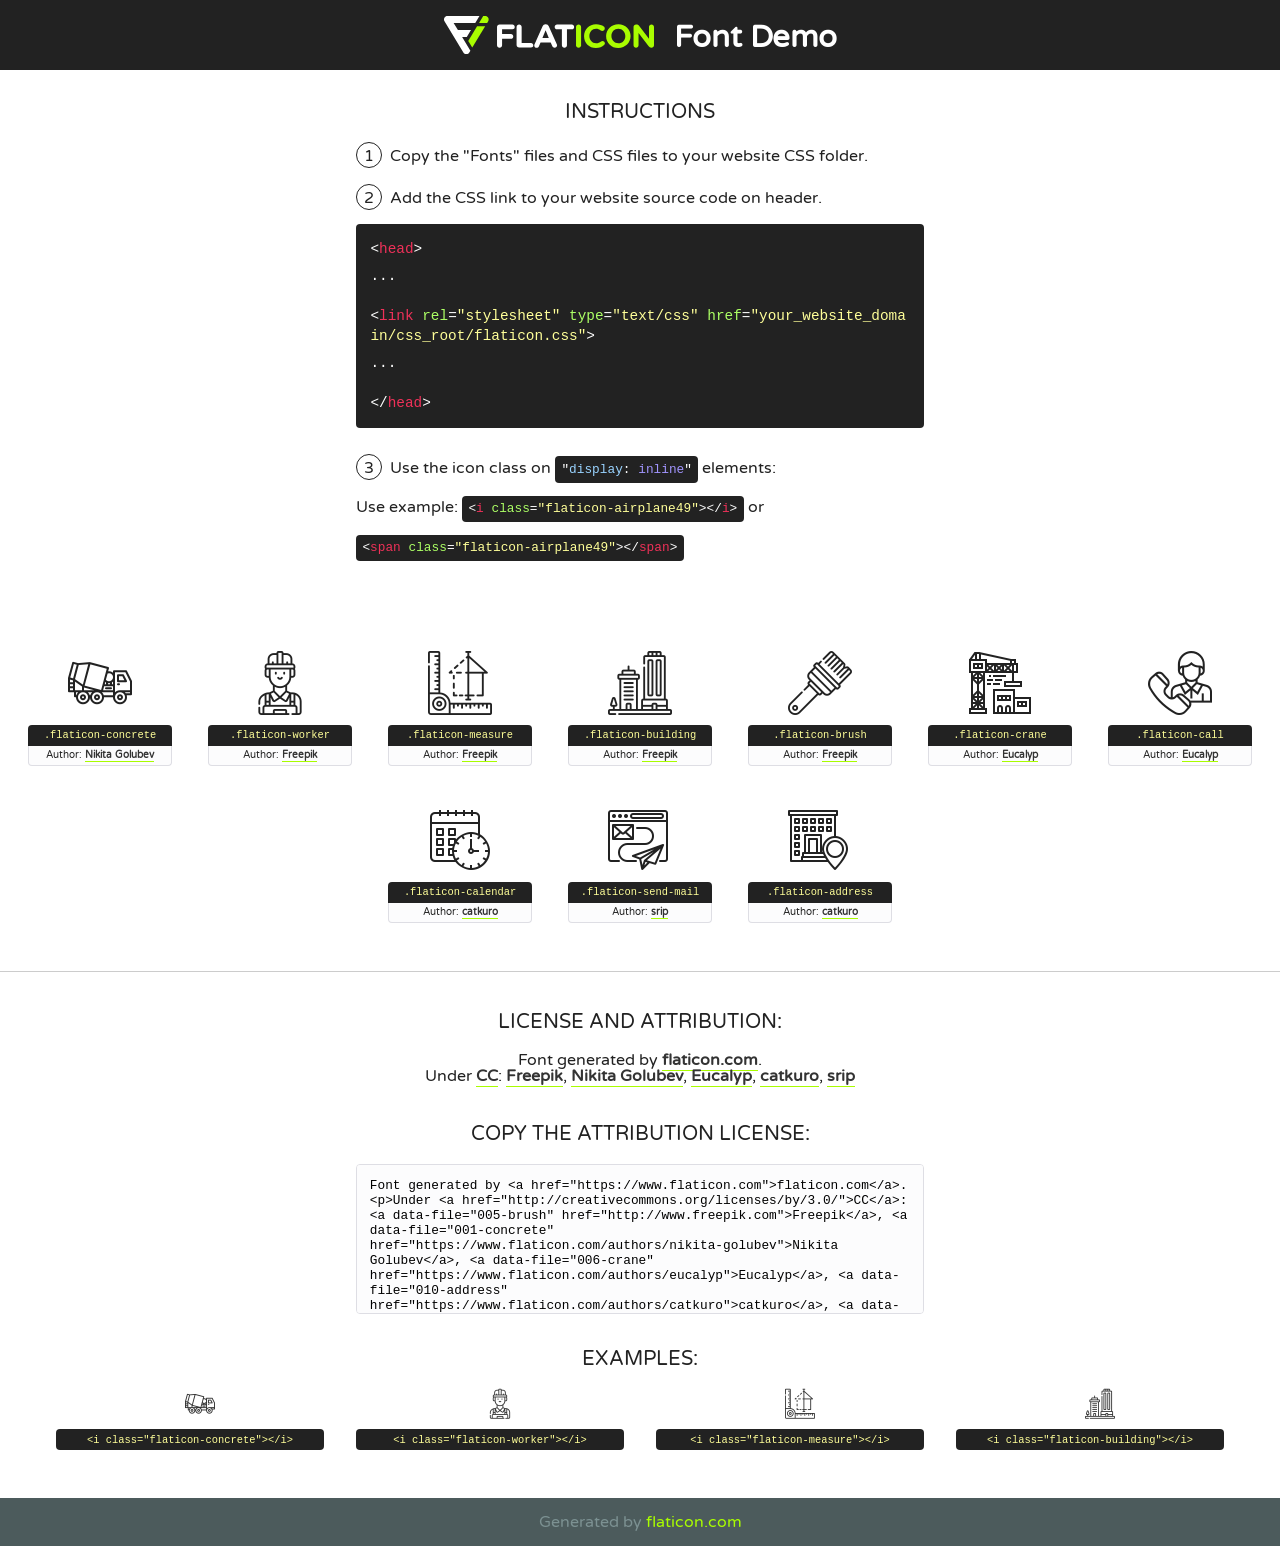
<file: lib/flaticon/font/flaticon.html>
<!DOCTYPE html>
<!--
  Flaticon icon font: Flaticon
  Creation date: 23/08/2020 07:24
-->
<html>
<!DOCTYPE html>
<html>

<head>
    <title>Flaticon WebFont</title>
    <link href="http://fonts.googleapis.com/css?family=Varela+Round" rel="stylesheet" type="text/css" />
    <link rel="stylesheet" type="text/css" href="flaticon.css">
    <meta charset="UTF-8">
    <style>
    html, body, div, span, applet, object, iframe,
    h1, h2, h3, h4, h5, h6, p, blockquote, pre,
    a, abbr, acronym, address, big, cite, code,
    del, dfn, em, img, ins, kbd, q, s, samp,
    small, strike, strong, sub, sup, tt, var,
    b, u, i, center,
    dl, dt, dd, ol, ul, li,
    fieldset, form, label, legend,
    table, caption, tbody, tfoot, thead, tr, th, td,
    article, aside, canvas, details, embed, 
    figure, figcaption, footer, header, hgroup, 
    menu, nav, output, ruby, section, summary,
    time, mark, audio, video {
        margin: 0;
        padding: 0;
        border: 0;
        font-size: 100%;
        font: inherit;
        vertical-align: baseline;
    }
    /* HTML5 display-role reset for older browsers */
    article, aside, details, figcaption, figure, 
    footer, header, hgroup, menu, nav, section {
        display: block;
    }
    body {
        line-height: 1;
    }
    ol, ul {
        list-style: none;
    }
    blockquote, q {
        quotes: none;
    }
    blockquote:before, blockquote:after,
    q:before, q:after {
        content: '';
        content: none;
    }
    table {
        border-collapse: collapse;
        border-spacing: 0;
    }
    body {
        font-family: 'Varela Round', Helvetica, Arial, sans-serif;
        font-size: 16px;
        color: #222;
    }
    a {
        color: #333;
        border-bottom: 1px solid #a9fd00;
        font-weight: bold;
        text-decoration: none;
    }
    * {
        -moz-box-sizing: border-box;
        -webkit-box-sizing: border-box;
        box-sizing: border-box;
        margin: 0;
        padding: 0;
    }
    [class^="flaticon-"]:before, [class*=" flaticon-"]:before, [class^="flaticon-"]:after, [class*=" flaticon-"]:after {
        font-family: Flaticon;
        font-size: 30px;
        font-style: normal;
        margin-left: 20px;
        color: #333;
    }
    .wrapper {
        max-width: 600px;
        margin: auto;
        padding: 0 1em;
    }
    .title {
        font-size: 1.25em;
        text-align: center;
        margin-bottom: 1em;
        text-transform: uppercase;
    }
    header {
        text-align: center;
        background-color: #222;
        color: #fff;
        padding: 1em;
    }
    header .logo {
        width: 210px;
        height: 38px;
        display: inline-block;
        vertical-align: middle;
        margin-right: 1em;
        border: none;
    }
    header strong {
        font-size: 1.95em;
        font-weight: bold;
        vertical-align: middle;
        margin-top: 5px;
        display: inline-block;
    }
    .demo {
        margin: 2em auto;
        line-height: 1.25em;
    }
    .demo ul li {
        margin-bottom: 1em;
    }
    .demo ul li .num {
        color: #222;
        border-radius: 20px;
        display: inline-block;
        width: 26px;
        padding: 3px;
        height: 26px;
        text-align: center;
        margin-right: 0.5em;
        border: 1px solid #222;
    }
    .demo ul li code {
        background-color: #222;
        border-radius: 4px;
        padding: 0.25em 0.5em;
        display: inline-block;
        color: #fff;
        font-family: Consolas,Monaco,Lucida Console,Liberation Mono,DejaVu Sans Mono,Bitstream Vera Sans Mono,Courier New, monospace;
        font-weight: lighter;
        margin-top: 1em;
        font-size: 0.8em;
        word-break: break-all;
    }
    .demo ul li code.big {
        padding: 1em;
        font-size: 0.9em;
    }
    .demo ul li code .red {
        color: #EF3159;
    }
    .demo ul li code .green {
        color: #ACFF65;
    }
    .demo ul li code .yellow {
        color: #FFFF99;
    }
    .demo ul li code .blue {
        color: #99D3FF;
    }
    .demo ul li code .purple {
        color: #A295FF;
    }
    .demo ul li code .dots {
        margin-top: 0.5em;
        display: block;
    }
    #glyphs {
        border-bottom: 1px solid #ccc;
        padding: 2em 0;
        text-align: center;
    }
    .glyph {
        display: inline-block;
        width: 9em;
        margin: 1em;
        text-align: center;
        vertical-align: top;
        background: #FFF;
    }
    .glyph .glyph-icon {
        padding: 10px;
        display: block;
        font-family:"Flaticon";
        font-size: 64px;
        line-height: 1;
    }
    .glyph .glyph-icon:before {
        font-size: 64px;
        color: #222;
        margin-left: 0;
    }
    .class-name {
        font-size: 0.65em;
        background-color: #222;
        color: #fff;
        border-radius: 4px 4px 0 0;
        padding: 0.5em;
        color: #FFFF99;
        font-family: Consolas,Monaco,Lucida Console,Liberation Mono,DejaVu Sans Mono,Bitstream Vera Sans Mono,Courier New, monospace;
    }
    .author-name {
        font-size: 0.6em;
        background-color: #fcfcfd;
        border: 1px solid #DEDEE4;
        border-top: 0;
        border-radius: 0 0 4px 4px;
        padding: 0.5em;
    }
    .class-name:last-child {
        font-size: 10px;
        color:#888;
    }
    .class-name:last-child a {
        font-size: 10px;
        color:#555;
    }
    .class-name:last-child a:hover {
        color:#a9fd00;
    }
    .glyph > input {
        display: block;
        width: 100px;
        margin: 5px auto;
        text-align: center;
        font-size: 12px;
        cursor: text;
    }
    .glyph > input.icon-input {
        font-family:"Flaticon";
        font-size: 16px;
        margin-bottom: 10px;
    }
    .attribution .title {
        margin-top: 2em;
    }
    .attribution textarea {
        background-color: #fcfcfd;
        padding: 1em;
        border: none;
        box-shadow: none;
        border: 1px solid #DEDEE4;
        border-radius: 4px;
        resize: none;
        width: 100%;
        height: 150px;
        font-size: 0.8em;
        font-family: Consolas,Monaco,Lucida Console,Liberation Mono,DejaVu Sans Mono,Bitstream Vera Sans Mono,Courier New, monospace;
        -webkit-appearance: none;
    }
    .iconsuse {
        margin: 2em auto;
        text-align: center;
        max-width: 1200px;
    }
    .iconsuse:after {
        content: '';
        display: table;
        clear: both;
    }
    .iconsuse .image {
        float: left;
        width: 25%;
        padding: 0 1em;
    }
    .iconsuse .image p {
        margin-bottom: 1em;
    }
    .iconsuse .image span {
        display: block;
        font-size: 0.65em;
        background-color: #222;
        color: #fff;
        border-radius: 4px;
        padding: 0.5em;
        color: #FFFF99;
        margin-top: 1em;
        font-family: Consolas,Monaco,Lucida Console,Liberation Mono,DejaVu Sans Mono,Bitstream Vera Sans Mono,Courier New, monospace;
    }
    #footer {
        text-align: center;
        background-color: #4C5B5C;
        color: #7c9192;
        padding: 1em;
    }
    #footer a {
        border: none;
        color: #a9fd00;
        font-weight: normal;
    }
    @media (max-width: 960px) {
        .iconsuse .image {
            width: 50%;
        }
    }
    @media (max-width: 560px) {
        .iconsuse .image {
            width: 100%;
        }
    }
    </style>
</head>

<body class="characters-off">

    <header>
        <a href="https://www.flaticon.com" target="_blank" class="logo">
            <svg version="1.1" xmlns="http://www.w3.org/2000/svg" xmlns:xlink="http://www.w3.org/1999/xlink" xmlns:a="http://ns.adobe.com/AdobeSVGViewerExtensions/3.0/" viewBox="0 0 560.875 102.036" enable-background="new 0 0 560.875 102.036" xml:space="preserve">
                <defs>
                </defs>
                <g>
                    <g class="letters">
                        <path fill="#ffffff" d="M141.596,29.675c0-3.777,2.985-6.767,6.764-6.767h34.438c3.426,0,6.15,2.728,6.15,6.15
                        c0,3.43-2.724,6.149-6.15,6.149h-27.674v13.091h23.719c3.429,0,6.151,2.724,6.151,6.15c0,3.43-2.723,6.149-6.151,6.149h-23.719
                        v17.574c0,3.773-2.986,6.761-6.764,6.761c-3.779,0-6.764-2.989-6.764-6.761V29.675z"></path>
                        <path fill="#ffffff" d="M193.844,29.149c0-3.781,2.985-6.767,6.764-6.767c3.776,0,6.763,2.985,6.763,6.767v42.957h25.039
                        c3.426,0,6.149,2.726,6.149,6.153c0,3.425-2.723,6.15-6.149,6.15h-31.802c-3.779,0-6.764-2.986-6.764-6.768V29.149z"></path>
                        <path fill="#ffffff" d="M241.891,75.71l21.438-48.407c1.492-3.341,4.215-5.357,7.906-5.357h0.792
                        c3.686,0,6.323,2.017,7.815,5.357l21.439,48.407c0.436,0.967,0.701,1.845,0.701,2.723c0,3.602-2.809,6.501-6.414,6.501
                        c-3.161,0-5.269-1.845-6.499-4.655l-4.132-9.661h-27.059l-4.301,10.102c-1.144,2.631-3.426,4.214-6.237,4.214
                        c-3.517,0-6.24-2.81-6.24-6.325C241.1,77.64,241.451,76.677,241.891,75.71z M279.932,58.666l-8.521-20.297l-8.526,20.297H279.932
                        z"></path>
                        <path fill="#ffffff" d="M314.864,35.387H301.86c-3.429,0-6.239-2.813-6.239-6.238c0-3.429,2.811-6.24,6.239-6.24h39.533
                        c3.426,0,6.237,2.811,6.237,6.24c0,3.425-2.811,6.238-6.237,6.238h-13.001v42.785c0,3.773-2.99,6.761-6.764,6.761
                        c-3.779,0-6.764-2.989-6.764-6.761V35.387z"></path>
                        <path fill="#A9FD00" d="M352.615,29.149c0-3.781,2.985-6.767,6.767-6.767c3.774,0,6.761,2.985,6.761,6.767v49.024
                        c0,3.773-2.987,6.761-6.761,6.761c-3.781,0-6.767-2.989-6.767-6.761V29.149z"></path>
                        <path fill="#A9FD00" d="M374.132,53.836v-0.179c0-17.481,13.178-31.801,32.065-31.801c9.22,0,15.459,2.458,20.557,6.238
                        c1.402,1.054,2.637,2.985,2.637,5.357c0,3.692-2.985,6.59-6.681,6.59c-1.845,0-3.071-0.702-4.044-1.319
                        c-3.776-2.813-7.729-4.393-12.562-4.393c-10.364,0-17.831,8.611-17.831,19.154v0.173c0,10.542,7.291,19.329,17.831,19.329
                        c5.715,0,9.492-1.756,13.359-4.834c1.049-0.874,2.458-1.491,4.039-1.491c3.429,0,6.325,2.813,6.325,6.236
                        c0,2.106-1.056,3.78-2.282,4.834c-5.539,4.834-12.036,7.733-21.878,7.733C387.572,85.464,374.132,71.493,374.132,53.836z"></path>
                        <path fill="#A9FD00" d="M433.009,53.836v-0.179c0-17.481,13.79-31.801,32.766-31.801c18.981,0,32.592,14.143,32.592,31.628v0.173
                        c0,17.483-13.785,31.807-32.769,31.807C446.625,85.464,433.009,71.32,433.009,53.836z M484.224,53.836v-0.179
                        c0-10.539-7.725-19.326-18.626-19.326c-10.893,0-18.449,8.611-18.449,19.154v0.173c0,10.542,7.73,19.329,18.626,19.329
                        C476.676,72.986,484.224,64.378,484.224,53.836z"></path>
                        <path fill="#A9FD00" d="M506.233,29.321c0-3.774,2.99-6.763,6.767-6.763h1.401c3.252,0,5.183,1.583,7.029,3.953l26.093,34.265
                        V29.059c0-3.692,2.99-6.677,6.681-6.677c3.683,0,6.671,2.985,6.671,6.677v48.934c0,3.78-2.987,6.765-6.764,6.765h-0.436
                        c-3.257,0-5.188-1.581-7.034-3.953l-27.056-35.492v32.944c0,3.687-2.985,6.676-6.678,6.676c-3.683,0-6.673-2.989-6.673-6.676
                        V29.321z"></path>
                    </g>
                    <g class="insignia">
                        <path fill="#ffffff" d="M48.372,56.137h12.517l11.156-18.537H37.186L25.688,18.539h57.825L94.668,0H9.271
                        C5.925,0,2.842,1.801,1.198,4.716c-1.644,2.907-1.593,6.482,0.134,9.343l50.38,83.501c1.678,2.781,4.689,4.476,7.938,4.476
                        c3.246,0,6.257-1.695,7.935-4.476l2.898-4.804L48.372,56.137z"></path>
                        <g class="i">
                            <path fill="#A9FD00" d="M93.575,18.539h0.031v0.004l21.652,0.004l2.705-4.488c1.727-2.861,1.778-6.436,0.133-9.343
                            C116.454,1.801,113.371,0,110.026,0h-5.294L93.575,18.539z"></path>
                            <polygon fill="#A9FD00" points="88.291,27.356 64.725,66.486 75.519,84.404 109.942,27.356"></polygon>
                        </g>
                    </g>
                </g>
            </svg>
        </a>
        <strong>Font Demo</strong>
    </header>


    <section class="demo wrapper">

        <p class="title">Instructions</p>

        <ul>
            <li>
                <span class="num">1</span>Copy the "Fonts" files and CSS files to your website CSS folder.
            </li>
            <li>
                <span class="num">2</span>Add the CSS link to your website source code on header.
                <code class="big">
                    &lt;<span class="red">head</span>&gt;
                    <br/><span class="dots">...</span>
                    <br/>&lt;<span class="red">link</span> <span class="green">rel</span>=<span class="yellow">"stylesheet"</span> <span class="green">type</span>=<span class="yellow">"text/css"</span> <span class="green">href</span>=<span class="yellow">"your_website_domain/css_root/flaticon.css"</span>&gt;
                    <br/><span class="dots">...</span>
                    <br/>&lt;/<span class="red">head</span>&gt;
                </code>
            </li>

            <li>
                <p>
                    <span class="num">3</span>Use the icon class on <code>"<span class="blue">display</span>:<span class="purple"> inline</span>"</code> elements:
                    <br />
                    Use example: <code>&lt;<span class="red">i</span> <span class="green">class</span>=<span class="yellow">&quot;flaticon-airplane49&quot;</span>&gt;&lt;/<span class="red">i</span>&gt;</code> or <code>&lt;<span class="red">span</span> <span class="green">class</span>=<span class="yellow">&quot;flaticon-airplane49&quot;</span>&gt;&lt;/<span class="red">span</span>&gt;</code>
            </li>
        </ul>

    </section>




   <section id="glyphs">          
    
      
        <div class="glyph"><div class="glyph-icon flaticon-concrete"></div>
            <div class="class-name">.flaticon-concrete</div>
            <div class="author-name">Author: <a data-file="001-concrete" href="https://www.flaticon.com/authors/nikita-golubev">Nikita Golubev</a> </div> 
        </div>        
        
        <div class="glyph"><div class="glyph-icon flaticon-worker"></div>
            <div class="class-name">.flaticon-worker</div>
            <div class="author-name">Author: <a data-file="002-worker" href="http://www.freepik.com">Freepik</a> </div> 
        </div>        
        
        <div class="glyph"><div class="glyph-icon flaticon-measure"></div>
            <div class="class-name">.flaticon-measure</div>
            <div class="author-name">Author: <a data-file="003-measure" href="http://www.freepik.com">Freepik</a> </div> 
        </div>        
        
        <div class="glyph"><div class="glyph-icon flaticon-building"></div>
            <div class="class-name">.flaticon-building</div>
            <div class="author-name">Author: <a data-file="004-building" href="http://www.freepik.com">Freepik</a> </div> 
        </div>        
        
        <div class="glyph"><div class="glyph-icon flaticon-brush"></div>
            <div class="class-name">.flaticon-brush</div>
            <div class="author-name">Author: <a data-file="005-brush" href="http://www.freepik.com">Freepik</a> </div> 
        </div>        
        
        <div class="glyph"><div class="glyph-icon flaticon-crane"></div>
            <div class="class-name">.flaticon-crane</div>
            <div class="author-name">Author: <a data-file="006-crane" href="https://www.flaticon.com/authors/eucalyp">Eucalyp</a> </div> 
        </div>        
        
        <div class="glyph"><div class="glyph-icon flaticon-call"></div>
            <div class="class-name">.flaticon-call</div>
            <div class="author-name">Author: <a data-file="007-call" href="https://www.flaticon.com/authors/eucalyp">Eucalyp</a> </div> 
        </div>        
        
        <div class="glyph"><div class="glyph-icon flaticon-calendar"></div>
            <div class="class-name">.flaticon-calendar</div>
            <div class="author-name">Author: <a data-file="008-calendar" href="https://www.flaticon.com/authors/catkuro">catkuro</a> </div> 
        </div>        
        
        <div class="glyph"><div class="glyph-icon flaticon-send-mail"></div>
            <div class="class-name">.flaticon-send-mail</div>
            <div class="author-name">Author: <a data-file="009-send-mail" href="https://www.flaticon.com/authors/srip">srip</a> </div> 
        </div>        
        
        <div class="glyph"><div class="glyph-icon flaticon-address"></div>
            <div class="class-name">.flaticon-address</div>
            <div class="author-name">Author: <a data-file="010-address" href="https://www.flaticon.com/authors/catkuro">catkuro</a> </div> 
        </div>        
        

    </section>



    <section class="attribution wrapper"   style="text-align:center;">

      <div class="title">License and attribution:</div><div class="attrDiv">Font generated by <a href="https://www.flaticon.com">flaticon.com</a>. <div><p>Under <a href="http://creativecommons.org/licenses/by/3.0/">CC</a>: <a data-file="005-brush" href="http://www.freepik.com">Freepik</a>, <a data-file="001-concrete" href="https://www.flaticon.com/authors/nikita-golubev">Nikita Golubev</a>, <a data-file="006-crane" href="https://www.flaticon.com/authors/eucalyp">Eucalyp</a>, <a data-file="010-address" href="https://www.flaticon.com/authors/catkuro">catkuro</a>, <a data-file="009-send-mail" href="https://www.flaticon.com/authors/srip">srip</a></p>  </div>
      </div>
      <div class="title">Copy the Attribution License:</div>

    <textarea onclick="this.focus();this.select();">Font generated by &lt;a href=&quot;https://www.flaticon.com&quot;&gt;flaticon.com&lt;/a&gt;. <p>Under <a href="http://creativecommons.org/licenses/by/3.0/">CC</a>: <a data-file="005-brush" href="http://www.freepik.com">Freepik</a>, <a data-file="001-concrete" href="https://www.flaticon.com/authors/nikita-golubev">Nikita Golubev</a>, <a data-file="006-crane" href="https://www.flaticon.com/authors/eucalyp">Eucalyp</a>, <a data-file="010-address" href="https://www.flaticon.com/authors/catkuro">catkuro</a>, <a data-file="009-send-mail" href="https://www.flaticon.com/authors/srip">srip</a></p>  
     </textarea>

    </section>

    <section class="iconsuse">

          <div class="title">Examples:</div>            
             
            <div class="image">
                <p>
                    <i class="glyph-icon flaticon-concrete"></i> 
                    <span>&lt;i class=&quot;flaticon-concrete&quot;&gt;&lt;/i&gt;</span>
                </p>
            </div>
            
            <div class="image">
                <p>
                    <i class="glyph-icon flaticon-worker"></i> 
                    <span>&lt;i class=&quot;flaticon-worker&quot;&gt;&lt;/i&gt;</span>
                </p>
            </div>
            
            <div class="image">
                <p>
                    <i class="glyph-icon flaticon-measure"></i> 
                    <span>&lt;i class=&quot;flaticon-measure&quot;&gt;&lt;/i&gt;</span>
                </p>
            </div>
            
            <div class="image">
                <p>
                    <i class="glyph-icon flaticon-building"></i> 
                    <span>&lt;i class=&quot;flaticon-building&quot;&gt;&lt;/i&gt;</span>
                </p>
            </div>
                       
        </div>
                            
    </section>

<div id="footer">
    <div>Generated by <a href="https://www.flaticon.com">flaticon.com</a>
    </div>
</div>



</body>
</html>
</file>
<file: lib/flaticon/font/flaticon.css>
/*
  	Flaticon icon font: Flaticon
  	Creation date: 23/08/2020 07:24
  	*/

@font-face {
  font-family: "Flaticon";
  src: url("./Flaticon.eot");
  src: url("./Flaticon.eot?#iefix") format("embedded-opentype"),
       url("./Flaticon.woff2") format("woff2"),
       url("./Flaticon.woff") format("woff"),
       url("./Flaticon.ttf") format("truetype"),
       url("./Flaticon.svg#Flaticon") format("svg");
  font-weight: normal;
  font-style: normal;
}

@media screen and (-webkit-min-device-pixel-ratio:0) {
  @font-face {
    font-family: "Flaticon";
    src: url("./Flaticon.svg#Flaticon") format("svg");
  }
}

[class^="flaticon-"]:before, [class*=" flaticon-"]:before,
[class^="flaticon-"]:after, [class*=" flaticon-"]:after {   
  font-family: Flaticon;
        font-size: 20px;
font-style: normal;
margin-left: 20px;
}

.flaticon-concrete:before { content: "\f100"; }
.flaticon-worker:before { content: "\f101"; }
.flaticon-measure:before { content: "\f102"; }
.flaticon-building:before { content: "\f103"; }
.flaticon-brush:before { content: "\f104"; }
.flaticon-crane:before { content: "\f105"; }
.flaticon-call:before { content: "\f106"; }
.flaticon-calendar:before { content: "\f107"; }
.flaticon-send-mail:before { content: "\f108"; }
.flaticon-address:before { content: "\f109"; }
</file>
<file: css/style.css>
/*******************************/
/********* General CSS *********/
/*******************************/
html {
    scroll-behavior: smooth;
}

body {
    color: #878787;
    background: #030f27;
    font-family: 'Poppins', sans-serif;
    font-weight: 400;
}

/* Replace all #3AAA35 (yellow) with #3AAA35 (green) */

h1,
h2, 
h3, 
h4,
h5, 
h6 {
    color: #555555;
}

a {
    color: #878787;
    transition: .3s;
}

a:hover,
a:active,
a:focus {
    color: #3AAA35;
    outline: none;
    text-decoration: none;
}

[id^="transaction-"],
[id^="installation-"],
[id^="gestion-projet"] {
    scroll-margin-top: 110px;
}

.btn:focus {
    box-shadow: none;
}

.wrapper {
    position: relative;
    width: 100%;
    max-width: 1366px;
    margin: 0 auto;
    background: #ffffff;
}

.back-to-top {
    position: fixed;
    display: none;
    background: #3AAA35;
    color: #121518;
    width: 44px;
    height: 44px;
    text-align: center;
    line-height: 1;
    font-size: 22px;
    right: 15px;
    bottom: 15px;
    transition: background 0.5s;
    z-index: 9;
}

.back-to-top:hover {
    color: #3AAA35;
    background: #121518;
}

.back-to-top i {
    padding-top: 10px;
}

.btn {
    transition: .3s;
}


/**********************************/
/********** Top Bar CSS ***********/
/**********************************/
.top-bar {
    position: relative;
    height: 90px;
    background: #FFFFFF;
}

.top-bar .logo {
    padding: 15px 0;
    text-align: left;
    overflow: hidden;
}

.top-bar .logo a {
    display: flex;
    align-items: center;
    gap: 15px;
}

.top-bar .logo .site-logo {
    max-height: 60px;
    width: auto;
    display: block;
}

.top-bar .logo h1 {
    color: #555556;
    font-size: 40px;
    line-height: 60px;
    font-weight: 700;
}

.top-bar .logo img {
    max-width: 100%;
    max-height: 60px;
}

.top-bar .top-bar-item {
    display: flex;
    align-items: center;
    justify-content: flex-end;
}

.top-bar .top-bar-icon {
    width: 40px;
    display: flex;
    align-items: center;
    justify-content: center;
}

.top-bar .top-bar-icon [class^="flaticon-"]::before {
    margin: 0;
    color: #555556;
    font-size: 40px;
}

.top-bar .top-bar-text {
    padding-left: 15px;
}

.top-bar .top-bar-text h3 {
    margin: 0 0 5px 0;
    color: #555556;
    font-size: 16px;
    font-weight: 400;
}

.top-bar .top-bar-text p {
    margin: 0;
    color: #555556;
    font-size: 13px;
    font-weight: 400;
}

@media (min-width: 992px) {
    .top-bar {
        padding: 0 60px;
    }
}

@media (max-width: 991.98px) {
    .top-bar .logo {
        text-align: center;
    }

    .top-bar .logo a {
        justify-content: center;
        gap: 10px;
    }

    .top-bar .logo .site-logo {
        max-height: 45px;
    }

    .top-bar .logo h1 {
        font-size: 28px;
        line-height: 40px;
    }
}

@media (max-width: 767.98px) {
    .top-bar .logo .site-logo {
        max-height: 50px;
    }

    .top-bar .logo h1 {
        font-size: 30px;
        line-height: 42px;
    }
}

@media (max-width: 575.98px) {
    .top-bar {
        height: auto;
        padding: 10px 0;
    }

    .top-bar .logo a {
        gap: 8px;
    }

    .top-bar .logo .site-logo {
        max-height: 44px;
    }

    .top-bar .logo h1 {
        font-size: 24px;
        line-height: 36px;
        letter-spacing: 0;
        margin: 0;
    }

    .top-bar .top-bar-item {
        justify-content: center;
    }
}




/**********************************/
/*********** Nav Bar CSS **********/
/**********************************/
.nav-bar {
    position: relative;
    background: #3AAA35;
    transition: .3s;
}

.nav-bar .container-fluid {
    padding: 0;
}

.nav-bar.nav-sticky {
    position: fixed;
    top: 0;
    width: 100%;
    max-width: 1366px;
    box-shadow: 0 2px 5px rgba(0, 0, 0, .3);
    z-index: 999;
}

.nav-bar .navbar {
    height: 100%;
    background: #555555 !important;
}

.navbar-dark .navbar-nav .nav-link,
.navbar-dark .navbar-nav .nav-link:focus,
.navbar-dark .navbar-nav .nav-link:hover,
.navbar-dark .navbar-nav .nav-link.active {
    padding: 10px 10px 8px 10px;
    color: #ffffff;
}

.navbar-dark .navbar-nav .nav-link:hover,
.navbar-dark .navbar-nav .nav-link.active {
    color: #3AAA35;
    transition: none;
}

.nav-bar .dropdown-menu {
    margin-top: 0;
    border: 0;
    border-radius: 0;
    background: #f8f9fa;
}

/* Dropdown Service items hover */
.nav-bar .dropdown-menu .dropdown-item {
    color: #000000;
}

.nav-bar .dropdown-menu .dropdown-item:hover,
.nav-bar .dropdown-menu .dropdown-item:focus {
    color: #000000;
    background: #3AAA35;
}


.nav-bar .btn {
    color: #ffffff;
    border: 2px solid #ffffff;
    border-radius: 0;
}

.nav-bar .btn:hover {
    color: #555556;
    background: #3AAA35;
    border-color: #3AAA35;
}

@media (min-width: 992px) {
    .nav-bar {
        padding: 0 75px;
    }
    
    .nav-bar.nav-sticky {
        padding: 0;
    }
    
    .nav-bar .navbar {
        padding: 20px;
    }
    
    .nav-bar .navbar-brand {
        display: none;
    }
    
    .nav-bar a.nav-link {
        padding: 8px 15px;
        font-size: 15px;
        text-transform: uppercase;
    }
}

@media (max-width: 991.98px) {
    .nav-bar .navbar {
        padding: 15px;
    }
    
    .nav-bar a.nav-link {
        padding: 5px;
    }
    
    .nav-bar .dropdown-menu {
        box-shadow: none;
    }
    
    .nav-bar .btn {
        display: none;
    }
}


/*******************************/
/******** Carousel CSS *********/
/*******************************/
.carousel {
    position: relative;
    width: 100%;
    height: calc(100vh - 170px);
    min-height: 400px;
    margin: 0 auto;
    text-align: center;
    overflow: hidden;
}

.carousel .carousel-inner,
.carousel .carousel-item {
    position: relative;
    width: 100%;
    height: 100%;
}

.carousel .carousel-item img {
    width: 100%;
    height: 100%;
    object-fit: cover;
}

.carousel .carousel-item::after {
    position: absolute;
    content: "";
    width: 100%;
    height: 100%;
    top: 0;
    left: 0;
    background: rgba(0, 0, 0, .3);
    z-index: 1;
}

.carousel .carousel-caption {
    position: absolute;
    top: 0;
    bottom: 0;
    display: flex;
    align-items: center;
    justify-content: center;
    flex-direction: column;
    height: calc(100vh - 170px);
    min-height: 400px;
}

.carousel .carousel-caption p {
    color: #ffffff;
    font-size: 30px;
    margin-bottom: 15px;
    letter-spacing: 1px;
}

.carousel .carousel-caption h1 {
    color: #ffffff;
    font-size: 60px;
    font-weight: 700;
    margin-bottom: 35px;
}

/* Index hover: garder le texte blanc dans le carousel */
.carousel .carousel-caption p,
.carousel .carousel-caption h2,
.carousel .carousel-caption h1 {
    color: #ffffff;
}


.carousel .carousel-caption .btn {
    padding: 15px 35px;
    font-size: 18px;
    font-weight: 500;
    letter-spacing: 1px;
    text-transform: uppercase;
    color: #ffffff;
    background: transparent;
    border: 2px solid #ffffff;
    border-radius: 0;
    transition: .3s;
}

.carousel .carousel-caption .btn:hover {
    color: #555556;
    background: #3AAA35;
    border-color: #3AAA35;
}

@media (max-width: 767.98px) {
    .carousel .carousel-caption h1 {
        font-size: 40px;
        font-weight: 700;
    }
    
    .carousel .carousel-caption p {
        font-size: 20px;
    }
    
    .carousel .carousel-caption .btn {
        padding: 12px 30px;
        font-size: 18px;
        font-weight: 500;
        letter-spacing: 0;
    }
}

@media (max-width: 575.98px) {
    .carousel .carousel-caption h1 {
        font-size: 30px;
        font-weight: 500;
    }
    
    .carousel .carousel-caption p {
        font-size: 16px;
    }
    
    .carousel .carousel-caption .btn {
        padding: 10px 25px;
        font-size: 16px;
        font-weight: 400;
        letter-spacing: 0;
    }
}

.carousel .animated {
    -webkit-animation-duration: 1.5s;
    animation-duration: 1.5s;
}


/*******************************/
/******* Page Header CSS *******/
/*******************************/
.page-header {
    position: relative;
    margin-bottom: 45px;
    padding: 90px 0;
    text-align: center;
    background: #3AAA35;
}

.page-header h2 {
    position: relative;
    color: #555555;  /* si jamais ont veut du texte noir #030f27 */
    font-size: 60px;
    font-weight: 700;
    margin-bottom: 20px;
    padding-bottom: 5px;
}

.page-header h2::after {
    position: absolute;
    content: "";
    width: 100px;
    height: 2px;
    left: calc(50% - 50px);
    bottom: 0;
    background: #555556;
}

.page-header a {
    position: relative;
    padding: 0 12px;
    font-size: 22px;
    color: #555556;
}

.page-header a:hover {
    color: #ffffff;
}

.page-header a::after {
    position: absolute;
    content: "/";
    width: 8px;
    height: 8px;
    top: -2px;
    right: -7px;
    text-align: center;
    color: #121518;
}

.page-header a:last-child::after {
    display: none;
}

@media (max-width: 991.98px) {
    .page-header {
        padding: 60px 0;
    }
    
    .page-header h2 {
        font-size: 45px;
    }
    
    .page-header a {
        font-size: 20px;
    }
}

@media (max-width: 767.98px) {
    .page-header {
        padding: 45px 0;
    }
    
    .page-header h2 {
        font-size: 35px;
    }
    
    .page-header a {
        font-size: 18px;
    }
}


/*******************************/
/******* Section Header ********/
/*******************************/
.section-header {
    position: relative;
    width: 100%;
    margin-bottom: 45px;
}

.section-header p {
    color: #3AAA35;
    font-size: 18px;
    font-weight: 600;
    margin-bottom: 5px;
}

.section-header h2 {
    margin: 0;
    position: relative;
    font-size: 50px;
    font-weight: 700;
}

@media (max-width: 767.98px) {
    .section-header h2 {
        font-size: 30px;
    }
}


/*******************************/
/********* Feature CSS *********/
/*******************************/
.feature {
    position: relative;
    margin-bottom: 45px;
}

.feature .col-md-12 {
    background: #555556;
}
    
.feature .col-md-12:nth-child(2n) {
    color: #555556;
    background: #3AAA35;
}

.feature .feature-item {
    min-height: 250px;
    padding: 30px;
    display: flex;
    align-items: center;
    justify-content: flex-start;
}

.feature .feature-icon {
    position: relative;
    width: 60px;
    display: flex;
    align-items: center;
    justify-content: center;
}

.feature .feature-icon::before {
    position: absolute;
    content: "";
    width: 80px;
    height: 80px;
    top: -20px;
    left: -10px;
    border: 2px dotted #ffffff;
    border-radius: 60px;
    z-index: 1;
}

.feature .feature-icon::after {
    position: absolute;
    content: "";
    width: 79px;
    height: 79px;
    top: -18px;
    left: -9px;
    background: #555556;
    border-radius: 60px;
    z-index: 2;
}

.feature .col-md-12:nth-child(2n) .feature-icon::after {
    background: #3AAA35;
}

.feature .feature-icon [class^="flaticon-"]::before {
    position: relative;
    margin: 0;
    color: #3AAA35;
    font-size: 60px;
    line-height: 60px;
    z-index: 3;
}

.feature .feature-text {
    padding-left: 30px;
}

.feature .feature-text h3 {
    margin: 0 0 10px 0;
    color: #3AAA35;
    font-size: 25px;
    font-weight: 600;
}

.feature .feature-text p {
    margin: 0;
    color: #3AAA35;
    font-size: 18px;
    font-weight: 400;
}

.feature .col-md-12:nth-child(2n) [class^="flaticon-"]::before,
.feature .col-md-12:nth-child(2n) h3,
.feature .col-md-12:nth-child(2n) p {
    color: #555556;
}


/*******************************/
/********** About CSS **********/
/*******************************/
.about {
    position: relative;
    width: 100%;
    padding: 45px 0;
}

.about .section-header {
    margin-bottom: 30px;
}

.about .about-img {
    position: relative;
    height: 100%;
}

.about .about-img img {
    width: 100%;
    height: 100%;
    object-fit: cover;
}

.about .about-text p {
    font-size: 16px;
}

.about .about-text a.btn {
    position: relative;
    margin-top: 15px;
    padding: 15px 35px;
    font-size: 16px;
    font-weight: 500;
    letter-spacing: 1px;
    color: #555556;
    border-radius: 0;
    background: #3AAA35;
    transition: .3s;
}

.about .about-text a.btn:hover {
    color: #3AAA35;
    background: #555556;
}

@media (max-width: 767.98px) {
    .about .about-img {
        margin-bottom: 30px;
        height: auto;
    }
}


/*******************************/
/********** Fact CSS ***********/
/*******************************/
.fact {
    position: relative;
    width: 100%;
    padding: 45px 0;
}

.fact .col-6 {
    display: flex;
    align-items: flex-start;
}

.fact .fact-icon {
    position: relative;
    margin: 7px 15px 0 15px;
    width: 60px;
    display: flex;
    align-items: center;
    justify-content: center;
}

.fact .fact-icon [class^="flaticon-"]::before {
    margin: 0;
    font-size: 60px;
    line-height: 60px;
    background-image: linear-gradient(#ffffff, #3AAA35);
    -webkit-background-clip: text;
    -webkit-text-fill-color: transparent;
}

.fact .fact-right .fact-icon [class^="flaticon-"]::before {
    background-image: linear-gradient(#ffffff, #555556);
}

.fact .fact-left,
.fact .fact-right {
    padding-top: 60px;
    padding-bottom: 60px;
}

.fact .fact-text h2 {
    font-size: 35px;
    font-weight: 700;
}

.fact .fact-text p {
    margin: 0;
    font-size: 16px;
    font-weight: 600;
    text-transform: uppercase;
}

.fact .fact-left {
    color: #3AAA35;
    background: #555556;
}

.fact .fact-right {
    color: #555556;
    background: #3AAA35;
}

.fact .fact-left h2 {
    color: #3AAA35;
}


/*******************************/
/********* Service CSS *********/
/*******************************/
.service {
    position: relative;
    width: 100%;
    padding: 45px 0 15px 0;
}

.service .service-item {
    position: relative;
    width: 100%;
    text-align: center;
    margin-bottom: 30px;
}

.service .service-img {
    position: relative;
    overflow: hidden;
}

.service .service-img img {
    width: 100%;
}

.service .service-overlay {
    display: none;
}

.service .service-img {
    position: relative;
}

.service .service-text {
    display: flex;
    flex-direction: column;
    align-items: flex-start;
    min-height: 120px;
    background: #555556;
    overflow: hidden;
    padding: 15px 15px 15px 25px;
}


.service .service-text h3 {
    margin: 0 0 8px 0;
    font-size: 18px;
    font-weight: 700;
    color: #3AAA35;
}

.service .service-text p {
    margin: 0 0 10px 0;
    font-size: 14px;
    color: #ffffff;
    line-height: 1.5;
}

.service .service-item a.btn {
    width: 60px;
    height: 60px;
    padding: 3px 0 0 3px;
    display: flex;
    align-items: center;
    justify-content: center;
    font-size: 60px;
    line-height: 60px;
    font-weight: 100;
    color: #555556;
    background: #3AAA35;
    border-radius: 0;
    transition: .3s;
}

.service .service-item:hover a.btn {
    color: #ffffff;
}



/*******************************/
/********** Video CSS **********/
/*******************************/
.video {
    position: relative;
    margin: 45px 0;
    height: 100%;
    min-height: 500px;
    background: linear-gradient(rgba(3, 15, 39, .9), rgba(3, 15, 39, .9)), url(../img/carousel-1.jpg);
    background-attachment: fixed;
    background-position: center;
    background-repeat: no-repeat;
    background-size: cover;
}

.video .btn-play {
    position: absolute;
    z-index: 1;
    top: 50%;
    left: 50%;
    transform: translateX(-50%) translateY(-50%);
    box-sizing: content-box;
    display: block;
    width: 32px;
    height: 44px;
    border-radius: 50%;
    border: none;
    outline: none;
    padding: 18px 20px 18px 28px;
}

.video .btn-play:before {
    content: "";
    position: absolute;
    z-index: 0;
    left: 50%;
    top: 50%;
    transform: translateX(-50%) translateY(-50%);
    display: block;
    width: 100px;
    height: 100px;
    background: #3AAA35;
    border-radius: 50%;
    animation: pulse-border 1500ms ease-out infinite;
}

.video .btn-play:after {
    content: "";
    position: absolute;
    z-index: 1;
    left: 50%;
    top: 50%;
    transform: translateX(-50%) translateY(-50%);
    display: block;
    width: 100px;
    height: 100px;
    background: #3AAA35;
    border-radius: 50%;
    transition: all 200ms;
}

.video .btn-play:hover:after {
    background-color: darken(#3AAA35, 10%);
}

.video .btn-play img {
    position: relative;
    z-index: 3;
    max-width: 100%;
    width: auto;
    height: auto;
}

.video .btn-play span {
    display: block;
    position: relative;
    z-index: 3;
    width: 0;
    height: 0;
    border-left: 32px solid #555556;
    border-top: 22px solid transparent;
    border-bottom: 22px solid transparent;
}

@keyframes pulse-border {
  0% {
    transform: translateX(-50%) translateY(-50%) translateZ(0) scale(1);
    opacity: 1;
  }
  100% {
    transform: translateX(-50%) translateY(-50%) translateZ(0) scale(1.5);
    opacity: 0;
  }
}

#videoModal .modal-dialog {
    position: relative;
    max-width: 800px;
    margin: 60px auto 0 auto;
}

#videoModal .modal-body {
    position: relative;
    padding: 0px;
}

#videoModal .close {
    position: absolute;
    width: 30px;
    height: 30px;
    right: 0px;
    top: -30px;
    z-index: 999;
    font-size: 30px;
    font-weight: normal;
    color: #ffffff;
    background: #000000;
    opacity: 1;
}


/*******************************/
/*********** Team CSS **********/
/*******************************/
.team {
    position: relative;
    width: 100%;
    padding: 45px 0 15px 0;
}

.team .team-item {
    position: relative;
    margin-bottom: 30px;
    overflow: hidden;
}

.team .team-img {
    position: relative;
}

.team .team-img img {
    width: 100%;
}

.team .team-text {
    position: relative;
    padding: 25px 15px;
    text-align: center;
    background: #555556;
    transition: .5s;
}

.team .team-text h2 {
    font-size: 20px;
    font-weight: 600;
    color: #3AAA35;
    transition: .5s;
}

.team .team-text p {
    margin: 0;
    color: #ffffff;
}

.team .team-item:hover .team-text {
    background: #3AAA35;
}

.team .team-item:hover .team-text h2 {
    color: #555556;
    letter-spacing: 1px;
}

.team .team-social {
    position: absolute;
    width: 100px;
    top: 0;
    left: -50px;
    display: flex;
    flex-direction: column;
    font-size: 0;
}

.team .team-social a {
    position: relative;
    left: 0;
    width: 50px;
    height: 50px;
    display: flex;
    align-items: center;
    justify-content: center;
    font-size: 18px;
    color: #ffffff;
}

.team .team-item:hover .team-social a:first-child {
    background: #00acee;
    left: 50px;
    transition: .3s 0s;
}

.team .team-item:hover .team-social a:nth-child(2) {
    background: #3b5998;
    left: 50px;
    transition: .3s .1s;
}

.team .team-item:hover .team-social a:nth-child(3) {
    background: #0e76a8;
    left: 50px;
    transition: .3s .2s;
}

.team .team-item:hover .team-social a:nth-child(4) {
    background: #3f729b;
    left: 50px;
    transition: .3s .3s;
}


/*******************************/
/*********** FAQs CSS **********/
/*******************************/
.faqs {
    position: relative;
    width: 100%;
    padding: 45px 0;
}

.faqs .row {
    position: relative;
}

.faqs .row::after {
    position: absolute;
    content: "";
    width: 1px;
    height: 100%;
    top: 0;
    left: calc(50% - .5px);
    background: #3AAA35;
}

.faqs #accordion-1 {
    padding-right: 15px;
}

.faqs #accordion-2 {
    padding-left: 15px;
}

@media(max-width: 767.98px) {
    .faqs .row::after {
        display: none;
    }
    
    .faqs #accordion-1,
    .faqs #accordion-2 {
        padding: 0;
    }
    
    .faqs #accordion-2 {
        padding-top: 15px;
    }
}

.faqs .card {
    margin-bottom: 15px;
    border: none;
    border-radius: 0;
}

.faqs .card:last-child {
    margin-bottom: 0;
}

.faqs .card-header {
    padding: 0;
    border: none;
    background: #ffffff;
}

.faqs .card-header a {
    display: block;
    padding: 10px 25px;
    width: 100%;
    color: #121518;
    font-size: 16px;
    line-height: 40px;
    border: 1px solid rgba(0, 0, 0, .1);
    transition: .5s;
}

.faqs .card-header [data-toggle="collapse"][aria-expanded="true"] {
    background: #3AAA35;
}

.faqs .card-header [data-toggle="collapse"]:after {
    font-family: 'font Awesome 5 Free';
    content: "\f067";
    float: right;
    color: #3AAA35;
    font-size: 12px;
    font-weight: 900;
    transition: .5s;
}

.faqs .card-header [data-toggle="collapse"][aria-expanded="true"]:after {
    font-family: 'font Awesome 5 Free';
    content: "\f068";
    float: right;
    color: #555556;
    font-size: 12px;
    font-weight: 900;
    transition: .5s;
}

.faqs .card-body {
    padding: 20px 25px;
    font-size: 16px;
    background: #555556;
    border: 1px solid rgba(0, 0, 0, .1);
    border-top: none;
}

.faqs .btn-faq-more {
    padding: 12px 25px;
    font-size: 16px;
    font-weight: 600;
    background: #3AAA35;
    color: #555556;
    border: none;
    border-radius: 0;
}

.faqs .btn-faq-more:hover {
    color: #3AAA35;
    background: #555556;
}


/*******************************/
/******* Testimonial CSS *******/
/*******************************/
.testimonial {
    position: relative;
    margin: 45px 0;
    padding: 90px 0;
    text-align: center;
    background: linear-gradient(rgba(3, 15, 39, .9), rgba(3, 15, 39, .9)), url(../img/carousel-1.jpg);
    background-attachment: fixed;
    background-position: center;
    background-repeat: no-repeat;
    background-size: cover;
}

.testimonial .container {
    max-width: 760px;
}

.about-page .testimonial {
    padding-bottom: 90px;
}

.testimonial .testimonial-slider-nav {
    position: relative;
    width: 300px;
    margin: 0 auto;
}

.testimonial .testimonial-slider-nav .slick-slide {
    position: relative;
    opacity: 0;
    transition: .5s;
}

.testimonial .testimonial-slider-nav .slick-active {
    opacity: 1;
    transform: scale(1.3);
}

.testimonial .testimonial-slider-nav .slick-center {
    transform: scale(1.8);
    z-index: 1;
}

.testimonial .testimonial-slider-nav .slick-slide img {
    position: relative;
    display: block;
    margin-top: 37px;
    width: 100%;
    height: auto;
    border-radius: 100px;
}

.testimonial .testimonial-slider {
    position: relative;
    margin-top: 15px;
    padding-top: 50px;
}

.testimonial .testimonial-slider::before {
    position: absolute;
    content: "";
    width: 60px;
    height: 50px;
    top: 0;
    left: calc(50% - 30px);
    background: url(../img/quote.png) top center no-repeat;
}

.testimonial .testimonial-slider h3 {
    color: #3AAA35;
    font-size: 22px;
    font-weight: 700;
}

.testimonial .testimonial-slider h4 {
    font-size: 14px;
    font-weight: 300;
    color: #ffffff;
    font-style: italic;
    margin-bottom: 10px;
}

.testimonial .testimonial-slider p {
    color: #ffffff;
    font-size: 16px;
    font-weight: 300;
    margin: 0;
}


/*******************************/
/*********** Blog CSS **********/
/*******************************/
.blog {
    position: relative;
    width: 100%;
    padding: 45px 0 15px 0;
}

.blog .blog-item {
    position: relative;
    width: 100%;
    text-align: center;
    margin-bottom: 30px;
}

.blog .blog-img {
    position: relative;
    overflow: hidden;
}

.blog .blog-img img {
    width: 100%;
}

.blog .blog-title {
    display: flex;
    align-items: center;
    height: 60px;
    background: #555556;
    overflow: hidden;
    white-space: nowrap;
    text-overflow: ellipsis;
}

.blog .blog-title h3 {
    margin: 0;
    padding: 0 15px 0 25px;
    width: calc(100% - 60px);
    font-size: 18px;
    font-weight: 700;
    color: #3AAA35;
    text-align: left;
    overflow: hidden;
    white-space: nowrap;
    text-overflow: ellipsis;
}

.blog .blog-title a.btn {
    width: 60px;
    height: 60px;
    padding: 3px 0 0 3px;
    display: flex;
    align-items: center;
    justify-content: center;
    font-size: 60px;
    line-height: 60px;
    font-weight: 100;
    color: #555556;
    background: #3AAA35;
    border-radius: 0;
    transition: .3s;
}

.blog .blog-item:hover a.btn {
    color: #ffffff;
}

.blog .blog-meta {
    position: relative;
    padding: 25px 0 10px 0;
    background: #f3f6ff;
}

.blog .blog-meta::after {
    position: absolute;
    content: "";
    width: 100px;
    height: 1px;
    left: calc(50% - 50px);
    bottom: 0;
    background: #3AAA35;
}

.blog .blog-meta p {
    display: inline-block;
    margin: 0;
    padding: 0 3px;
    font-size: 14px;
    font-weight: 300;
    font-style: italic;
    color: #666666;
}

.blog .blog-meta p a {
    margin-left: 5px;
    font-style: normal;
}

.blog .blog-text {
    padding: 10px 25px 25px 25px;
    background: #f3f6ff;
}

.blog .blog-text p {
    margin: 0;
    font-size: 16px;
}

.blog .pagination .page-link {
    color: #555556;
    border-radius: 0;
    border-color: #3AAA35;
}

.blog .pagination .page-link:hover,
.blog .pagination .page-item.active .page-link {
    color: #3AAA35;
    background: #555556;
}

.blog .pagination .disabled .page-link {
    color: #999999;
}


/*******************************/
/******* Single Post CSS *******/
/*******************************/
.single {
    position: relative;
    padding: 45px 0;
}

.single .single-content {
    position: relative;
    margin-bottom: 30px;
    overflow: hidden;
}

.single .single-content img {
    margin-bottom: 20px;
    width: 100%;
}

.single .single-tags {
    margin: -5px -5px 41px -5px;
    font-size: 0;
}

.single .single-tags a {
    margin: 5px;
    display: inline-block;
    padding: 7px 15px;
    font-size: 14px;
    font-weight: 400;
    color: #666666;
    border: 1px solid #dddddd;
}

.single .single-tags a:hover {
    color: #3AAA35;
    background: #555556;
}

.single .single-bio {
    margin-bottom: 45px;
    padding: 30px;
    background: #f3f6ff;
    display: flex;
}

.single .single-bio-img {
    width: 100%;
    max-width: 100px;
}

.single .single-bio-img img {
    width: 100%;
}

.single .single-bio-text {
    padding-left: 30px;
}

.single .single-bio-text h3 {
    font-size: 20px;
    font-weight: 700;
}

.single .single-bio-text p {
    margin: 0;
}

.single .single-related {
    margin-bottom: 45px;
}

.single .single-related h2 {
    font-size: 30px;
    font-weight: 700;
    margin-bottom: 25px;
}

.single .related-slider {
    position: relative;
    margin: 0 -15px;
    width: calc(100% + 30px);
}

.single .related-slider .post-item {
    margin: 0 15px;
}

.single .post-item {
    display: flex;
    align-items: center;
    margin-bottom: 15px;
}

.single .post-item .post-img {
    width: 100%;
    max-width: 80px;
}

.single .post-item .post-img img {
    width: 100%;
}

.single .post-item .post-text {
    padding-left: 15px;
}

.single .post-item .post-text a {
    font-size: 16px;
    font-weight: 400;
}

.single .post-item .post-meta {
    display: flex;
    margin-top: 8px;
}

.single .post-item .post-meta p {
    display: inline-block;
    margin: 0;
    padding: 0 3px;
    font-size: 14px;
    font-weight: 300;
    font-style: italic;
}

.single .post-item .post-meta p a {
    margin-left: 5px;
    font-size: 14px;
    font-weight: 300;
    font-style: normal;
}

.single .related-slider .owl-nav {
    position: absolute;
    width: 90px;
    top: -55px;
    right: 15px;
    display: flex;
}

.single .related-slider .owl-nav .owl-prev,
.single .related-slider .owl-nav .owl-next {
    margin-left: 15px;
    width: 30px;
    height: 30px;
    display: flex;
    align-items: center;
    justify-content: center;
    color: #555556;
    background: #3AAA35;
    font-size: 16px;
    transition: .3s;
}

.single .related-slider .owl-nav .owl-prev:hover,
.single .related-slider .owl-nav .owl-next:hover {
    color: #3AAA35;
    background: #555556;
}

.single .single-comment {
    position: relative;
    margin-bottom: 45px;
}

.single .single-comment h2 {
    font-size: 30px;
    font-weight: 700;
    margin-bottom: 25px;
}

.single .comment-list {
    list-style: none;
    padding: 0;
}

.single .comment-child {
    list-style: none;
}

.single .comment-body {
    display: flex;
    margin-bottom: 30px;
}

.single .comment-img {
    width: 60px;
}

.single .comment-img img {
    width: 100%;
}

.single .comment-text {
    padding-left: 15px;
    width: calc(100% - 60px);
}

.single .comment-text h3 {
    font-size: 18px;
    font-weight: 600;
    margin-bottom: 3px;
}

.single .comment-text span {
    display: block;
    font-size: 14px;
    font-weight: 300;
    margin-bottom: 5px;
}

.single .comment-text .btn {
    padding: 3px 10px;
    font-size: 14px;
    color: #555556;
    background: #dddddd;
    border-radius: 0;
}

.single .comment-text .btn:hover {
    background: #3AAA35;
}

.single .comment-form {
    position: relative;
}

.single .comment-form h2 {
    font-size: 30px;
    font-weight: 700;
    margin-bottom: 25px;
}

.single .comment-form form {
    padding: 30px;
    background: #f3f6ff;
}

.single .comment-form form .form-group:last-child {
    margin: 0;
}

.single .comment-form input,
.single .comment-form textarea {
    border-radius: 0;
}

.single .comment-form .btn {
    padding: 15px 30px;
    color: #555556;
    background: #3AAA35;
}

.single .comment-form .btn:hover {
    color: #3AAA35;
    background: #555556;
}


/**********************************/
/*********** Sidebar CSS **********/
/**********************************/
.sidebar {
    position: relative;
    width: 100%;
}

@media(max-width: 991.98px) {
    .sidebar {
        margin-top: 45px;
    }
}

.sidebar .sidebar-widget {
    position: relative;
    margin-bottom: 45px;
}

.sidebar .sidebar-widget .widget-title {
    position: relative;
    margin-bottom: 30px;
    padding-bottom: 5px;
    font-size: 30px;
    font-weight: 700;
}

.sidebar .sidebar-widget .widget-title::after {
    position: absolute;
    content: "";
    width: 60px;
    height: 2px;
    bottom: 0;
    left: 0;
    background: #3AAA35;
}

.sidebar .sidebar-widget .search-widget {
    position: relative;
}

.sidebar .search-widget input {
    height: 50px;
    border: 1px solid #dddddd;
    border-radius: 0;
}

.sidebar .search-widget input:focus {
    box-shadow: none;
}

.sidebar .search-widget .btn {
    position: absolute;
    top: 6px;
    right: 15px;
    height: 40px;
    padding: 0;
    font-size: 25px;
    color: #3AAA35;
    background: none;
    border-radius: 0;
    border: none;
    transition: .3s;
}

.sidebar .search-widget .btn:hover {
    color: #555556;
}

.sidebar .sidebar-widget .recent-post {
    position: relative;
}

.sidebar .sidebar-widget .tab-post {
    position: relative;
}

.sidebar .tab-post .nav.nav-pills .nav-link {
    color: #3AAA35;
    background: #555556;
    border-radius: 0;
}

.sidebar .tab-post .nav.nav-pills .nav-link:hover,
.sidebar .tab-post .nav.nav-pills .nav-link.active {
    color: #555556;
    background: #3AAA35;
}

.sidebar .tab-post .tab-content {
    padding: 15px 0 0 0;
    background: transparent;
}

.sidebar .tab-post .tab-content .container {
    padding: 0;
}

.sidebar .sidebar-widget .category-widget {
    position: relative;
}

.sidebar .category-widget ul {
    margin: 0;
    padding: 0;
    list-style: none;
}

.sidebar .category-widget ul li {
    margin: 0 0 12px 22px; 
}

.sidebar .category-widget ul li:last-child {
    margin-bottom: 0; 
}

.sidebar .category-widget ul li a {
    display: inline-block;
    line-height: 23px;
}

.sidebar .category-widget ul li::before {
    position: absolute;
    content: '\f105';
    font-family: 'Font Awesome 5 Free';
    font-weight: 900;
    color: #3AAA35;
    left: 1px;
}

.sidebar .category-widget ul li span {
    display: inline-block;
    float: right;
}

.sidebar .sidebar-widget .tag-widget {
    position: relative;
    margin: -5px -5px;
}

.single .tag-widget a {
    margin: 5px;
    display: inline-block;
    padding: 7px 15px;
    font-size: 14px;
    font-weight: 400;
    color: #666666;
    border: 1px solid #dddddd;
}

.single .tag-widget a:hover {
    color: #3AAA35;
    background: #555556;
}

.sidebar .image-widget {
    display: block;
    width: 100%;
    overflow: hidden;
}

.sidebar .image-widget img {
    max-width: 100%;
    transition: .3s;
}

.sidebar .image-widget img:hover {
    transform: scale(1.1);
}


/*******************************/
/******** Portfolio CSS ********/
/*******************************/
.portfolio {
    position: relative;
    padding: 45px 0;
}

.portfolio #portfolio-flters {
    padding: 0;
    margin: -15px 0 25px 0;
    list-style: none;
    font-size: 0;
    text-align: center;
}

.portfolio #portfolio-flters li,
.portfolio .load-more .btn {
    cursor: pointer;
    display: inline-block;
    margin: 5px;
    padding: 8px 15px;
    color: #555556;
    font-size: 14px;
    font-weight: 500;
    text-transform: uppercase;
    border-radius: 0;
    background: #3AAA35;
    border: none;
    transition: .3s;
}

.portfolio #portfolio-flters li:hover,
.portfolio #portfolio-flters li.filter-active {
    background: #555556;
    color: #3AAA35;
}

.portfolio .load-more {
    text-align: center;
}

.portfolio .load-more .btn {
    padding: 15px 35px;
    font-size: 16px;
    transition: .3s;
}

.portfolio .load-more .btn:hover {
    color: #3AAA35;
    background: #555556;
}

.portfolio .portfolio-warp {
    position: relative;
    width: 100%;
    text-align: center;
    margin-bottom: 30px;
}

.portfolio .portfolio-img {
    position: relative;
    overflow: hidden;
}

.portfolio .portfolio-img img {
    width: 100%;
    transition: .3s;
}

.portfolio .portfolio-item:hover img {
    transform: scale(1.1);
}

.portfolio .portfolio-overlay {
    position: absolute;
    width: 100%;
    height: 100%;
    top: 0;
    left: 0;
    padding: 30px;
    display: flex;
    align-items: center;
    justify-content: center;
    background: rgba(3, 15, 39, .7);
    transition: .5s;
    opacity: 0;
}

.portfolio .portfolio-warp:hover .portfolio-overlay {
    opacity: 1;
}

.portfolio .portfolio-overlay p {
    margin: 0;
    color: #ffffff;
}

.portfolio .portfolio-text {
    display: flex;
    align-items: center;
    height: 60px;
    background: #555556;
    overflow: hidden;
    white-space: nowrap;
    text-overflow: ellipsis;
}

.portfolio .portfolio-text h3 {
    margin: 0;
    padding: 0 15px 0 25px;
    width: calc(100% - 60px);
    font-size: 20px;
    font-weight: 700;
    color: #3AAA35;
    text-align: center;
    overflow: hidden;
    white-space: nowrap;
    text-overflow: ellipsis;
}

.portfolio .portfolio-warp a.btn {
    width: 60px;
    height: 60px;
    padding: 3px 0 0 3px;
    display: flex;
    align-items: center;
    justify-content: center;
    font-size: 60px;
    line-height: 60px;
    font-weight: 100;
    color: #555556;
    background: #ffffff;
    border-radius: 0;
    transition: .3s;
}

.portfolio .portfolio-warp:hover a.btn {
    color: #ffffff;
    background: #3AAA35;
}


/*******************************/
/********* Contact CSS *********/
/*******************************/
.contact {
    position: relative;
    width: 100%;
    padding: 45px 0;
}

.contact .col-md-6 {
    padding-top: 30px;
    padding-bottom: 30px;
}

.contact .col-md-6:first-child {
    background: #555556;
}

.contact .col-md-6:last-child {
    background: #3AAA35;
}

.contact .contact-info {
    position: relative;
    width: 100%;
    padding: 0 15px;
}

.contact .contact-item {
    position: relative;
    margin-bottom: 30px;
    padding: 30px;
    display: flex;
    align-items: flex-start;
    flex-direction: row;
    border: 1px solid rgba(256, 256, 256, .2);
}

.contact .contact-item [class^="flaticon-"]::before {
    margin: 0;
    color: #3AAA35;
    font-size: 40px;
}

.contact .contact-text {
    position: relative;
    width: auto;
    padding-left: 20px;
}

.contact .contact-text h2 {
    color: #3AAA35;
    font-size: 20px;
    font-weight: 600;
}

.contact .contact-text p {
    margin: 0;
    color: #ffffff;
    font-size: 16px;
}

.contact .contact-item:last-child {
    margin-bottom: 0;
}

.contact .contact-form {
    position: relative;
    padding: 0 15px;
}

.contact .contact-form input {
    color: #ffffff;
    height: 40px;
    border-radius: 0;
    border-width: 1px;
    border-color: rgba(256, 256, 256, .4);
    background: transparent;
}

.contact .contact-form textarea {
    color: #ffffff;
    height: 185px;
    border-radius: 0;
    border-width: 1px;
    border-color: rgba(256, 256, 256, .4);
    background: transparent;
}

.contact .contact-form input:focus,
.contact .contact-form textarea {
    box-shadow: none;
}

.contact .contact-form .form-control::placeholder {
  color: #ffffff;
  opacity: 1;
}

.contact .contact-form .form-control::-ms-input-placeholder {
  color: #ffffff;
}

.contact .contact-form .form-control::-ms-input-placeholder {
  color: #ffffff;
}

.contact .contact-form .btn {
    padding: 16px 30px;
    font-size: 16px;
    font-weight: 600;
    color: #3AAA35;
    background: #555556;
    border: none;
    border-radius: 0;
    transition: .3s;
}

.contact .contact-form .btn:hover {
    color: #555556;
    background: #ffffff;
}

.contact .help-block ul {
    margin: 0;
    padding: 0;
    list-style-type: none;
}


/*******************************/
/********* CSS **********/
/*******************************/
.footer {
    position: relative;
    margin-top: 45px;
    padding-top: 90px;
    background: #555556;
    color: #ffffff;
}

.footer .footer-contact,
.footer .footer-link,
.footer .newsletter {
    position: relative;
    margin-bottom: 45px;
}

.footer h2 {
    position: relative;
    margin-bottom: 20px;
    padding-bottom: 10px;
    font-size: 20px;
    font-weight: 600;
    color: #3AAA35;
}

.footer h2::after {
    position: absolute;
    content: "";
    width: 60px;
    height: 2px;
    left: 0;
    bottom: 0;
    background: #3AAA35;
}

.footer .footer-link a {
    display: block;
    margin-bottom: 10px;
    color: #ffffff;
    transition: .3s;
}

.footer .footer-link a::before {
    position: relative;
    content: "\f105";
    font-family: "Font Awesome 5 Free";
    font-weight: 900;
    margin-right: 10px;
}

.footer .footer-link a:hover {
    color: #3AAA35;
    letter-spacing: 1px;
}

.footer .footer-contact p i {
    width: 25px;
}

.footer .footer-social {
    position: relative;
    margin-top: 20px;
}

.footer .footer-social a {
    display: inline-flex;
    align-items: center;
    justify-content: center;
    width: 40px;
    height: 40px;
    padding: 0;
    text-align: center;
    border: 1px solid rgba(256, 256, 256, .3);
    border-radius: 60px;
    transition: .3s;
}

.footer .footer-social a i {
    font-size: 15px;
    color: #ffffff;
}

.footer .footer-social a svg {
    width: 16px;
    height: 16px;
    fill: #ffffff;
    display: block;
}

.footer .footer-social a:hover {
    background: #3AAA35;
    border-color: #3AAA35;
}
/*Retirer .footer-social svg si ont veut reactiver le hover du footer */
.footer .footer-social .footer-social a svg a:hover i {
    color: #555556;
}

.footer .newsletter .form {
    position: relative;
    max-width: 400px;
    margin: 0 auto;
}

.footer .newsletter input {
    height: 50px;
    border: 2px solid #121518;
    border-radius: 0;
}

.footer .newsletter .btn {
    position: absolute;
    top: 5px;
    right: 5px;
    height: 40px;
    padding: 8px 10px;
    font-size: 14px;
    font-weight: 500;
    text-transform: uppercase;
    color: #3AAA35;
    background: #121518;
    border-radius: 0;
    border: 2px solid #3AAA35;
    transition: .3s;
}

.footer .newsletter .btn:hover {
    color: #121518;
    background: #3AAA35;
}

.footer .footer-menu .f-menu {
    position: relative;
    padding: 15px 0;
    font-size: 0;
    text-align: center;
    border-top: 1px solid rgba(256, 256, 256, .1);
    border-bottom: 1px solid rgba(256, 256, 256, .1);
}

.footer .footer-menu .f-menu a {
    color: #ffffff;
    font-size: 16px;
    margin-right: 15px;
    padding-right: 15px;
    border-right: 1px solid rgba(255, 255, 255, .1);
}

.footer .footer-menu .f-menu a:hover {
    color: #3AAA35;
}

.footer .footer-menu .f-menu a:last-child {
    margin-right: 0;
    padding-right: 0;
    border-right: none;
}


.footer .copyright {
    padding: 30px 15px;
}

.footer .copyright p {
    margin: 0;
    color: #ffffff;
}

.footer .copyright .col-md-6:last-child p {
    text-align: right;
}

.footer .copyright p a {
    color: #3AAA35;
    font-weight: 500;
    letter-spacing: 1px;
}

.footer .copyright p a:hover {
    color: #ffffff;
}

@media (max-width: 768px) {
    .footer .copyright p,
    .footer .copyright .col-md-6:last-child p {
        margin: 5px 0;
        text-align: center;
    }
}
</file>
